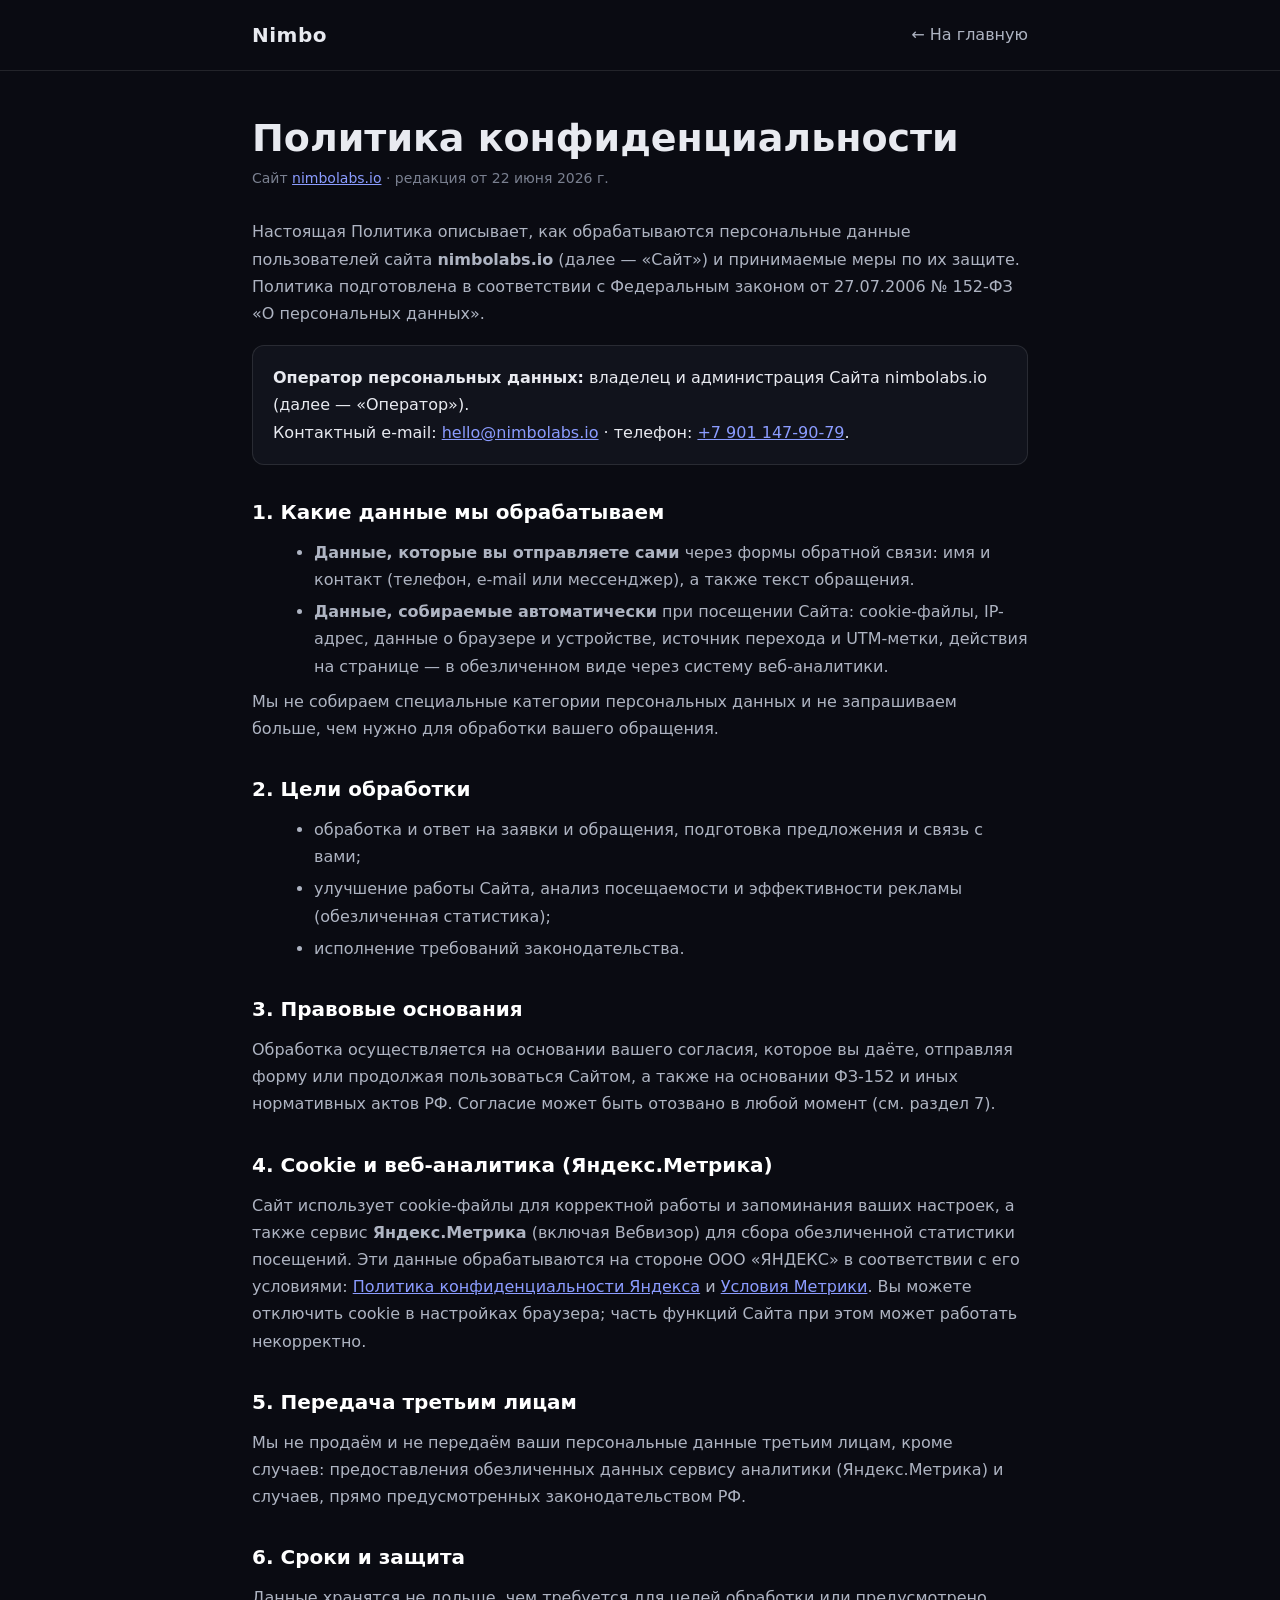
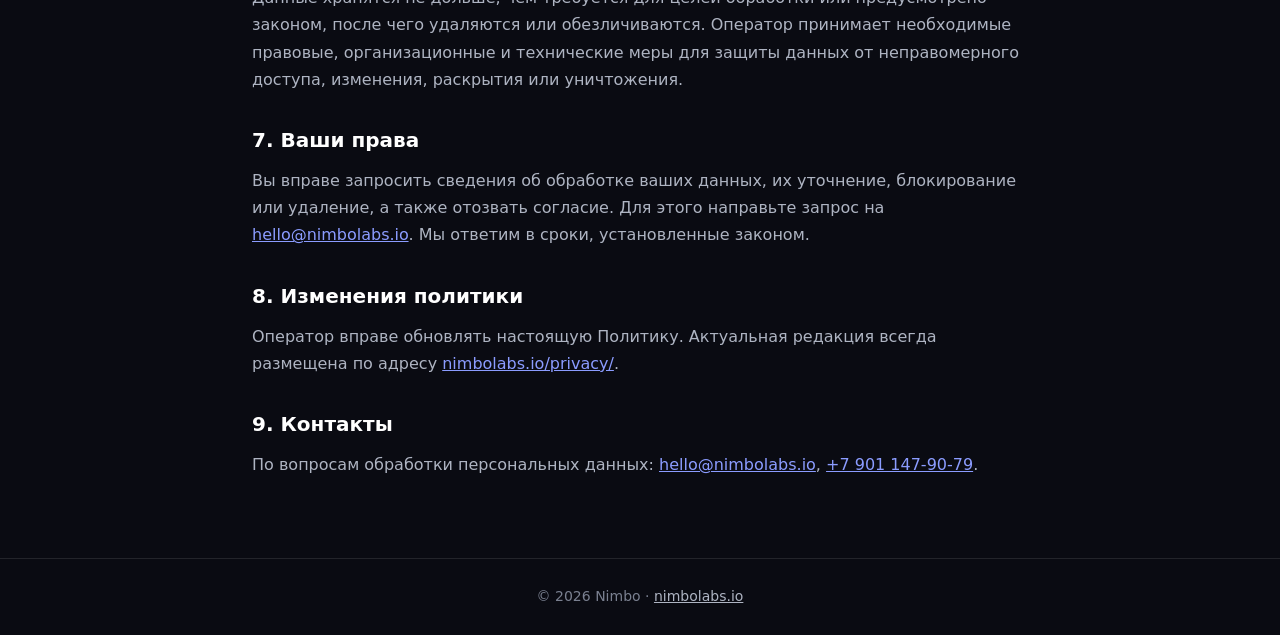
<file: privacy/index.html>
<!doctype html>
<html lang="ru">
<head>
<meta charset="utf-8">
<meta name="viewport" content="width=device-width,initial-scale=1">
<title>Политика конфиденциальности — Nimbo</title>
<meta name="description" content="Политика конфиденциальности и обработки персональных данных сайта nimbolabs.io в соответствии с ФЗ-152.">
<link rel="canonical" href="https://nimbolabs.io/privacy/">
<meta name="robots" content="noindex,follow">
<style>
:root{--bg:#0a0b12;--ink:#e8eaf0;--soft:#aeb4c2;--mut:#7a8090;--acc:#8b9cff;--line:rgba(255,255,255,.1)}
*{margin:0;box-sizing:border-box}
body{background:var(--bg);color:var(--ink);font:16px/1.7 -apple-system,Segoe UI,Inter,system-ui,sans-serif}
a{color:var(--acc)}
.wrap{max-width:820px;margin:0 auto;padding:32px 22px 80px}
header{border-bottom:1px solid var(--line);padding:18px 0}
header .wrap{padding:0 22px;display:flex;align-items:center;justify-content:space-between}
.brand{font-weight:800;font-size:20px;letter-spacing:.5px}
.brand a{color:var(--ink);text-decoration:none}
h1{font-size:clamp(26px,4vw,38px);margin:14px 0 6px;line-height:1.15}
.upd{color:var(--mut);font-size:14px;margin-bottom:28px}
h2{font-size:20px;margin:30px 0 10px;color:#fff}
p,li{color:var(--soft)}
ul{margin:8px 0 8px 22px}
li{margin:5px 0}
.box{background:#11131c;border:1px solid var(--line);border-radius:12px;padding:18px 20px;margin:18px 0}
footer{border-top:1px solid var(--line);color:var(--mut);font-size:14px;text-align:center;padding:26px 16px}
footer a{color:var(--soft)}
</style>
</head>
<body>
<header><div class="wrap"><div class="brand"><a href="/">Nimbo</a></div><a href="/" style="color:var(--soft);text-decoration:none">← На главную</a></div></header>
<main class="wrap">
  <h1>Политика конфиденциальности</h1>
  <div class="upd">Сайт <a href="https://nimbolabs.io/">nimbolabs.io</a> · редакция от 22 июня 2026 г.</div>

  <p>Настоящая Политика описывает, как обрабатываются персональные данные пользователей сайта <b>nimbolabs.io</b> (далее — «Сайт») и принимаемые меры по их защите. Политика подготовлена в соответствии с Федеральным законом от 27.07.2006 № 152-ФЗ «О персональных данных».</p>

  <div class="box">
    <b>Оператор персональных данных:</b> владелец и администрация Сайта nimbolabs.io (далее — «Оператор»).<br>
    Контактный e-mail: <a href="mailto:hello@nimbolabs.io">hello@nimbolabs.io</a> · телефон: <a href="tel:+79011479079">+7 901 147‑90‑79</a>.
  </div>

  <h2>1. Какие данные мы обрабатываем</h2>
  <ul>
    <li><b>Данные, которые вы отправляете сами</b> через формы обратной связи: имя и контакт (телефон, e-mail или мессенджер), а также текст обращения.</li>
    <li><b>Данные, собираемые автоматически</b> при посещении Сайта: cookie-файлы, IP-адрес, данные о браузере и устройстве, источник перехода и UTM-метки, действия на странице — в обезличенном виде через систему веб-аналитики.</li>
  </ul>
  <p>Мы не собираем специальные категории персональных данных и не запрашиваем больше, чем нужно для обработки вашего обращения.</p>

  <h2>2. Цели обработки</h2>
  <ul>
    <li>обработка и ответ на заявки и обращения, подготовка предложения и связь с вами;</li>
    <li>улучшение работы Сайта, анализ посещаемости и эффективности рекламы (обезличенная статистика);</li>
    <li>исполнение требований законодательства.</li>
  </ul>

  <h2>3. Правовые основания</h2>
  <p>Обработка осуществляется на основании вашего согласия, которое вы даёте, отправляя форму или продолжая пользоваться Сайтом, а также на основании ФЗ-152 и иных нормативных актов РФ. Согласие может быть отозвано в любой момент (см. раздел 7).</p>

  <h2>4. Cookie и веб-аналитика (Яндекс.Метрика)</h2>
  <p>Сайт использует cookie-файлы для корректной работы и запоминания ваших настроек, а также сервис <b>Яндекс.Метрика</b> (включая Вебвизор) для сбора обезличенной статистики посещений. Эти данные обрабатываются на стороне ООО «ЯНДЕКС» в соответствии с его условиями: <a href="https://yandex.ru/legal/confidential/" target="_blank" rel="noopener">Политика конфиденциальности Яндекса</a> и <a href="https://yandex.ru/legal/metrica_agreement/" target="_blank" rel="noopener">Условия Метрики</a>. Вы можете отключить cookie в настройках браузера; часть функций Сайта при этом может работать некорректно.</p>

  <h2>5. Передача третьим лицам</h2>
  <p>Мы не продаём и не передаём ваши персональные данные третьим лицам, кроме случаев: предоставления обезличенных данных сервису аналитики (Яндекс.Метрика) и случаев, прямо предусмотренных законодательством РФ.</p>

  <h2>6. Сроки и защита</h2>
  <p>Данные хранятся не дольше, чем требуется для целей обработки или предусмотрено законом, после чего удаляются или обезличиваются. Оператор принимает необходимые правовые, организационные и технические меры для защиты данных от неправомерного доступа, изменения, раскрытия или уничтожения.</p>

  <h2>7. Ваши права</h2>
  <p>Вы вправе запросить сведения об обработке ваших данных, их уточнение, блокирование или удаление, а также отозвать согласие. Для этого направьте запрос на <a href="mailto:hello@nimbolabs.io">hello@nimbolabs.io</a>. Мы ответим в сроки, установленные законом.</p>

  <h2>8. Изменения политики</h2>
  <p>Оператор вправе обновлять настоящую Политику. Актуальная редакция всегда размещена по адресу <a href="https://nimbolabs.io/privacy/">nimbolabs.io/privacy/</a>.</p>

  <h2>9. Контакты</h2>
  <p>По вопросам обработки персональных данных: <a href="mailto:hello@nimbolabs.io">hello@nimbolabs.io</a>, <a href="tel:+79011479079">+7 901 147‑90‑79</a>.</p>
</main>
<footer>© 2026 Nimbo · <a href="/">nimbolabs.io</a></footer>
</body>
</html>
</file>
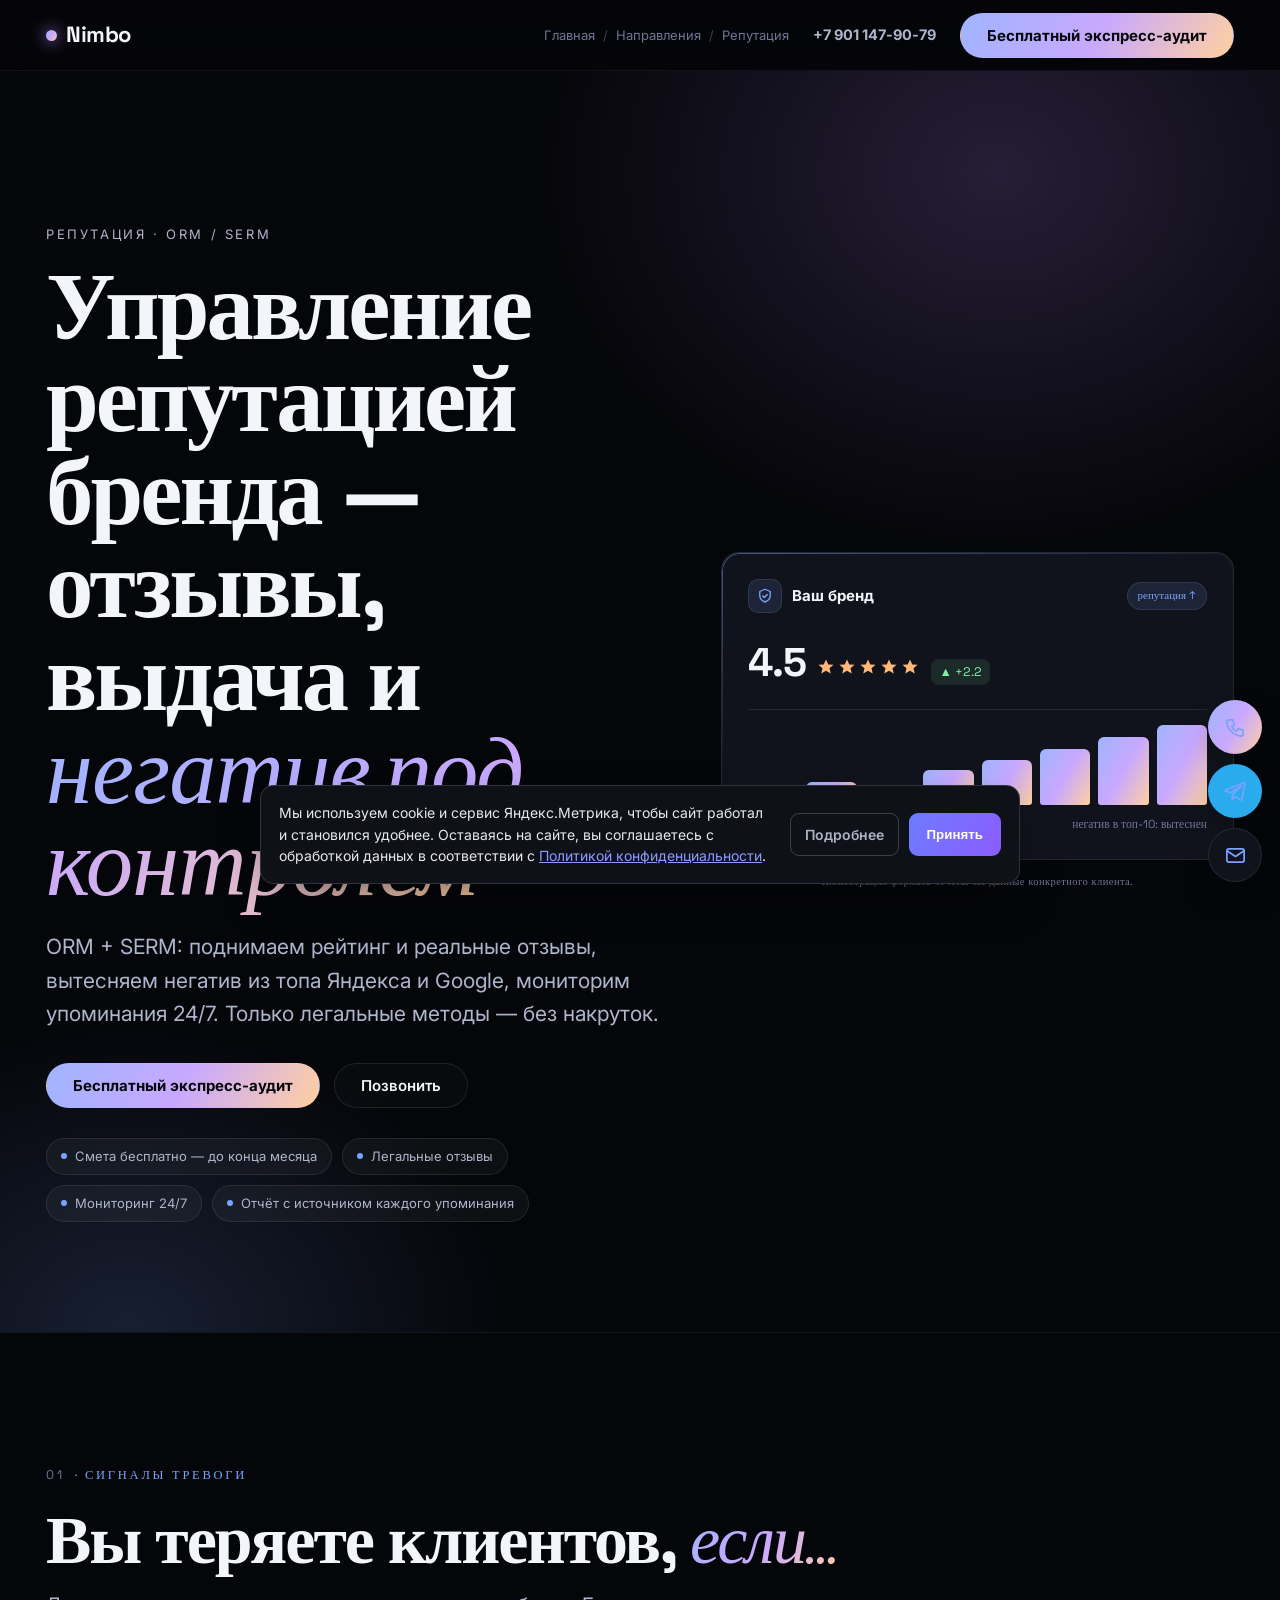
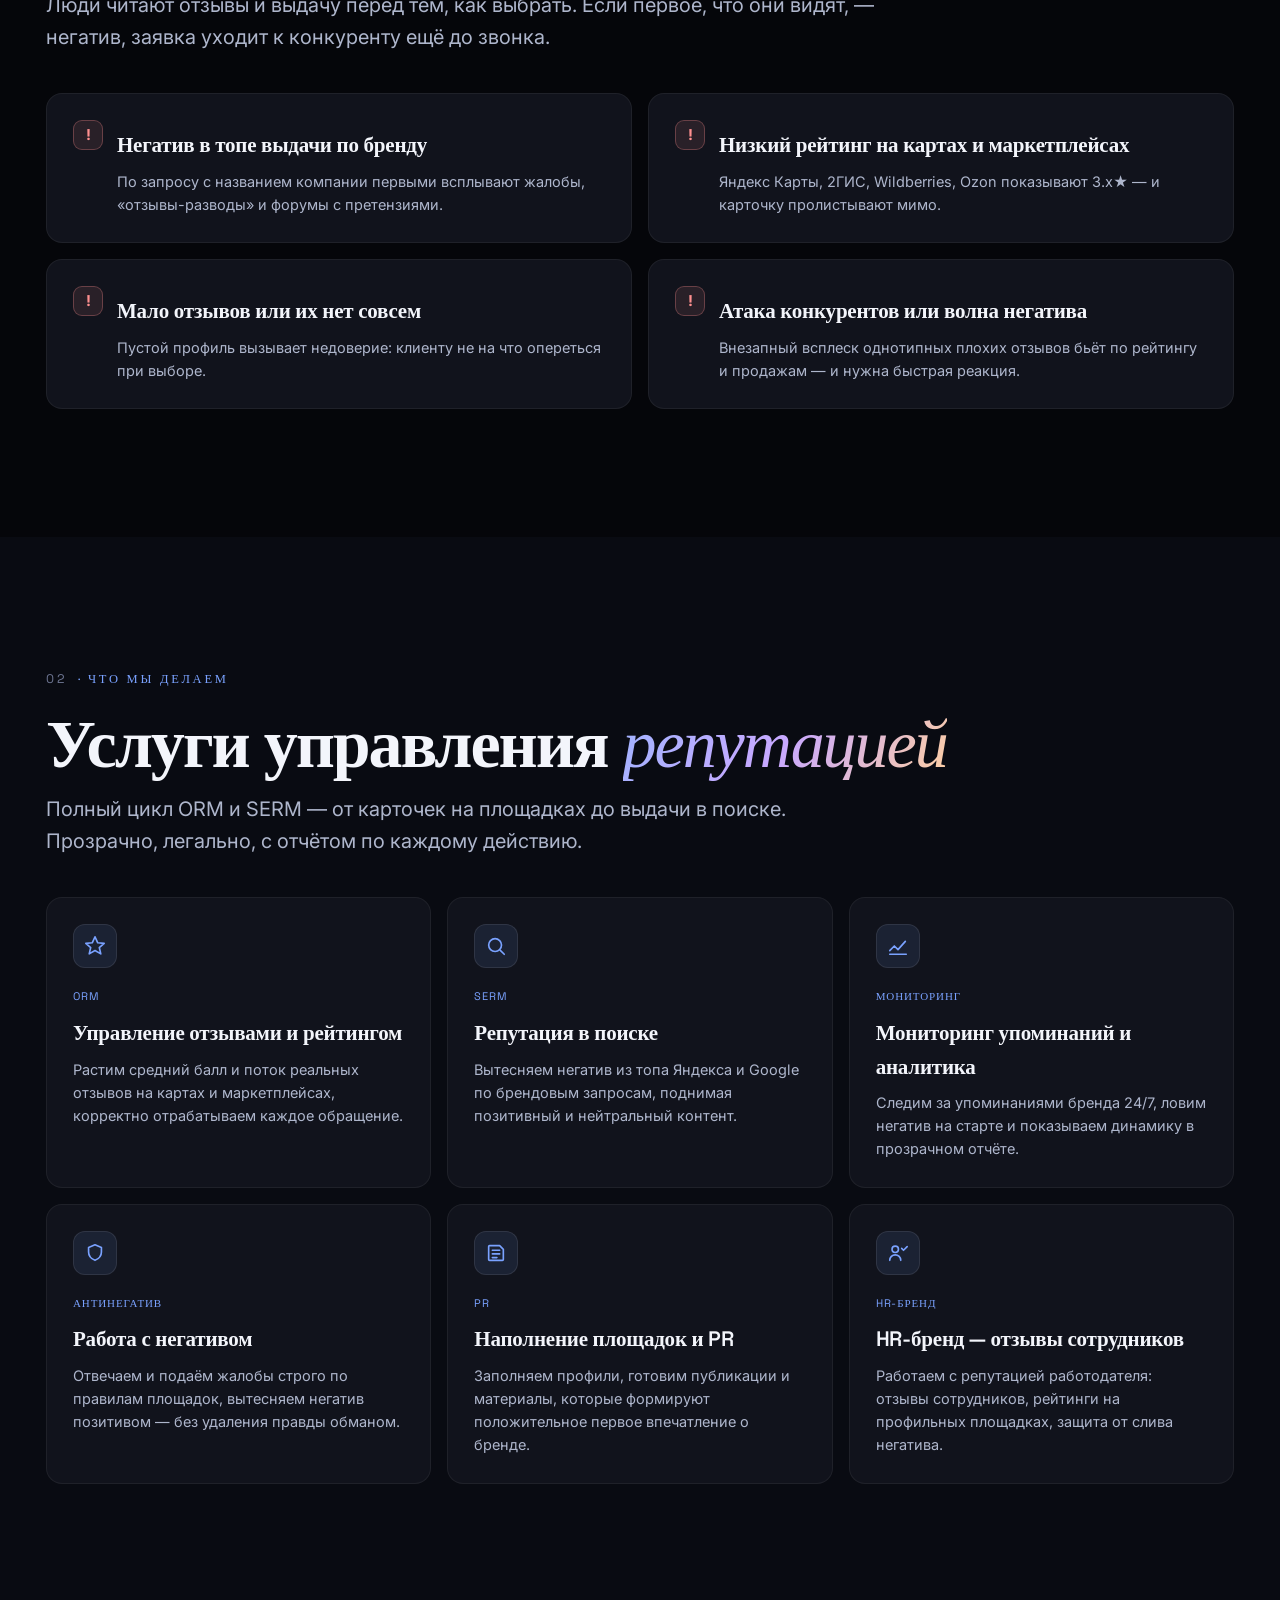
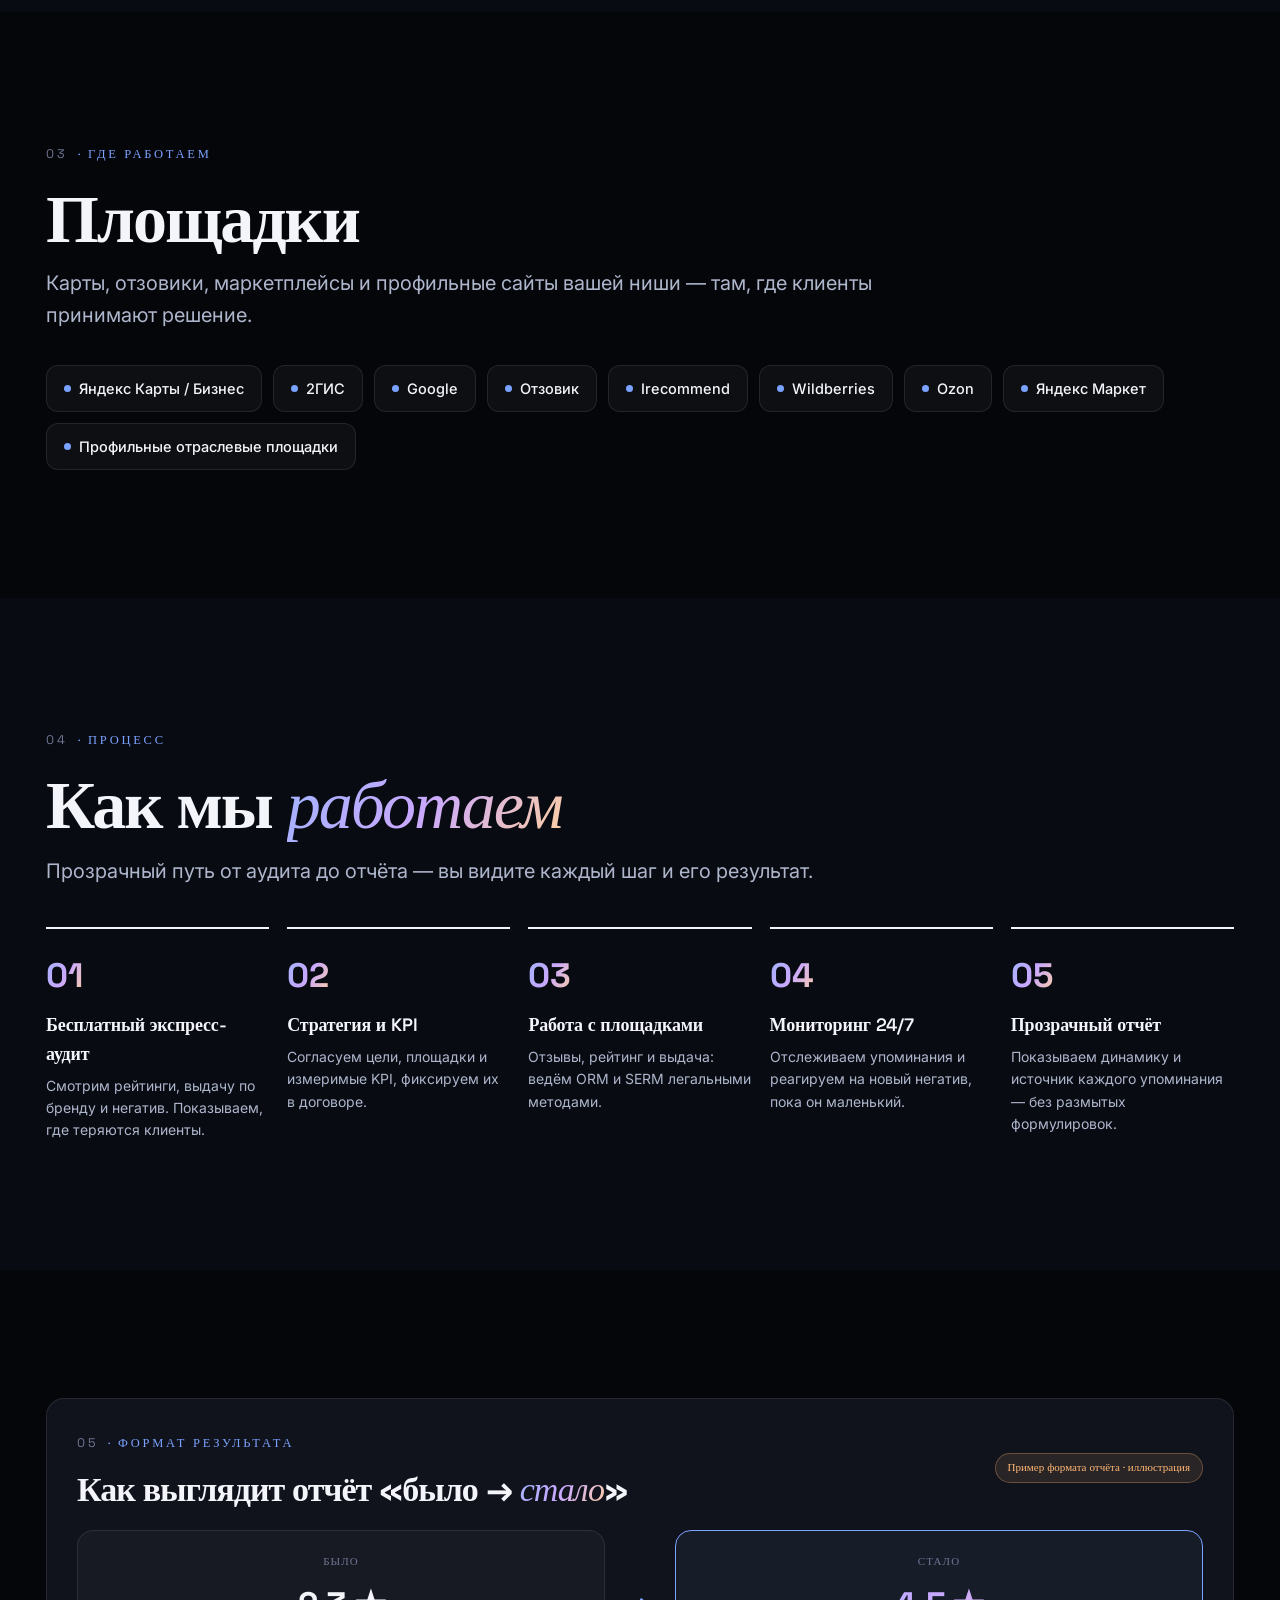
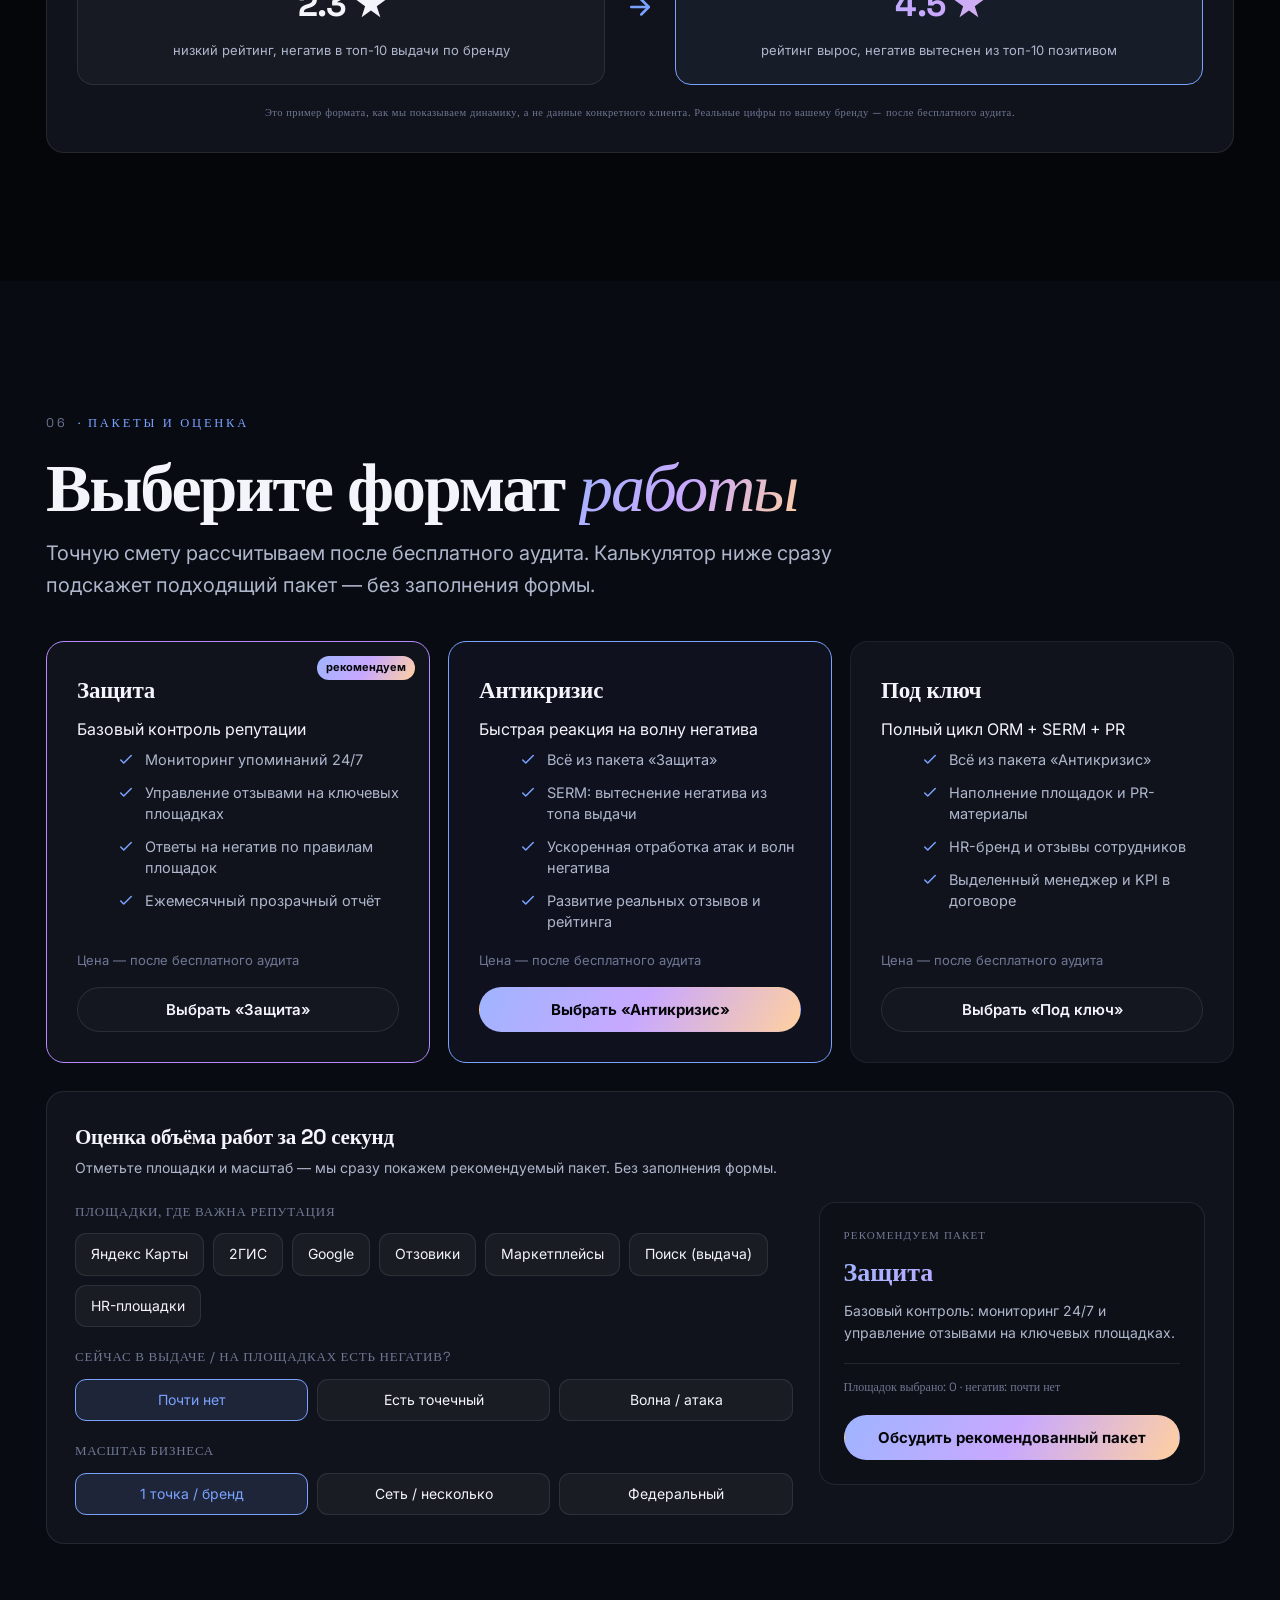
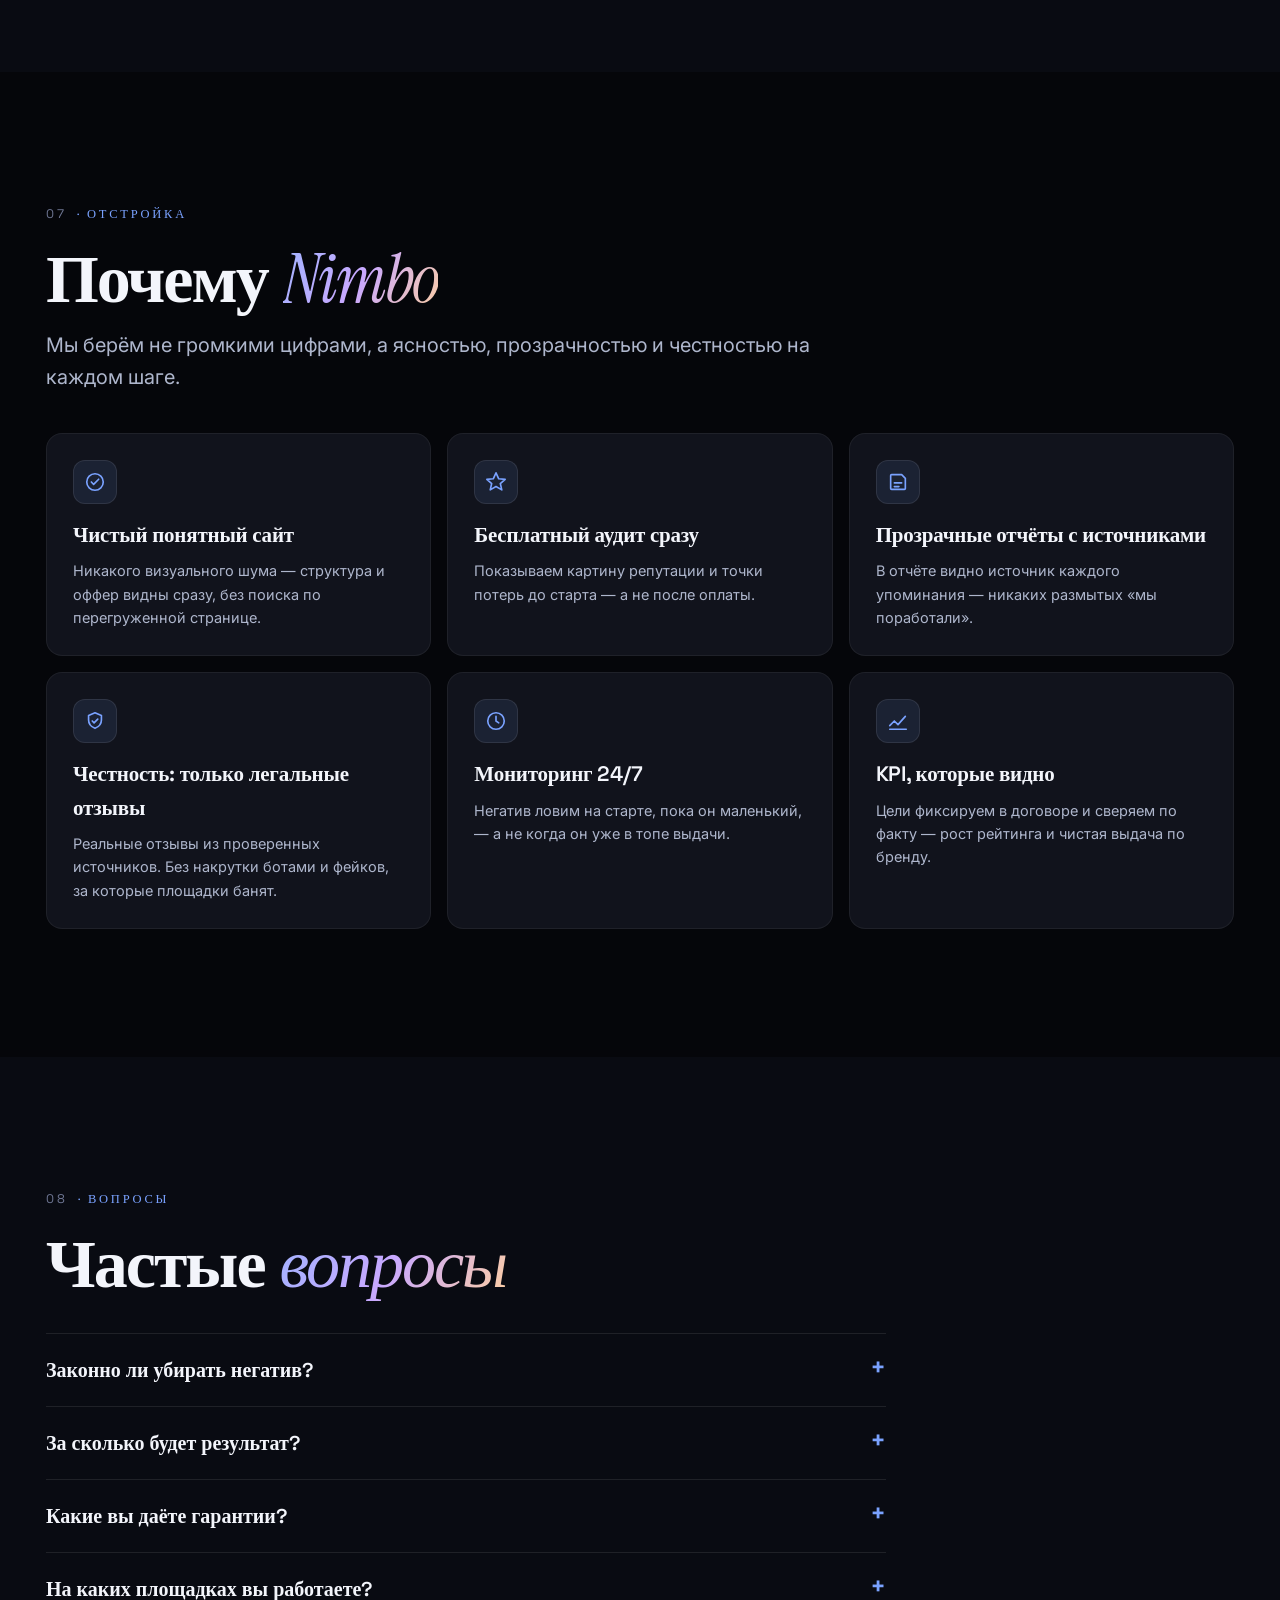
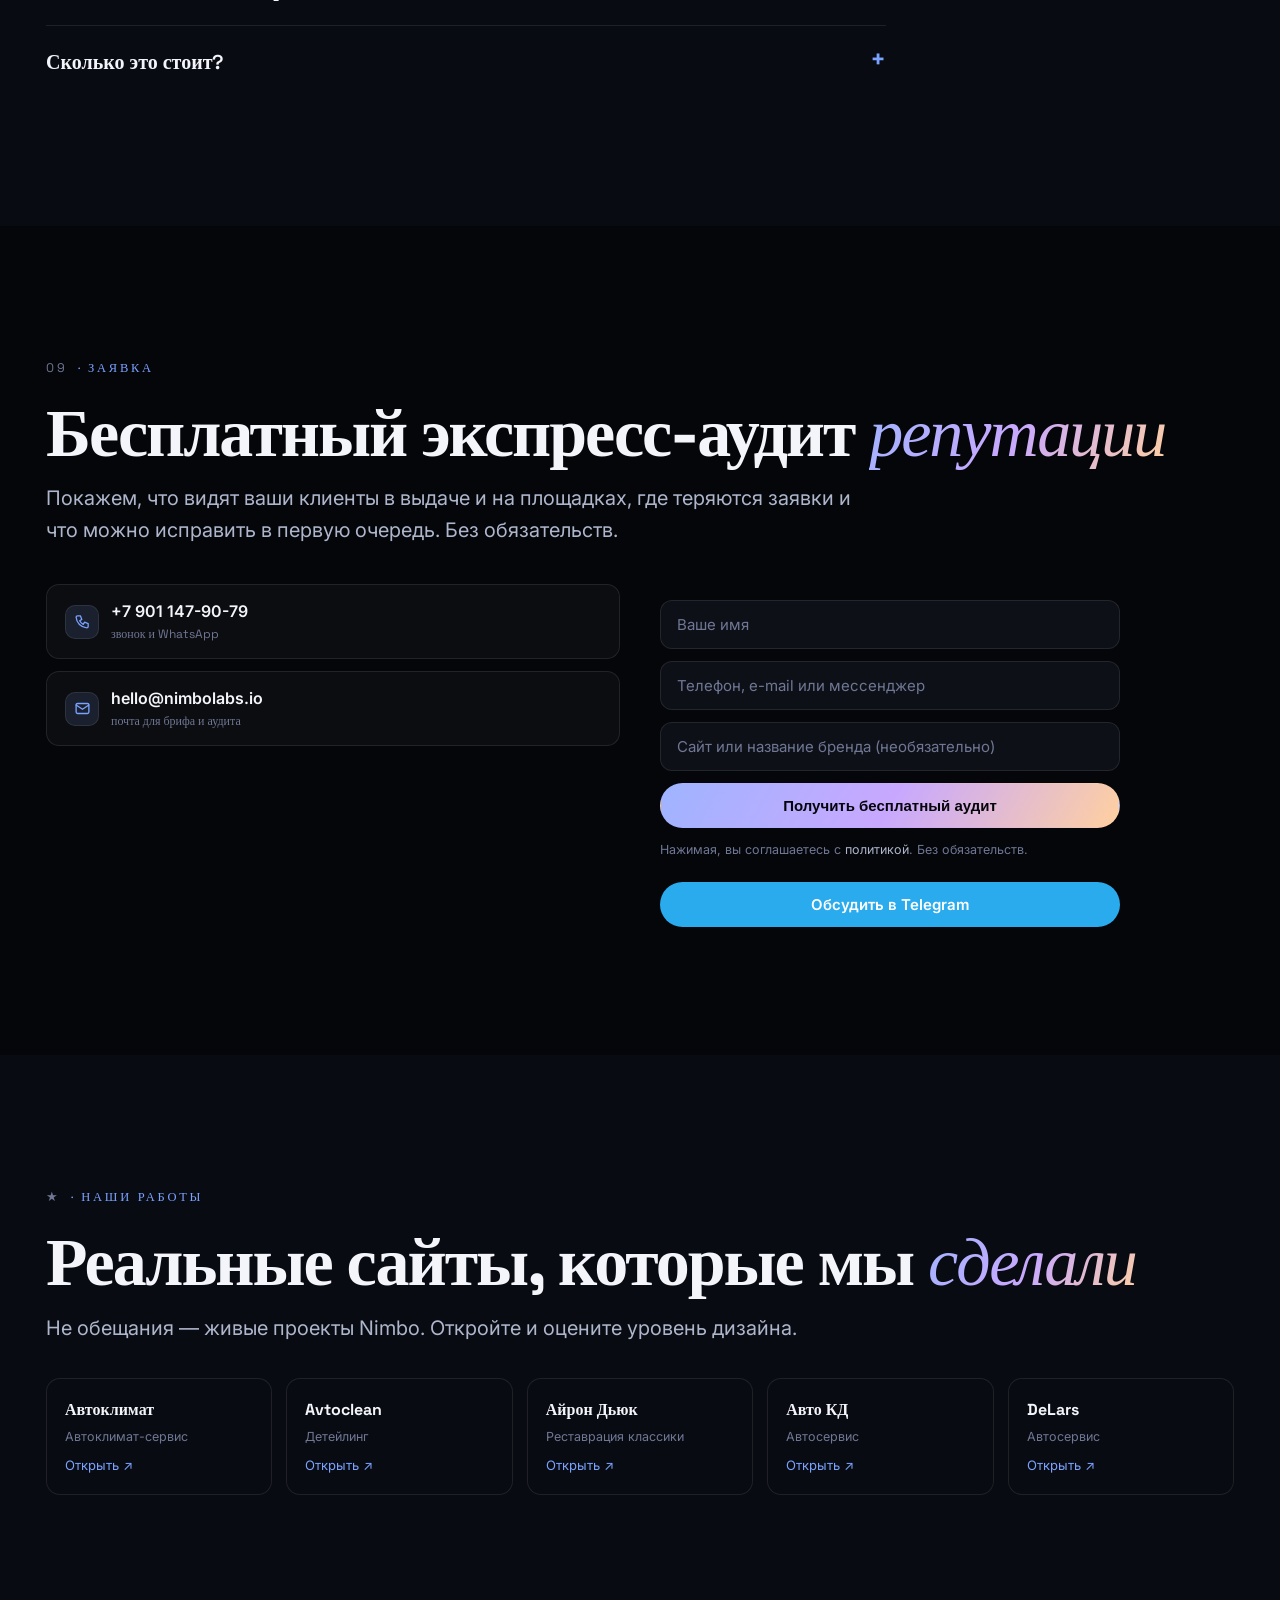
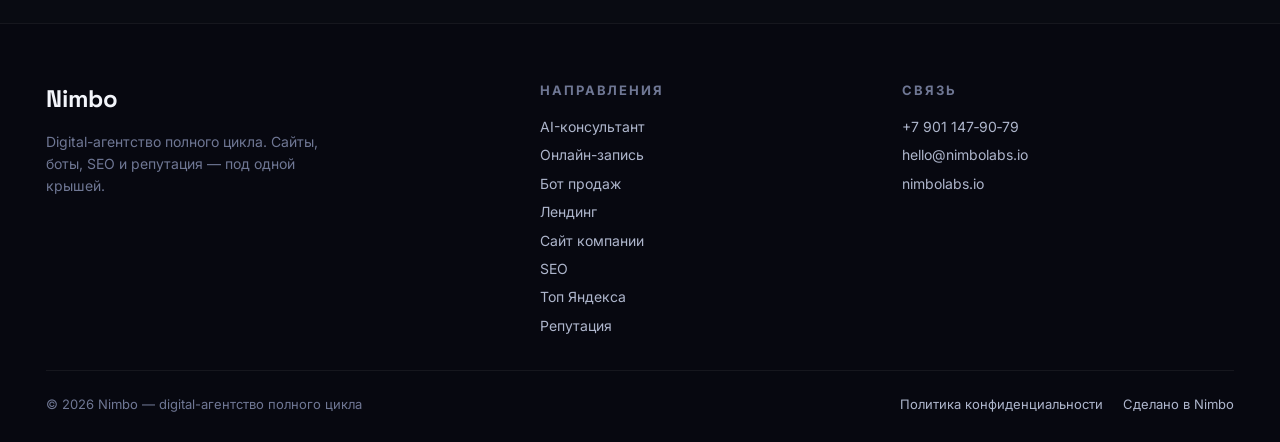
<file: reputation/index.html>
<!DOCTYPE html>
<html lang="ru">
<head>
<meta charset="utf-8">
<meta name="viewport" content="width=device-width, initial-scale=1, viewport-fit=cover">
<title>Управление репутацией бренда ORM/SERM — Nimbo</title>
<meta name="description" content="Управляем репутацией: отзывы, рейтинг, вытеснение негатива из топа выдачи, мониторинг 24/7. Только легальные методы. Бесплатный аудит.">
<link rel="canonical" href="https://nimbolabs.io/reputation/">
<meta name="theme-color" content="#05060a">
<meta name="geo.region" content="RU">
<meta name="geo.placename" content="Россия">

<!-- Open Graph -->
<meta property="og:type" content="website">
<meta property="og:locale" content="ru_RU">
<meta property="og:site_name" content="Nimbo">
<meta property="og:url" content="https://nimbolabs.io/reputation/">
<meta property="og:title" content="Управление репутацией бренда — отзывы, выдача и негатив под контролем">
<meta property="og:description" content="ORM + SERM: поднимаем рейтинг и реальные отзывы, вытесняем негатив из топа, мониторим упоминания 24/7. Только легальные отзывы. Бесплатный экспресс-аудит.">
<!-- Twitter -->
<meta name="twitter:card" content="summary_large_image">
<meta name="twitter:title" content="Управление репутацией бренда — Nimbo ORM/SERM">
<meta name="twitter:description" content="Поднимаем рейтинг и реальные отзывы, вытесняем негатив из топа, мониторим 24/7. Только легальные отзывы, без накруток. Бесплатный экспресс-аудит репутации.">

<link rel="stylesheet" href="/assets/nimbo.css">

<!-- JSON-LD: Service -->
<script type="application/ld+json">
{
  "@context":"https://schema.org",
  "@type":"Service",
  "serviceType":"Управление репутацией бренда (ORM/SERM)",
  "provider":{
    "@type":"Organization",
    "name":"Nimbo",
    "url":"https://nimbolabs.io/",
    "areaServed":{"@type":"Country","name":"Россия"},
    "telephone":"+7-901-147-90-79",
    "email":"hello@nimbolabs.io"
  },
  "areaServed":{"@type":"Country","name":"Россия"},
  "url":"https://nimbolabs.io/reputation/",
  "description":"ORM и SERM: управление отзывами и рейтингом, вытеснение негатива из топа Яндекса и Google, мониторинг упоминаний 24/7, работа с площадками, PR и HR-бренд. Только легальные отзывы из проверенных источников.",
  "hasOfferCatalog":{
    "@type":"OfferCatalog",
    "name":"Услуги управления репутацией",
    "itemListElement":[
      {"@type":"Offer","itemOffered":{"@type":"Service","name":"Управление отзывами и рейтингом (ORM)"}},
      {"@type":"Offer","itemOffered":{"@type":"Service","name":"Репутация в поиске / SERM — вытеснение негатива из топа"}},
      {"@type":"Offer","itemOffered":{"@type":"Service","name":"Мониторинг упоминаний и аналитика"}},
      {"@type":"Offer","itemOffered":{"@type":"Service","name":"Работа с негативом — легально, через площадки"}},
      {"@type":"Offer","itemOffered":{"@type":"Service","name":"Наполнение площадок и PR"}},
      {"@type":"Offer","itemOffered":{"@type":"Service","name":"HR-бренд — отзывы сотрудников"}}
    ]
  }
}
</script>
<!-- JSON-LD: BreadcrumbList -->
<script type="application/ld+json">
{
  "@context":"https://schema.org",
  "@type":"BreadcrumbList",
  "itemListElement":[
    {"@type":"ListItem","position":1,"name":"Nimbo","item":"https://nimbolabs.io/"},
    {"@type":"ListItem","position":2,"name":"Репутация","item":"https://nimbolabs.io/reputation/"}
  ]
}
</script>
<!-- JSON-LD: FAQPage -->
<script type="application/ld+json">
{
  "@context":"https://schema.org",
  "@type":"FAQPage",
  "mainEntity":[
    {"@type":"Question","name":"Законно ли убирать негатив?","acceptedAnswer":{"@type":"Answer","text":"Да, мы работаем только легальными методами: официальные ответы и жалобы по правилам площадок, вытеснение негатива позитивным реальным контентом в выдаче, развитие отзывов от настоящих клиентов. Мы не удаляем правдивые отзывы обманом и не используем накрутку ботами."}},
    {"@type":"Question","name":"За сколько будет результат?","acceptedAnswer":{"@type":"Answer","text":"Честно: первые сдвиги обычно видны в течение 1–3 месяцев. Точные сроки зависят от площадок, объёма негатива и стартового состояния репутации — конкретику называем после бесплатного аудита."}},
    {"@type":"Question","name":"Какие гарантии вы даёте?","acceptedAnswer":{"@type":"Answer","text":"Фиксируем KPI в договоре, работаем только с легальными реальными отзывами из проверенных источников, предоставляем прозрачный отчёт с указанием источника каждого упоминания и подписываем NDA. Мы не обещаем «100% топ» — это было бы нечестно."}},
    {"@type":"Question","name":"На каких площадках вы работаете?","acceptedAnswer":{"@type":"Answer","text":"Яндекс Карты и Яндекс Бизнес, 2ГИС, Google, Отзовик, Irecommend, маркетплейсы Wildberries, Ozon, Яндекс Маркет, а также профильные отраслевые площадки вашей ниши."}},
    {"@type":"Question","name":"Сколько это стоит?","acceptedAnswer":{"@type":"Answer","text":"Стоимость зависит от количества площадок, объёма работ и состояния репутации. Мы рассчитываем смету после бесплатного экспресс-аудита, чтобы цена соответствовала реальной задаче, а не усреднённому прайсу."}}
  ]
}
</script>

<!-- Yandex.Metrika -->
<script type="text/javascript">
   (function(m,e,t,r,i,k,a){m[i]=m[i]||function(){(m[i].a=m[i].a||[]).push(arguments)};
   m[i].l=1*new Date();
   for (var j = 0; j < document.scripts.length; j++) {if (document.scripts[j].src === r) { return; }}
   k=e.createElement(t),a=e.getElementsByTagName(t)[0],k.async=1,k.src=r,a.parentNode.insertBefore(k,a)})
   (window, document, "script", "https://mc.yandex.ru/metrika/tag.js", "ym");
   ym(109998862, "init", { clickmap:true, trackLinks:true, accurateTrackBounce:true, webvisor:true });
</script>
<noscript><div><img src="https://mc.yandex.ru/watch/109998862" style="position:absolute; left:-9999px;" alt=""></div></noscript>

<!-- мини-стиль ТОЛЬКО для уникальных блоков (карточка-отчёт, было→стало, калькулятор). Цвета — строго токены nimbo.css -->
<style>
/* HERO визуал: карточка-отчёт */
.shield-card{position:relative;background:var(--card);border:1px solid var(--line);border-radius:18px;padding:26px;overflow:hidden}
.shield-card::before{content:"";position:absolute;inset:0;border-radius:18px;padding:1px;
  background:linear-gradient(160deg,rgba(122,162,255,.5),transparent 45%);
  -webkit-mask:linear-gradient(#000 0 0) content-box,linear-gradient(#000 0 0);
  -webkit-mask-composite:xor;mask-composite:exclude;pointer-events:none}
.sc-top{display:flex;align-items:center;justify-content:space-between;margin-bottom:18px}
.sc-brand{display:flex;align-items:center;gap:10px;font-weight:700;font-size:15px}
.sc-shield{width:34px;height:34px;border-radius:10px;display:grid;place-items:center;
  background:rgba(122,162,255,.12);border:1px solid var(--line)}
.sc-shield svg{width:18px;height:18px;stroke:var(--a1)}
.sc-badge{font-family:'Space Grotesk';font-size:11px;color:var(--a1);background:rgba(122,162,255,.12);
  border:1px solid var(--line);border-radius:999px;padding:4px 10px}
.rating-row{display:flex;align-items:baseline;gap:12px;margin:6px 0 14px}
.rating-num{font-family:'Space Grotesk';font-weight:700;font-size:40px;letter-spacing:-.03em}
.stars{display:flex;gap:3px}
.stars svg{width:18px;height:18px;fill:var(--a3)}
.delta{font-family:'Space Grotesk';font-size:12.5px;color:var(--ok);background:rgba(126,240,166,.1);
  border-radius:8px;padding:3px 8px;display:inline-flex;align-items:center;gap:4px}
.chart{height:96px;display:flex;align-items:flex-end;gap:8px;margin-top:6px;padding-top:8px;border-top:1px solid var(--line)}
.bar{flex:1;background:var(--chrome);border-radius:6px 6px 3px 3px;min-height:8px;transition:height 1.1s cubic-bezier(.2,.8,.2,1)}
.sc-foot{display:flex;justify-content:space-between;font-size:11.5px;color:var(--mut);font-family:'Space Grotesk';margin-top:10px}
.illu-tag{font-family:'Space Grotesk';font-size:10.5px;color:var(--mut);text-align:center;margin-top:14px;letter-spacing:.04em}
.hero-grid{display:grid;grid-template-columns:1.1fr .9fr;gap:48px;align-items:center}
@media(max-width:900px){.hero-grid{grid-template-columns:1fr;gap:34px}}

/* боль-карточка с красным маркером */
.pain .x{flex:none;width:30px;height:30px;border-radius:9px;display:grid;place-items:center;
  background:rgba(255,144,144,.1);border:1px solid rgba(255,144,144,.3);color:var(--bad);font-weight:700;font-size:15px}
.ncard.pain{display:flex;gap:14px;align-items:flex-start}

/* площадки-чипы */
.plat{display:inline-flex;align-items:center;gap:8px;font-size:14.5px;color:var(--ink);font-weight:500;
  background:rgba(255,255,255,.04);border:1px solid var(--line);border-radius:12px;padding:11px 17px}
.plat .pd{width:7px;height:7px;border-radius:50%;background:var(--a1)}
.plats-wrap{display:flex;flex-wrap:wrap;gap:11px;margin-top:34px}

/* пакеты — чек-листы */
.pk ul{list-style:none;padding:0;margin:14px 0 18px;display:grid;gap:9px;flex:1}
.pk li{display:flex;gap:9px;font-size:14px;color:var(--ink)}
.pk li svg{flex:none;width:17px;height:17px;stroke:var(--a1);fill:none;stroke-width:2.4;margin-top:3px}
.pk .pk-sub{color:var(--soft);font-size:13.5px;margin:6px 0 0}
.pk .price-note{font-family:'Space Grotesk';font-size:13.5px;color:var(--a1);margin-top:auto;padding-top:8px}
.price.feat{border-color:var(--a1);background:rgba(122,162,255,.05)}

/* блок было→стало */
.case{background:var(--card);border:1px solid var(--line);border-radius:18px;padding:30px}
.case-head{display:flex;align-items:center;justify-content:space-between;flex-wrap:wrap;gap:12px;margin-bottom:22px}
.case-head .illu-pill{font-family:'Space Grotesk';font-size:11px;color:var(--a3);background:rgba(255,184,119,.1);
  border:1px solid rgba(255,184,119,.3);border-radius:999px;padding:5px 12px}
.ba{display:grid;grid-template-columns:1fr auto 1fr;gap:20px;align-items:center}
.ba-col{background:rgba(255,255,255,.03);border:1px solid var(--line);border-radius:16px;padding:22px;text-align:center}
.ba-col.after{border-color:var(--a1);background:rgba(122,162,255,.06)}
.ba-col .lbl{font-family:'Space Grotesk';font-size:11px;letter-spacing:.1em;text-transform:uppercase;color:var(--mut)}
.ba-col .big{font-family:'Space Grotesk';font-weight:700;font-size:34px;margin:8px 0 4px;letter-spacing:-.02em}
.ba-col.after .big{color:transparent;background:var(--chrome);-webkit-background-clip:text;background-clip:text}
.ba-col small{color:var(--soft);font-size:13px}
.ba-arrow{display:grid;place-items:center}
.ba-arrow svg{width:30px;height:30px;stroke:var(--a1);fill:none;stroke-width:2}
@media(max-width:560px){.ba{grid-template-columns:1fr;gap:14px}.ba-arrow{transform:rotate(90deg)}}

/* КАЛЬКУЛЯТОР (открыт без формы) */
.calc{background:var(--card);border:1px solid var(--line);border-radius:18px;padding:28px}
.calc h3{font-family:'Space Grotesk';font-size:21px;font-weight:700;margin-bottom:4px}
.calc .csub{color:var(--soft);font-size:14px;margin-bottom:22px}
.calc-grid{display:grid;grid-template-columns:1.3fr .7fr;gap:26px;align-items:start}
.calc-field{margin-bottom:20px}
.calc-field>label{display:block;font-size:13px;font-family:'Space Grotesk';letter-spacing:.06em;text-transform:uppercase;color:var(--mut);margin-bottom:11px}
.opts{display:flex;flex-wrap:wrap;gap:9px}
.opt{position:relative;cursor:pointer}
.opt input{position:absolute;opacity:0;width:0;height:0}
.opt span{display:inline-flex;align-items:center;gap:7px;font-size:14px;padding:9px 15px;border-radius:11px;
  background:rgba(255,255,255,.04);border:1px solid var(--line);transition:all .15s;color:var(--ink)}
.opt input:checked+span{background:rgba(122,162,255,.12);border-color:var(--a1);color:var(--a1)}
.opt input:focus-visible+span{outline:2px solid var(--a1);outline-offset:2px}
.scale-row{display:flex;gap:9px}
.scale-row .opt{flex:1}
.scale-row .opt span{justify-content:center;width:100%}
.calc-out{background:var(--panel);border:1px solid var(--line);border-radius:16px;padding:24px;position:sticky;top:84px}
.calc-out .ro-lbl{font-family:'Space Grotesk';font-size:11px;letter-spacing:.1em;text-transform:uppercase;color:var(--mut)}
.calc-out .ro-pkg{font-family:'Space Grotesk';font-weight:700;font-size:26px;color:transparent;background:var(--chrome);-webkit-background-clip:text;background-clip:text;margin:8px 0 6px}
.calc-out .ro-desc{color:var(--soft);font-size:14px;margin-bottom:18px}
.calc-out .ro-meta{font-family:'Space Grotesk';font-size:12px;color:var(--mut);border-top:1px solid var(--line);padding-top:14px;margin-bottom:18px}
.calc-out .btn{width:100%}
@media(max-width:900px){.calc-grid{grid-template-columns:1fr}.calc-out{position:static}}

/* контакты-плитки в форме */
.contacts{display:grid;gap:12px;margin-top:8px}
.contacts a{display:flex;align-items:center;gap:12px;background:rgba(255,255,255,.03);border:1px solid var(--line);
  border-radius:13px;padding:14px 18px;font-weight:600;transition:border-color .15s,transform .15s;color:var(--ink)}
.contacts a:hover{border-color:var(--a1);transform:translateX(3px)}
.contacts a .ci{width:34px;height:34px;border-radius:10px;display:grid;place-items:center;
  background:rgba(122,162,255,.12);border:1px solid var(--line);flex:none}
.contacts a .ci svg{width:17px;height:17px;stroke:var(--a1);fill:none;stroke-width:1.9}
.contacts a small{display:block;color:var(--mut);font-weight:400;font-size:12px;font-family:'Space Grotesk'}
.final-grid{display:grid;grid-template-columns:1fr 1fr;gap:40px;align-items:start}
@media(max-width:900px){.final-grid{grid-template-columns:1fr;gap:28px}}

/* svc-иконки на токенах */
.svc-ic{width:44px;height:44px;border-radius:12px;display:grid;place-items:center;margin-bottom:14px;
  background:rgba(122,162,255,.1);border:1px solid var(--line)}
.svc-ic svg{width:22px;height:22px;stroke:var(--a1);fill:none;stroke-width:1.8}
.svc-tag{font-family:'Space Grotesk';font-size:11px;color:var(--a1);letter-spacing:.08em;text-transform:uppercase}
</style>
</head>
<body>

<header class="nheader"><div class="wrap"><nav>
  <a class="nbrand" href="/"><span class="dot"></span>Nimbo</a>
  <div class="ncrumbs"><a href="/">Главная</a><span class="sep">/</span><a href="/#napravleniya">Направления</a><span class="sep">/</span><span>Репутация</span></div>
  <a class="nphone" href="tel:+79011479079">+7&nbsp;901&nbsp;147‑90‑79</a>
  <a class="btn btn-a" href="#zayavka">Бесплатный экспресс-аудит</a>
</nav></div></header>

<!-- HERO -->
<section class="nhero"><div class="wrap">
  <div class="hero-grid">
    <div>
      <div class="eyebrow">Репутация · ORM / SERM</div>
      <h1>Управление репутацией бренда — отзывы, выдача и <em>негатив под контролем</em></h1>
      <p class="sub">ORM + SERM: поднимаем рейтинг и реальные отзывы, вытесняем негатив из топа Яндекса и Google, мониторим упоминания 24/7. Только легальные методы — без накруток.</p>
      <div class="cta">
        <a class="btn btn-a" href="#zayavka">Бесплатный экспресс-аудит</a>
        <a class="btn btn-g" href="tel:+79011479079">Позвонить</a>
      </div>
      <div class="chips"><span class="chip">Смета бесплатно — до конца месяца</span>
        <span class="chip">Легальные отзывы</span>
        <span class="chip">Мониторинг 24/7</span>
        <span class="chip">Отчёт с источником каждого упоминания</span>
      </div>
    </div>

    <div class="reveal">
      <div class="shield-card" aria-hidden="true">
        <div class="sc-top">
          <div class="sc-brand">
            <span class="sc-shield"><svg viewBox="0 0 24 24" fill="none" stroke-width="1.8"><path d="M12 3l7 3v5c0 4.5-3 7.5-7 9-4-1.5-7-4.5-7-9V6l7-3z"/><path d="M9 12l2 2 4-4"/></svg></span>
            <span>Ваш&nbsp;бренд</span>
          </div>
          <span class="sc-badge">репутация ↑</span>
        </div>
        <div class="rating-row">
          <span class="rating-num">4.5</span>
          <span class="stars">
            <svg viewBox="0 0 24 24"><path d="M12 2l3 6.5 7 .6-5.3 4.6 1.6 6.9L12 17l-6.3 3.6 1.6-6.9L2 9.1l7-.6z"/></svg>
            <svg viewBox="0 0 24 24"><path d="M12 2l3 6.5 7 .6-5.3 4.6 1.6 6.9L12 17l-6.3 3.6 1.6-6.9L2 9.1l7-.6z"/></svg>
            <svg viewBox="0 0 24 24"><path d="M12 2l3 6.5 7 .6-5.3 4.6 1.6 6.9L12 17l-6.3 3.6 1.6-6.9L2 9.1l7-.6z"/></svg>
            <svg viewBox="0 0 24 24"><path d="M12 2l3 6.5 7 .6-5.3 4.6 1.6 6.9L12 17l-6.3 3.6 1.6-6.9L2 9.1l7-.6z"/></svg>
            <svg viewBox="0 0 24 24"><path d="M12 2l3 6.5 7 .6-5.3 4.6 1.6 6.9L12 17l-6.3 3.6 1.6-6.9L2 9.1l7-.6z"/></svg>
          </span>
          <span class="delta">▲ +2.2</span>
        </div>
        <div class="chart" id="heroChart">
          <span class="bar" style="height:18%"></span>
          <span class="bar" style="height:26%"></span>
          <span class="bar" style="height:22%"></span>
          <span class="bar" style="height:40%"></span>
          <span class="bar" style="height:52%"></span>
          <span class="bar" style="height:64%"></span>
          <span class="bar" style="height:78%"></span>
          <span class="bar" style="height:92%"></span>
        </div>
        <div class="sc-foot"><span>рейтинг по месяцам</span><span>негатив в топ-10: вытеснен</span></div>
      </div>
      <p class="illu-tag">Иллюстрация формата отчёта. Не данные конкретного клиента.</p>
    </div>
  </div>
</div></section>

<!-- PAINS -->
<section><div class="wrap">
  <div class="reveal">
    <div class="kick"><span class="num">01</span> · Сигналы тревоги</div>
    <h2 class="h2">Вы теряете клиентов, <em>если…</em></h2>
    <p class="lead">Люди читают отзывы и выдачу перед тем, как выбрать. Если первое, что они видят, — негатив, заявка уходит к конкуренту ещё до звонка.</p>
  </div>
  <div class="grid g2 reveal" style="margin-top:40px">
    <div class="ncard pain"><span class="x">!</span><div><h3>Негатив в топе выдачи по бренду</h3><p>По запросу с названием компании первыми всплывают жалобы, «отзывы-разводы» и форумы с претензиями.</p></div></div>
    <div class="ncard pain"><span class="x">!</span><div><h3>Низкий рейтинг на картах и маркетплейсах</h3><p>Яндекс Карты, 2ГИС, Wildberries, Ozon показывают 3.x★ — и карточку пролистывают мимо.</p></div></div>
    <div class="ncard pain"><span class="x">!</span><div><h3>Мало отзывов или их нет совсем</h3><p>Пустой профиль вызывает недоверие: клиенту не на что опереться при выборе.</p></div></div>
    <div class="ncard pain"><span class="x">!</span><div><h3>Атака конкурентов или волна негатива</h3><p>Внезапный всплеск однотипных плохих отзывов бьёт по рейтингу и продажам — и нужна быстрая реакция.</p></div></div>
  </div>
</div></section>

<!-- SERVICES -->
<section class="alt"><div class="wrap">
  <div class="reveal">
    <div class="kick"><span class="num">02</span> · Что мы делаем</div>
    <h2 class="h2">Услуги управления <em>репутацией</em></h2>
    <p class="lead">Полный цикл ORM и SERM — от карточек на площадках до выдачи в поиске. Прозрачно, легально, с отчётом по каждому действию.</p>
  </div>
  <div class="grid g3 reveal" style="margin-top:40px">
    <div class="ncard">
      <div class="svc-ic"><svg viewBox="0 0 24 24"><path d="M12 2l3 6.5 7 .6-5.3 4.6 1.6 6.9L12 17l-6.3 3.6 1.6-6.9L2 9.1l7-.6z"/></svg></div>
      <span class="svc-tag">ORM</span>
      <h3>Управление отзывами и рейтингом</h3>
      <p>Растим средний балл и поток реальных отзывов на картах и маркетплейсах, корректно отрабатываем каждое обращение.</p>
    </div>
    <div class="ncard">
      <div class="svc-ic"><svg viewBox="0 0 24 24"><circle cx="11" cy="11" r="7"/><path d="M21 21l-4.3-4.3"/></svg></div>
      <span class="svc-tag">SERM</span>
      <h3>Репутация в поиске</h3>
      <p>Вытесняем негатив из топа Яндекса и Google по брендовым запросам, поднимая позитивный и нейтральный контент.</p>
    </div>
    <div class="ncard">
      <div class="svc-ic"><svg viewBox="0 0 24 24"><path d="M3 17l5-5 4 4 8-9"/><path d="M3 21h18"/></svg></div>
      <span class="svc-tag">Мониторинг</span>
      <h3>Мониторинг упоминаний и аналитика</h3>
      <p>Следим за упоминаниями бренда 24/7, ловим негатив на старте и показываем динамику в прозрачном отчёте.</p>
    </div>
    <div class="ncard">
      <div class="svc-ic"><svg viewBox="0 0 24 24"><path d="M12 3l7 3v5c0 4.5-3 7.5-7 9-4-1.5-7-4.5-7-9V6l7-3z"/></svg></div>
      <span class="svc-tag">Антинегатив</span>
      <h3>Работа с негативом</h3>
      <p>Отвечаем и подаём жалобы строго по правилам площадок, вытесняем негатив позитивом — без удаления правды обманом.</p>
    </div>
    <div class="ncard">
      <div class="svc-ic"><svg viewBox="0 0 24 24"><path d="M4 19V5a1 1 0 011-1h11l4 4v11a1 1 0 01-1 1H5a1 1 0 01-1-1z"/><path d="M8 9h8M8 13h8M8 17h5"/></svg></div>
      <span class="svc-tag">PR</span>
      <h3>Наполнение площадок и PR</h3>
      <p>Заполняем профили, готовим публикации и материалы, которые формируют положительное первое впечатление о бренде.</p>
    </div>
    <div class="ncard">
      <div class="svc-ic"><svg viewBox="0 0 24 24"><circle cx="9" cy="8" r="3.5"/><path d="M3 20c0-3.3 2.7-6 6-6s6 2.7 6 6"/><path d="M16 7l2 2 4-4"/></svg></div>
      <span class="svc-tag">HR-бренд</span>
      <h3>HR-бренд — отзывы сотрудников</h3>
      <p>Работаем с репутацией работодателя: отзывы сотрудников, рейтинги на профильных площадках, защита от слива негатива.</p>
    </div>
  </div>
</div></section>

<!-- PLATFORMS -->
<section><div class="wrap">
  <div class="reveal">
    <div class="kick"><span class="num">03</span> · Где работаем</div>
    <h2 class="h2">Площадки</h2>
    <p class="lead">Карты, отзовики, маркетплейсы и профильные сайты вашей ниши — там, где клиенты принимают решение.</p>
  </div>
  <div class="plats-wrap reveal">
    <span class="plat"><span class="pd"></span> Яндекс Карты / Бизнес</span>
    <span class="plat"><span class="pd"></span> 2ГИС</span>
    <span class="plat"><span class="pd"></span> Google</span>
    <span class="plat"><span class="pd"></span> Отзовик</span>
    <span class="plat"><span class="pd"></span> Irecommend</span>
    <span class="plat"><span class="pd"></span> Wildberries</span>
    <span class="plat"><span class="pd"></span> Ozon</span>
    <span class="plat"><span class="pd"></span> Яндекс Маркет</span>
    <span class="plat"><span class="pd"></span> Профильные отраслевые площадки</span>
  </div>
</div></section>

<!-- STEPS -->
<section class="alt"><div class="wrap">
  <div class="reveal">
    <div class="kick"><span class="num">04</span> · Процесс</div>
    <h2 class="h2">Как мы <em>работаем</em></h2>
    <p class="lead">Прозрачный путь от аудита до отчёта — вы видите каждый шаг и его результат.</p>
  </div>
  <div class="steps reveal">
    <div class="step"><h3>Бесплатный экспресс-аудит</h3><p>Смотрим рейтинги, выдачу по бренду и негатив. Показываем, где теряются клиенты.</p></div>
    <div class="step"><h3>Стратегия и KPI</h3><p>Согласуем цели, площадки и измеримые KPI, фиксируем их в договоре.</p></div>
    <div class="step"><h3>Работа с площадками</h3><p>Отзывы, рейтинг и выдача: ведём ORM и SERM легальными методами.</p></div>
    <div class="step"><h3>Мониторинг 24/7</h3><p>Отслеживаем упоминания и реагируем на новый негатив, пока он маленький.</p></div>
    <div class="step"><h3>Прозрачный отчёт</h3><p>Показываем динамику и источник каждого упоминания — без размытых формулировок.</p></div>
  </div>
</div></section>

<!-- CASE -->
<section><div class="wrap reveal">
  <div class="case">
    <div class="case-head">
      <div>
        <div class="kick"><span class="num">05</span> · Формат результата</div>
        <h2 class="h2" style="font-size:clamp(22px,3vw,34px)">Как выглядит отчёт «было&nbsp;→&nbsp;<em>стало</em>»</h2>
      </div>
      <span class="illu-pill">Пример формата отчёта · иллюстрация</span>
    </div>
    <div class="ba">
      <div class="ba-col before">
        <div class="lbl">Было</div>
        <div class="big">2.3 ★</div>
        <small>низкий рейтинг, негатив в топ-10 выдачи по бренду</small>
      </div>
      <div class="ba-arrow"><svg viewBox="0 0 24 24"><path d="M5 12h14"/><path d="M13 6l6 6-6 6"/></svg></div>
      <div class="ba-col after">
        <div class="lbl">Стало</div>
        <div class="big">4.5 ★</div>
        <small>рейтинг вырос, негатив вытеснен из топ-10 позитивом</small>
      </div>
    </div>
    <p class="illu-tag" style="margin-top:20px">Это пример формата, как мы показываем динамику, а не данные конкретного клиента. Реальные цифры по вашему бренду — после бесплатного аудита.</p>
  </div>
</div></section>

<!-- PACKAGES + CALC -->
<section class="alt" id="packages"><div class="wrap">
  <div class="reveal">
    <div class="kick"><span class="num">06</span> · Пакеты и оценка</div>
    <h2 class="h2">Выберите формат <em>работы</em></h2>
    <p class="lead">Точную смету рассчитываем после бесплатного аудита. Калькулятор ниже сразу подскажет подходящий пакет — без заполнения формы.</p>
  </div>

  <div class="price-grid reveal">
    <div class="price" data-pkg="Защита">
      <h3>Защита</h3>
      <div class="pk-sub">Базовый контроль репутации</div>
      <ul>
        <li><svg viewBox="0 0 24 24"><path d="M5 12l4 4L19 6"/></svg> Мониторинг упоминаний 24/7</li>
        <li><svg viewBox="0 0 24 24"><path d="M5 12l4 4L19 6"/></svg> Управление отзывами на ключевых площадках</li>
        <li><svg viewBox="0 0 24 24"><path d="M5 12l4 4L19 6"/></svg> Ответы на негатив по правилам площадок</li>
        <li><svg viewBox="0 0 24 24"><path d="M5 12l4 4L19 6"/></svg> Ежемесячный прозрачный отчёт</li>
      </ul>
      <div class="price-note">Цена — после бесплатного аудита</div>
      <a class="btn btn-g" href="#zayavka" onclick="selectPkg('Защита')" style="margin-top:16px">Выбрать «Защита»</a>
    </div>
    <div class="price feat" data-pkg="Антикризис">
      <h3>Антикризис</h3>
      <div class="pk-sub">Быстрая реакция на волну негатива</div>
      <ul>
        <li><svg viewBox="0 0 24 24"><path d="M5 12l4 4L19 6"/></svg> Всё из пакета «Защита»</li>
        <li><svg viewBox="0 0 24 24"><path d="M5 12l4 4L19 6"/></svg> SERM: вытеснение негатива из топа выдачи</li>
        <li><svg viewBox="0 0 24 24"><path d="M5 12l4 4L19 6"/></svg> Ускоренная отработка атак и волн негатива</li>
        <li><svg viewBox="0 0 24 24"><path d="M5 12l4 4L19 6"/></svg> Развитие реальных отзывов и рейтинга</li>
      </ul>
      <div class="price-note">Цена — после бесплатного аудита</div>
      <a class="btn btn-a" href="#zayavka" onclick="selectPkg('Антикризис')" style="margin-top:16px">Выбрать «Антикризис»</a>
    </div>
    <div class="price" data-pkg="Под ключ">
      <h3>Под ключ</h3>
      <div class="pk-sub">Полный цикл ORM + SERM + PR</div>
      <ul>
        <li><svg viewBox="0 0 24 24"><path d="M5 12l4 4L19 6"/></svg> Всё из пакета «Антикризис»</li>
        <li><svg viewBox="0 0 24 24"><path d="M5 12l4 4L19 6"/></svg> Наполнение площадок и PR-материалы</li>
        <li><svg viewBox="0 0 24 24"><path d="M5 12l4 4L19 6"/></svg> HR-бренд и отзывы сотрудников</li>
        <li><svg viewBox="0 0 24 24"><path d="M5 12l4 4L19 6"/></svg> Выделенный менеджер и KPI в договоре</li>
      </ul>
      <div class="price-note">Цена — после бесплатного аудита</div>
      <a class="btn btn-g" href="#zayavka" onclick="selectPkg('Под ключ')" style="margin-top:16px">Выбрать «Под ключ»</a>
    </div>
  </div>

  <div class="calc reveal" style="margin-top:28px">
    <h3>Оценка объёма работ за 20 секунд</h3>
    <p class="csub">Отметьте площадки и масштаб — мы сразу покажем рекомендуемый пакет. Без заполнения формы.</p>
    <div class="calc-grid">
      <div>
        <div class="calc-field">
          <label>Площадки, где важна репутация</label>
          <div class="opts" id="platOpts">
            <label class="opt"><input type="checkbox" class="cplat" value="1"><span>Яндекс Карты</span></label>
            <label class="opt"><input type="checkbox" class="cplat" value="1"><span>2ГИС</span></label>
            <label class="opt"><input type="checkbox" class="cplat" value="1"><span>Google</span></label>
            <label class="opt"><input type="checkbox" class="cplat" value="1"><span>Отзовики</span></label>
            <label class="opt"><input type="checkbox" class="cplat" value="1"><span>Маркетплейсы</span></label>
            <label class="opt"><input type="checkbox" class="cplat" value="1"><span>Поиск (выдача)</span></label>
            <label class="opt"><input type="checkbox" class="cplat" value="1"><span>HR-площадки</span></label>
          </div>
        </div>
        <div class="calc-field">
          <label>Сейчас в выдаче / на площадках есть негатив?</label>
          <div class="scale-row" id="negOpts" role="radiogroup">
            <label class="opt"><input type="radio" name="neg" value="0" checked><span>Почти нет</span></label>
            <label class="opt"><input type="radio" name="neg" value="1"><span>Есть точечный</span></label>
            <label class="opt"><input type="radio" name="neg" value="2"><span>Волна / атака</span></label>
          </div>
        </div>
        <div class="calc-field">
          <label>Масштаб бизнеса</label>
          <div class="scale-row" id="scaleOpts" role="radiogroup">
            <label class="opt"><input type="radio" name="scale" value="0" checked><span>1 точка / бренд</span></label>
            <label class="opt"><input type="radio" name="scale" value="1"><span>Сеть / несколько</span></label>
            <label class="opt"><input type="radio" name="scale" value="2"><span>Федеральный</span></label>
          </div>
        </div>
      </div>
      <div class="calc-out" aria-live="polite">
        <div class="ro-lbl">Рекомендуем пакет</div>
        <div class="ro-pkg" id="recPkg">Защита</div>
        <div class="ro-desc" id="recDesc">Базовый контроль: мониторинг 24/7 и управление отзывами на ключевых площадках.</div>
        <div class="ro-meta" id="recMeta">Площадок выбрано: 0 · негатив: почти нет</div>
        <a class="btn btn-a" href="#zayavka" onclick="selectPkg(document.getElementById('recPkg').textContent)">Обсудить рекомендованный пакет</a>
      </div>
    </div>
  </div>
</div></section>

<!-- WHY -->
<section><div class="wrap">
  <div class="reveal">
    <div class="kick"><span class="num">07</span> · Отстройка</div>
    <h2 class="h2">Почему <em>Nimbo</em></h2>
    <p class="lead">Мы берём не громкими цифрами, а ясностью, прозрачностью и честностью на каждом шаге.</p>
  </div>
  <div class="grid g3 reveal" style="margin-top:40px">
    <div class="ncard"><div class="svc-ic"><svg viewBox="0 0 24 24"><circle cx="12" cy="12" r="9"/><path d="M8 12l2.5 2.5L16 9"/></svg></div><h3>Чистый понятный сайт</h3><p>Никакого визуального шума — структура и оффер видны сразу, без поиска по перегруженной странице.</p></div>
    <div class="ncard"><div class="svc-ic"><svg viewBox="0 0 24 24"><path d="M12 2l3 6.5 7 .6-5.3 4.6 1.6 6.9L12 17l-6.3 3.6 1.6-6.9L2 9.1l7-.6z"/></svg></div><h3>Бесплатный аудит сразу</h3><p>Показываем картину репутации и точки потерь до старта — а не после оплаты.</p></div>
    <div class="ncard"><div class="svc-ic"><svg viewBox="0 0 24 24"><path d="M4 19V5a1 1 0 011-1h11l4 4v11a1 1 0 01-1 1H5a1 1 0 01-1-1z"/><path d="M8 13h8M8 17h5"/></svg></div><h3>Прозрачные отчёты с источниками</h3><p>В отчёте видно источник каждого упоминания — никаких размытых «мы поработали».</p></div>
    <div class="ncard"><div class="svc-ic"><svg viewBox="0 0 24 24"><path d="M12 3l7 3v5c0 4.5-3 7.5-7 9-4-1.5-7-4.5-7-9V6l7-3z"/><path d="M9 12l2 2 4-4"/></svg></div><h3>Честность: только легальные отзывы</h3><p>Реальные отзывы из проверенных источников. Без накрутки ботами и фейков, за которые площадки банят.</p></div>
    <div class="ncard"><div class="svc-ic"><svg viewBox="0 0 24 24"><circle cx="12" cy="12" r="9"/><path d="M12 7v5l3 2"/></svg></div><h3>Мониторинг 24/7</h3><p>Негатив ловим на старте, пока он маленький, — а не когда он уже в топе выдачи.</p></div>
    <div class="ncard"><div class="svc-ic"><svg viewBox="0 0 24 24"><path d="M3 17l5-5 4 4 8-9"/><path d="M3 21h18"/></svg></div><h3>KPI, которые видно</h3><p>Цели фиксируем в договоре и сверяем по факту — рост рейтинга и чистая выдача по бренду.</p></div>
  </div>
</div></section>

<!-- FAQ -->
<section class="alt"><div class="wrap">
  <div class="reveal">
    <div class="kick"><span class="num">08</span> · Вопросы</div>
    <h2 class="h2">Частые <em>вопросы</em></h2>
  </div>
  <div class="faq reveal">
    <details class="qa"><summary>Законно ли убирать негатив?</summary><p>Да. Мы работаем только легальными методами: официальные ответы и жалобы строго по правилам площадок, вытеснение негатива позитивным реальным контентом в выдаче, развитие отзывов от настоящих клиентов. Мы не удаляем правдивые отзывы обманом и не используем накрутку ботами.</p></details>
    <details class="qa"><summary>За сколько будет результат?</summary><p>Честно: первые сдвиги обычно видны в течение 1–3 месяцев. Точные сроки зависят от площадок, объёма негатива и стартового состояния репутации — конкретику называем после бесплатного аудита.</p></details>
    <details class="qa"><summary>Какие вы даёте гарантии?</summary><p>Фиксируем KPI в договоре, работаем только с легальными реальными отзывами из проверенных источников, даём прозрачный отчёт с источником каждого упоминания и подписываем NDA. Мы не обещаем «100% топ» — это было бы нечестно по отношению к вам.</p></details>
    <details class="qa"><summary>На каких площадках вы работаете?</summary><p>Яндекс Карты и Яндекс Бизнес, 2ГИС, Google, Отзовик, Irecommend, маркетплейсы Wildberries, Ozon и Яндекс Маркет, а также профильные отраслевые площадки вашей ниши.</p></details>
    <details class="qa"><summary>Сколько это стоит?</summary><p>Стоимость зависит от количества площадок, объёма работ и состояния репутации. Мы рассчитываем смету после бесплатного экспресс-аудита, чтобы цена соответствовала реальной задаче, а не усреднённому прайсу.</p></details>
  </div>
</div></section>

<!-- ЗАЯВКА -->
<section id="zayavka"><div class="wrap">
  <div class="kick"><span class="num">09</span> · Заявка</div>
  <h2 class="h2">Бесплатный экспресс-аудит <em>репутации</em></h2>
  <p class="lead">Покажем, что видят ваши клиенты в выдаче и на площадках, где теряются заявки и что можно исправить в первую очередь. Без обязательств.</p>
  <div class="final-grid" style="margin-top:30px">
    <div>
      <div class="contacts">
        <a href="tel:+79011479079">
          <span class="ci"><svg viewBox="0 0 24 24"><path d="M5 4h4l2 5-3 2a12 12 0 005 5l2-3 5 2v4a2 2 0 01-2 2A16 16 0 013 6a2 2 0 012-2z"/></svg></span>
          <span>+7 901 147-90-79<small>звонок и WhatsApp</small></span>
        </a>
        <a href="mailto:hello@nimbolabs.io">
          <span class="ci"><svg viewBox="0 0 24 24"><rect x="3" y="5" width="18" height="14" rx="2"/><path d="M3 7l9 6 9-6"/></svg></span>
          <span>hello@nimbolabs.io<small>почта для брифа и аудита</small></span>
        </a>
      </div>
    </div>
    <form class="nform" id="leadForm" data-lead-slug="reputation" action="#" novalidate>
      <input name="website" type="text" tabindex="-1" autocomplete="off" aria-hidden="true" style="position:absolute;left:-9999px;width:0;height:0;opacity:0">
      <input name="name" placeholder="Ваше имя" autocomplete="name" required>
      <input name="contact" placeholder="Телефон, e-mail или мессенджер" required>
      <input name="brand" placeholder="Сайт или название бренда (необязательно)">
      <input type="hidden" name="utm_source"><input type="hidden" name="utm_medium"><input type="hidden" name="utm_campaign"><input type="hidden" name="utm_content"><input type="hidden" name="utm_term"><input type="hidden" name="lid"><input type="hidden" name="package">
      <div id="pkgChip" class="microcopy" style="display:none;color:var(--a1);font-weight:600;margin-bottom:2px"></div>
      <button class="btn btn-a" type="submit">Получить бесплатный аудит</button>
      <span class="microcopy">Нажимая, вы соглашаетесь с <a href="/privacy/" style="color:var(--soft)">политикой</a>. Без обязательств.</span>
    </form>
  </div>
</div></section>

<!-- FOOTER -->
<footer class="nfooter"><div class="wrap">
  <div class="cols">
    <div><div class="big">Nimbo</div><p style="color:var(--mut);margin-top:12px;max-width:34ch">Digital-агентство полного цикла. Сайты, боты, SEO и репутация — под одной крышей.</p></div>
    <div><h4>Направления</h4><a href="/bots/ai-assistant/">AI-консультант</a><a href="/bots/booking/">Онлайн-запись</a><a href="/bots/sales/">Бот продаж</a><a href="/sites/landing/">Лендинг</a><a href="/sites/corporate/">Сайт компании</a><a href="/seo/promotion/">SEO</a><a href="/seo/top/">Топ Яндекса</a><a href="/reputation/">Репутация</a></div>
    <div><h4>Связь</h4><a href="tel:+79011479079">+7 901 147‑90‑79</a><a href="mailto:hello@nimbolabs.io">hello@nimbolabs.io</a><a href="/">nimbolabs.io</a></div>
  </div>
  <div class="nimbo-credit"><span>© 2026 Nimbo — digital-агентство полного цикла</span><span class="nc-links"><a href="/privacy/">Политика конфиденциальности</a><a href="https://nimbolabs.io/?utm_source=landing&utm_medium=footer&utm_campaign=reputation">Сделано в Nimbo</a></span></div>
</div></footer>
<div class="ncallbar"><a class="c1" href="#zayavka">Оставить заявку</a><a class="c2" href="tel:+79011479079">Позвонить</a></div>

<script>
/* hero chart animate once visible */
(function(){
  var c=document.getElementById('heroChart');if(!c)return;
  var bars=c.querySelectorAll('.bar');var heights=[];
  bars.forEach(function(b){heights.push(b.style.height);b.style.height='6%';});
  var io=new IntersectionObserver(function(es){es.forEach(function(e){if(e.isIntersecting){
    bars.forEach(function(b,i){setTimeout(function(){b.style.height=heights[i];},i*70);});io.disconnect();}})},{threshold:.4});
  io.observe(c);
})();

/* UTM / lid trap */
(function(){var p=new URLSearchParams(location.search);['utm_source','utm_medium','utm_campaign','utm_content','utm_term'].forEach(function(k){var el=document.querySelector('[name='+k+']');if(el)el.value=p.get(k)||'';});var lid=document.querySelector('[name=lid]');if(lid)lid.value=p.get('lid')||'';try{if(p.get('lid'))ym(109998862,'params',{lid:p.get('lid')});}catch(e){}})();

/* calculator — recommend a package, no form gate */
(function(){
  var plats=document.querySelectorAll('.cplat');
  var negs=document.querySelectorAll('input[name="neg"]');
  var scales=document.querySelectorAll('input[name="scale"]');
  var pkgEl=document.getElementById('recPkg'),descEl=document.getElementById('recDesc'),metaEl=document.getElementById('recMeta');
  var negLabels=['почти нет','точечный','волна/атака'];
  function val(list){for(var i=0;i<list.length;i++){if(list[i].checked)return +list[i].value;}return 0;}
  function count(){var c=0;plats.forEach(function(p){if(p.checked)c++;});return c;}
  function recalc(){
    var c=count(),neg=val(negs),sc=val(scales);
    var score=c+neg*2+sc;
    var pkg,desc;
    if(neg>=2 || score>=8){
      pkg='Под ключ';
      desc='Большой объём и/или активная волна негатива: полный цикл ORM + SERM + PR, HR-бренд, выделенный менеджер и KPI в договоре.';
    }else if(neg>=1 || score>=4){
      pkg='Антикризис';
      desc='Есть негатив для отработки: подключаем SERM-вытеснение из топа, ускоренную реакцию и развитие реальных отзывов.';
    }else{
      pkg='Защита';
      desc='Базовый контроль: мониторинг 24/7 и управление отзывами на ключевых площадках.';
    }
    pkgEl.textContent=pkg;descEl.textContent=desc;
    document.querySelectorAll(".price").forEach(function(c){c.classList.toggle("is-rec",c.getAttribute("data-pkg")===pkg);});
    metaEl.textContent='Площадок выбрано: '+c+' · негатив: '+negLabels[neg];
  }
  plats.forEach(function(p){p.addEventListener('change',recalc);});
  negs.forEach(function(p){p.addEventListener('change',recalc);});
  scales.forEach(function(p){p.addEventListener('change',recalc);});
  recalc();
})();

/* form submit обрабатывается общим /assets/lead-submit.js (см. data-lead-slug на форме) */
</script>

<script>function selectPkg(name){var f=document.getElementById("leadForm");if(f&&f.package)f.package.value=name;var chip=document.getElementById("pkgChip");if(chip){chip.textContent="Выбран пакет: «"+name+"»";chip.style.display="block";}document.querySelectorAll(".price").forEach(function(c){c.classList.toggle("is-sel",c.getAttribute("data-pkg")===name);});var z=document.getElementById("zayavka");if(z)z.scrollIntoView({behavior:"smooth"});}</script>
<script src="/assets/cookie.js" defer></script>
<script>var io=new IntersectionObserver(function(es){es.forEach(function(e){if(e.isIntersecting){e.target.classList.add('in');io.unobserve(e.target);}})},{threshold:.12});document.querySelectorAll('.reveal').forEach(function(el){io.observe(el);});</script>
<script defer src="/assets/lead-submit.js"></script>
</body>
</html>
</file>
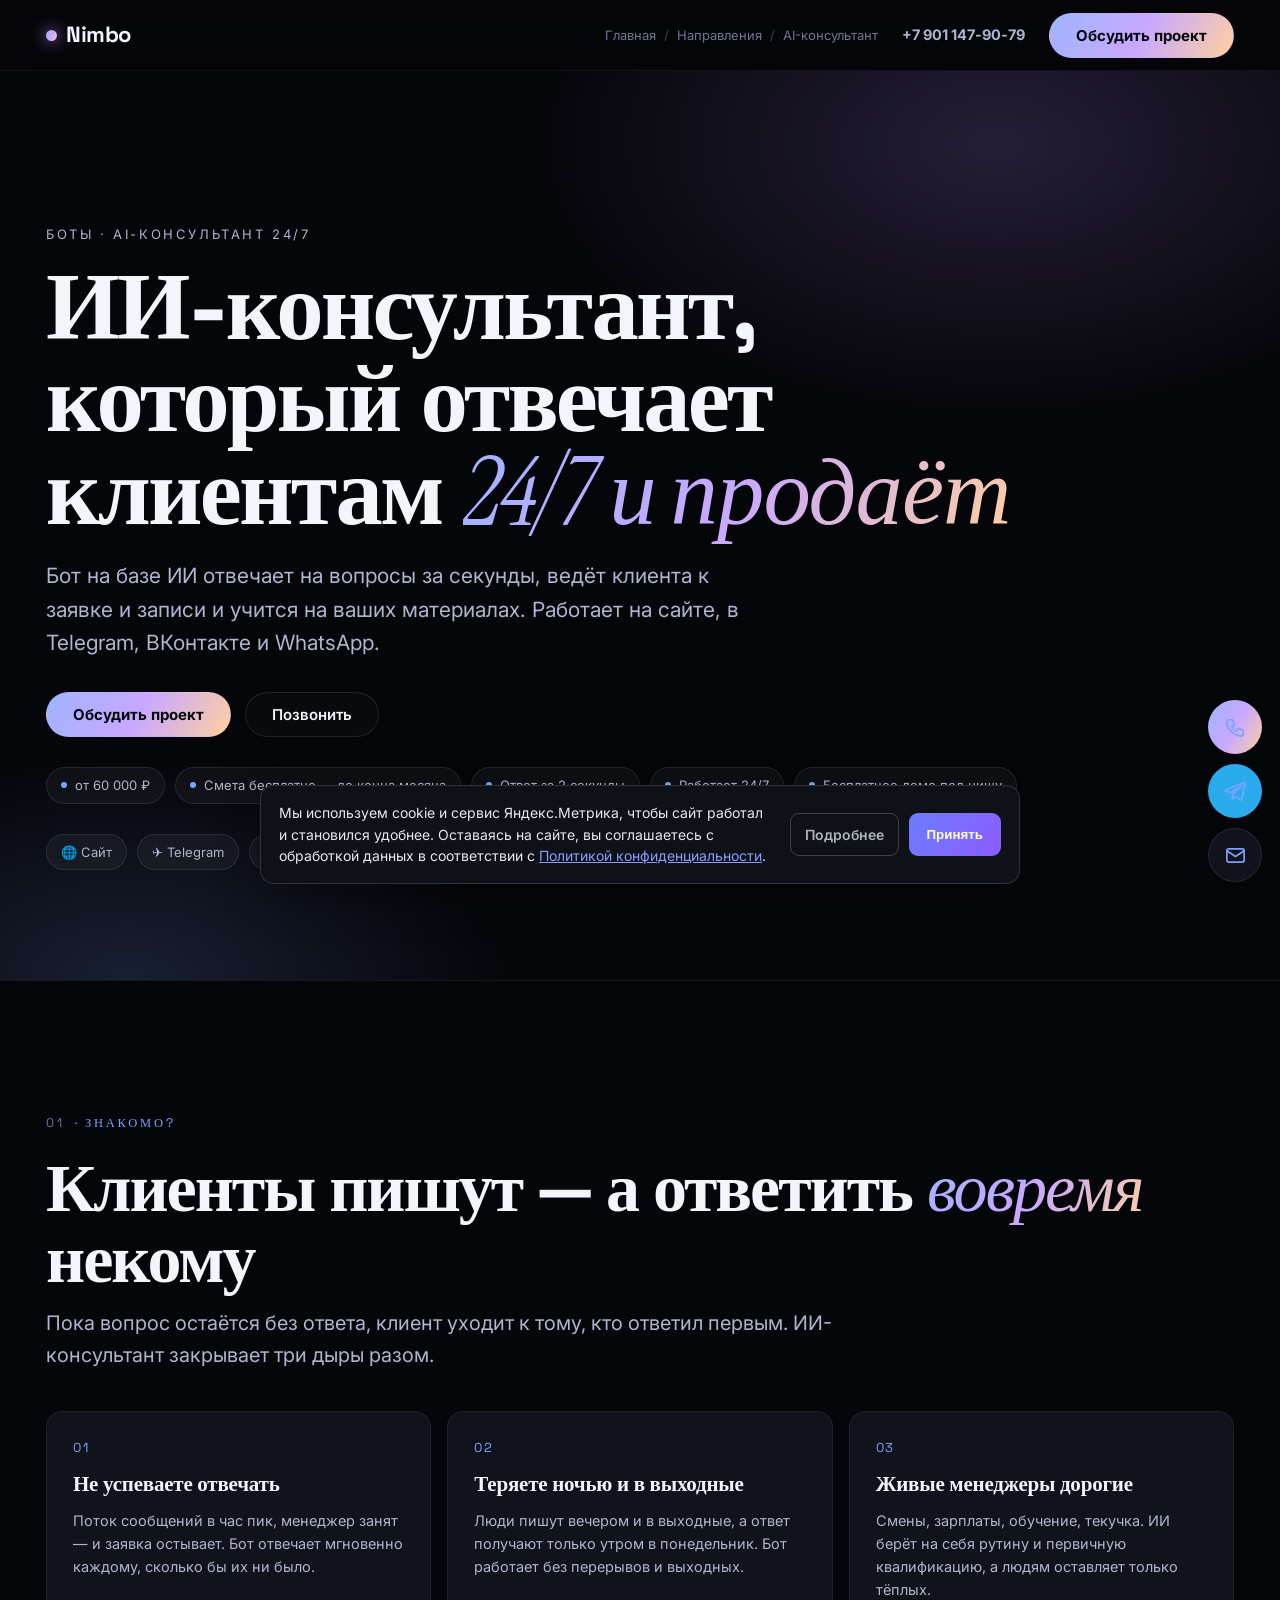
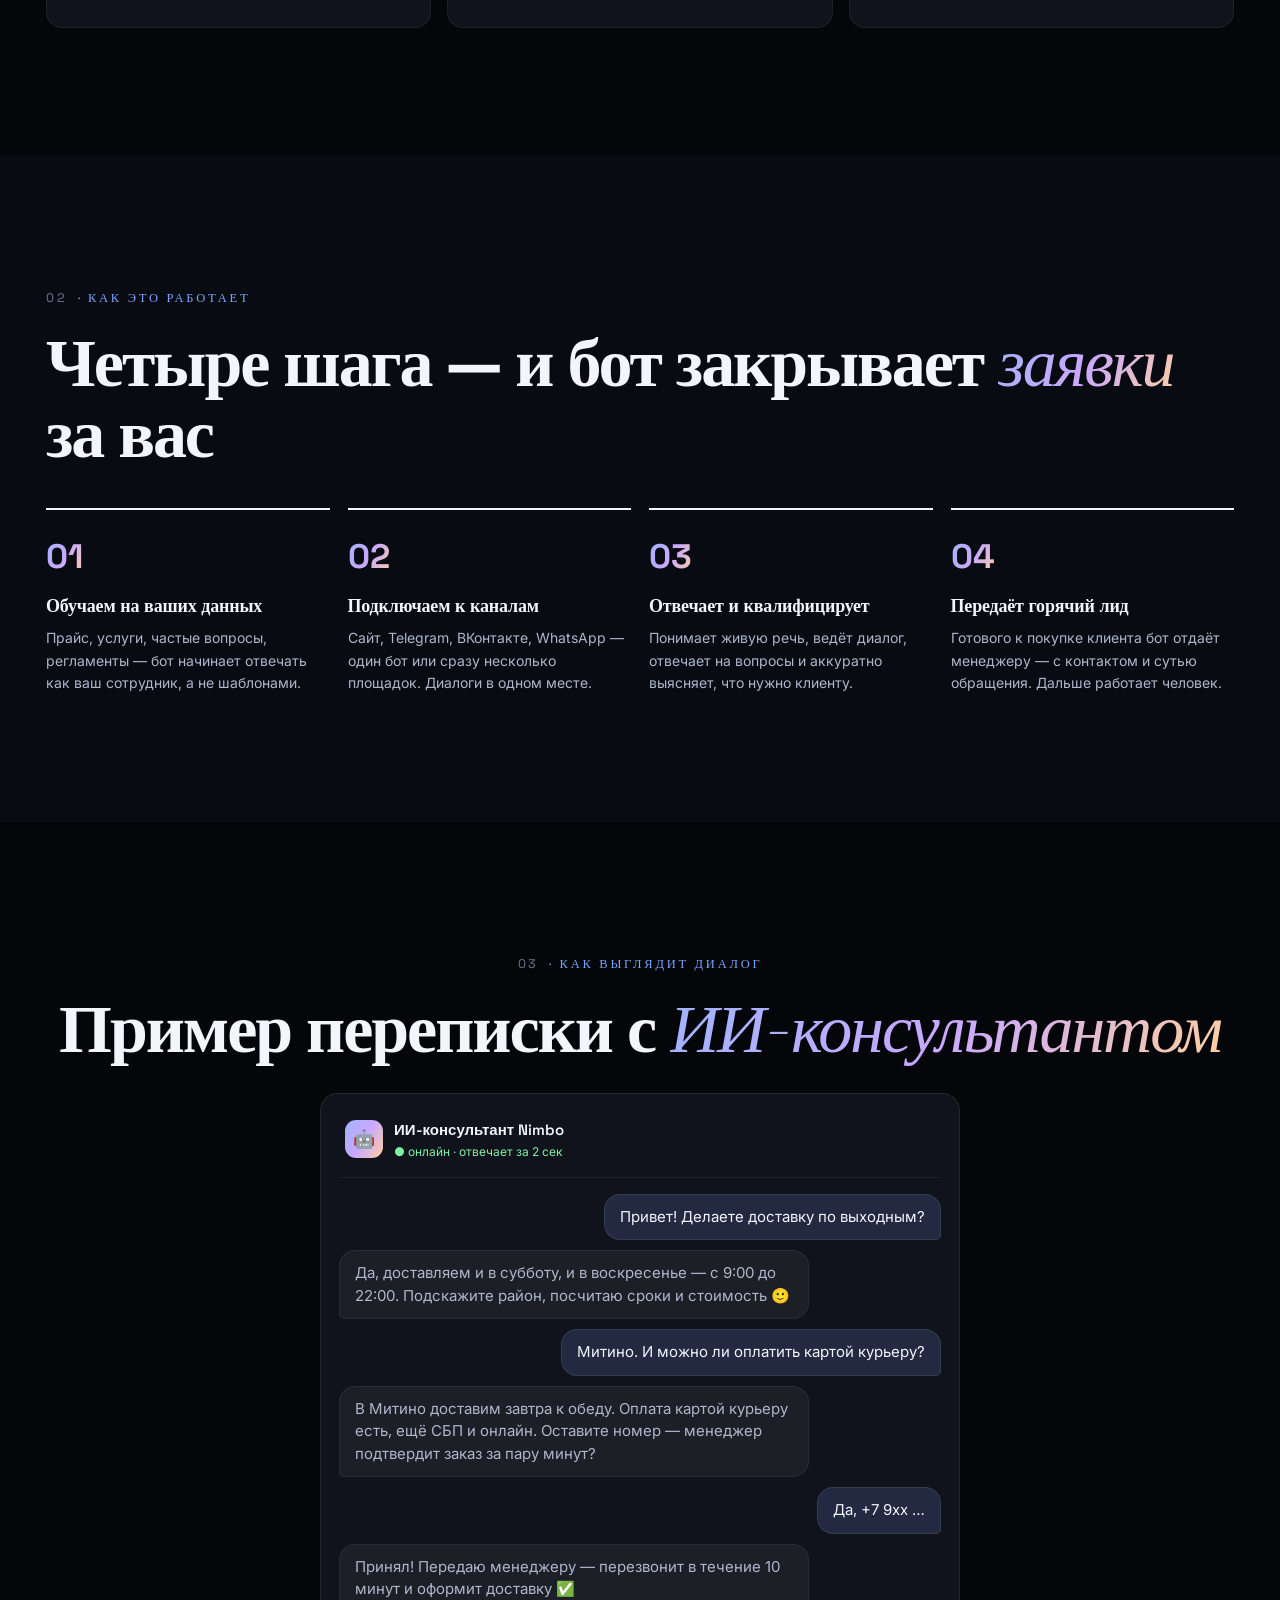
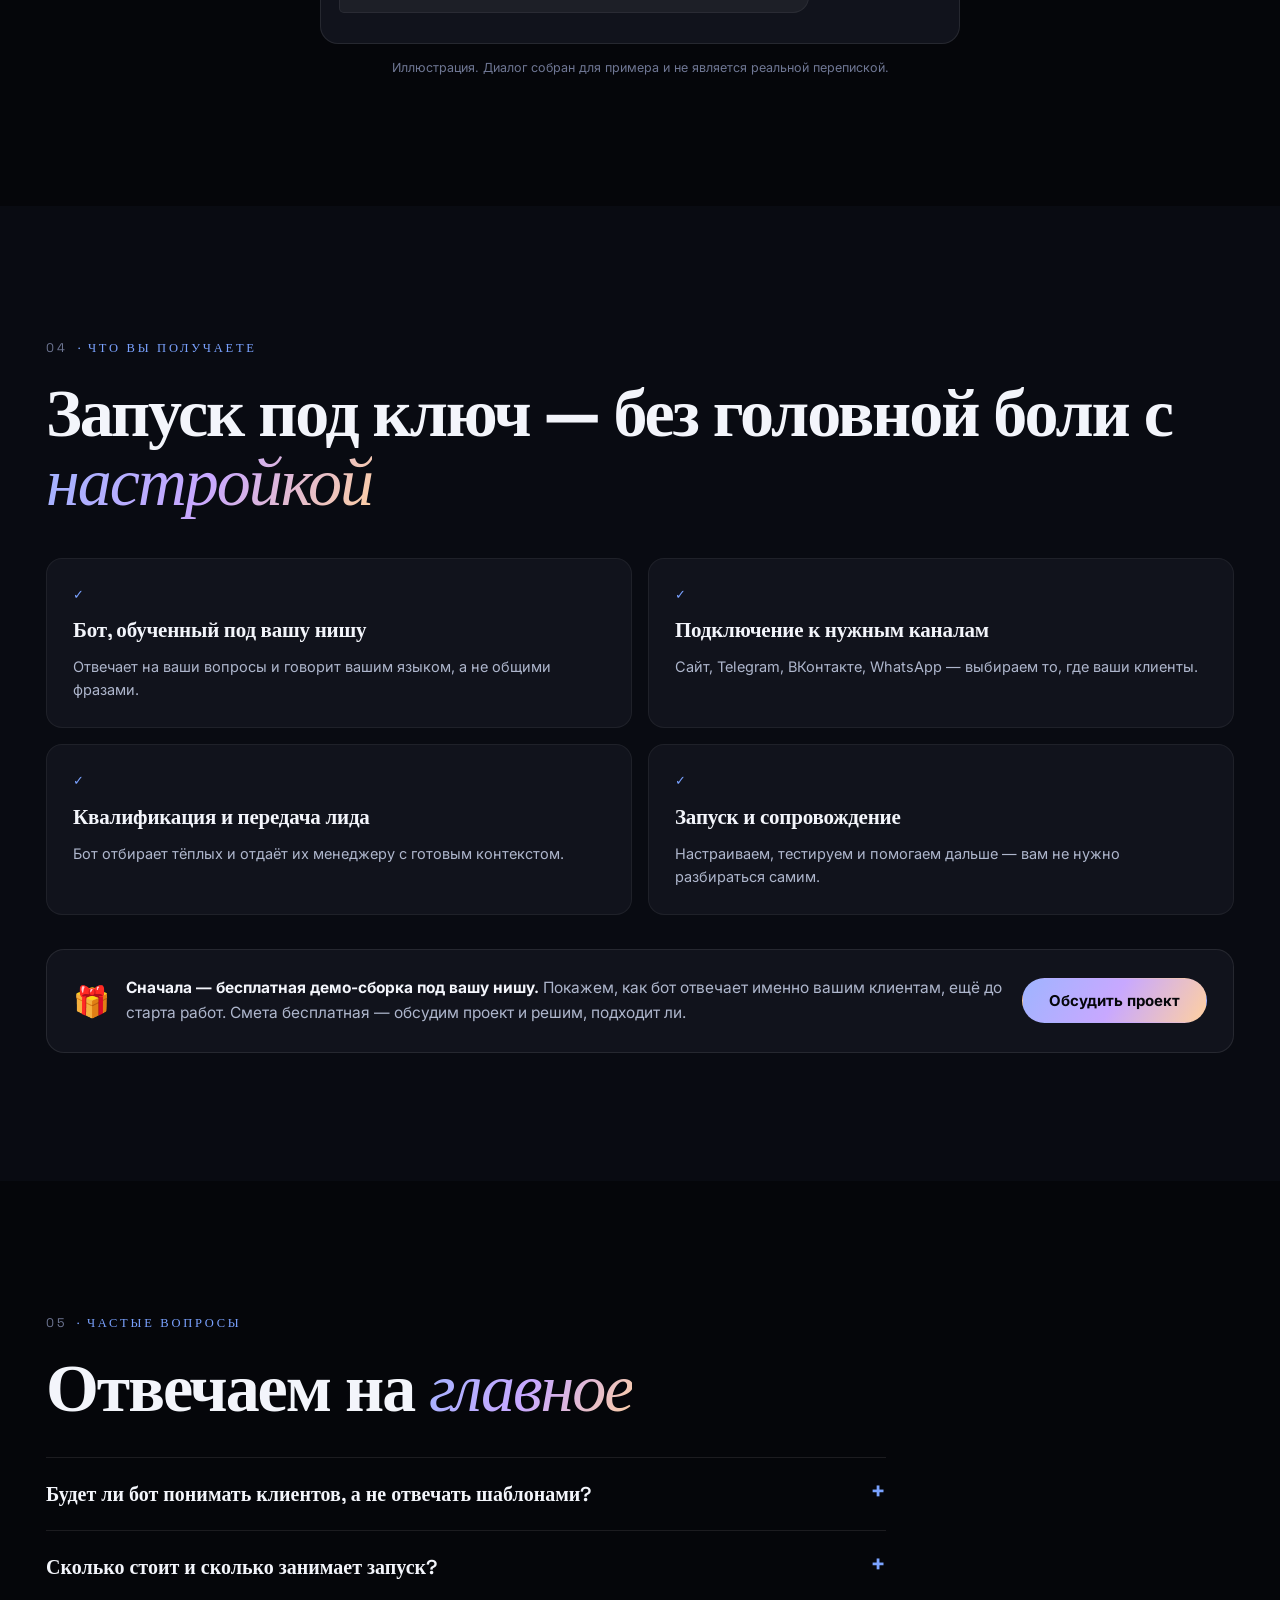
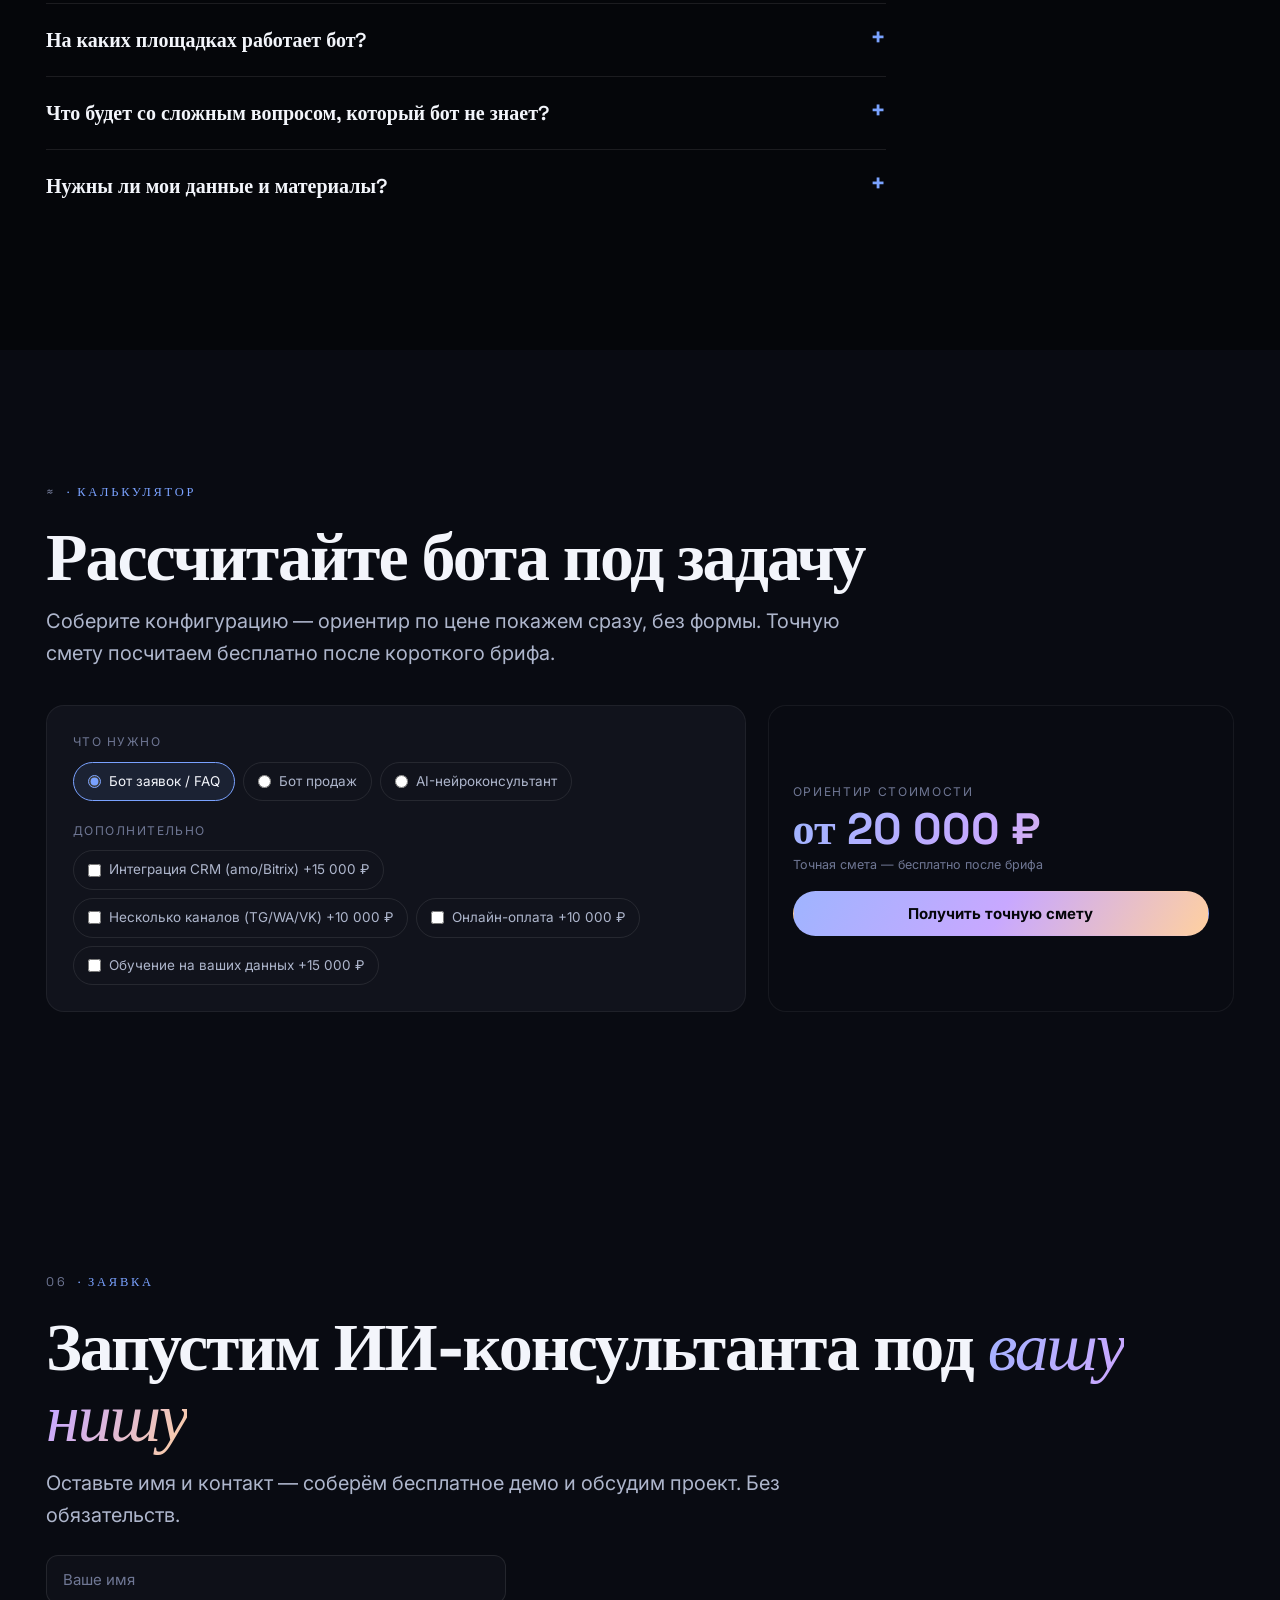
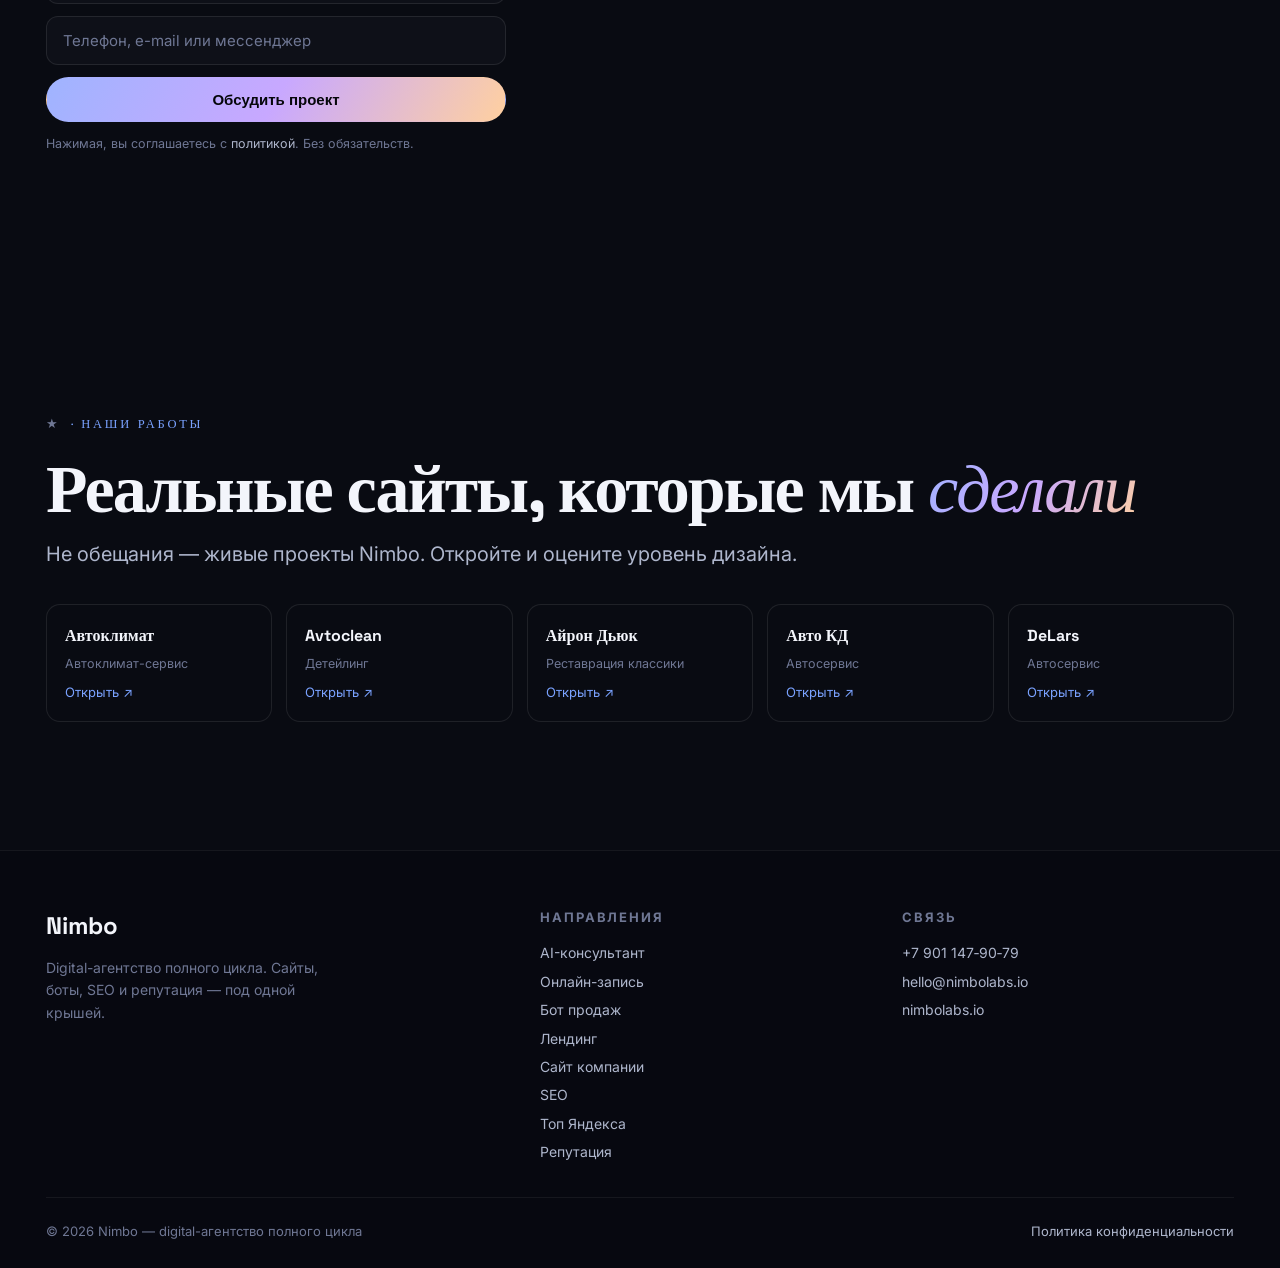
<file: bots/ai-assistant/index.html>
<!DOCTYPE html>
<html lang="ru">
<head>
<meta charset="utf-8">
<meta name="viewport" content="width=device-width, initial-scale=1, viewport-fit=cover">
<title>AI-консультант для бизнеса 24/7 — Nimbo</title>
<meta name="description" content="ИИ-бот отвечает клиентам и продаёт круглосуточно: сайт, Telegram, VK, WhatsApp. Под ключ от 60 000 ₽, бесплатное демо. По всей России.">
<link rel="canonical" href="https://nimbolabs.io/bots/ai-assistant/">
<meta name="theme-color" content="#05060a">
<meta name="geo.region" content="RU">
<meta name="geo.placename" content="Россия">
<meta name="format-detection" content="telephone=no">

<!-- Open Graph -->
<meta property="og:type" content="website">
<meta property="og:locale" content="ru_RU">
<meta property="og:site_name" content="Nimbo">
<meta property="og:url" content="https://nimbolabs.io/bots/ai-assistant/">
<meta property="og:title" content="ИИ-консультант, который отвечает клиентам 24/7 и продаёт">
<meta property="og:description" content="Бот на базе ИИ отвечает на вопросы за секунды, ведёт к заявке, учится на ваших материалах. Сайт, Telegram, VK, WhatsApp. Запуск под ключ, смета бесплатно.">
<meta property="og:image" content="https://nimbolabs.io/bots/ai-assistant/og.png">
<!-- Twitter -->
<meta name="twitter:card" content="summary_large_image">
<meta name="twitter:title" content="ИИ-консультант, который отвечает клиентам 24/7 и продаёт — Nimbo">
<meta name="twitter:description" content="Бот на базе ИИ отвечает за секунды, квалифицирует и передаёт горячий лид. Сайт, Telegram, VK, WhatsApp.">
<meta name="twitter:image" content="https://nimbolabs.io/bots/ai-assistant/og.png">

<link rel="preconnect" href="https://fonts.googleapis.com">
<link rel="preconnect" href="https://fonts.gstatic.com" crossorigin>
<link rel="preconnect" href="https://mc.yandex.ru" crossorigin>
<link rel="stylesheet" href="/assets/nimbo.css">

<!-- JSON-LD: Service -->
<script type="application/ld+json">
{
  "@context": "https://schema.org",
  "@type": "Service",
  "serviceType": "Разработка ИИ-консультанта (чат-бота) для бизнеса",
  "name": "ИИ-консультант 24/7 от Nimbo",
  "description": "ИИ-чат-бот отвечает клиентам за секунды круглосуточно, квалифицирует и передаёт горячие лиды менеджеру. Работает на сайте, в Telegram, VK и WhatsApp. Обучается на ваших материалах.",
  "provider": {
    "@type": "Organization",
    "name": "Nimbo",
    "url": "https://nimbolabs.io/",
    "telephone": "+7-901-147-90-79",
    "email": "hello@nimbolabs.io"
  },
  "areaServed": { "@type": "City", "name": "Москва" },
  "url": "https://nimbolabs.io/bots/ai-assistant/",
  "offers": { "@type": "Offer", "description": "Запуск под ключ, бесплатная демо-сборка под вашу нишу, смета бесплатно", "priceCurrency": "RUB" }
}
</script>
<!-- JSON-LD: BreadcrumbList -->
<script type="application/ld+json">
{
  "@context": "https://schema.org",
  "@type": "BreadcrumbList",
  "itemListElement": [
    { "@type": "ListItem", "position": 1, "name": "Nimbo", "item": "https://nimbolabs.io/" },
    { "@type": "ListItem", "position": 2, "name": "Боты", "item": "https://nimbolabs.io/bots/" },
    { "@type": "ListItem", "position": 3, "name": "AI-консультант", "item": "https://nimbolabs.io/bots/ai-assistant/" }
  ]
}
</script>
<!-- JSON-LD: FAQPage -->
<script type="application/ld+json">
{
  "@context": "https://schema.org",
  "@type": "FAQPage",
  "mainEntity": [
    { "@type": "Question", "name": "Будет ли бот понимать клиентов, а не отвечать шаблонами?",
      "acceptedAnswer": { "@type": "Answer", "text": "Да. Это не дерево из кнопок, а ИИ: он понимает живую речь, опечатки и неполные вопросы, держит контекст диалога и отвечает по сути, опираясь на ваши материалы." } },
    { "@type": "Question", "name": "Сколько стоит и сколько занимает запуск?",
      "acceptedAnswer": { "@type": "Answer", "text": "Смета бесплатная. Стоимость зависит от ниши, каналов и объёма ваших материалов — рассчитываем после короткого разговора и сначала собираем бесплатное демо под вашу задачу." } },
    { "@type": "Question", "name": "На каких площадках работает бот?",
      "acceptedAnswer": { "@type": "Answer", "text": "На сайте (виджет), в Telegram, ВКонтакте и WhatsApp. Можно подключить один канал или сразу несколько — диалоги и заявки собираются в одном месте." } },
    { "@type": "Question", "name": "Что будет со сложным вопросом, который бот не знает?",
      "acceptedAnswer": { "@type": "Answer", "text": "Если вопрос выходит за рамки или клиент готов к покупке, бот мягко передаёт диалог живому менеджеру и сразу отдаёт горячий лид с контактом и сутью обращения." } },
    { "@type": "Question", "name": "Нужны ли мои данные и материалы?",
      "acceptedAnswer": { "@type": "Answer", "text": "Желательно. Прайс, описание услуг, частые вопросы, регламенты — на них бот обучается и отвечает точно как ваш сотрудник. Если материалов мало, поможем их собрать." } }
  ]
}
</script>

<!-- Уникальный блок: демо-диалог (перекрашен под токены nimbo.css) -->
<style>
.chat-wrap{max-width:640px;margin:28px auto 0}
.chat{background:var(--card);border:1px solid var(--line);border-radius:18px;padding:20px 18px}
.chat-head{display:flex;align-items:center;gap:11px;padding:4px 6px 16px;border-bottom:1px solid var(--line2);margin-bottom:16px}
.chat-head .av{width:38px;height:38px;border-radius:11px;display:grid;place-items:center;font-size:18px;background:var(--chrome);color:#05060a}
.chat-head .nm{font-family:'Space Grotesk',sans-serif;font-weight:600;font-size:15px;color:var(--ink)}
.chat-head .st{font-size:12px;color:var(--ok)}
.msg{display:flex;margin:10px 0}
.msg.bot{justify-content:flex-start}
.msg.usr{justify-content:flex-end}
.bubble{max-width:78%;padding:11px 15px;border-radius:16px;font-size:15px;line-height:1.5}
.bot .bubble{background:rgba(255,255,255,.05);border:1px solid var(--line2);color:var(--soft);border-bottom-left-radius:5px}
.usr .bubble{background:rgba(122,162,255,.16);border:1px solid var(--line);color:var(--ink);border-bottom-right-radius:5px}
.chat-note{text-align:center;font-size:12.5px;color:var(--mut);margin-top:14px}
.channels{display:flex;flex-wrap:wrap;gap:10px;margin-top:30px}
.channels span{font-size:13px;color:var(--soft);padding:7px 14px;border-radius:100px;background:rgba(255,255,255,.04);border:1px solid var(--line)}
.risk{margin-top:34px;padding:26px;border-radius:18px;background:var(--card);border:1px solid var(--line);display:flex;gap:16px;align-items:center;flex-wrap:wrap}
.risk .em{font-size:30px}
.risk b{color:var(--ink)}
.risk p{color:var(--soft);font-size:15.5px;flex:1;min-width:240px}
</style>
</head>
<body>

<!-- ===== Header ===== -->
<header class="nheader"><div class="wrap"><nav>
  <a class="nbrand" href="/"><span class="dot"></span>Nimbo</a>
  <div class="ncrumbs"><a href="/">Главная</a><span class="sep">/</span><a href="/#napravleniya">Направления</a><span class="sep">/</span><span>AI-консультант</span></div>
  <a class="nphone" href="tel:+79011479079">+7&nbsp;901&nbsp;147‑90‑79</a>
  <a class="btn btn-a" href="#zayavka">Обсудить проект</a>
</nav></div></header>

<!-- ===== Hero ===== -->
<section class="nhero"><div class="wrap">
  <div class="eyebrow">Боты · AI-консультант 24/7</div>
  <h1>ИИ-консультант, который отвечает клиентам <em>24/7 и продаёт</em></h1>
  <p class="sub">Бот на базе ИИ отвечает на вопросы за секунды, ведёт клиента к заявке и записи и учится на ваших материалах. Работает на сайте, в Telegram, ВКонтакте и WhatsApp.</p>
  <div class="cta"><a class="btn btn-a" href="#zayavka">Обсудить проект</a><a class="btn btn-g" href="tel:+79011479079">Позвонить</a></div>
  <div class="chips"><span class="chip">от 60 000 ₽</span><span class="chip">Смета бесплатно — до конца месяца</span><span class="chip">Ответ за 2 секунды</span><span class="chip">Работает 24/7</span><span class="chip">Бесплатное демо под нишу</span></div>
  <div class="channels">
    <span>🌐 Сайт</span><span>✈️ Telegram</span><span>🅥 ВКонтакте</span><span>🟢 WhatsApp</span>
  </div>
</div></section>

<!-- ===== Pain → Solution ===== -->
<section><div class="wrap">
  <div class="reveal">
    <div class="kick"><span class="num">01</span> · Знакомо?</div>
    <h2 class="h2">Клиенты пишут — а ответить <em>вовремя</em> некому</h2>
    <p class="lead">Пока вопрос остаётся без ответа, клиент уходит к тому, кто ответил первым. ИИ-консультант закрывает три дыры разом.</p>
  </div>
  <div class="grid g3 reveal" style="margin-top:40px">
    <div class="ncard">
      <div class="ix">01</div>
      <h3>Не успеваете отвечать</h3>
      <p>Поток сообщений в час пик, менеджер занят — и заявка остывает. Бот отвечает мгновенно каждому, сколько бы их ни было.</p>
    </div>
    <div class="ncard">
      <div class="ix">02</div>
      <h3>Теряете ночью и в выходные</h3>
      <p>Люди пишут вечером и в выходные, а ответ получают только утром в понедельник. Бот работает без перерывов и выходных.</p>
    </div>
    <div class="ncard">
      <div class="ix">03</div>
      <h3>Живые менеджеры дорогие</h3>
      <p>Смены, зарплаты, обучение, текучка. ИИ берёт на себя рутину и первичную квалификацию, а людям оставляет только тёплых.</p>
    </div>
  </div>
</div></section>

<!-- ===== How it works ===== -->
<section class="alt"><div class="wrap">
  <div class="reveal">
    <div class="kick"><span class="num">02</span> · Как это работает</div>
    <h2 class="h2">Четыре шага — и бот закрывает <em>заявки</em> за вас</h2>
  </div>
  <div class="steps reveal">
    <div class="step"><h3>Обучаем на ваших данных</h3><p>Прайс, услуги, частые вопросы, регламенты — бот начинает отвечать как ваш сотрудник, а не шаблонами.</p></div>
    <div class="step"><h3>Подключаем к каналам</h3><p>Сайт, Telegram, ВКонтакте, WhatsApp — один бот или сразу несколько площадок. Диалоги в одном месте.</p></div>
    <div class="step"><h3>Отвечает и квалифицирует</h3><p>Понимает живую речь, ведёт диалог, отвечает на вопросы и аккуратно выясняет, что нужно клиенту.</p></div>
    <div class="step"><h3>Передаёт горячий лид</h3><p>Готового к покупке клиента бот отдаёт менеджеру — с контактом и сутью обращения. Дальше работает человек.</p></div>
  </div>
</div></section>

<!-- ===== Chat demo (уникальный блок, под токенами) ===== -->
<section><div class="wrap">
  <div class="reveal" style="text-align:center">
    <div class="kick" style="justify-content:center"><span class="num">03</span> · Как выглядит диалог</div>
    <h2 class="h2">Пример переписки с <em>ИИ-консультантом</em></h2>
  </div>
  <div class="chat-wrap reveal">
    <div class="chat">
      <div class="chat-head">
        <div class="av">🤖</div>
        <div><div class="nm">ИИ-консультант Nimbo</div><div class="st">● онлайн · отвечает за 2 сек</div></div>
      </div>
      <div class="msg usr"><div class="bubble">Привет! Делаете доставку по выходным?</div></div>
      <div class="msg bot"><div class="bubble">Да, доставляем и в субботу, и в воскресенье — с 9:00 до 22:00. Подскажите район, посчитаю сроки и стоимость 🙂</div></div>
      <div class="msg usr"><div class="bubble">Митино. И можно ли оплатить картой курьеру?</div></div>
      <div class="msg bot"><div class="bubble">В Митино доставим завтра к обеду. Оплата картой курьеру есть, ещё СБП и онлайн. Оставите номер — менеджер подтвердит заказ за пару минут?</div></div>
      <div class="msg usr"><div class="bubble">Да, +7 9хх …</div></div>
      <div class="msg bot"><div class="bubble">Принял! Передаю менеджеру — перезвонит в течение 10 минут и оформит доставку ✅</div></div>
    </div>
    <p class="chat-note">Иллюстрация. Диалог собран для примера и не является реальной перепиской.</p>
  </div>
</div></section>

<!-- ===== Benefits + risk reversal ===== -->
<section class="alt"><div class="wrap">
  <div class="reveal">
    <div class="kick"><span class="num">04</span> · Что вы получаете</div>
    <h2 class="h2">Запуск под ключ — без головной боли с <em>настройкой</em></h2>
  </div>
  <div class="grid g2 reveal" style="margin-top:40px">
    <div class="ncard"><div class="ix">✓</div><h3>Бот, обученный под вашу нишу</h3><p>Отвечает на ваши вопросы и говорит вашим языком, а не общими фразами.</p></div>
    <div class="ncard"><div class="ix">✓</div><h3>Подключение к нужным каналам</h3><p>Сайт, Telegram, ВКонтакте, WhatsApp — выбираем то, где ваши клиенты.</p></div>
    <div class="ncard"><div class="ix">✓</div><h3>Квалификация и передача лида</h3><p>Бот отбирает тёплых и отдаёт их менеджеру с готовым контекстом.</p></div>
    <div class="ncard"><div class="ix">✓</div><h3>Запуск и сопровождение</h3><p>Настраиваем, тестируем и помогаем дальше — вам не нужно разбираться самим.</p></div>
  </div>
  <div class="risk reveal">
    <span class="em">🎁</span>
    <p><b>Сначала — бесплатная демо-сборка под вашу нишу.</b> Покажем, как бот отвечает именно вашим клиентам, ещё до старта работ. Смета бесплатная — обсудим проект и решим, подходит ли.</p>
    <a class="btn btn-a" href="#zayavka">Обсудить проект</a>
  </div>
</div></section>

<!-- ===== FAQ ===== -->
<section><div class="wrap">
  <div class="reveal">
    <div class="kick"><span class="num">05</span> · Частые вопросы</div>
    <h2 class="h2">Отвечаем на <em>главное</em></h2>
  </div>
  <div class="faq reveal">
    <details class="qa"><summary>Будет ли бот понимать клиентов, а не отвечать шаблонами?</summary>
      <p>Да. Это не дерево из кнопок, а ИИ: он понимает живую речь, опечатки и неполные вопросы, держит контекст диалога и отвечает по сути, опираясь на ваши материалы.</p></details>
    <details class="qa"><summary>Сколько стоит и сколько занимает запуск?</summary>
      <p>Смета бесплатная. Стоимость зависит от ниши, каналов и объёма ваших материалов — рассчитываем после короткого разговора и сначала собираем бесплатное демо под вашу задачу.</p></details>
    <details class="qa"><summary>На каких площадках работает бот?</summary>
      <p>На сайте (виджет), в Telegram, ВКонтакте и WhatsApp. Можно подключить один канал или сразу несколько — диалоги и заявки собираются в одном месте.</p></details>
    <details class="qa"><summary>Что будет со сложным вопросом, который бот не знает?</summary>
      <p>Если вопрос выходит за рамки или клиент готов к покупке, бот мягко передаёт диалог живому менеджеру и сразу отдаёт горячий лид с контактом и сутью обращения.</p></details>
    <details class="qa"><summary>Нужны ли мои данные и материалы?</summary>
      <p>Желательно. Прайс, описание услуг, частые вопросы, регламенты — на них бот обучается и отвечает точно как ваш сотрудник. Если материалов мало, поможем их собрать.</p></details>
  </div>
</div></section>

<!-- ===== Final CTA + form ===== -->
<section class="alt" id="zayavka"><div class="wrap">
  <div class="reveal">
    <div class="kick"><span class="num">06</span> · Заявка</div>
    <h2 class="h2">Запустим ИИ-консультанта под <em>вашу нишу</em></h2>
    <p class="lead">Оставьте имя и контакт — соберём бесплатное демо и обсудим проект. Без обязательств.</p>
  </div>
  <form class="nform reveal" data-lead-slug="bots_ai" action="#" novalidate>
    <input name="name" placeholder="Ваше имя" required>
    <input name="contact" placeholder="Телефон, e-mail или мессенджер" required>
    <input type="hidden" name="utm_source"><input type="hidden" name="utm_medium"><input type="hidden" name="utm_campaign"><input type="hidden" name="utm_content"><input type="hidden" name="utm_term"><input type="hidden" name="lid">
    <input name="website" type="text" tabindex="-1" autocomplete="off" aria-hidden="true" style="position:absolute;left:-9999px;width:0;height:0;opacity:0">
    <button class="btn btn-a" type="submit">Обсудить проект</button>
    <span class="microcopy">Нажимая, вы соглашаетесь с <a href="/privacy/" style="color:var(--soft)">политикой</a>. Без обязательств.</span>
  </form>
</div></section>
<script>(function(){var p=new URLSearchParams(location.search);['utm_source','utm_medium','utm_campaign','utm_content','utm_term'].forEach(function(k){var el=document.querySelector('[name='+k+']');if(el)el.value=p.get(k)||'';});try{if(p.get('lid'))ym(109998862,'params',{lid:p.get('lid')});}catch(e){}})();</script>

<!-- ===== Footer ===== -->
<footer class="nfooter"><div class="wrap">
  <div class="cols">
    <div><div class="big">Nimbo</div><p style="color:var(--mut);margin-top:12px;max-width:34ch">Digital-агентство полного цикла. Сайты, боты, SEO и репутация — под одной крышей.</p></div>
    <div><h4>Направления</h4><a href="/bots/ai-assistant/">AI-консультант</a><a href="/bots/booking/">Онлайн-запись</a><a href="/bots/sales/">Бот продаж</a><a href="/sites/landing/">Лендинг</a><a href="/sites/corporate/">Сайт компании</a><a href="/seo/promotion/">SEO</a><a href="/seo/top/">Топ Яндекса</a><a href="/reputation/">Репутация</a></div>
    <div><h4>Связь</h4><a href="tel:+79011479079">+7 901 147‑90‑79</a><a href="mailto:hello@nimbolabs.io">hello@nimbolabs.io</a><a href="/">nimbolabs.io</a></div>
  </div>
  <div class="nimbo-credit"><span>© 2026 Nimbo — digital-агентство полного цикла</span><span class="nc-links"><a href="/privacy/">Политика конфиденциальности</a></span></div>
</div></footer>
<div class="ncallbar"><a class="c1" href="#zayavka">Оставить заявку</a><a class="c2" href="tel:+79011479079">Позвонить</a></div>

<script src="/assets/cookie.js" defer></script>
<script>var io=new IntersectionObserver(function(es){es.forEach(function(e){if(e.isIntersecting){e.target.classList.add('in');io.unobserve(e.target);}})},{threshold:.12});document.querySelectorAll('.reveal').forEach(function(el){io.observe(el);});</script>

<!-- Yandex.Metrika counter -->
<script type="text/javascript">
   (function(m,e,t,r,i,k,a){m[i]=m[i]||function(){(m[i].a=m[i].a||[]).push(arguments)};
   m[i].l=1*new Date();
   for (var j = 0; j < document.scripts.length; j++) {if (document.scripts[j].src === r) { return; }}
   k=e.createElement(t),a=e.getElementsByTagName(t)[0],k.async=1,k.src=r,a.parentNode.insertBefore(k,a)})
   (window, document, "script", "https://mc.yandex.ru/metrika/tag.js", "ym");

   ym(109998862, "init", {
        clickmap:true,
        trackLinks:true,
        accurateTrackBounce:true,
        webvisor:true
   });
</script>
<noscript><div><img src="https://mc.yandex.ru/watch/109998862" style="position:absolute; left:-9999px;" alt="" /></div></noscript>
<!-- /Yandex.Metrika counter -->
<script defer src="/assets/lead-submit.js"></script>
</body>
</html>
</file>
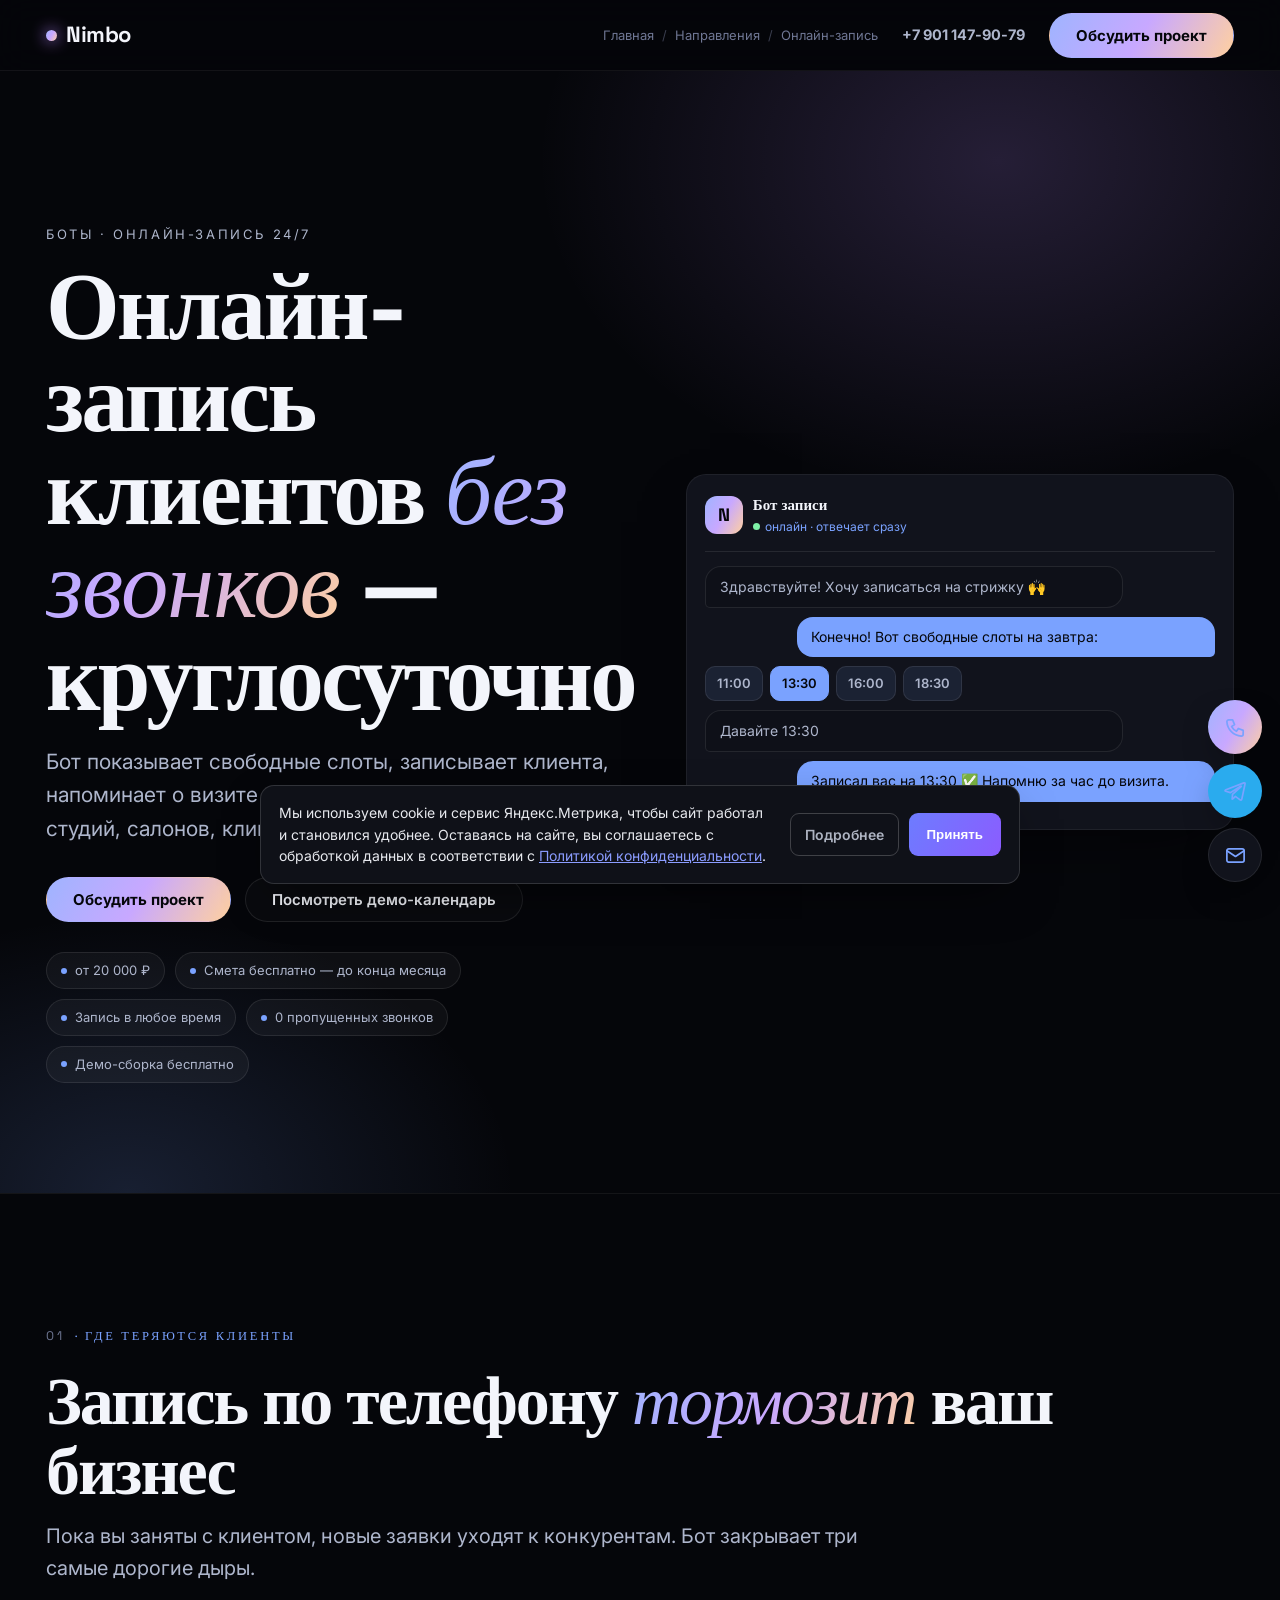
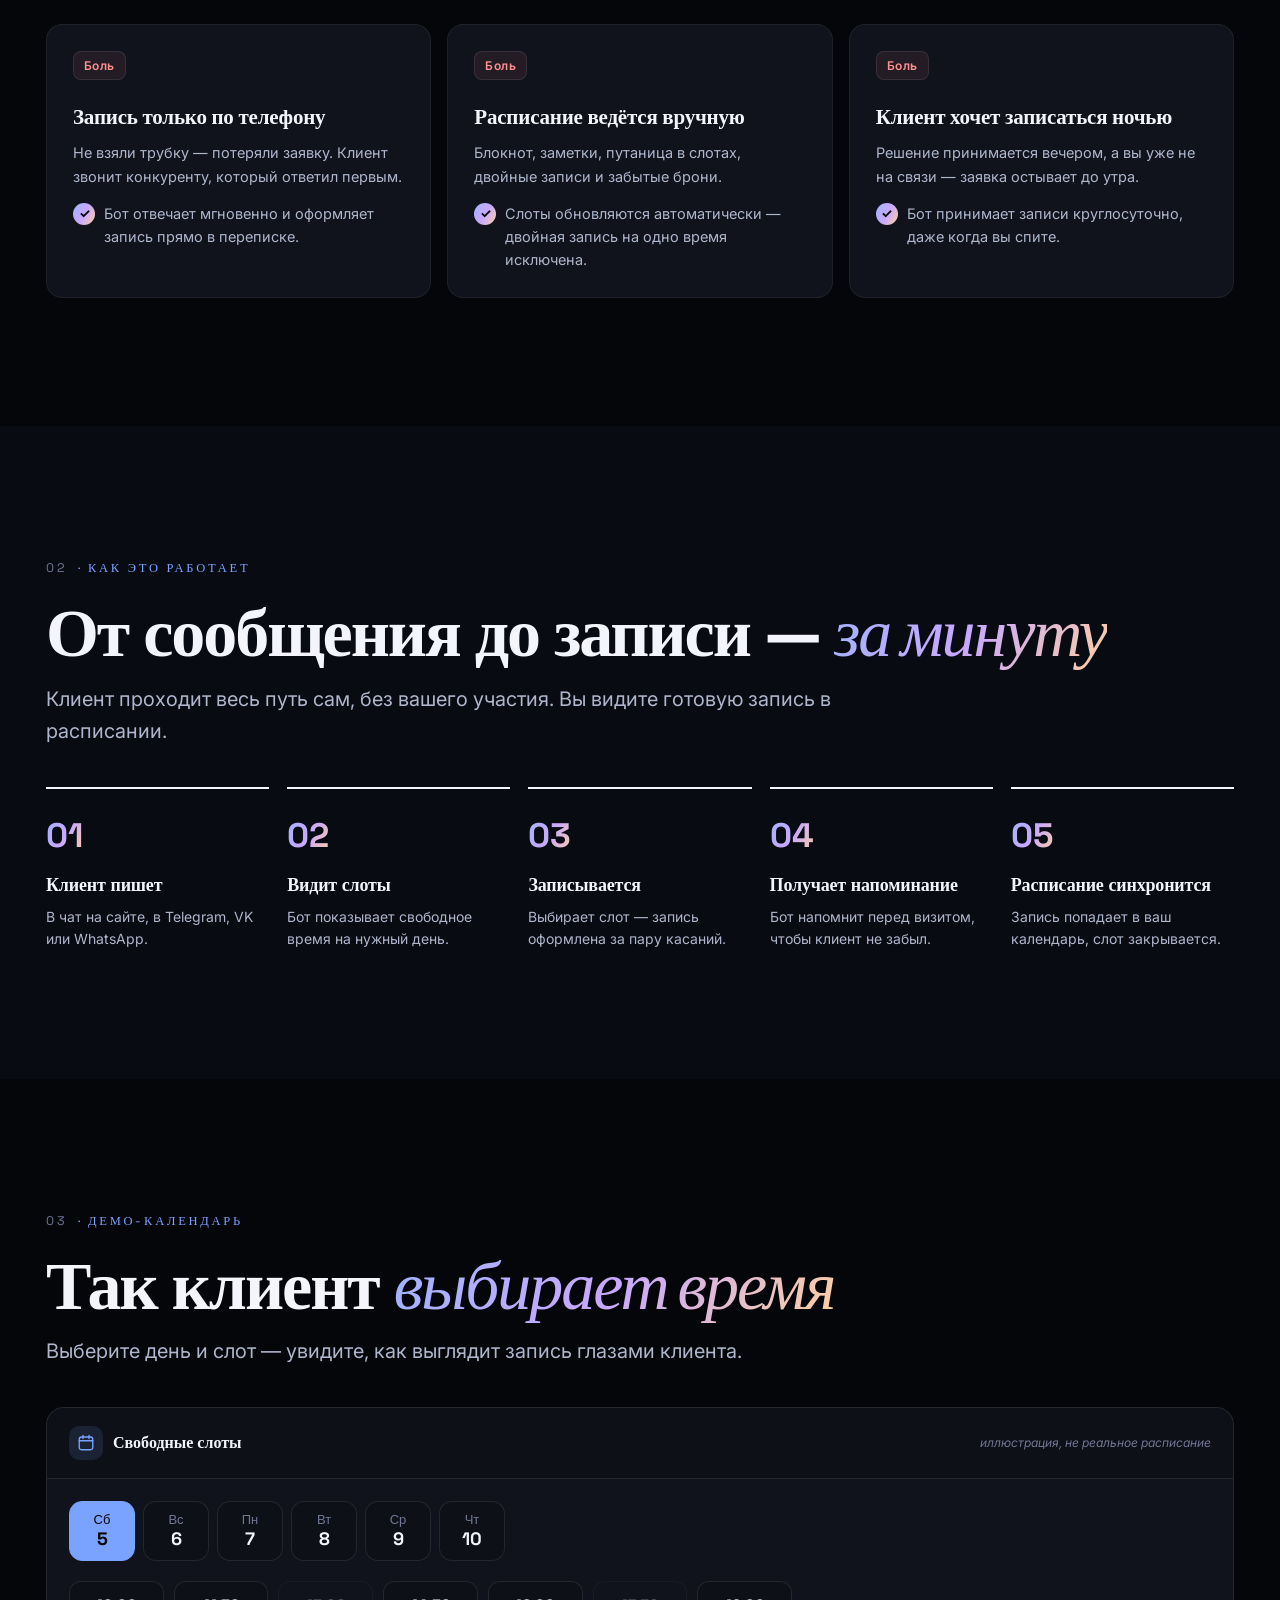
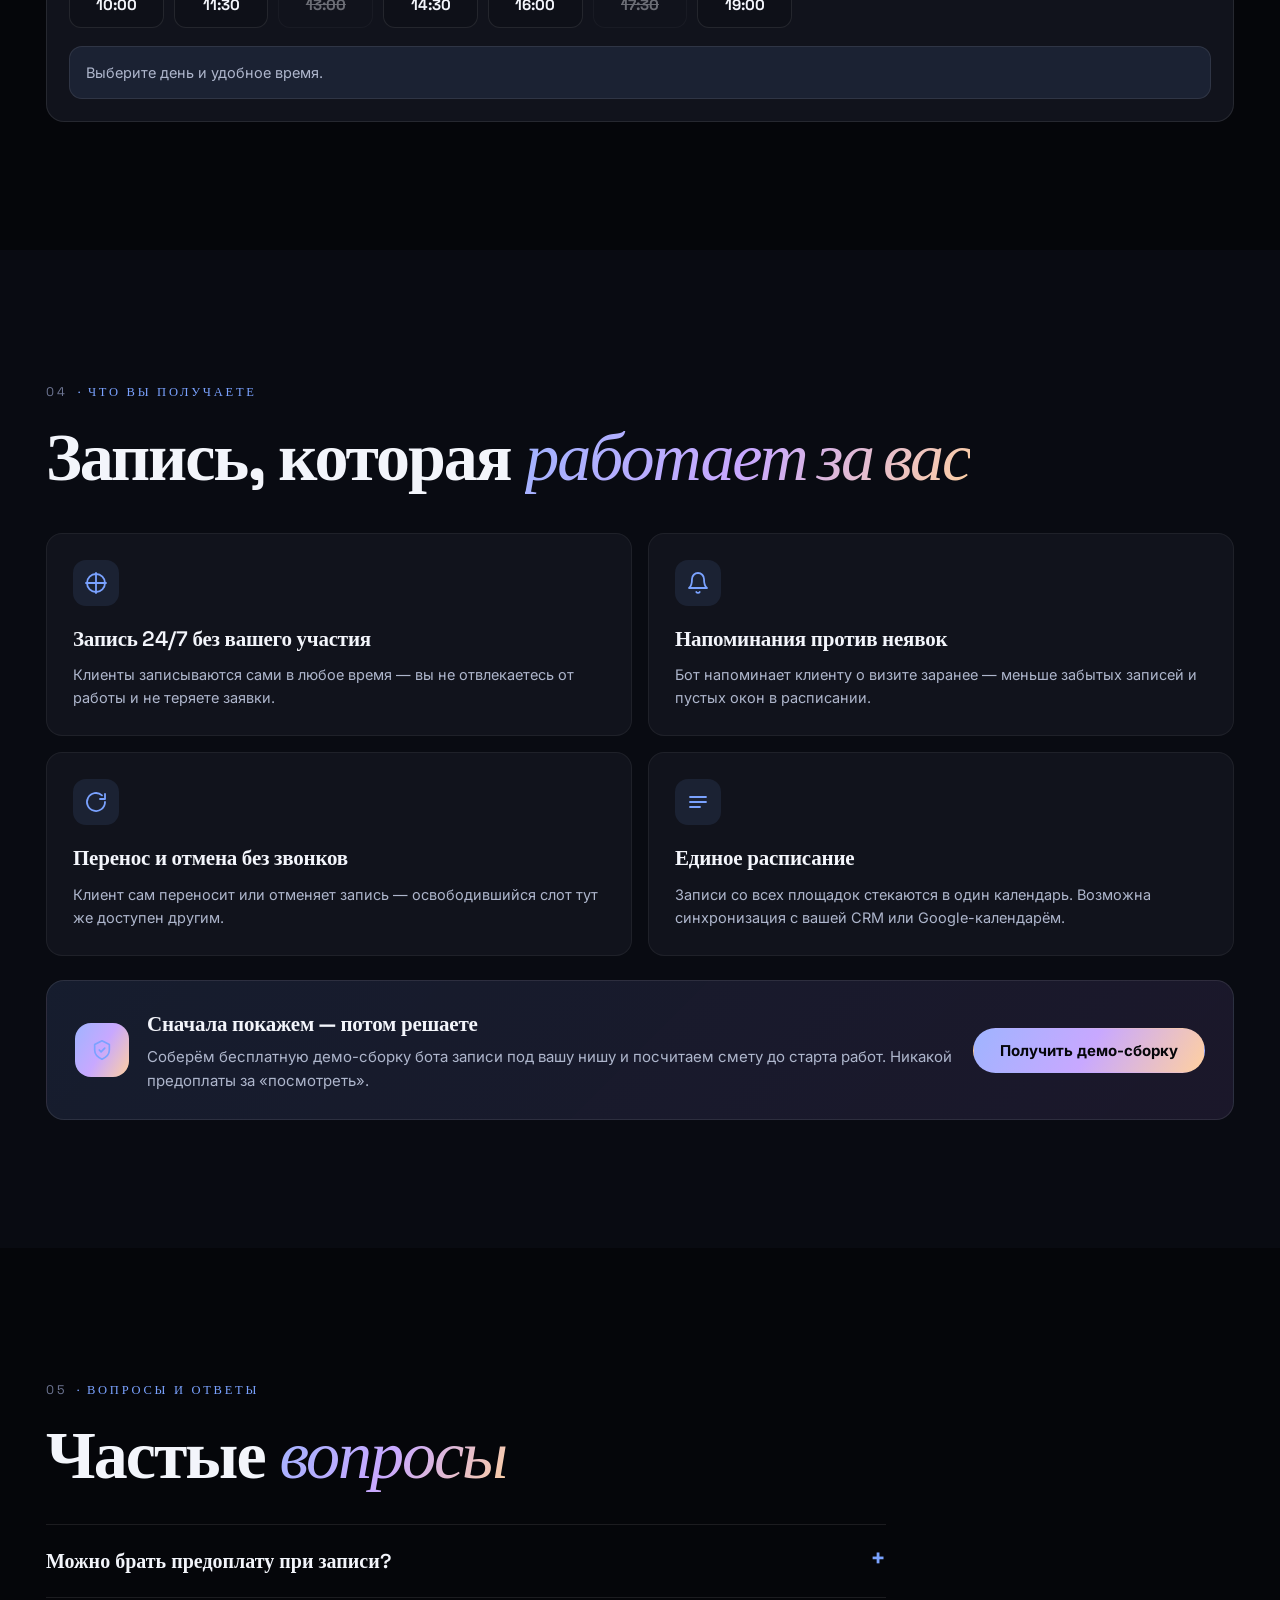
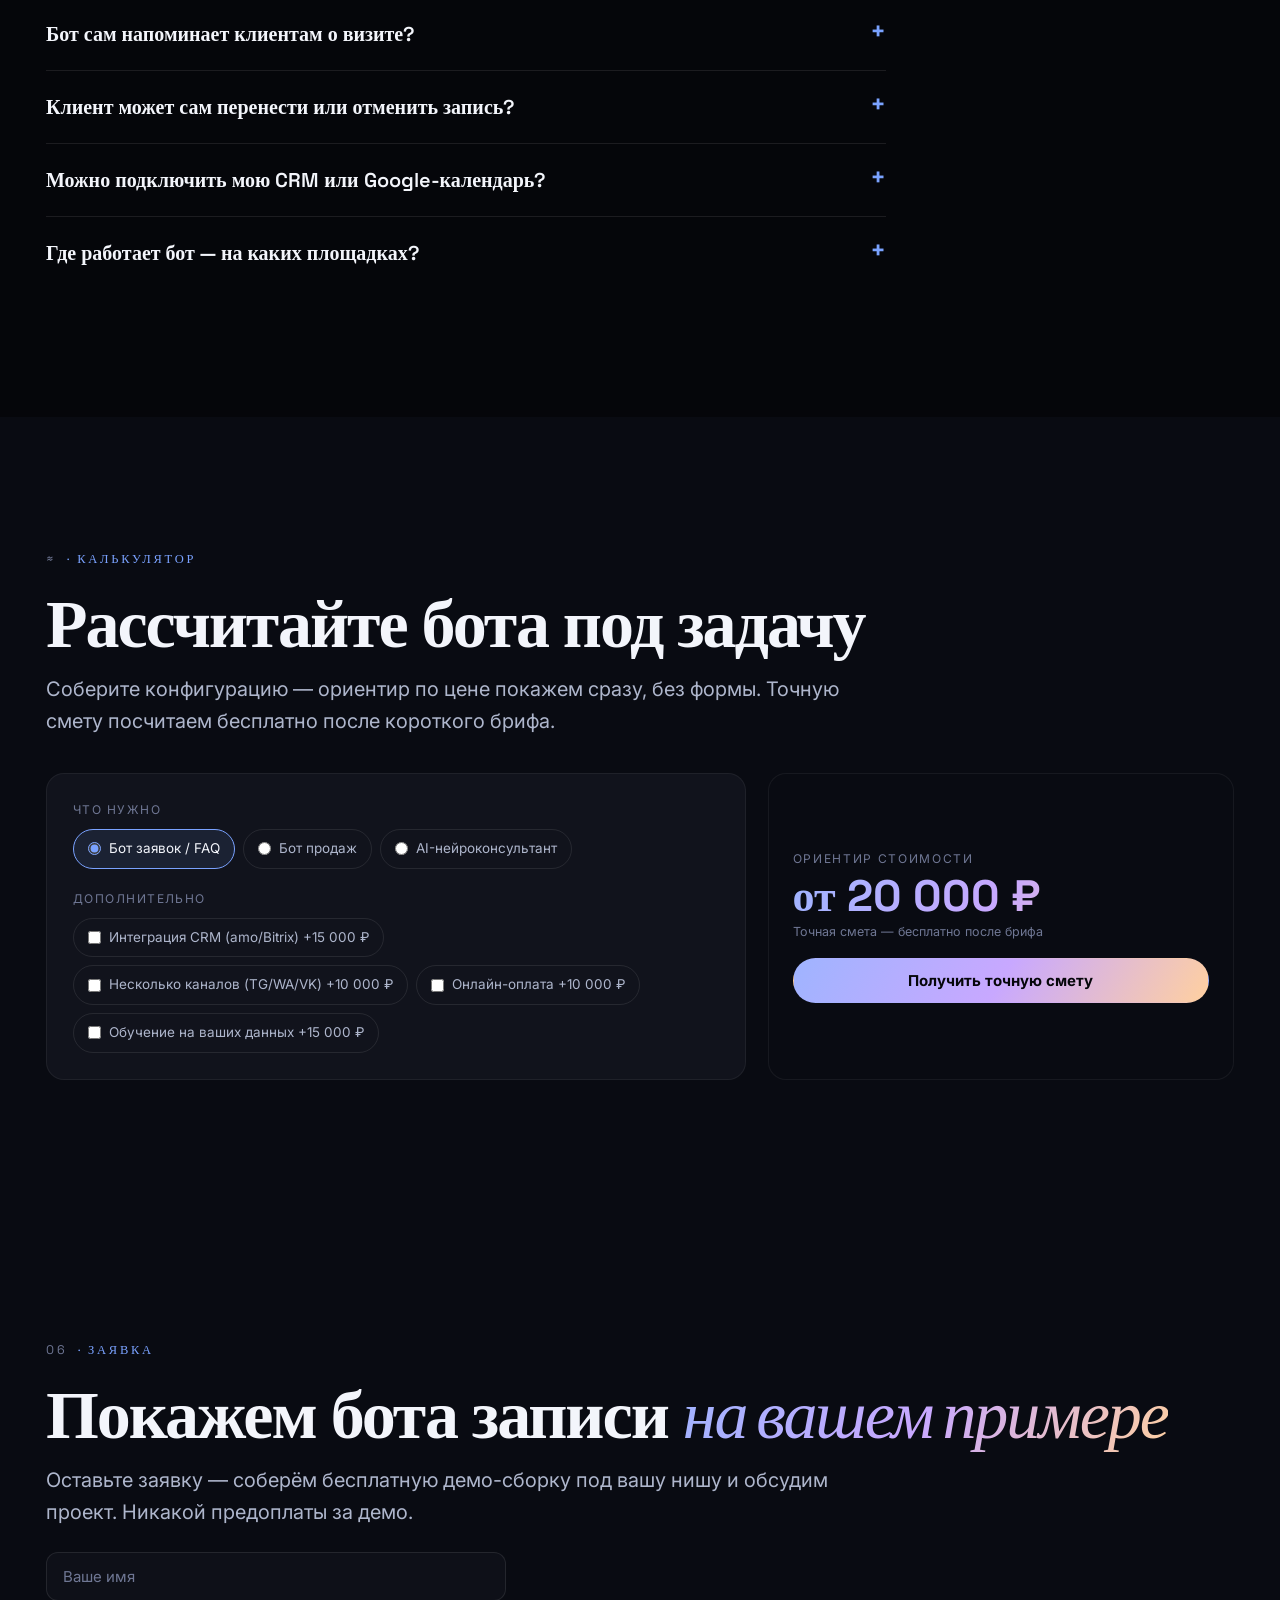
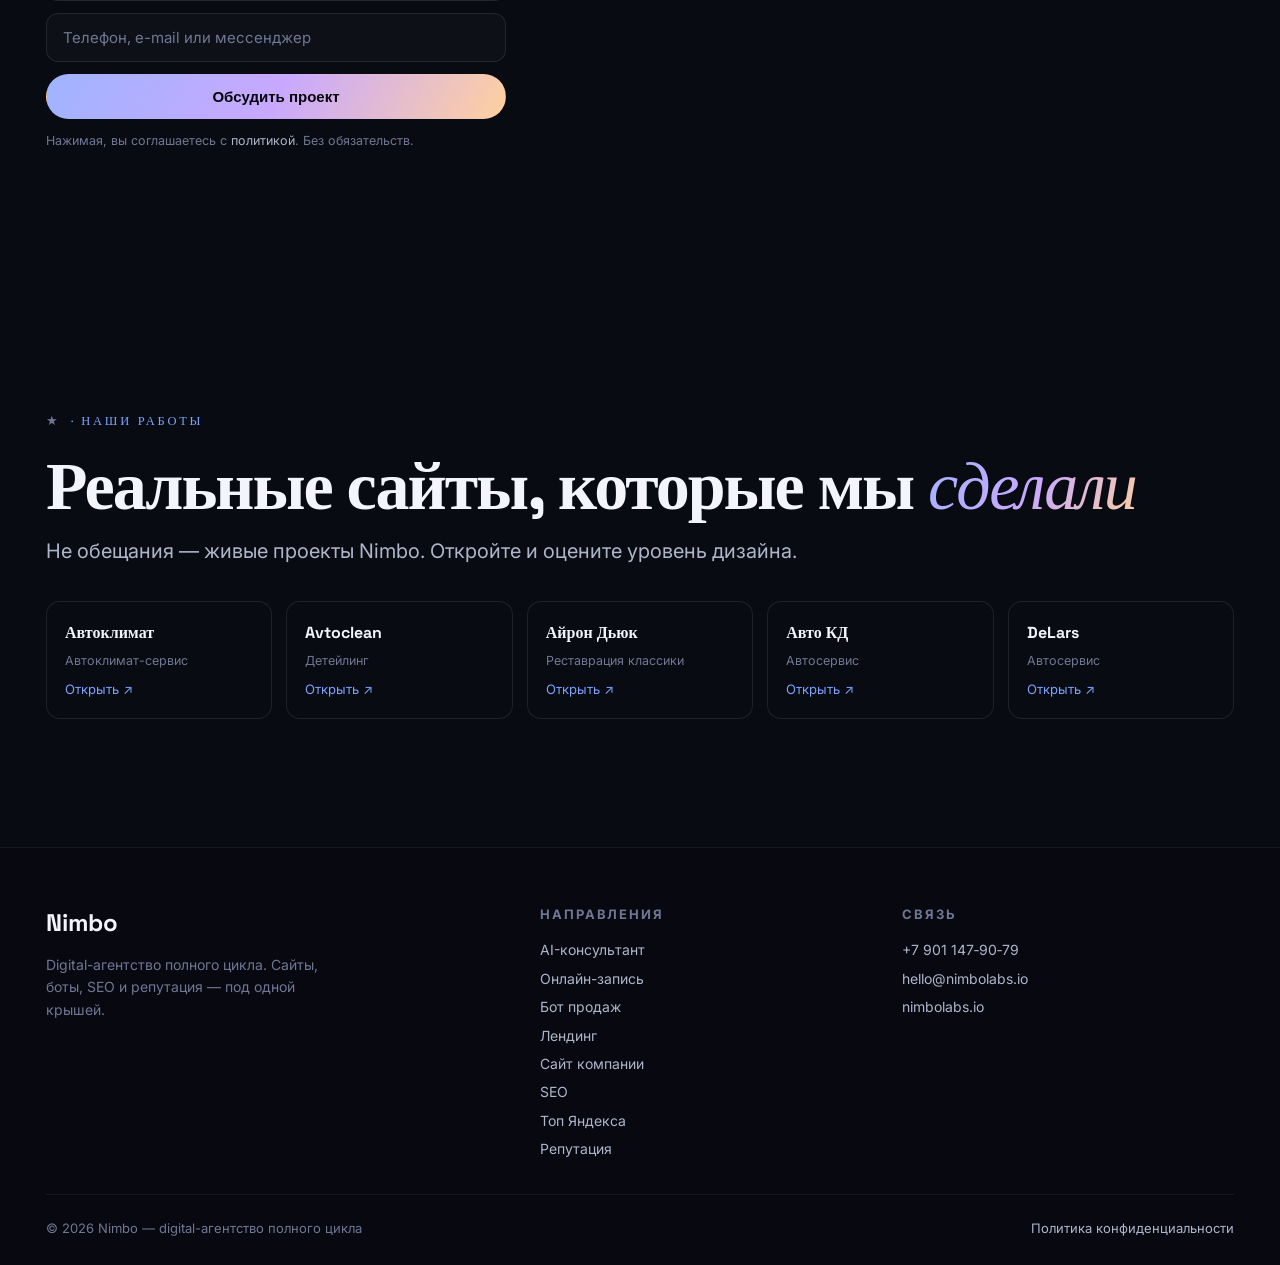
<file: bots/booking/index.html>
<!DOCTYPE html>
<html lang="ru">
<head>
<meta charset="utf-8">
<meta name="viewport" content="width=device-width, initial-scale=1, viewport-fit=cover">
<title>Бот онлайн-записи клиентов — Nimbo</title>
<meta name="description" content="Бот записывает клиентов 24/7 без звонков: слоты, напоминания, синхрон расписания. Под ключ от 20 000 ₽, бесплатная смета. По России.">
<link rel="canonical" href="https://nimbolabs.io/bots/booking/">
<meta name="theme-color" content="#05060a">
<meta name="geo.region" content="RU">
<meta name="geo.placename" content="Россия">

<!-- Open Graph -->
<meta property="og:type" content="website">
<meta property="og:locale" content="ru_RU">
<meta property="og:site_name" content="Nimbo">
<meta property="og:url" content="https://nimbolabs.io/bots/booking/">
<meta property="og:title" content="Онлайн-запись клиентов без звонков — круглосуточно">
<meta property="og:description" content="Бот показывает свободные слоты, записывает клиентов и напоминает о визите 24/7. Студии, салоны, клиники, сервисы. Под ключ, бесплатная демо-сборка.">
<!-- Twitter -->
<meta name="twitter:card" content="summary_large_image">
<meta name="twitter:title" content="Онлайн-запись клиентов без звонков — круглосуточно">
<meta name="twitter:description" content="Бот показывает свободные слоты, записывает и напоминает о визите 24/7. Под ключ, бесплатная демо-сборка.">

<link rel="stylesheet" href="/assets/nimbo.css">

<!-- JSON-LD: Service -->
<script type="application/ld+json">
{
  "@context": "https://schema.org",
  "@type": "Service",
  "serviceType": "Разработка бота онлайн-записи и бронирования для бизнеса",
  "name": "Бот онлайн-записи 24/7 — Nimbo",
  "description": "Бот записи, который показывает клиентам свободные слоты, оформляет запись, напоминает о визите и синхронизирует расписание. Работает круглосуточно, без звонков. Для студий, салонов, клиник и сервисов.",
  "url": "https://nimbolabs.io/bots/booking/",
  "areaServed": { "@type": "City", "name": "Москва" },
  "provider": {
    "@type": "Organization",
    "name": "Nimbo",
    "url": "https://nimbolabs.io/",
    "email": "hello@nimbolabs.io",
    "telephone": "+7-901-147-90-79"
  },
  "offers": {
    "@type": "Offer",
    "description": "Запуск бота онлайн-записи под ключ. Бесплатная демо-сборка под вашу нишу и смета до старта работ.",
    "availability": "https://schema.org/InStock"
  }
}
</script>
<!-- JSON-LD: BreadcrumbList -->
<script type="application/ld+json">
{
  "@context": "https://schema.org",
  "@type": "BreadcrumbList",
  "itemListElement": [
    { "@type": "ListItem", "position": 1, "name": "Nimbo", "item": "https://nimbolabs.io/" },
    { "@type": "ListItem", "position": 2, "name": "Боты", "item": "https://nimbolabs.io/bots/" },
    { "@type": "ListItem", "position": 3, "name": "Онлайн-запись", "item": "https://nimbolabs.io/bots/booking/" }
  ]
}
</script>
<!-- JSON-LD: FAQPage -->
<script type="application/ld+json">
{
  "@context": "https://schema.org",
  "@type": "FAQPage",
  "mainEntity": [
    {
      "@type": "Question",
      "name": "Можно брать предоплату при записи?",
      "acceptedAnswer": { "@type": "Answer", "text": "Да. Бот можно настроить так, чтобы при записи на услугу клиент вносил предоплату или полную сумму онлайн. Это снижает число неявок. Конкретные способы оплаты и условия подбираем под ваш бизнес на демо-сборке." }
    },
    {
      "@type": "Question",
      "name": "Бот сам напоминает клиентам о визите?",
      "acceptedAnswer": { "@type": "Answer", "text": "Да. Бот присылает напоминание перед визитом — например, за день и за пару часов до записи. Это уменьшает количество неявок и забытых записей. Время и текст напоминаний настраиваются." }
    },
    {
      "@type": "Question",
      "name": "Клиент может сам перенести или отменить запись?",
      "acceptedAnswer": { "@type": "Answer", "text": "Да. Клиент переносит или отменяет запись прямо в боте, без звонка вам. Освободившийся слот автоматически становится доступен другим клиентам, а вы видите изменение в расписании." }
    },
    {
      "@type": "Question",
      "name": "Можно подключить мою CRM или Google-календарь?",
      "acceptedAnswer": { "@type": "Answer", "text": "Да, интеграции возможны — например, синхронизация с Google-календарём или вашей CRM, чтобы записи и расписание были в одном месте. Доступность конкретной интеграции уточняем под ваш стек на бесплатной демо-сборке." }
    },
    {
      "@type": "Question",
      "name": "Где работает бот записи — на каких площадках?",
      "acceptedAnswer": { "@type": "Answer", "text": "Бот можно разместить там, где клиенту удобно записаться: на сайте, в Telegram, VK или WhatsApp. Можно подключить одну площадку или сразу несколько — записи стекаются в единое расписание." }
    }
  ]
}
</script>

<!-- Yandex.Metrika -->
<script type="text/javascript">
   (function(m,e,t,r,i,k,a){m[i]=m[i]||function(){(m[i].a=m[i].a||[]).push(arguments)};
   m[i].l=1*new Date();
   for (var j = 0; j < document.scripts.length; j++) {if (document.scripts[j].src === r) { return; }}
   k=e.createElement(t),a=e.getElementsByTagName(t)[0],k.async=1,k.src=r,a.parentNode.insertBefore(k,a)})
   (window, document, "script", "https://mc.yandex.ru/metrika/tag.js", "ym");
   ym(109998862, "init", { clickmap:true, trackLinks:true, accurateTrackBounce:true, webvisor:true });
</script>
<noscript><div><img src="https://mc.yandex.ru/watch/109998862" style="position:absolute; left:-9999px;" alt=""></div></noscript>

<!-- Уникальный блок: демо-календарь (только токены nimbo.css) -->
<style>
.demo-wrap{background:var(--card);border:1px solid var(--line);border-radius:18px;overflow:hidden}
.demo-bar{display:flex;align-items:center;justify-content:space-between;gap:12px;padding:18px 22px;border-bottom:1px solid var(--line);background:var(--panel);flex-wrap:wrap}
.demo-title{font-family:'Space Grotesk';font-weight:700;font-size:16px;display:flex;align-items:center;gap:10px;color:var(--ink)}
.demo-title .dico{width:34px;height:34px;border-radius:10px;display:grid;place-items:center;background:rgba(122,162,255,.12);color:var(--a1)}
.demo-title .dico svg{width:18px;height:18px}
.demo-note{font-size:12px;color:var(--mut);font-style:italic}
.demo-body{padding:22px}
.days{display:flex;gap:8px;overflow-x:auto;padding-bottom:14px;margin-bottom:6px}
.day{flex:none;min-width:66px;text-align:center;border:1px solid var(--line);border-radius:13px;padding:10px 6px;cursor:pointer;background:var(--panel);transition:.18s;font-size:13px;color:var(--mut)}
.day b{display:block;font-family:'Space Grotesk';font-weight:700;font-size:18px;color:var(--ink)}
.day[aria-pressed="true"]{background:var(--a1);border-color:var(--a1);color:#05060a}
.day[aria-pressed="true"] b{color:#05060a}
.grid-slots{display:grid;grid-template-columns:repeat(auto-fill,minmax(92px,1fr));gap:10px}
.slot{border:1px solid var(--line);background:var(--panel);border-radius:12px;padding:13px 8px;text-align:center;font-family:'Space Grotesk';font-weight:700;font-size:15px;cursor:pointer;transition:.16s;color:var(--ink)}
.slot:hover:not([disabled]){border-color:var(--a1);color:var(--a1);transform:translateY(-2px)}
.slot[disabled]{opacity:.4;text-decoration:line-through;cursor:not-allowed;background:var(--card)}
.slot.sel{background:var(--a1);border-color:var(--a1);color:#05060a}
.demo-foot{margin-top:18px;padding:14px 16px;border-radius:13px;background:rgba(122,162,255,.10);border:1px solid var(--line);font-size:14.5px;color:var(--soft);display:flex;align-items:center;gap:10px;min-height:50px}
.demo-foot b{color:var(--ink)}
/* мини-превью переписки в hero */
.device{background:var(--card);border:1px solid var(--line2);border-radius:20px;box-shadow:0 24px 60px -24px rgba(0,0,0,.6);padding:18px;position:relative;overflow:hidden}
.dev-head{display:flex;align-items:center;gap:10px;padding-bottom:14px;border-bottom:1px solid var(--line);margin-bottom:14px}
.dev-ava{width:38px;height:38px;border-radius:12px;background:var(--chrome);display:grid;place-items:center;color:#05060a;font-family:'Space Grotesk';font-weight:700;font-size:18px}
.dev-name{font-family:'Space Grotesk';font-weight:700;font-size:15px;color:var(--ink)}
.dev-status{font-size:12px;color:var(--a1);display:flex;align-items:center;gap:5px}
.dev-status .d{width:7px;height:7px;border-radius:50%;background:var(--ok)}
.bubble{max-width:82%;padding:10px 14px;border-radius:16px;font-size:14px;margin-bottom:9px;line-height:1.45}
.b-in{background:var(--panel);border:1px solid var(--line);color:var(--soft);border-bottom-left-radius:5px}
.b-out{background:var(--a1);color:#05060a;margin-left:auto;border-bottom-right-radius:5px}
.slot-row{display:flex;gap:7px;flex-wrap:wrap;margin:4px 0 9px}
.slot-pill{background:rgba(122,162,255,.1);border:1px solid var(--line);color:var(--soft);font-weight:600;font-size:13px;padding:6px 11px;border-radius:10px}
.slot-pill.on{background:var(--a1);color:#05060a;border-color:var(--a1)}
.hero-twocol{display:grid;grid-template-columns:1.05fr .95fr;gap:34px;align-items:center}
.sol{display:flex;align-items:flex-start;gap:9px;margin-top:14px;font-size:14.5px;color:var(--soft)}
.sol .ck{flex:none;width:22px;height:22px;border-radius:50%;background:var(--chrome);color:#05060a;display:grid;place-items:center;font-size:13px;font-weight:700;margin-top:1px}
.pain-tag{display:inline-block;font-size:12px;font-weight:600;letter-spacing:.04em;color:var(--bad);background:rgba(255,144,144,.08);border:1px solid var(--line);border-radius:8px;padding:4px 10px;margin-bottom:12px}
.guarantee{margin-top:24px;background:linear-gradient(135deg,rgba(122,162,255,.12),rgba(183,139,255,.10));border:1px solid var(--line);border-radius:18px;padding:26px 28px;display:flex;gap:18px;align-items:center;flex-wrap:wrap}
.guarantee .g-ico{flex:none;width:54px;height:54px;border-radius:16px;background:var(--chrome);color:#05060a;display:grid;place-items:center}
.guarantee h3{font-size:21px;font-family:'Space Grotesk';font-weight:700;margin-bottom:4px;color:var(--ink)}
.guarantee p{font-size:15px;color:var(--soft)}
.ncard .nico{width:46px;height:46px;border-radius:13px;background:rgba(122,162,255,.1);color:var(--a1);display:grid;place-items:center;margin-bottom:16px}
.ncard .nico svg{width:24px;height:24px}
@media(max-width:880px){.hero-twocol{grid-template-columns:1fr}.device{order:-1;max-width:440px}}
</style>
</head>
<body>

<!-- HEADER -->
<header class="nheader"><div class="wrap"><nav>
  <a class="nbrand" href="/"><span class="dot"></span>Nimbo</a>
  <div class="ncrumbs"><a href="/">Главная</a><span class="sep">/</span><a href="/#napravleniya">Направления</a><span class="sep">/</span><span>Онлайн-запись</span></div>
  <a class="nphone" href="tel:+79011479079">+7&nbsp;901&nbsp;147‑90‑79</a>
  <a class="btn btn-a" href="#zayavka">Обсудить проект</a>
</nav></div></header>

<!-- HERO -->
<section class="nhero"><div class="wrap">
  <div class="hero-twocol">
    <div>
      <div class="eyebrow">Боты · Онлайн-запись 24/7</div>
      <h1>Онлайн-запись клиентов <em>без звонков</em> — круглосуточно</h1>
      <p class="sub">Бот показывает свободные слоты, записывает клиента, напоминает о визите и синхронизирует расписание — для студий, салонов, клиник и сервисов.</p>
      <div class="cta">
        <a class="btn btn-a" href="#zayavka">Обсудить проект</a>
        <a class="btn btn-g" href="#demo">Посмотреть демо-календарь</a>
      </div>
      <div class="chips"><span class="chip">от 20 000 ₽</span><span class="chip">Смета бесплатно — до конца месяца</span>
        <span class="chip">Запись в любое время</span>
        <span class="chip">0 пропущенных звонков</span>
        <span class="chip">Демо-сборка бесплатно</span>
      </div>
    </div>

    <!-- chat preview device -->
    <div class="device" aria-hidden="true">
      <div class="dev-head">
        <div class="dev-ava">N</div>
        <div>
          <div class="dev-name">Бот записи</div>
          <div class="dev-status"><span class="d"></span>онлайн · отвечает сразу</div>
        </div>
      </div>
      <div class="bubble b-in">Здравствуйте! Хочу записаться на стрижку 🙌</div>
      <div class="bubble b-out">Конечно! Вот свободные слоты на завтра:</div>
      <div class="slot-row">
        <span class="slot-pill">11:00</span>
        <span class="slot-pill on">13:30</span>
        <span class="slot-pill">16:00</span>
        <span class="slot-pill">18:30</span>
      </div>
      <div class="bubble b-in">Давайте 13:30</div>
      <div class="bubble b-out">Записал вас на 13:30 ✅ Напомню за час до визита.</div>
    </div>
  </div>
</div></section>

<!-- PAIN → SOLUTION -->
<section id="pain"><div class="wrap">
  <div class="reveal">
    <div class="kick"><span class="num">01</span> · Где теряются клиенты</div>
    <h2 class="h2">Запись по телефону <em>тормозит</em> ваш бизнес</h2>
    <p class="lead">Пока вы заняты с клиентом, новые заявки уходят к конкурентам. Бот закрывает три самые дорогие дыры.</p>
  </div>
  <div class="grid g3 reveal" style="margin-top:40px">
    <div class="ncard">
      <span class="pain-tag">Боль</span>
      <h3>Запись только по телефону</h3>
      <p>Не взяли трубку — потеряли заявку. Клиент звонит конкуренту, который ответил первым.</p>
      <div class="sol"><span class="ck">✓</span><span>Бот отвечает мгновенно и оформляет запись прямо в переписке.</span></div>
    </div>
    <div class="ncard">
      <span class="pain-tag">Боль</span>
      <h3>Расписание ведётся вручную</h3>
      <p>Блокнот, заметки, путаница в слотах, двойные записи и забытые брони.</p>
      <div class="sol"><span class="ck">✓</span><span>Слоты обновляются автоматически — двойная запись на одно время исключена.</span></div>
    </div>
    <div class="ncard">
      <span class="pain-tag">Боль</span>
      <h3>Клиент хочет записаться ночью</h3>
      <p>Решение принимается вечером, а вы уже не на связи — заявка остывает до утра.</p>
      <div class="sol"><span class="ck">✓</span><span>Бот принимает записи круглосуточно, даже когда вы спите.</span></div>
    </div>
  </div>
</div></section>

<!-- HOW IT WORKS -->
<section class="alt" id="how"><div class="wrap">
  <div class="reveal">
    <div class="kick"><span class="num">02</span> · Как это работает</div>
    <h2 class="h2">От сообщения до записи — <em>за минуту</em></h2>
    <p class="lead">Клиент проходит весь путь сам, без вашего участия. Вы видите готовую запись в расписании.</p>
  </div>
  <div class="steps reveal">
    <div class="step"><h3>Клиент пишет</h3><p>В чат на сайте, в Telegram, VK или WhatsApp.</p></div>
    <div class="step"><h3>Видит слоты</h3><p>Бот показывает свободное время на нужный день.</p></div>
    <div class="step"><h3>Записывается</h3><p>Выбирает слот — запись оформлена за пару касаний.</p></div>
    <div class="step"><h3>Получает напоминание</h3><p>Бот напомнит перед визитом, чтобы клиент не забыл.</p></div>
    <div class="step"><h3>Расписание синхронится</h3><p>Запись попадает в ваш календарь, слот закрывается.</p></div>
  </div>
</div></section>

<!-- DEMO CALENDAR -->
<section id="demo"><div class="wrap">
  <div class="reveal">
    <div class="kick"><span class="num">03</span> · Демо-календарь</div>
    <h2 class="h2">Так клиент <em>выбирает время</em></h2>
    <p class="lead">Выберите день и слот — увидите, как выглядит запись глазами клиента.</p>
  </div>
  <div class="demo-wrap reveal" style="margin-top:40px">
    <div class="demo-bar">
      <div class="demo-title"><span class="dico"><svg viewBox="0 0 24 24" fill="none" stroke="currentColor" stroke-width="2"><rect x="3" y="4" width="18" height="17" rx="3"/><path d="M3 9h18M8 2v4M16 2v4"/></svg></span>Свободные слоты</div>
      <div class="demo-note">иллюстрация, не реальное расписание</div>
    </div>
    <div class="demo-body">
      <div class="days" id="days" role="tablist" aria-label="Выбор дня"></div>
      <div class="grid-slots" id="slots" aria-live="polite"></div>
      <div class="demo-foot" id="demoFoot">Выберите день и удобное время.</div>
    </div>
  </div>
</div></section>

<!-- WHAT YOU GET + RISK REVERSAL -->
<section class="alt" id="get"><div class="wrap">
  <div class="reveal">
    <div class="kick"><span class="num">04</span> · Что вы получаете</div>
    <h2 class="h2">Запись, которая <em>работает за вас</em></h2>
  </div>
  <div class="grid g2 reveal" style="margin-top:40px">
    <div class="ncard">
      <div class="nico"><svg viewBox="0 0 24 24" fill="none" stroke="currentColor" stroke-width="2"><path d="M12 2v20M2 12h20"/><circle cx="12" cy="12" r="9"/></svg></div>
      <h3>Запись 24/7 без вашего участия</h3>
      <p>Клиенты записываются сами в любое время — вы не отвлекаетесь от работы и не теряете заявки.</p>
    </div>
    <div class="ncard">
      <div class="nico"><svg viewBox="0 0 24 24" fill="none" stroke="currentColor" stroke-width="2"><path d="M18 8A6 6 0 0 0 6 8c0 7-3 9-3 9h18s-3-2-3-9"/><path d="M13.7 21a2 2 0 0 1-3.4 0"/></svg></div>
      <h3>Напоминания против неявок</h3>
      <p>Бот напоминает клиенту о визите заранее — меньше забытых записей и пустых окон в расписании.</p>
    </div>
    <div class="ncard">
      <div class="nico"><svg viewBox="0 0 24 24" fill="none" stroke="currentColor" stroke-width="2"><path d="M21 12a9 9 0 1 1-3-6.7"/><path d="M21 4v5h-5"/></svg></div>
      <h3>Перенос и отмена без звонков</h3>
      <p>Клиент сам переносит или отменяет запись — освободившийся слот тут же доступен другим.</p>
    </div>
    <div class="ncard">
      <div class="nico"><svg viewBox="0 0 24 24" fill="none" stroke="currentColor" stroke-width="2"><path d="M4 7h16M4 12h16M4 17h10"/></svg></div>
      <h3>Единое расписание</h3>
      <p>Записи со всех площадок стекаются в один календарь. Возможна синхронизация с вашей CRM или Google-календарём.</p>
    </div>
  </div>

  <div class="guarantee reveal">
    <div class="g-ico"><svg width="28" height="28" viewBox="0 0 24 24" fill="none" stroke="#05060a" stroke-width="2"><path d="M12 2l8 4v6c0 5-3.5 8-8 10-4.5-2-8-5-8-10V6z"/><path d="M9 12l2 2 4-4"/></svg></div>
    <div style="flex:1;min-width:240px">
      <h3>Сначала покажем — потом решаете</h3>
      <p>Соберём бесплатную демо-сборку бота записи под вашу нишу и посчитаем смету до старта работ. Никакой предоплаты за «посмотреть».</p>
    </div>
    <a class="btn btn-a" href="#zayavka">Получить демо-сборку</a>
  </div>
</div></section>

<!-- FAQ -->
<section id="faq"><div class="wrap">
  <div class="reveal">
    <div class="kick"><span class="num">05</span> · Вопросы и ответы</div>
    <h2 class="h2">Частые <em>вопросы</em></h2>
  </div>
  <div class="faq reveal">
    <details class="qa">
      <summary>Можно брать предоплату при записи?</summary>
      <p>Да. Бот можно настроить так, чтобы при записи клиент вносил предоплату или полную сумму онлайн — это снижает число неявок. Конкретные способы оплаты и условия подбираем под ваш бизнес на демо-сборке.</p>
    </details>
    <details class="qa">
      <summary>Бот сам напоминает клиентам о визите?</summary>
      <p>Да. Бот присылает напоминание перед визитом — например, за день и за пару часов до записи. Это уменьшает количество неявок и забытых записей. Время и текст напоминаний настраиваются.</p>
    </details>
    <details class="qa">
      <summary>Клиент может сам перенести или отменить запись?</summary>
      <p>Да. Клиент переносит или отменяет запись прямо в боте, без звонка вам. Освободившийся слот автоматически становится доступен другим клиентам, а вы видите изменение в расписании.</p>
    </details>
    <details class="qa">
      <summary>Можно подключить мою CRM или Google-календарь?</summary>
      <p>Да, интеграции возможны — например, синхронизация с Google-календарём или вашей CRM, чтобы записи и расписание были в одном месте. Доступность конкретной интеграции уточняем под ваш стек на бесплатной демо-сборке.</p>
    </details>
    <details class="qa">
      <summary>Где работает бот — на каких площадках?</summary>
      <p>Бот можно разместить там, где клиенту удобно записаться: на сайте, в Telegram, VK или WhatsApp. Можно подключить одну площадку или сразу несколько — записи стекаются в единое расписание.</p>
    </details>
  </div>
</div></section>

<!-- FINAL CTA + FORM -->
<section class="alt" id="zayavka"><div class="wrap">
  <div class="reveal">
    <div class="kick"><span class="num">06</span> · Заявка</div>
    <h2 class="h2">Покажем бота записи <em>на вашем примере</em></h2>
    <p class="lead">Оставьте заявку — соберём бесплатную демо-сборку под вашу нишу и обсудим проект. Никакой предоплаты за демо.</p>
  </div>
  <form class="nform reveal" data-lead-slug="bots_booking" action="#" novalidate>
    <input name="name" placeholder="Ваше имя" required>
    <input name="contact" placeholder="Телефон, e-mail или мессенджер" required>
    <input type="hidden" name="utm_source"><input type="hidden" name="utm_medium"><input type="hidden" name="utm_campaign"><input type="hidden" name="utm_content"><input type="hidden" name="utm_term"><input type="hidden" name="lid">
    <input name="website" type="text" tabindex="-1" autocomplete="off" aria-hidden="true" style="position:absolute;left:-9999px;width:0;height:0;opacity:0">
    <button class="btn btn-a" type="submit">Обсудить проект</button>
    <span class="microcopy">Нажимая, вы соглашаетесь с <a href="/privacy/" style="color:var(--soft)">политикой</a>. Без обязательств.</span>
  </form>
</div></section>
<script>(function(){var p=new URLSearchParams(location.search);['utm_source','utm_medium','utm_campaign','utm_content','utm_term'].forEach(function(k){var el=document.querySelector('[name='+k+']');if(el)el.value=p.get(k)||'';});try{if(p.get('lid'))ym(109998862,'params',{lid:p.get('lid')});}catch(e){}})();</script>

<!-- FOOTER -->
<footer class="nfooter"><div class="wrap">
  <div class="cols">
    <div><div class="big">Nimbo</div><p style="color:var(--mut);margin-top:12px;max-width:34ch">Digital-агентство полного цикла. Сайты, боты, SEO и репутация — под одной крышей.</p></div>
    <div><h4>Направления</h4><a href="/bots/ai-assistant/">AI-консультант</a><a href="/bots/booking/">Онлайн-запись</a><a href="/bots/sales/">Бот продаж</a><a href="/sites/landing/">Лендинг</a><a href="/sites/corporate/">Сайт компании</a><a href="/seo/promotion/">SEO</a><a href="/seo/top/">Топ Яндекса</a><a href="/reputation/">Репутация</a></div>
    <div><h4>Связь</h4><a href="tel:+79011479079">+7 901 147‑90‑79</a><a href="mailto:hello@nimbolabs.io">hello@nimbolabs.io</a><a href="/">nimbolabs.io</a></div>
  </div>
  <div class="nimbo-credit"><span>© 2026 Nimbo — digital-агентство полного цикла</span><span class="nc-links"><a href="/privacy/">Политика конфиденциальности</a></span></div>
</div></footer>
<div class="ncallbar"><a class="c1" href="#zayavka">Оставить заявку</a><a class="c2" href="tel:+79011479079">Позвонить</a></div>

<script>
/* ===== Demo calendar (illustration only) ===== */
(function(){
  var days = document.getElementById('days');
  var slotsBox = document.getElementById('slots');
  var foot = document.getElementById('demoFoot');
  if(!days) return;

  var names=['Пн','Вт','Ср','Чт','Пт','Сб','Вс'];
  var base=new Date();
  var allSlots=['10:00','11:30','13:00','14:30','16:00','17:30','19:00'];
  // pseudo-random "busy" pattern per day index (fixed, no real data)
  var busyMap=[[2,5],[0,3,6],[1,4],[3],[0,2,5],[4,6],[1,3,5]];

  function renderSlots(dayIdx){
    slotsBox.innerHTML='';
    var busy=busyMap[dayIdx%7];
    allSlots.forEach(function(t,i){
      var b=document.createElement('button');
      b.className='slot';b.type='button';b.textContent=t;
      if(busy.indexOf(i)>-1){b.disabled=true;b.setAttribute('aria-label',t+' занято');}
      else{
        b.addEventListener('click',function(){
          slotsBox.querySelectorAll('.slot').forEach(function(s){s.classList.remove('sel')});
          b.classList.add('sel');
          foot.innerHTML='✓ Выбран слот <b>'+t+'</b>. В реальном боте здесь оформляется запись и приходит напоминание.';
        });
      }
      slotsBox.appendChild(b);
    });
  }

  for(var i=0;i<6;i++){
    (function(i){
      var d=new Date(base.getTime()+i*86400000);
      var el=document.createElement('button');
      el.className='day';el.type='button';el.setAttribute('role','tab');
      el.setAttribute('aria-pressed', i===0?'true':'false');
      el.innerHTML=names[(d.getDay()+6)%7]+'<b>'+d.getDate()+'</b>';
      el.addEventListener('click',function(){
        days.querySelectorAll('.day').forEach(function(x){x.setAttribute('aria-pressed','false')});
        el.setAttribute('aria-pressed','true');
        foot.textContent='Выберите удобное время.';
        renderSlots(i);
      });
      days.appendChild(el);
    })(i);
  }
  renderSlots(0);
})();
</script>

<script src="/assets/cookie.js" defer></script>
<script>var io=new IntersectionObserver(function(es){es.forEach(function(e){if(e.isIntersecting){e.target.classList.add('in');io.unobserve(e.target);}})},{threshold:.12});document.querySelectorAll('.reveal').forEach(function(el){io.observe(el);});</script>
<script defer src="/assets/lead-submit.js"></script>
</body>
</html>
</file>
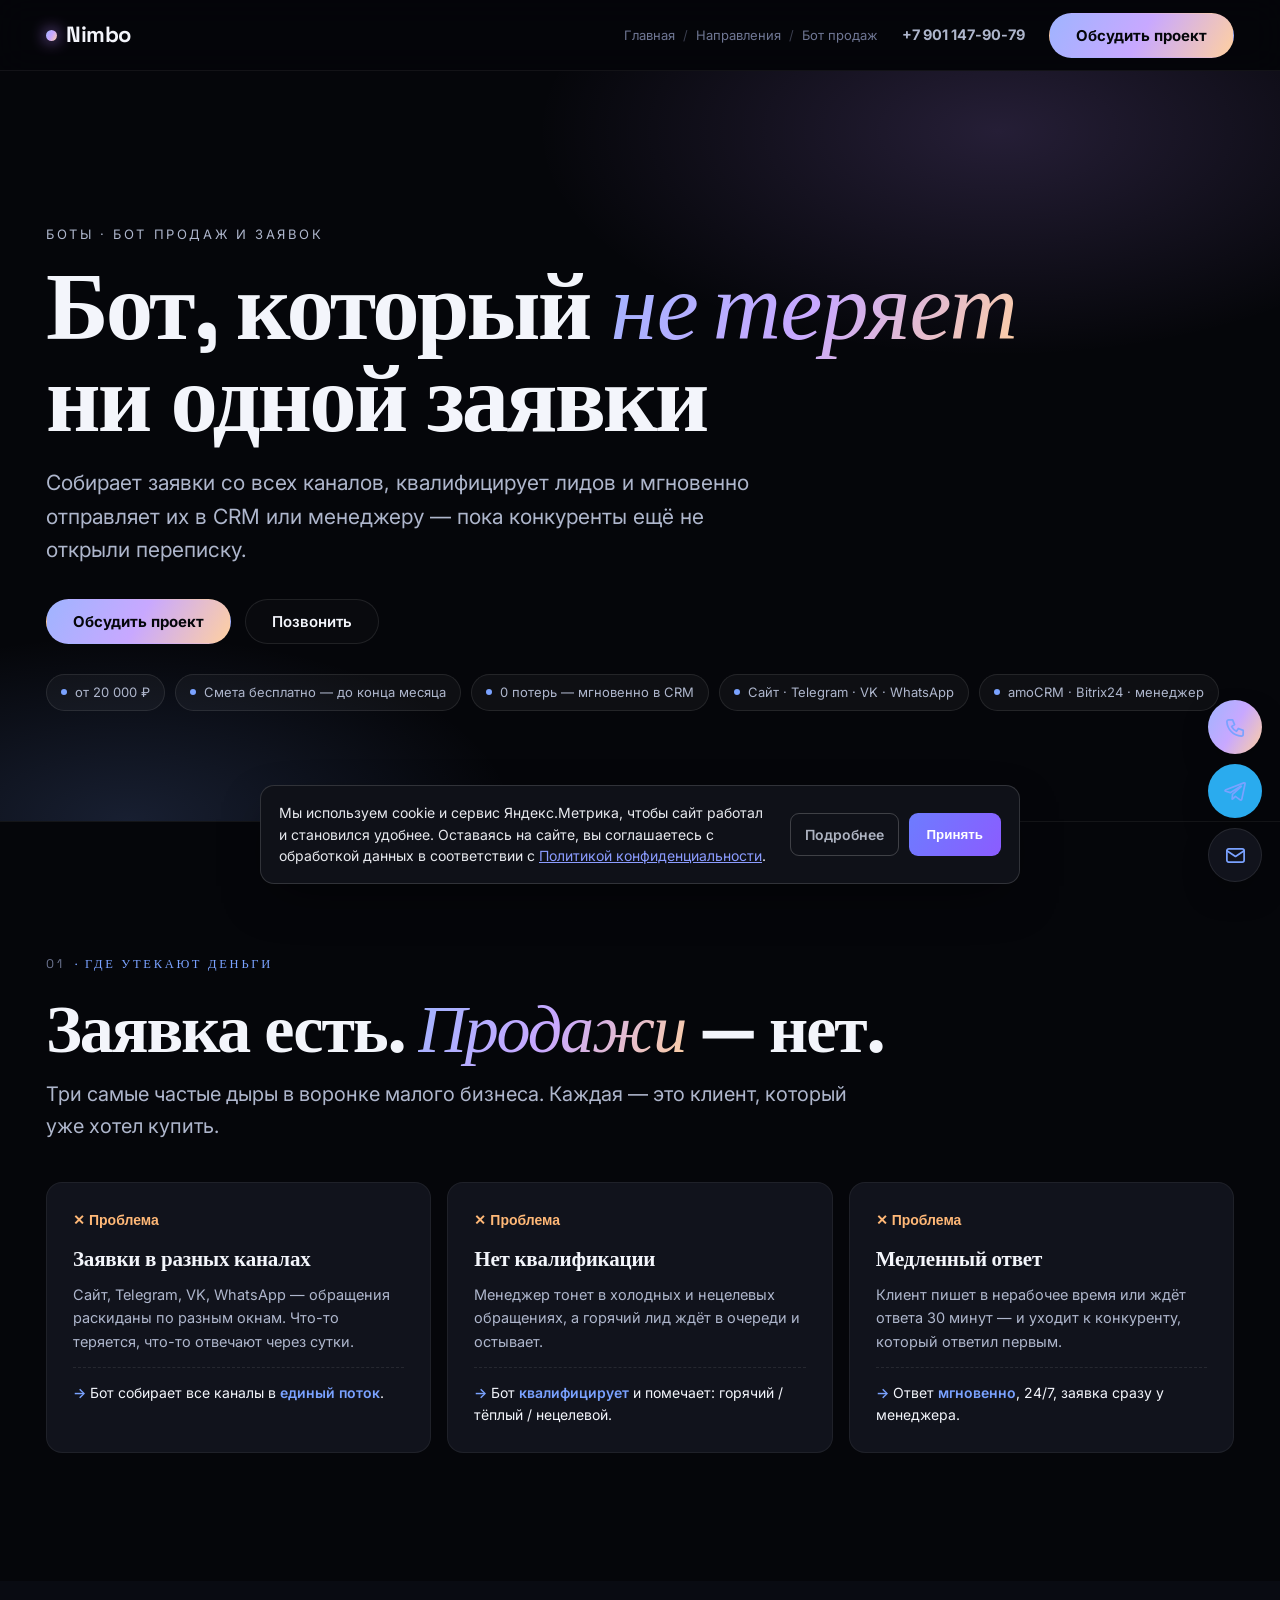
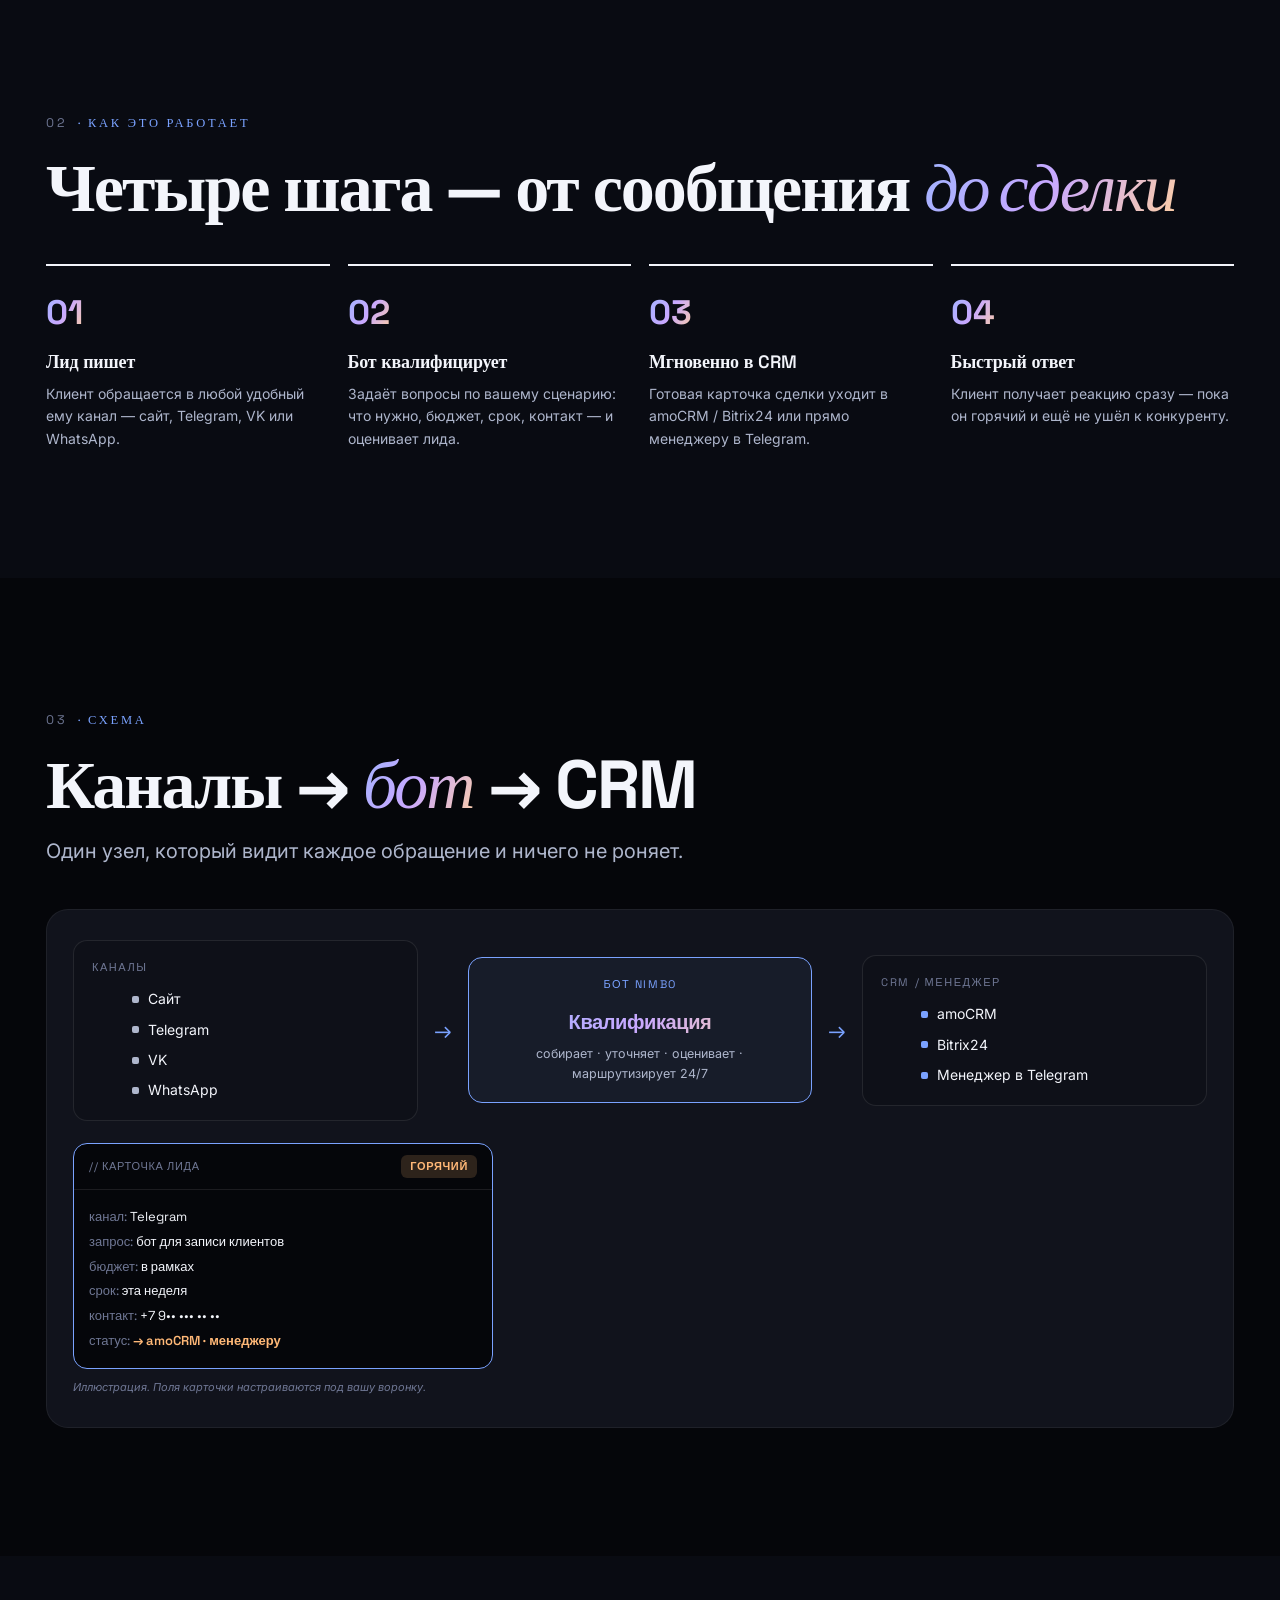
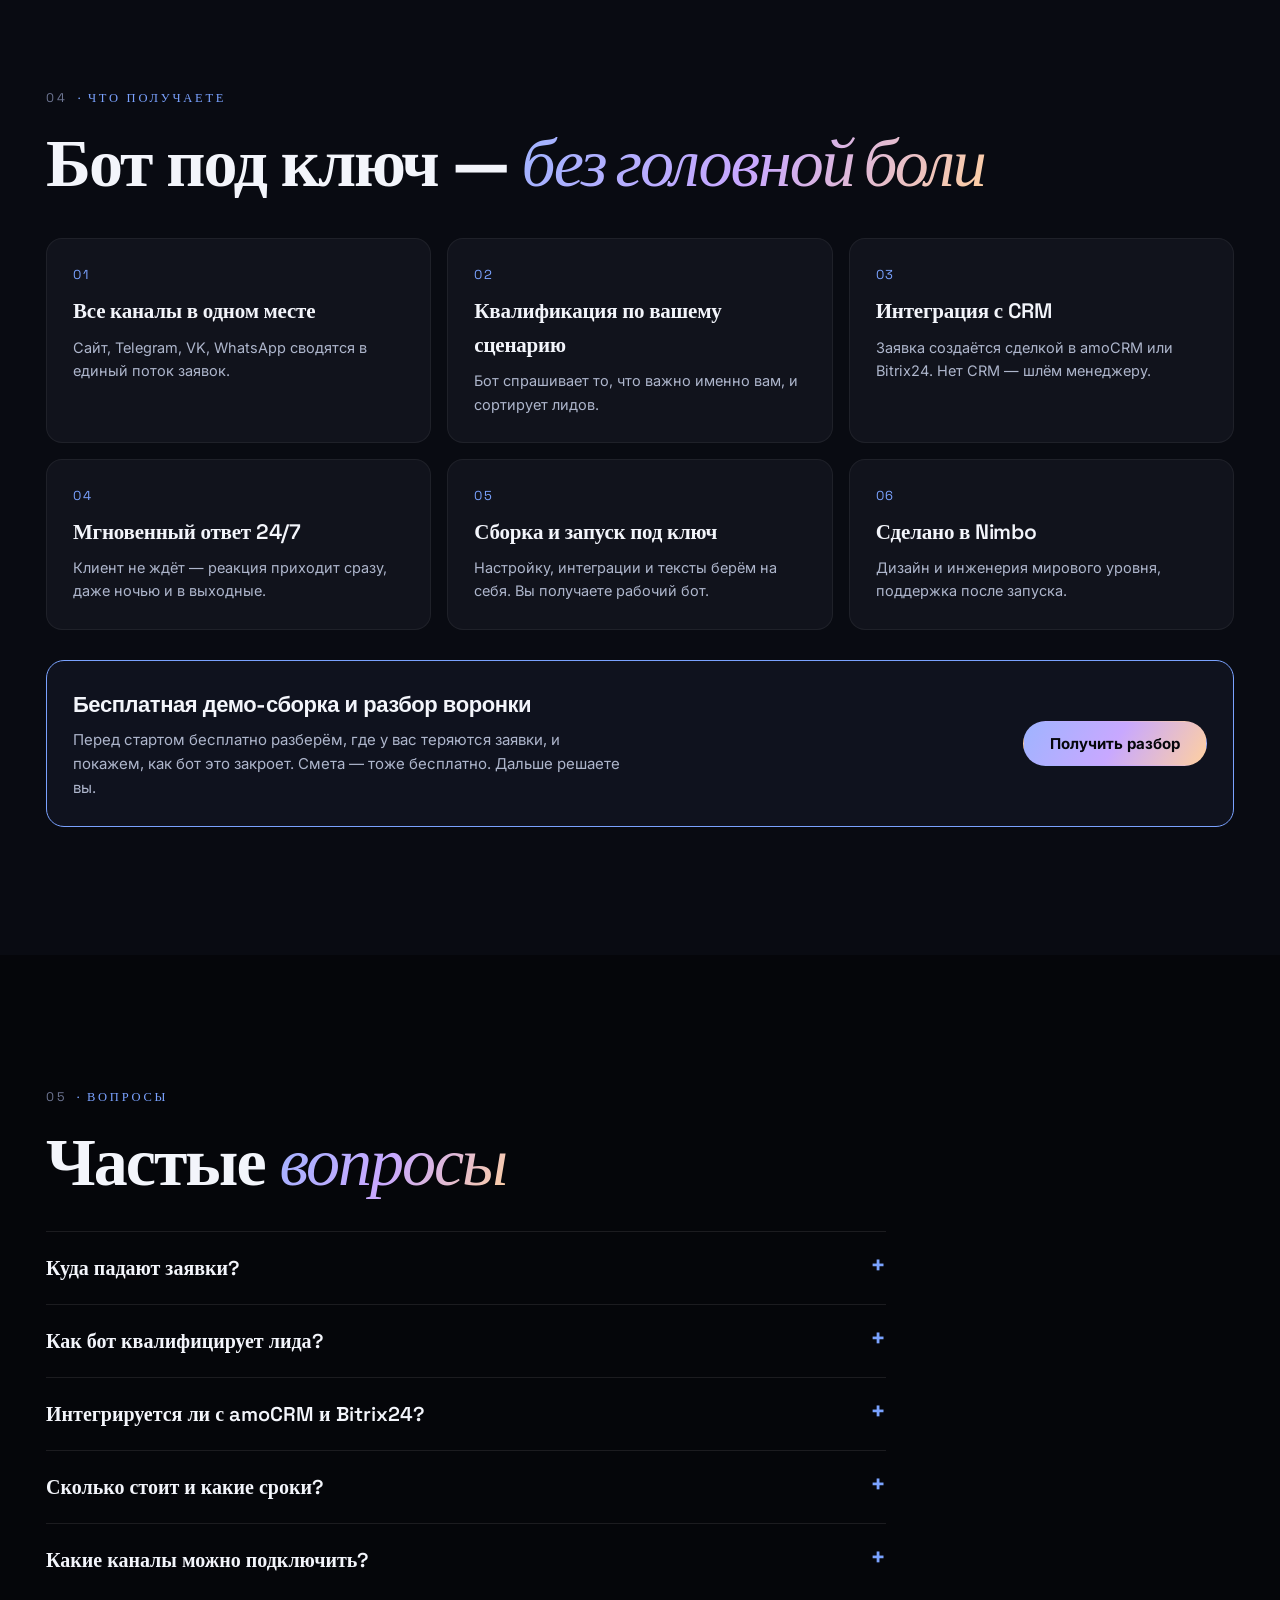
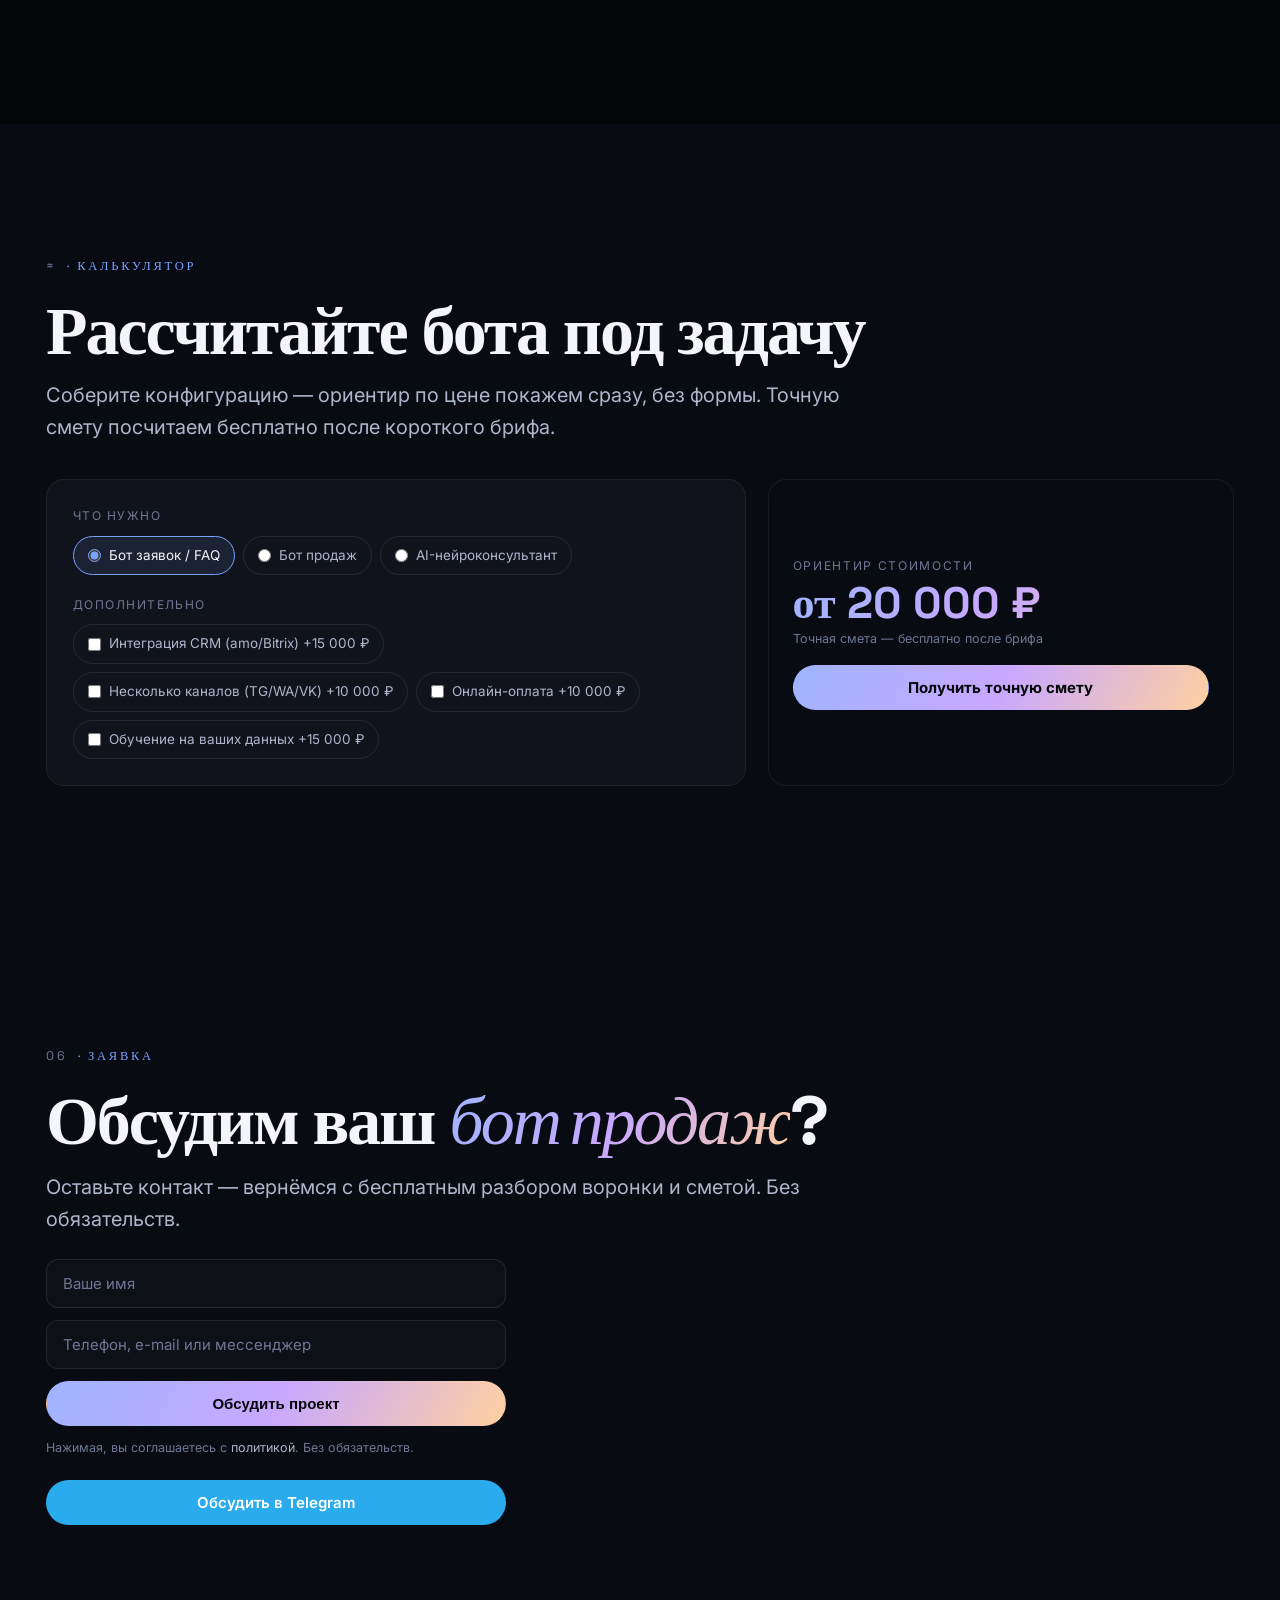
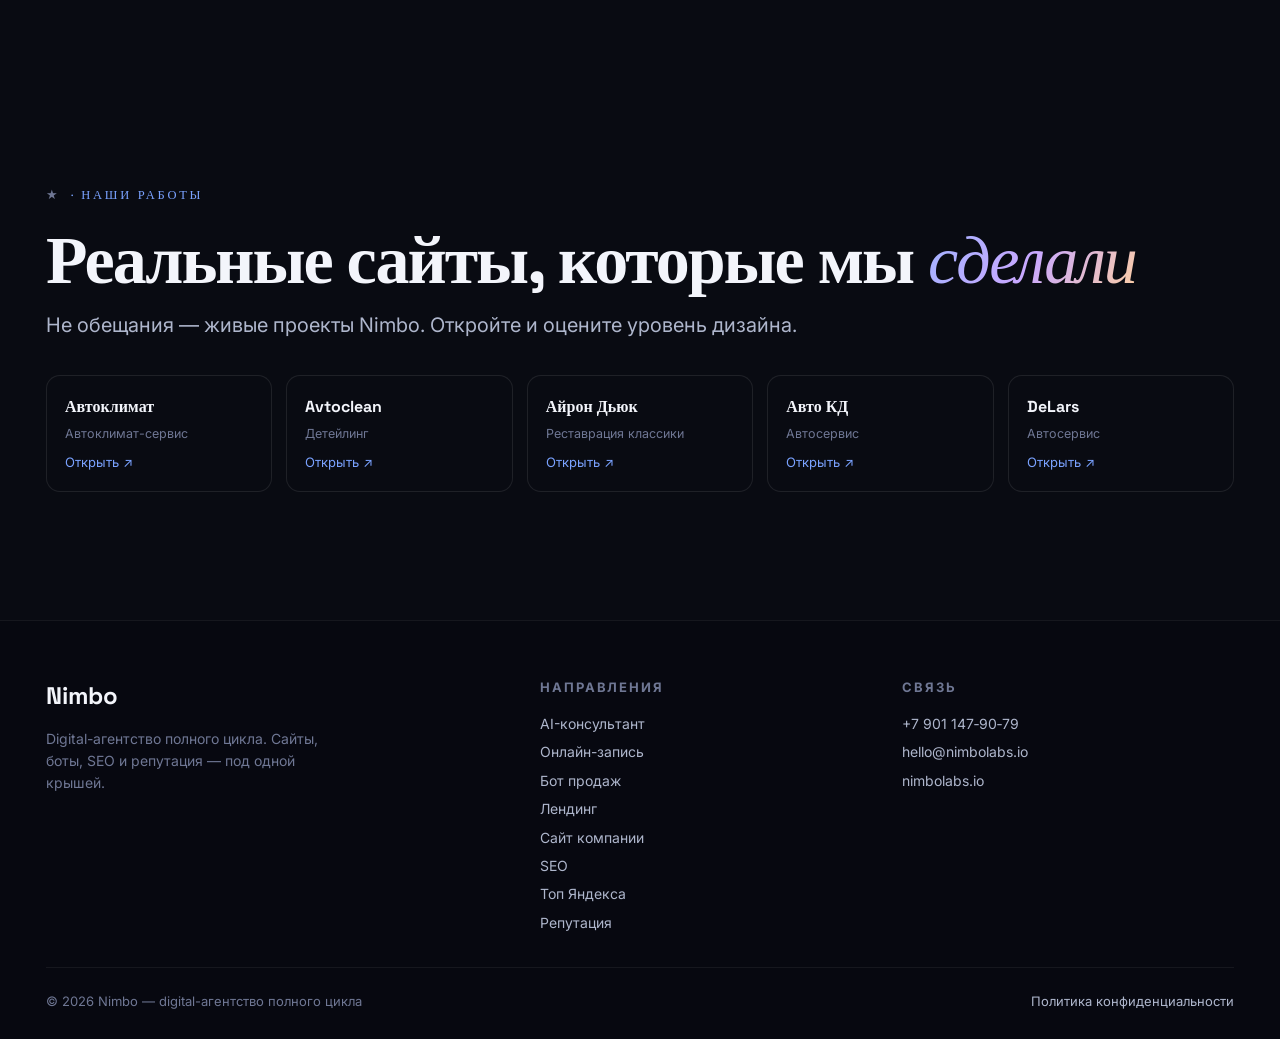
<file: bots/sales/index.html>
<!DOCTYPE html>
<html lang="ru">
<head>
<meta charset="UTF-8">
<meta name="viewport" content="width=device-width,initial-scale=1">
<title>Бот продаж и приёма заявок — Nimbo</title>
<meta name="description" content="Бот собирает и квалифицирует заявки со всех каналов и шлёт в CRM мгновенно. Под ключ от 20 000 ₽, бесплатная смета. По всей России.">
<meta name="theme-color" content="#05060a">
<link rel="canonical" href="https://nimbolabs.io/bots/sales/">
<meta name="geo.region" content="RU">
<meta name="geo.placename" content="Россия">

<meta property="og:type" content="website">
<meta property="og:title" content="Бот, который не теряет ни одной заявки — Nimbo">
<meta property="og:description" content="Собирает заявки со всех каналов, квалифицирует и мгновенно шлёт в CRM или менеджеру. Интеграция amoCRM/Bitrix24. Бесплатная демо-сборка.">
<meta property="og:image" content="https://nimbolabs.io/assets/hero.jpg">
<meta property="og:url" content="https://nimbolabs.io/bots/sales/">
<meta property="og:locale" content="ru_RU">
<meta name="twitter:card" content="summary_large_image">

<link rel="stylesheet" href="/assets/nimbo.css">

<!-- Yandex.Metrika -->
<script type="text/javascript">
   (function(m,e,t,r,i,k,a){m[i]=m[i]||function(){(m[i].a=m[i].a||[]).push(arguments)};
   m[i].l=1*new Date();
   for (var j=0;j<document.scripts.length;j++){if(document.scripts[j].src===r){return;}}
   k=e.createElement(t),a=e.getElementsByTagName(t)[0],k.async=1,k.src=r,a.parentNode.insertBefore(k,a)})
   (window,document,"script","https://mc.yandex.ru/metrika/tag.js","ym");
   ym(109998862,"init",{clickmap:true,trackLinks:true,accurateTrackBounce:true,webvisor:true});
</script>
<noscript><div><img src="https://mc.yandex.ru/watch/109998862" style="position:absolute;left:-9999px;" alt="" /></div></noscript>
<!-- /Yandex.Metrika -->

<script type="application/ld+json">
{
  "@context":"https://schema.org",
  "@type":"Service",
  "serviceType":"Бот продаж и приёма заявок",
  "name":"Бот продаж и приёма заявок под ключ — Nimbo",
  "description":"Чат-бот, который собирает заявки со всех каналов (Сайт, Telegram, VK, WhatsApp), квалифицирует лидов и мгновенно отправляет в CRM (amoCRM, Bitrix24) или менеджеру.",
  "provider":{"@type":"Organization","name":"Nimbo","url":"https://nimbolabs.io/","email":"hello@nimbolabs.io","telephone":"+7 901 147-90-79"},
  "areaServed":{"@type":"Country","name":"Россия"},
  "url":"https://nimbolabs.io/bots/sales/"
}
</script>
<script type="application/ld+json">
{
  "@context":"https://schema.org",
  "@type":"BreadcrumbList",
  "itemListElement":[
    {"@type":"ListItem","position":1,"name":"Nimbo","item":"https://nimbolabs.io/"},
    {"@type":"ListItem","position":2,"name":"Боты","item":"https://nimbolabs.io/bots/"},
    {"@type":"ListItem","position":3,"name":"Бот продаж","item":"https://nimbolabs.io/bots/sales/"}
  ]
}
</script>
<script type="application/ld+json">
{
  "@context":"https://schema.org",
  "@type":"FAQPage",
  "mainEntity":[
    {"@type":"Question","name":"Куда падают заявки?","acceptedAnswer":{"@type":"Answer","text":"Все обращения из любого канала бот складывает в одно место — вашу CRM (amoCRM, Bitrix24) или прямо менеджеру в Telegram. Ни одна заявка не теряется в переписках."}},
    {"@type":"Question","name":"Как бот квалифицирует лида?","acceptedAnswer":{"@type":"Answer","text":"Бот задаёт нужные вопросы по вашему сценарию (что нужно, бюджет, срок, контакт) и помечает лида — горячий, тёплый или нецелевой. Менеджер получает готовую карточку и не тратит время на холодные."}},
    {"@type":"Question","name":"Интегрируется ли с amoCRM и Bitrix24?","acceptedAnswer":{"@type":"Answer","text":"Да. Заявка создаётся как сделка/лид в amoCRM или Bitrix24 со всеми данными квалификации. Если CRM пока нет — бот шлёт заявку менеджеру в Telegram, а CRM подключим позже."}},
    {"@type":"Question","name":"Сколько стоит и какие сроки?","acceptedAnswer":{"@type":"Answer","text":"Делаем под ключ. Сначала — бесплатная смета и разбор вашей воронки: смотрим, где теряются заявки, и считаем стоимость под вашу задачу. Срок зависит от числа каналов и интеграций."}},
    {"@type":"Question","name":"Какие каналы можно подключить?","acceptedAnswer":{"@type":"Answer","text":"Сайт, Telegram, VK, WhatsApp. Бот собирает обращения из всех подключённых каналов в единый поток и отправляет в CRM или менеджеру."}}
  ]
}
</script>

<style>
/* Уникальный блок: схема каналы → бот → CRM + карточка лида. Только токены var(--…). */
.flow{margin-top:42px;background:var(--card);border:1px solid var(--line2);border-radius:22px;padding:30px 26px;overflow:hidden}
.flowgrid{display:grid;grid-template-columns:1fr auto 1fr auto 1fr;gap:16px;align-items:center}
.node{border:1px solid var(--line);border-radius:14px;padding:18px;background:var(--panel)}
.node .nt{font-family:'Space Grotesk',sans-serif;font-size:11px;letter-spacing:.14em;text-transform:uppercase;color:var(--mut);margin-bottom:12px}
.node ul{list-style:none;display:flex;flex-direction:column;gap:8px}
.node li{font-size:14px;display:flex;align-items:center;gap:9px;color:var(--ink)}
.node li i{width:7px;height:7px;border-radius:2px;background:var(--soft);flex:none}
.node.bot{border-color:var(--a1);background:rgba(122,162,255,.06);text-align:center}
.node.bot .big{font-family:'Space Grotesk',sans-serif;font-weight:700;font-size:20px;letter-spacing:-.02em;background:var(--chrome);-webkit-background-clip:text;background-clip:text;color:transparent}
.node.bot .sm{font-size:12.5px;color:var(--soft);margin-top:6px}
.node.crm li i{background:var(--a1)}
.arr{font-family:'Space Grotesk',sans-serif;color:var(--a1);font-size:22px;text-align:center}
.leadcard{margin-top:22px;border:1px solid var(--a1);border-radius:14px;background:var(--bg);padding:0;overflow:hidden;max-width:420px}
.lc-top{display:flex;align-items:center;justify-content:space-between;padding:11px 15px;border-bottom:1px solid var(--line);font-family:'Space Grotesk',sans-serif;font-size:11px;letter-spacing:.06em;color:var(--mut)}
.lc-tag{background:rgba(255,184,119,.16);color:var(--a3);padding:3px 9px;border-radius:6px;font-weight:600}
.lc-body{padding:15px;font-family:'Space Grotesk',sans-serif;font-size:13px;line-height:1.9}
.lc-body .k{color:var(--mut)}
.lc-body .v{color:var(--ink)}
.lc-body .v.hot{color:var(--a3);font-weight:600}
.illu{font-size:11px;color:var(--mut);margin-top:10px;font-style:italic}
/* боли: проблема → решение внутри ncard */
.pain-x{font-family:'Space Grotesk',sans-serif;font-weight:700;color:var(--a3);font-size:14px;display:flex;align-items:center;gap:8px;margin-bottom:10px}
.pain-fix{margin-top:14px;padding-top:14px;border-top:1px dashed var(--line);font-size:14px;color:var(--ink)}
.pain-fix b{color:var(--a1);font-weight:600}
/* risk reversal */
.risk{margin-top:30px;border:1px solid var(--a1);border-radius:18px;padding:26px;background:rgba(122,162,255,.05);display:flex;flex-wrap:wrap;gap:18px;align-items:center;justify-content:space-between}
.risk h3{font-family:'Space Grotesk',sans-serif;font-weight:700;font-size:22px;letter-spacing:-.02em}
.risk p{color:var(--soft);font-size:15px;max-width:560px;margin-top:6px}
@media(max-width:880px){
  .flowgrid{grid-template-columns:1fr;text-align:left}
  .arr{transform:rotate(90deg);font-size:18px}
}
</style>
</head>
<body>

<header class="nheader"><div class="wrap"><nav>
  <a class="nbrand" href="/"><span class="dot"></span>Nimbo</a>
  <div class="ncrumbs"><a href="/">Главная</a><span class="sep">/</span><a href="/#napravleniya">Направления</a><span class="sep">/</span><span>Бот продаж</span></div>
  <a class="nphone" href="tel:+79011479079">+7&nbsp;901&nbsp;147‑90‑79</a>
  <a class="btn btn-a" href="#zayavka">Обсудить проект</a>
</nav></div></header>

<!-- HERO -->
<section class="nhero"><div class="wrap">
  <div class="eyebrow">Боты · Бот продаж и заявок</div>
  <h1>Бот, который <em>не теряет</em> ни одной заявки</h1>
  <p class="sub">Собирает заявки со всех каналов, квалифицирует лидов и мгновенно отправляет их в CRM или менеджеру — пока конкуренты ещё не открыли переписку.</p>
  <div class="cta"><a class="btn btn-a" href="#zayavka">Обсудить проект</a><a class="btn btn-g" href="tel:+79011479079">Позвонить</a></div>
  <div class="chips"><span class="chip">от 20 000 ₽</span><span class="chip">Смета бесплатно — до конца месяца</span><span class="chip">0 потерь — мгновенно в CRM</span><span class="chip">Сайт · Telegram · VK · WhatsApp</span><span class="chip">amoCRM · Bitrix24 · менеджер</span></div>
</div></section>

<!-- PAIN -> SOLUTION -->
<section><div class="wrap">
  <div class="kick reveal"><span class="num">01</span> · Где утекают деньги</div>
  <h2 class="h2 reveal">Заявка есть. <em>Продажи</em> — нет.</h2>
  <p class="lead reveal">Три самые частые дыры в воронке малого бизнеса. Каждая — это клиент, который уже хотел купить.</p>
  <div class="grid g3 reveal" style="margin-top:40px">
    <div class="ncard">
      <div class="pain-x">✕ Проблема</div>
      <h3>Заявки в разных каналах</h3>
      <p>Сайт, Telegram, VK, WhatsApp — обращения раскиданы по разным окнам. Что-то теряется, что-то отвечают через сутки.</p>
      <div class="pain-fix"><b>→</b> Бот собирает все каналы в <b>единый поток</b>.</div>
    </div>
    <div class="ncard">
      <div class="pain-x">✕ Проблема</div>
      <h3>Нет квалификации</h3>
      <p>Менеджер тонет в холодных и нецелевых обращениях, а горячий лид ждёт в очереди и остывает.</p>
      <div class="pain-fix"><b>→</b> Бот <b>квалифицирует</b> и помечает: горячий / тёплый / нецелевой.</div>
    </div>
    <div class="ncard">
      <div class="pain-x">✕ Проблема</div>
      <h3>Медленный ответ</h3>
      <p>Клиент пишет в нерабочее время или ждёт ответа 30 минут — и уходит к конкуренту, который ответил первым.</p>
      <div class="pain-fix"><b>→</b> Ответ <b>мгновенно</b>, 24/7, заявка сразу у менеджера.</div>
    </div>
  </div>
</div></section>

<!-- HOW IT WORKS -->
<section class="alt" id="kak"><div class="wrap">
  <div class="kick reveal"><span class="num">02</span> · Как это работает</div>
  <h2 class="h2 reveal">Четыре шага — от сообщения <em>до сделки</em></h2>
  <div class="steps reveal">
    <div class="step">
      <h3>Лид пишет</h3>
      <p>Клиент обращается в любой удобный ему канал — сайт, Telegram, VK или WhatsApp.</p>
    </div>
    <div class="step">
      <h3>Бот квалифицирует</h3>
      <p>Задаёт вопросы по вашему сценарию: что нужно, бюджет, срок, контакт — и оценивает лида.</p>
    </div>
    <div class="step">
      <h3>Мгновенно в CRM</h3>
      <p>Готовая карточка сделки уходит в amoCRM / Bitrix24 или прямо менеджеру в Telegram.</p>
    </div>
    <div class="step">
      <h3>Быстрый ответ</h3>
      <p>Клиент получает реакцию сразу — пока он горячий и ещё не ушёл к конкуренту.</p>
    </div>
  </div>
</div></section>

<!-- SCHEMA: channels -> bot -> CRM -->
<section id="shema"><div class="wrap">
  <div class="kick reveal"><span class="num">03</span> · Схема</div>
  <h2 class="h2 reveal">Каналы → <em>бот</em> → CRM</h2>
  <p class="lead reveal">Один узел, который видит каждое обращение и ничего не роняет.</p>
  <div class="flow reveal">
    <div class="flowgrid">
      <div class="node">
        <div class="nt">Каналы</div>
        <ul>
          <li><i></i>Сайт</li>
          <li><i></i>Telegram</li>
          <li><i></i>VK</li>
          <li><i></i>WhatsApp</li>
        </ul>
      </div>
      <div class="arr">→</div>
      <div class="node bot">
        <div class="nt" style="color:var(--a1)">Бот Nimbo</div>
        <div class="big">Квалификация</div>
        <div class="sm">собирает · уточняет · оценивает · маршрутизирует 24/7</div>
      </div>
      <div class="arr">→</div>
      <div class="node crm">
        <div class="nt">CRM / менеджер</div>
        <ul>
          <li><i></i>amoCRM</li>
          <li><i></i>Bitrix24</li>
          <li><i></i>Менеджер в Telegram</li>
        </ul>
      </div>
    </div>

    <div class="leadcard" role="img" aria-label="Пример карточки квалифицированного лида (иллюстрация)">
      <div class="lc-top"><span>// КАРТОЧКА ЛИДА</span><span class="lc-tag">ГОРЯЧИЙ</span></div>
      <div class="lc-body">
        <div><span class="k">канал:</span> <span class="v">Telegram</span></div>
        <div><span class="k">запрос:</span> <span class="v">бот для записи клиентов</span></div>
        <div><span class="k">бюджет:</span> <span class="v">в рамках</span></div>
        <div><span class="k">срок:</span> <span class="v">эта неделя</span></div>
        <div><span class="k">контакт:</span> <span class="v">+7 9•• ••• •• ••</span></div>
        <div><span class="k">статус:</span> <span class="v hot">→ amoCRM · менеджеру</span></div>
      </div>
    </div>
    <p class="illu">Иллюстрация. Поля карточки настраиваются под вашу воронку.</p>
  </div>
</div></section>

<!-- WHAT YOU GET + RISK REVERSAL -->
<section class="alt" id="get"><div class="wrap">
  <div class="kick reveal"><span class="num">04</span> · Что получаете</div>
  <h2 class="h2 reveal">Бот под ключ — <em>без головной боли</em></h2>
  <div class="grid g3 reveal" style="margin-top:40px">
    <div class="ncard"><div class="ix">01</div><h3>Все каналы в одном месте</h3><p>Сайт, Telegram, VK, WhatsApp сводятся в единый поток заявок.</p></div>
    <div class="ncard"><div class="ix">02</div><h3>Квалификация по вашему сценарию</h3><p>Бот спрашивает то, что важно именно вам, и сортирует лидов.</p></div>
    <div class="ncard"><div class="ix">03</div><h3>Интеграция с CRM</h3><p>Заявка создаётся сделкой в amoCRM или Bitrix24. Нет CRM — шлём менеджеру.</p></div>
    <div class="ncard"><div class="ix">04</div><h3>Мгновенный ответ 24/7</h3><p>Клиент не ждёт — реакция приходит сразу, даже ночью и в выходные.</p></div>
    <div class="ncard"><div class="ix">05</div><h3>Сборка и запуск под ключ</h3><p>Настройку, интеграции и тексты берём на себя. Вы получаете рабочий бот.</p></div>
    <div class="ncard"><div class="ix">06</div><h3>Сделано в Nimbo</h3><p>Дизайн и инженерия мирового уровня, поддержка после запуска.</p></div>
  </div>

  <div class="risk reveal">
    <div>
      <h3>Бесплатная демо-сборка и разбор воронки</h3>
      <p>Перед стартом бесплатно разберём, где у вас теряются заявки, и покажем, как бот это закроет. Смета — тоже бесплатно. Дальше решаете вы.</p>
    </div>
    <a class="btn btn-a" href="#zayavka">Получить разбор</a>
  </div>
</div></section>

<!-- FAQ -->
<section id="faq"><div class="wrap">
  <div class="kick reveal"><span class="num">05</span> · Вопросы</div>
  <h2 class="h2 reveal">Частые <em>вопросы</em></h2>
  <div class="faq reveal">
    <details class="qa"><summary>Куда падают заявки?</summary><p>Все обращения из любого канала бот складывает в одно место — вашу CRM (amoCRM, Bitrix24) или прямо менеджеру в Telegram. Ни одна заявка не теряется в переписках.</p></details>
    <details class="qa"><summary>Как бот квалифицирует лида?</summary><p>Бот задаёт нужные вопросы по вашему сценарию (что нужно, бюджет, срок, контакт) и помечает лида — горячий, тёплый или нецелевой. Менеджер получает готовую карточку и не тратит время на холодные обращения.</p></details>
    <details class="qa"><summary>Интегрируется ли с amoCRM и Bitrix24?</summary><p>Да. Заявка создаётся как сделка/лид в amoCRM или Bitrix24 со всеми данными квалификации. Если CRM пока нет — бот шлёт заявку менеджеру в Telegram, а CRM подключим позже.</p></details>
    <details class="qa"><summary>Сколько стоит и какие сроки?</summary><p>Делаем под ключ. Сначала — бесплатная смета и разбор вашей воронки: смотрим, где теряются заявки, и считаем стоимость под вашу задачу. Срок зависит от числа каналов и интеграций — назовём его на разборе.</p></details>
    <details class="qa"><summary>Какие каналы можно подключить?</summary><p>Сайт, Telegram, VK, WhatsApp. Бот собирает обращения из всех подключённых каналов в единый поток и отправляет в CRM или менеджеру.</p></details>
  </div>
</div></section>

<!-- FINAL CTA + CONTACTS + FORM -->
<section class="alt" id="zayavka"><div class="wrap">
  <div class="kick"><span class="num">06</span> · Заявка</div>
  <h2 class="h2">Обсудим ваш <em>бот продаж</em>?</h2>
  <p class="lead">Оставьте контакт — вернёмся с бесплатным разбором воронки и сметой. Без обязательств.</p>
  <form class="nform" id="leadForm" data-lead-slug="bots_sales" action="#" novalidate>
      <input name="website" type="text" tabindex="-1" autocomplete="off" aria-hidden="true" style="position:absolute;left:-9999px;width:0;height:0;opacity:0">
    <input name="name" placeholder="Ваше имя" autocomplete="name" required>
    <input name="contact" placeholder="Телефон, e-mail или мессенджер" autocomplete="tel" required>
    <input type="hidden" name="utm_source"><input type="hidden" name="utm_medium"><input type="hidden" name="utm_campaign"><input type="hidden" name="utm_content"><input type="hidden" name="utm_term">
    <button class="btn btn-a" type="submit">Обсудить проект</button>
    <span class="microcopy">Нажимая, вы соглашаетесь с <a href="/privacy/" style="color:var(--soft)">политикой</a>. Без обязательств.</span>
  </form>
</div></section>

<footer class="nfooter"><div class="wrap">
  <div class="cols">
    <div><div class="big">Nimbo</div><p style="color:var(--mut);margin-top:12px;max-width:34ch">Digital-агентство полного цикла. Сайты, боты, SEO и репутация — под одной крышей.</p></div>
    <div><h4>Направления</h4><a href="/bots/ai-assistant/">AI-консультант</a><a href="/bots/booking/">Онлайн-запись</a><a href="/bots/sales/">Бот продаж</a><a href="/sites/landing/">Лендинг</a><a href="/sites/corporate/">Сайт компании</a><a href="/seo/promotion/">SEO</a><a href="/seo/top/">Топ Яндекса</a><a href="/reputation/">Репутация</a></div>
    <div><h4>Связь</h4><a href="tel:+79011479079">+7 901 147‑90‑79</a><a href="mailto:hello@nimbolabs.io">hello@nimbolabs.io</a><a href="/">nimbolabs.io</a></div>
  </div>
  <div class="nimbo-credit"><span>© 2026 Nimbo — digital-агентство полного цикла</span><span class="nc-links"><a href="/privacy/">Политика конфиденциальности</a></span></div>
</div></footer>
<div class="ncallbar"><a class="c1" href="#zayavka">Оставить заявку</a><a class="c2" href="tel:+79011479079">Позвонить</a></div>

<script defer src="/assets/lead-submit.js"></script>

<script src="/assets/cookie.js" defer></script>
<script>var io=new IntersectionObserver(function(es){es.forEach(function(e){if(e.isIntersecting){e.target.classList.add('in');io.unobserve(e.target);}})},{threshold:.12});document.querySelectorAll('.reveal').forEach(function(el){io.observe(el);});</script>
</body>
</html>
</file>
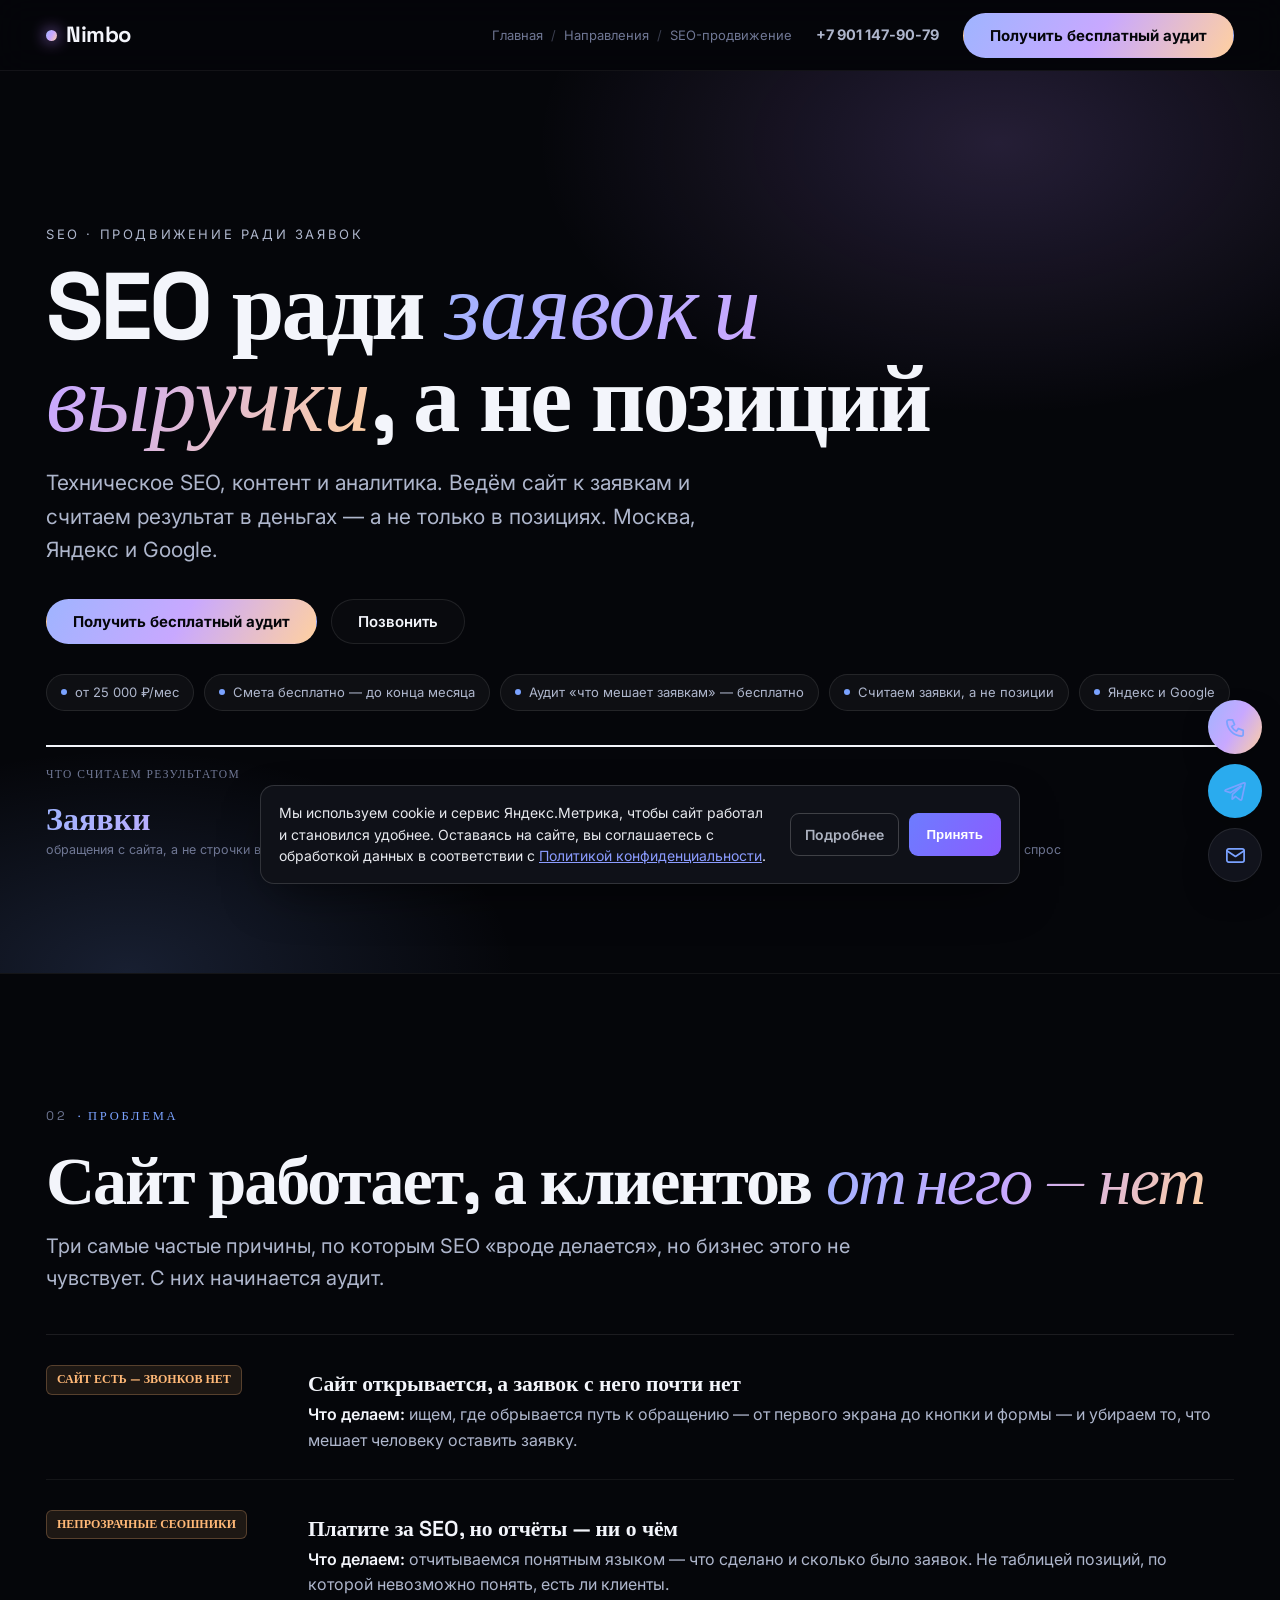
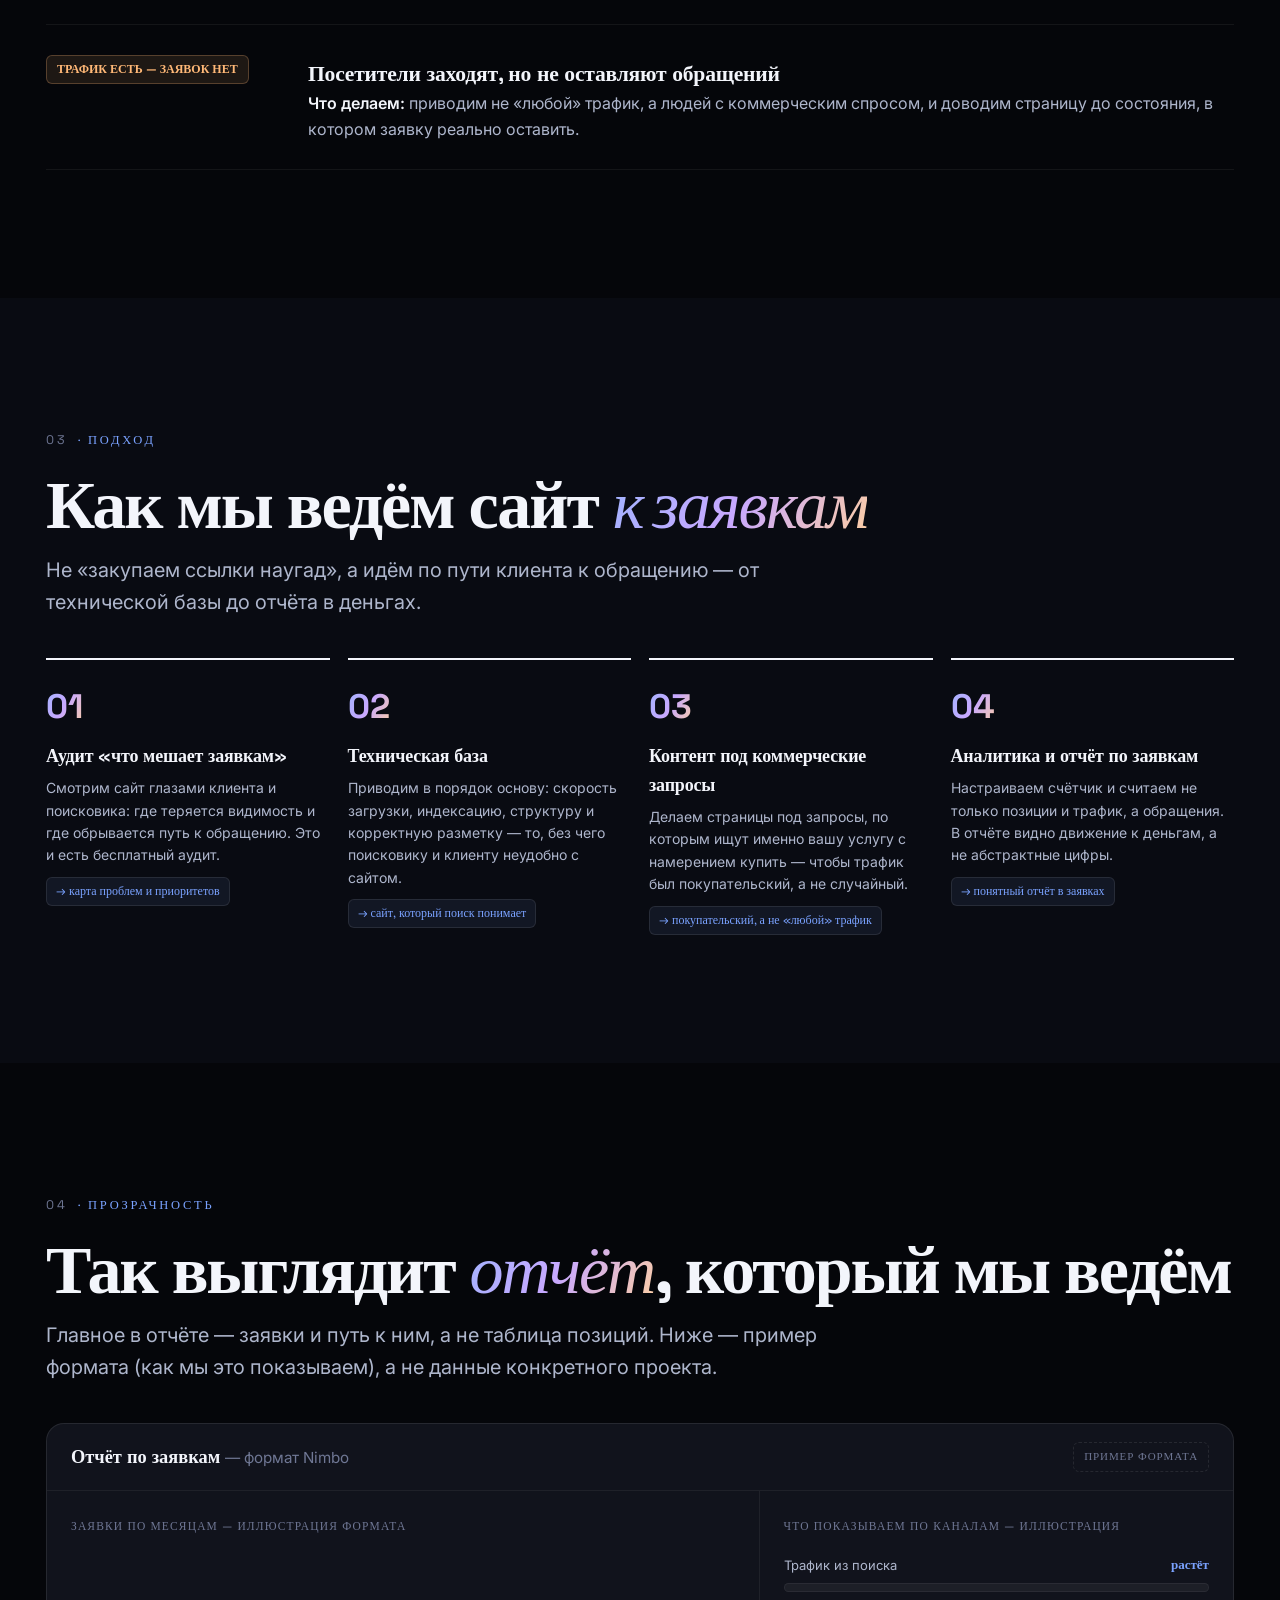
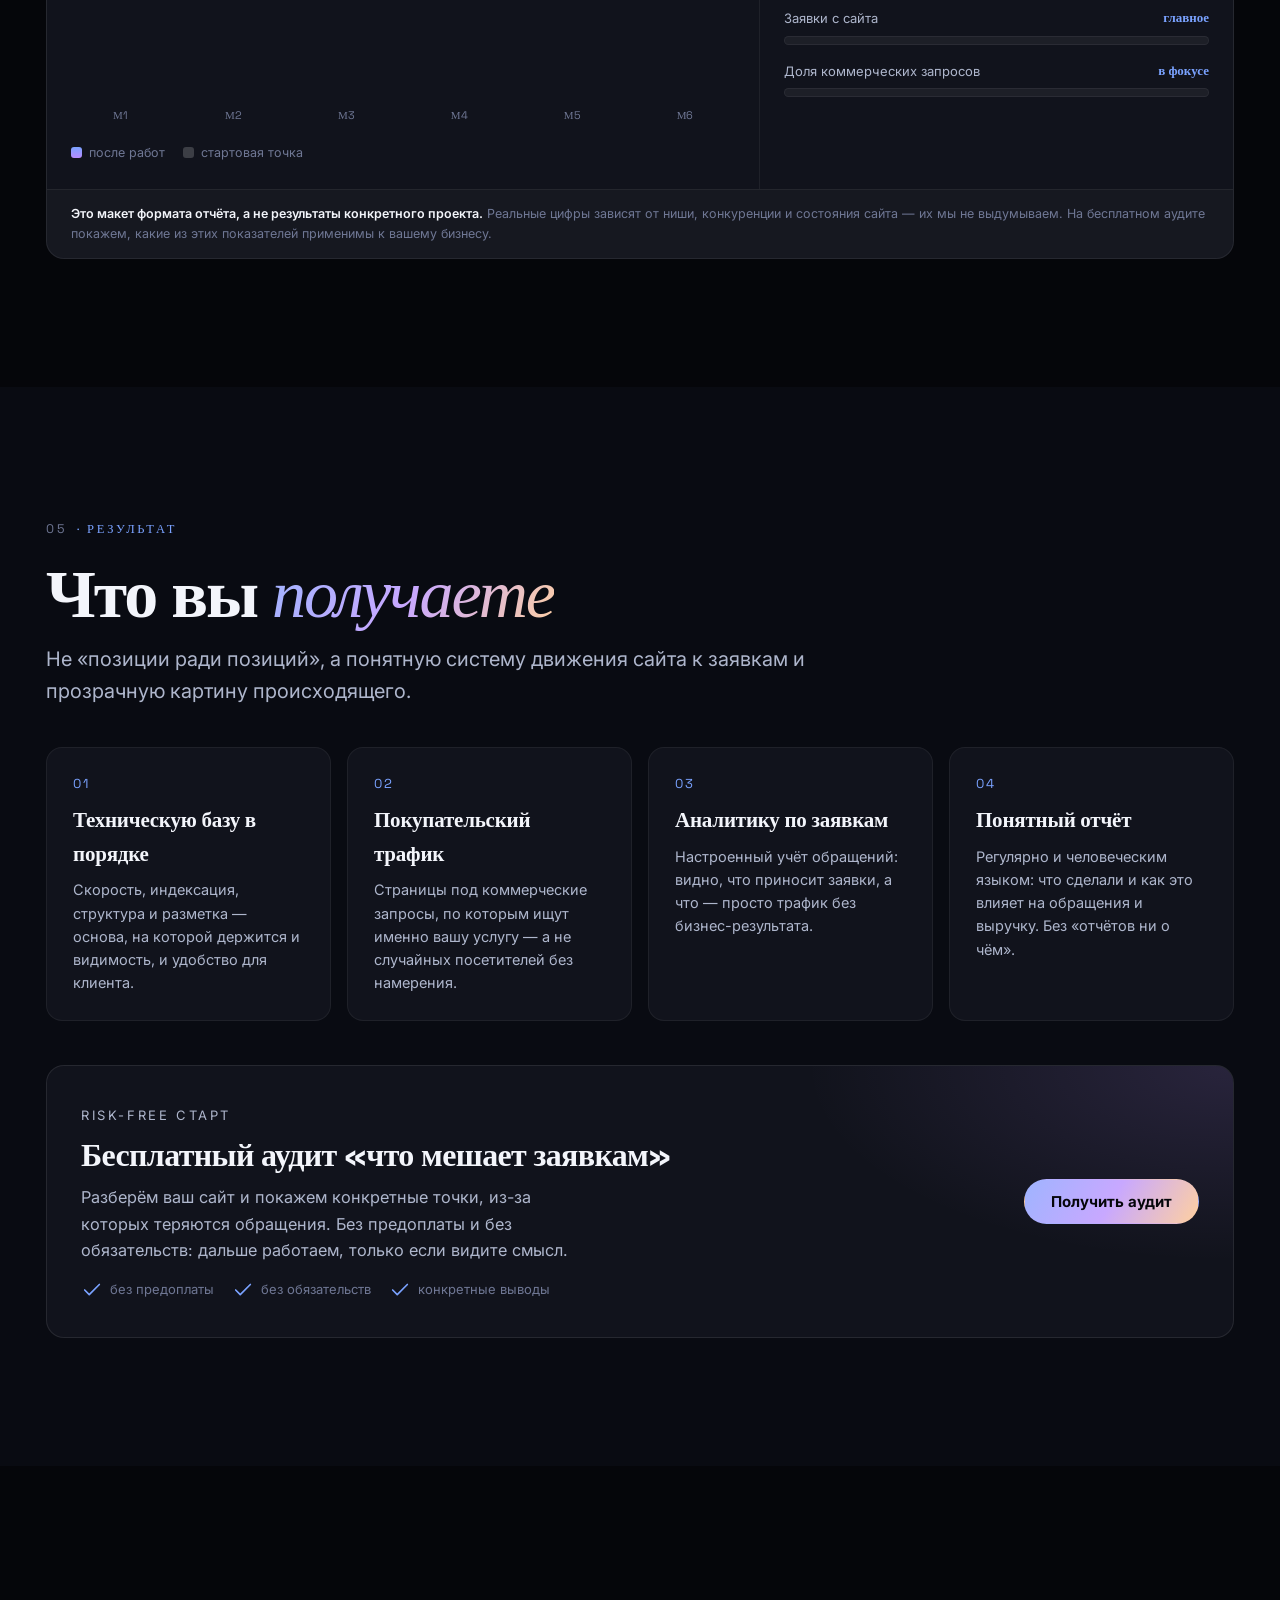
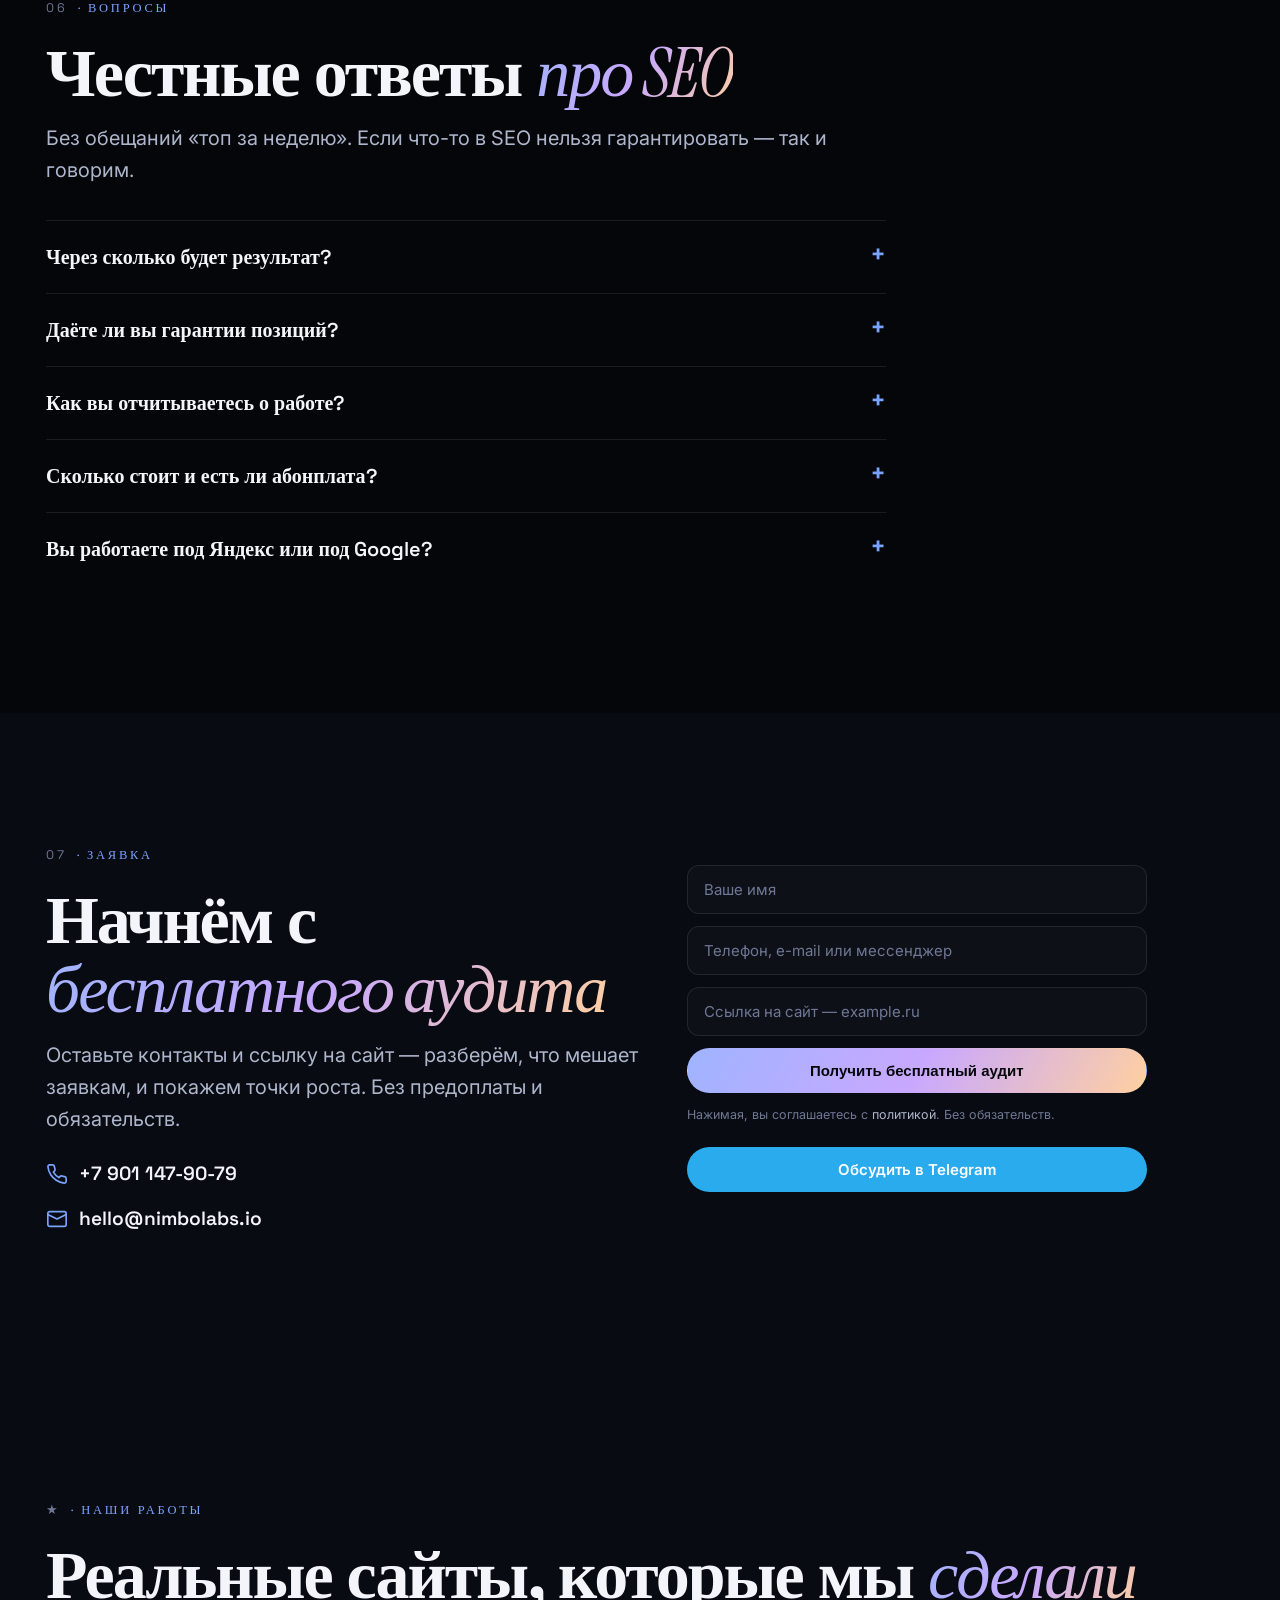
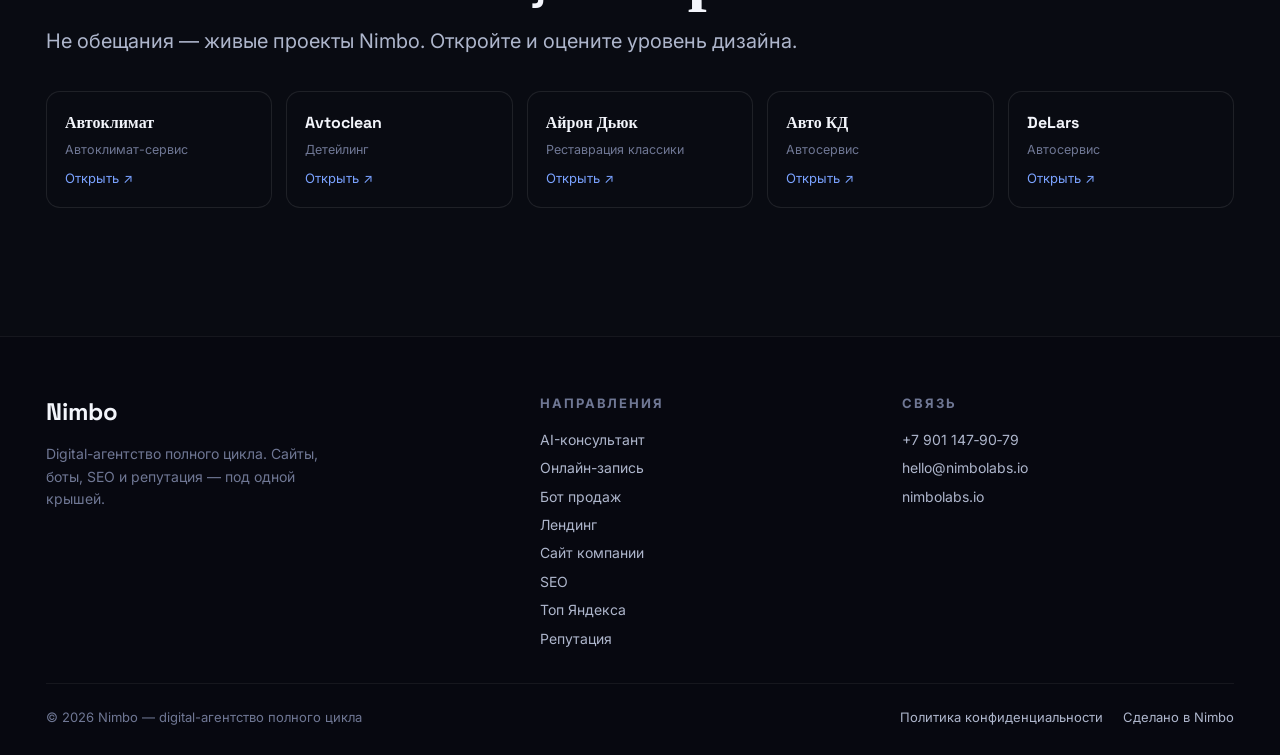
<file: seo/promotion/index.html>
<!DOCTYPE html>
<html lang="ru">
<head>
<meta charset="utf-8">
<meta name="viewport" content="width=device-width, initial-scale=1, viewport-fit=cover">
<title>SEO-продвижение сайта под ключ — Nimbo</title>
<meta name="description" content="SEO ради заявок и выручки, а не позиций: техника, контент, аналитика. От 25 000 ₽/мес, бесплатный аудит. По всей России.">
<link rel="canonical" href="https://nimbolabs.io/seo/promotion/">
<meta name="theme-color" content="#05060a">
<meta name="geo.region" content="RU">
<meta name="geo.placename" content="Россия">

<!-- Open Graph -->
<meta property="og:type" content="website">
<meta property="og:locale" content="ru_RU">
<meta property="og:site_name" content="Nimbo">
<meta property="og:url" content="https://nimbolabs.io/seo/promotion/">
<meta property="og:title" content="SEO ради заявок и выручки, а не позиций">
<meta property="og:description" content="Техническое SEO + контент + аналитика. Ведём сайт к заявкам и считаем результат в деньгах. Бесплатный аудит «что мешает заявкам».">
<!-- Twitter -->
<meta name="twitter:card" content="summary_large_image">
<meta name="twitter:title" content="SEO ради заявок и выручки, а не позиций">
<meta name="twitter:description" content="Техническое SEO + контент + аналитика. Ведём к заявкам и считаем результат в деньгах. Бесплатный аудит «что мешает заявкам».">

<link rel="stylesheet" href="/assets/nimbo.css">

<!-- JSON-LD: Service -->
<script type="application/ld+json">
{
  "@context": "https://schema.org",
  "@type": "Service",
  "serviceType": "SEO-продвижение сайта под заявки и выручку",
  "name": "SEO-продвижение — Nimbo",
  "description": "SEO-продвижение, ориентированное на заявки и выручку, а не только на позиции. Техническая база сайта, контент под коммерческие запросы и аналитика по заявкам. Работаем под Яндекс и Google.",
  "url": "https://nimbolabs.io/seo/promotion/",
  "areaServed": { "@type": "City", "name": "Москва" },
  "provider": {
    "@type": "Organization",
    "name": "Nimbo",
    "url": "https://nimbolabs.io/",
    "email": "hello@nimbolabs.io",
    "telephone": "+7-901-147-90-79"
  },
  "offers": {
    "@type": "Offer",
    "description": "Бесплатный аудит «что мешает заявкам»: разбор технической базы, видимости и пути к заявке. Без предоплаты, условия работы обсуждаем после аудита.",
    "availability": "https://schema.org/InStock"
  }
}
</script>
<!-- JSON-LD: BreadcrumbList -->
<script type="application/ld+json">
{
  "@context": "https://schema.org",
  "@type": "BreadcrumbList",
  "itemListElement": [
    { "@type": "ListItem", "position": 1, "name": "Nimbo", "item": "https://nimbolabs.io/" },
    { "@type": "ListItem", "position": 2, "name": "SEO", "item": "https://nimbolabs.io/seo/" },
    { "@type": "ListItem", "position": 3, "name": "Продвижение", "item": "https://nimbolabs.io/seo/promotion/" }
  ]
}
</script>
<!-- JSON-LD: FAQPage -->
<script type="application/ld+json">
{
  "@context": "https://schema.org",
  "@type": "FAQPage",
  "mainEntity": [
    {
      "@type": "Question",
      "name": "Через сколько будет результат от SEO?",
      "acceptedAnswer": { "@type": "Answer", "text": "Честно: зависит от ниши, конкуренции и текущего состояния сайта. SEO — это накопительный канал, а не реклама с мгновенным эффектом. На бесплатном аудите мы покажем, что мешает заявкам сейчас, и обозначим реалистичный горизонт по вашей нише, без обещаний «топ за неделю»." }
    },
    {
      "@type": "Question",
      "name": "Даёте ли вы гарантии позиций?",
      "acceptedAnswer": { "@type": "Answer", "text": "Гарантировать конкретные позиции в поиске нельзя — ранжирование зависит от алгоритмов Яндекса и Google, конкурентов и факторов вне нашего контроля. Любой, кто гарантирует «топ-1», вводит в заблуждение. Мы гарантируем прозрачную работу и отчётность по заявкам, а не цифры, которые от нас не зависят." }
    },
    {
      "@type": "Question",
      "name": "Как вы отчитываетесь о работе?",
      "acceptedAnswer": { "@type": "Answer", "text": "Регулярный понятный отчёт: что сделали, как меняется трафик и видимость и, главное, сколько было обращений и заявок. Цель отчёта — чтобы вы видели движение к деньгам, а не таблицу позиций, по которой непонятно, есть ли клиенты. Формат и периодичность согласуем под вас." }
    },
    {
      "@type": "Question",
      "name": "Сколько стоит и есть ли абонплата?",
      "acceptedAnswer": { "@type": "Answer", "text": "Стоимость и формат работы (разовые задачи или ежемесячное ведение) обсуждаем после бесплатного аудита — когда понятен объём работ по вашему сайту и нише. Аудит «что мешает заявкам» бесплатный и ни к чему не обязывает." }
    },
    {
      "@type": "Question",
      "name": "Вы работаете под Яндекс или под Google?",
      "acceptedAnswer": { "@type": "Answer", "text": "Под обе системы. В России основной трафик чаще идёт из Яндекса, поэтому ему уделяем особое внимание, но техническая база и контент под коммерческие запросы работают и на Google. На аудите смотрим, откуда у вас реальный спрос, и расставляем приоритеты." }
    }
  ]
}
</script>

<!-- Yandex.Metrika -->
<script type="text/javascript">
   (function(m,e,t,r,i,k,a){m[i]=m[i]||function(){(m[i].a=m[i].a||[]).push(arguments)};
   m[i].l=1*new Date();
   for (var j = 0; j < document.scripts.length; j++) {if (document.scripts[j].src === r) { return; }}
   k=e.createElement(t),a=e.getElementsByTagName(t)[0],k.async=1,k.src=r,a.parentNode.insertBefore(k,a)})
   (window, document, "script", "https://mc.yandex.ru/metrika/tag.js", "ym");
   ym(109998862, "init", { clickmap:true, trackLinks:true, accurateTrackBounce:true, webvisor:true });
</script>
<noscript><div><img src="https://mc.yandex.ru/watch/109998862" style="position:absolute; left:-9999px;" alt=""></div></noscript>

<!-- Уникальный блок: data-viz отчёта. Цвета — только токены nimbo.css -->
<style>
.report{background:var(--card);border:1px solid var(--line);border-radius:18px;overflow:hidden;margin-top:40px}
.report-top{display:flex;align-items:center;justify-content:space-between;gap:14px;padding:18px 24px;border-bottom:1px solid var(--line2);flex-wrap:wrap}
.report-top .ttl{font-family:'Space Grotesk';font-weight:600;font-size:1.15rem}
.report-top .ttl span{color:var(--mut);font-family:'Inter';font-weight:400;font-size:.95rem}
.badge-example{font-family:'Space Grotesk';font-size:11px;letter-spacing:.08em;text-transform:uppercase;color:var(--mut);border:1px dashed var(--line);border-radius:6px;padding:5px 10px}
.report-body{display:grid;grid-template-columns:1fr;gap:0}
@media(min-width:860px){.report-body{grid-template-columns:1.5fr 1fr}}
.chart-pane{padding:26px 24px}
.chart-pane + .chart-pane{border-top:1px solid var(--line2)}
@media(min-width:860px){.chart-pane + .chart-pane{border-top:0;border-left:1px solid var(--line2)}}
.chart-h{font-family:'Space Grotesk';font-size:11.5px;letter-spacing:.1em;text-transform:uppercase;color:var(--mut);margin-bottom:20px}
.bars{display:grid;grid-template-columns:repeat(6,1fr);gap:14px;align-items:end;height:170px}
.bar-col{display:flex;flex-direction:column;align-items:center;gap:9px;height:100%;justify-content:flex-end}
.bar{width:100%;max-width:34px;border-radius:5px 5px 0 0;background:linear-gradient(180deg,var(--a1),var(--a2));position:relative;transition:height 1s cubic-bezier(.2,.7,.2,1)}
.bar.muted-bar{background:rgba(255,255,255,.12)}
.bar-x{font-family:'Space Grotesk';font-size:11px;color:var(--mut)}
.legend{display:flex;gap:18px;flex-wrap:wrap;margin-top:18px;font-size:12.5px;color:var(--mut)}
.legend i{display:inline-block;width:11px;height:11px;border-radius:3px;margin-right:7px;vertical-align:-1px}
.kv{display:grid;grid-template-columns:1fr;gap:16px}
.kv-row .kv-top{display:flex;justify-content:space-between;font-size:13px;margin-bottom:7px}
.kv-row .kv-top b{font-family:'Space Grotesk';font-weight:600;color:var(--a1)}
.kv-row .kv-top span{color:var(--soft)}
.track{height:9px;background:rgba(255,255,255,.05);border-radius:999px;overflow:hidden;border:1px solid var(--line2)}
.track > i{display:block;height:100%;border-radius:999px;background:var(--chrome);width:0;transition:width 1.1s cubic-bezier(.2,.7,.2,1)}
.report-note{padding:14px 24px;border-top:1px solid var(--line2);font-size:12.5px;color:var(--mut);background:rgba(255,255,255,.02)}
.report-note b{color:var(--ink);font-weight:600}
/* risk-reversal оффер */
.offer{margin-top:44px;background:var(--card);border:1px solid var(--line);border-radius:18px;padding:36px 34px;display:grid;grid-template-columns:1fr;gap:22px;align-items:center;position:relative;overflow:hidden}
.offer::before{content:"";position:absolute;inset:0;z-index:0;background:radial-gradient(60% 120% at 100% 0,rgba(183,139,255,.14),transparent 60%)}
.offer > *{position:relative;z-index:1}
@media(min-width:820px){.offer{grid-template-columns:1.4fr auto}}
.offer h3{font-family:'Space Grotesk';font-size:clamp(22px,3.2vw,32px);font-weight:700;letter-spacing:-.02em;margin:10px 0 12px;line-height:1.08}
.offer p{color:var(--soft);font-size:1.02rem;margin:0;max-width:52ch}
.offer .reassure{margin-top:16px;font-size:13px;color:var(--mut);display:flex;gap:18px;flex-wrap:wrap}
.offer .reassure span{display:inline-flex;align-items:center;gap:7px}
.offer .reassure svg{color:var(--a1)}
/* что считаем результатом — hero aside */
.metric-row{display:grid;grid-template-columns:1fr 1fr 1fr;gap:0;margin-top:16px}
.metric{padding:4px 18px 4px 0}
.metric + .metric{border-left:1px solid var(--line2);padding-left:18px}
.metric .big{font-family:'Space Grotesk';font-size:clamp(1.4rem,3vw,2rem);font-weight:700;line-height:1;background:var(--chrome);-webkit-background-clip:text;background-clip:text;color:transparent}
.metric .cap{font-size:12.5px;color:var(--mut);margin-top:7px;line-height:1.35}
.hero-aside{border-top:2px solid var(--ink);padding-top:18px;margin-top:34px}
.hero-aside .label{font-family:'Space Grotesk';font-size:11.5px;letter-spacing:.12em;text-transform:uppercase;color:var(--mut)}
/* боль → решение */
.pains{margin-top:40px;border-top:1px solid var(--line)}
.pain{display:grid;grid-template-columns:1fr;gap:8px;padding:26px 0;border-bottom:1px solid var(--line2)}
.pain .ptag{font-family:'Space Grotesk';font-size:12px;color:var(--a3);background:rgba(255,184,119,.1);border:1px solid rgba(255,184,119,.25);border-radius:6px;padding:4px 10px;justify-self:start;font-weight:600}
.pain h3{font-family:'Space Grotesk';font-size:1.35rem;font-weight:600;margin-top:6px}
.pain .fix{color:var(--soft);font-size:1rem}
.pain .fix b{color:var(--ink);font-weight:600}
@media(min-width:760px){.pain{grid-template-columns:230px 1fr;gap:32px;align-items:start}.pain .ptag{margin-top:4px}}
/* steps с outputs */
.step .out{display:inline-block;margin-top:10px;font-family:'Space Grotesk';font-size:12px;color:var(--a1);background:rgba(122,162,255,.08);border:1px solid var(--line);border-radius:6px;padding:4px 9px}
/* контакты в финале */
.contacts{display:flex;flex-direction:column;gap:2px;margin-top:18px}
.contacts a{color:var(--ink);font-family:'Space Grotesk';font-size:1.2rem;font-weight:600;padding:6px 0;display:inline-flex;align-items:center;gap:11px;transition:color .15s}
.contacts a:hover{color:var(--a1)}
.contacts a svg{flex:none;color:var(--a1)}
.final-grid{display:grid;grid-template-columns:1fr;gap:36px;align-items:start}
@media(min-width:900px){.final-grid{grid-template-columns:1.05fr .95fr}}
</style>
</head>
<body>

<header class="nheader"><div class="wrap"><nav>
  <a class="nbrand" href="/"><span class="dot"></span>Nimbo</a>
  <div class="ncrumbs"><a href="/">Главная</a><span class="sep">/</span><a href="/#napravleniya">Направления</a><span class="sep">/</span><span>SEO-продвижение</span></div>
  <a class="nphone" href="tel:+79011479079">+7&nbsp;901&nbsp;147‑90‑79</a>
  <a class="btn btn-a" href="#zayavka">Получить бесплатный аудит</a>
</nav></div></header>

<!-- ===== HERO ===== -->
<section class="nhero"><div class="wrap">
  <div class="eyebrow">SEO · Продвижение ради заявок</div>
  <h1>SEO ради <em>заявок и выручки</em>, а не позиций</h1>
  <p class="sub">Техническое SEO, контент и аналитика. Ведём сайт к заявкам и считаем результат в деньгах — а не только в позициях. Москва, Яндекс и Google.</p>
  <div class="cta"><a class="btn btn-a" href="#zayavka">Получить бесплатный аудит</a><a class="btn btn-g" href="tel:+79011479079">Позвонить</a></div>
  <div class="chips"><span class="chip">от 25 000 ₽/мес</span><span class="chip">Смета бесплатно — до конца месяца</span><span class="chip">Аудит «что мешает заявкам» — бесплатно</span><span class="chip">Считаем заявки, а не позиции</span><span class="chip">Яндекс и Google</span></div>

  <div class="hero-aside reveal">
    <div class="label">Что считаем результатом</div>
    <div class="metric-row">
      <div class="metric">
        <div class="big">Заявки</div>
        <div class="cap">обращения с сайта, а не строчки в выдаче</div>
      </div>
      <div class="metric">
        <div class="big">₽</div>
        <div class="cap">смотрим на выручку, не только на трафик</div>
      </div>
      <div class="metric">
        <div class="big">Я&nbsp;+&nbsp;G</div>
        <div class="cap">Яндекс и Google под один спрос</div>
      </div>
    </div>
  </div>
</div></section>

<!-- ===== ПАЙН → РЕШЕНИЕ ===== -->
<section id="boli"><div class="wrap">
  <div class="kick reveal"><span class="num">02</span> · Проблема</div>
  <h2 class="h2 reveal">Сайт работает, а клиентов <em>от него — нет</em></h2>
  <p class="lead reveal">Три самые частые причины, по которым SEO «вроде делается», но бизнес этого не чувствует. С них начинается аудит.</p>
  <div class="pains">
    <article class="pain reveal">
      <span class="ptag">САЙТ ЕСТЬ — ЗВОНКОВ НЕТ</span>
      <div>
        <h3>Сайт открывается, а заявок с него почти нет</h3>
        <p class="fix"><b>Что делаем:</b> ищем, где обрывается путь к обращению — от первого экрана до кнопки и формы — и убираем то, что мешает человеку оставить заявку.</p>
      </div>
    </article>
    <article class="pain reveal">
      <span class="ptag">НЕПРОЗРАЧНЫЕ СЕОШНИКИ</span>
      <div>
        <h3>Платите за SEO, но отчёты — ни о чём</h3>
        <p class="fix"><b>Что делаем:</b> отчитываемся понятным языком — что сделано и сколько было заявок. Не таблицей позиций, по которой невозможно понять, есть ли клиенты.</p>
      </div>
    </article>
    <article class="pain reveal">
      <span class="ptag">ТРАФИК ЕСТЬ — ЗАЯВОК НЕТ</span>
      <div>
        <h3>Посетители заходят, но не оставляют обращений</h3>
        <p class="fix"><b>Что делаем:</b> приводим не «любой» трафик, а людей с коммерческим спросом, и доводим страницу до состояния, в котором заявку реально оставить.</p>
      </div>
    </article>
  </div>
</div></section>

<!-- ===== КАК РАБОТАЕМ ===== -->
<section class="alt" id="kak"><div class="wrap">
  <div class="kick reveal"><span class="num">03</span> · Подход</div>
  <h2 class="h2 reveal">Как мы ведём сайт <em>к заявкам</em></h2>
  <p class="lead reveal">Не «закупаем ссылки наугад», а идём по пути клиента к обращению — от технической базы до отчёта в деньгах.</p>
  <div class="steps reveal">
    <div class="step">
      <h3>Аудит «что мешает заявкам»</h3>
      <p>Смотрим сайт глазами клиента и поисковика: где теряется видимость и где обрывается путь к обращению. Это и есть бесплатный аудит.</p>
      <span class="out">→ карта проблем и приоритетов</span>
    </div>
    <div class="step">
      <h3>Техническая база</h3>
      <p>Приводим в порядок основу: скорость загрузки, индексацию, структуру и корректную разметку — то, без чего поисковику и клиенту неудобно с сайтом.</p>
      <span class="out">→ сайт, который поиск понимает</span>
    </div>
    <div class="step">
      <h3>Контент под коммерческие запросы</h3>
      <p>Делаем страницы под запросы, по которым ищут именно вашу услугу с намерением купить — чтобы трафик был покупательский, а не случайный.</p>
      <span class="out">→ покупательский, а не «любой» трафик</span>
    </div>
    <div class="step">
      <h3>Аналитика и отчёт по заявкам</h3>
      <p>Настраиваем счётчик и считаем не только позиции и трафик, а обращения. В отчёте видно движение к деньгам, а не абстрактные цифры.</p>
      <span class="out">→ понятный отчёт в заявках</span>
    </div>
  </div>
</div></section>

<!-- ===== ПРИМЕР ОТЧЁТА (data-viz) ===== -->
<section id="report"><div class="wrap">
  <div class="kick reveal"><span class="num">04</span> · Прозрачность</div>
  <h2 class="h2 reveal">Так выглядит <em>отчёт</em>, который мы ведём</h2>
  <p class="lead reveal">Главное в отчёте — заявки и путь к ним, а не таблица позиций. Ниже — пример формата (как мы это показываем), а не данные конкретного проекта.</p>

  <div class="report reveal">
    <div class="report-top">
      <div class="ttl">Отчёт по заявкам <span>— формат Nimbo</span></div>
      <div class="badge-example">пример формата</div>
    </div>
    <div class="report-body">
      <div class="chart-pane">
        <div class="chart-h">Заявки по месяцам — иллюстрация формата</div>
        <div class="bars" id="barChart" aria-hidden="true">
          <div class="bar-col"><div class="bar muted-bar" data-h="34%"></div><div class="bar-x">М1</div></div>
          <div class="bar-col"><div class="bar muted-bar" data-h="44%"></div><div class="bar-x">М2</div></div>
          <div class="bar-col"><div class="bar" data-h="58%"></div><div class="bar-x">М3</div></div>
          <div class="bar-col"><div class="bar" data-h="70%"></div><div class="bar-x">М4</div></div>
          <div class="bar-col"><div class="bar" data-h="84%"></div><div class="bar-x">М5</div></div>
          <div class="bar-col"><div class="bar" data-h="100%"></div><div class="bar-x">М6</div></div>
        </div>
        <div class="legend">
          <span><i style="background:linear-gradient(180deg,var(--a1),var(--a2))"></i>после работ</span>
          <span><i style="background:rgba(255,255,255,.18)"></i>стартовая точка</span>
        </div>
      </div>
      <div class="chart-pane">
        <div class="chart-h">Что показываем по каналам — иллюстрация</div>
        <div class="kv">
          <div class="kv-row">
            <div class="kv-top"><span>Трафик из поиска</span><b>растёт</b></div>
            <div class="track"><i data-w="82%"></i></div>
          </div>
          <div class="kv-row">
            <div class="kv-top"><span>Заявки с сайта</span><b>главное</b></div>
            <div class="track"><i data-w="68%"></i></div>
          </div>
          <div class="kv-row">
            <div class="kv-top"><span>Доля коммерческих запросов</span><b>в фокусе</b></div>
            <div class="track"><i data-w="74%"></i></div>
          </div>
        </div>
      </div>
    </div>
    <div class="report-note">
      <b>Это макет формата отчёта, а не результаты конкретного проекта.</b> Реальные цифры зависят от ниши, конкуренции и состояния сайта — их мы не выдумываем. На бесплатном аудите покажем, какие из этих показателей применимы к вашему бизнесу.
    </div>
  </div>
</div></section>

<!-- ===== ЧТО ПОЛУЧАЕТЕ + RISK REVERSAL ===== -->
<section class="alt" id="get"><div class="wrap">
  <div class="kick reveal"><span class="num">05</span> · Результат</div>
  <h2 class="h2 reveal">Что вы <em>получаете</em></h2>
  <p class="lead reveal">Не «позиции ради позиций», а понятную систему движения сайта к заявкам и прозрачную картину происходящего.</p>
  <div class="grid g4 reveal" style="margin-top:40px">
    <div class="ncard">
      <div class="ix">01</div>
      <h3>Техническую базу в порядке</h3>
      <p>Скорость, индексация, структура и разметка — основа, на которой держится и видимость, и удобство для клиента.</p>
    </div>
    <div class="ncard">
      <div class="ix">02</div>
      <h3>Покупательский трафик</h3>
      <p>Страницы под коммерческие запросы, по которым ищут именно вашу услугу — а не случайных посетителей без намерения.</p>
    </div>
    <div class="ncard">
      <div class="ix">03</div>
      <h3>Аналитику по заявкам</h3>
      <p>Настроенный учёт обращений: видно, что приносит заявки, а что — просто трафик без бизнес-результата.</p>
    </div>
    <div class="ncard">
      <div class="ix">04</div>
      <h3>Понятный отчёт</h3>
      <p>Регулярно и человеческим языком: что сделали и как это влияет на обращения и выручку. Без «отчётов ни о чём».</p>
    </div>
  </div>

  <div class="offer reveal">
    <div>
      <span class="eyebrow">Risk-free старт</span>
      <h3>Бесплатный аудит «что мешает заявкам»</h3>
      <p>Разберём ваш сайт и покажем конкретные точки, из-за которых теряются обращения. Без предоплаты и без обязательств: дальше работаем, только если видите смысл.</p>
      <div class="reassure">
        <span><svg width="15" height="15" viewBox="0 0 24 24" fill="none" stroke="currentColor" stroke-width="2.4" stroke-linecap="round" stroke-linejoin="round"><path d="M20 6 9 17l-5-5"/></svg>без предоплаты</span>
        <span><svg width="15" height="15" viewBox="0 0 24 24" fill="none" stroke="currentColor" stroke-width="2.4" stroke-linecap="round" stroke-linejoin="round"><path d="M20 6 9 17l-5-5"/></svg>без обязательств</span>
        <span><svg width="15" height="15" viewBox="0 0 24 24" fill="none" stroke="currentColor" stroke-width="2.4" stroke-linecap="round" stroke-linejoin="round"><path d="M20 6 9 17l-5-5"/></svg>конкретные выводы</span>
      </div>
    </div>
    <a class="btn btn-a" href="#zayavka">Получить аудит</a>
  </div>
</div></section>

<!-- ===== FAQ ===== -->
<section id="faq"><div class="wrap">
  <div class="kick reveal"><span class="num">06</span> · Вопросы</div>
  <h2 class="h2 reveal">Честные ответы <em>про SEO</em></h2>
  <p class="lead reveal">Без обещаний «топ за неделю». Если что-то в SEO нельзя гарантировать — так и говорим.</p>
  <div class="faq reveal">
    <details class="qa">
      <summary>Через сколько будет результат?</summary>
      <p>Честно: зависит от ниши, конкуренции и текущего состояния сайта. SEO — накопительный канал, а не реклама с мгновенным эффектом. На бесплатном аудите покажем, что мешает заявкам сейчас, и обозначим реалистичный горизонт по вашей нише — без обещаний «топ за неделю».</p>
    </details>
    <details class="qa">
      <summary>Даёте ли вы гарантии позиций?</summary>
      <p>Гарантировать конкретные позиции нельзя — ранжирование зависит от алгоритмов Яндекса и Google, конкурентов и факторов вне нашего контроля. Любой, кто гарантирует «топ-1», вводит в заблуждение. Мы гарантируем прозрачную работу и отчётность по заявкам, а не цифры, которые от нас не зависят.</p>
    </details>
    <details class="qa">
      <summary>Как вы отчитываетесь о работе?</summary>
      <p>Регулярный понятный отчёт: что сделали, как меняется трафик и видимость и, главное, сколько было обращений и заявок. Цель — чтобы вы видели движение к деньгам, а не таблицу позиций, по которой непонятно, есть ли клиенты. Формат и периодичность согласуем под вас.</p>
    </details>
    <details class="qa">
      <summary>Сколько стоит и есть ли абонплата?</summary>
      <p>Стоимость и формат (разовые задачи или ежемесячное ведение) обсуждаем после бесплатного аудита — когда понятен объём работ по вашему сайту и нише. Сам аудит «что мешает заявкам» бесплатный и ни к чему не обязывает.</p>
    </details>
    <details class="qa">
      <summary>Вы работаете под Яндекс или под Google?</summary>
      <p>Под обе системы. В России основной трафик чаще идёт из Яндекса, поэтому ему уделяем особое внимание, но техническая база и контент под коммерческие запросы работают и на Google. На аудите смотрим, откуда у вас реальный спрос, и расставляем приоритеты.</p>
    </details>
  </div>
</div></section>

<!-- ===== ФИНАЛЬНЫЙ CTA + ФОРМА ===== -->
<section class="alt" id="zayavka"><div class="wrap">
  <div class="final-grid">
    <div class="reveal">
      <div class="kick"><span class="num">07</span> · Заявка</div>
      <h2 class="h2">Начнём с <em>бесплатного аудита</em></h2>
      <p class="lead">Оставьте контакты и ссылку на сайт — разберём, что мешает заявкам, и покажем точки роста. Без предоплаты и обязательств.</p>
      <div class="contacts">
        <a href="tel:+79011479079">
          <svg width="20" height="20" viewBox="0 0 24 24" fill="none" stroke="currentColor" stroke-width="2" stroke-linecap="round" stroke-linejoin="round"><path d="M22 16.92v3a2 2 0 0 1-2.18 2 19.79 19.79 0 0 1-8.63-3.07 19.5 19.5 0 0 1-6-6 19.79 19.79 0 0 1-3.07-8.67A2 2 0 0 1 4.11 2h3a2 2 0 0 1 2 1.72c.13.96.36 1.9.7 2.81a2 2 0 0 1-.45 2.11L8.09 9.91a16 16 0 0 0 6 6l1.27-1.27a2 2 0 0 1 2.11-.45c.91.34 1.85.57 2.81.7A2 2 0 0 1 22 16.92z"/></svg>
          +7 901 147-90-79
        </a>
        <a href="mailto:hello@nimbolabs.io">
          <svg width="20" height="20" viewBox="0 0 24 24" fill="none" stroke="currentColor" stroke-width="2" stroke-linecap="round" stroke-linejoin="round"><rect x="2" y="4" width="20" height="16" rx="2"/><path d="m22 7-10 5L2 7"/></svg>
          hello@nimbolabs.io
        </a>
      </div>
    </div>

    <div class="reveal">
      <form class="nform" id="leadForm" data-lead-slug="seo_promotion" action="#" novalidate>
      <input name="website" type="text" tabindex="-1" autocomplete="off" aria-hidden="true" style="position:absolute;left:-9999px;width:0;height:0;opacity:0">
        <input id="f-name" name="name" type="text" autocomplete="name" placeholder="Ваше имя" required>
        <input id="f-contact" name="contact" type="text" autocomplete="tel" placeholder="Телефон, e-mail или мессенджер" required>
        <input id="f-site" name="site" type="text" inputmode="url" placeholder="Ссылка на сайт — example.ru" required>
        <input type="hidden" name="utm_source"><input type="hidden" name="utm_medium"><input type="hidden" name="utm_campaign"><input type="hidden" name="utm_content"><input type="hidden" name="utm_term">
        <button class="btn btn-a" type="submit">Получить бесплатный аудит</button>
        <span class="microcopy">Нажимая, вы соглашаетесь с <a href="/privacy/" style="color:var(--soft)">политикой</a>. Без обязательств.</span>
      </form>
      <div class="form-ok microcopy" id="formOk" style="display:none;margin-top:12px;color:var(--ok)">Заявка отправлена. Откроется письмо — отправьте его, и мы свяжемся с вами.</div>
    </div>
  </div>
</div></section>

<!-- ===== FOOTER ===== -->
<footer class="nfooter"><div class="wrap">
  <div class="cols">
    <div><div class="big">Nimbo</div><p style="color:var(--mut);margin-top:12px;max-width:34ch">Digital-агентство полного цикла. Сайты, боты, SEO и репутация — под одной крышей.</p></div>
    <div><h4>Направления</h4><a href="/bots/ai-assistant/">AI-консультант</a><a href="/bots/booking/">Онлайн-запись</a><a href="/bots/sales/">Бот продаж</a><a href="/sites/landing/">Лендинг</a><a href="/sites/corporate/">Сайт компании</a><a href="/seo/promotion/">SEO</a><a href="/seo/top/">Топ Яндекса</a><a href="/reputation/">Репутация</a></div>
    <div><h4>Связь</h4><a href="tel:+79011479079">+7 901 147‑90‑79</a><a href="mailto:hello@nimbolabs.io">hello@nimbolabs.io</a><a href="/">nimbolabs.io</a></div>
  </div>
  <div class="nimbo-credit"><span>© 2026 Nimbo — digital-агентство полного цикла</span><span class="nc-links"><a href="/privacy/">Политика конфиденциальности</a><a href="/?utm_source=landing&utm_medium=footer&utm_campaign=seo_promotion">Сделано в Nimbo</a></span></div>
</div></footer>
<div class="ncallbar"><a class="c1" href="#zayavka">Оставить заявку</a><a class="c2" href="tel:+79011479079">Позвонить</a></div>

<script defer src="/assets/lead-submit.js"></script>

<script src="/assets/cookie.js" defer></script>
<script>var io=new IntersectionObserver(function(es){es.forEach(function(e){if(e.isIntersecting){e.target.classList.add('in');io.unobserve(e.target);}})},{threshold:.12});document.querySelectorAll('.reveal').forEach(function(el){io.observe(el);});</script>
</body>
</html>
</file>
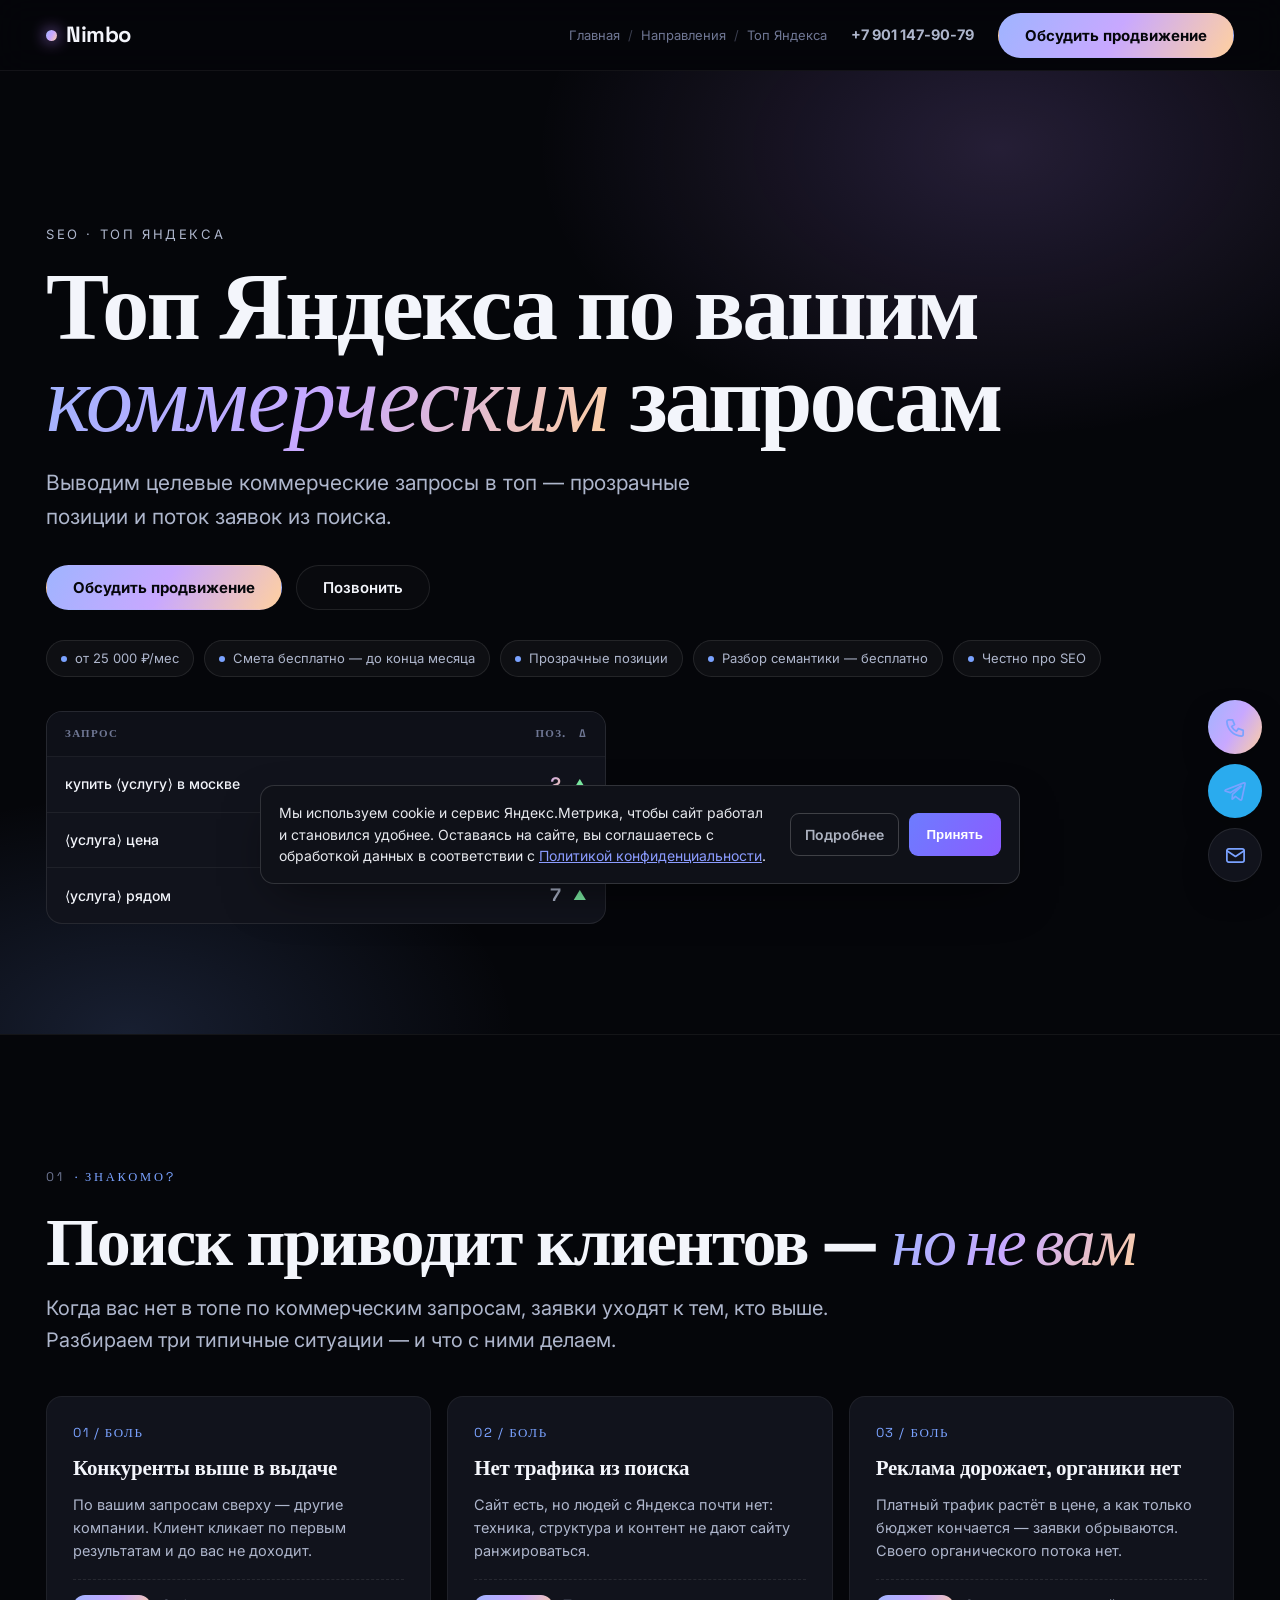
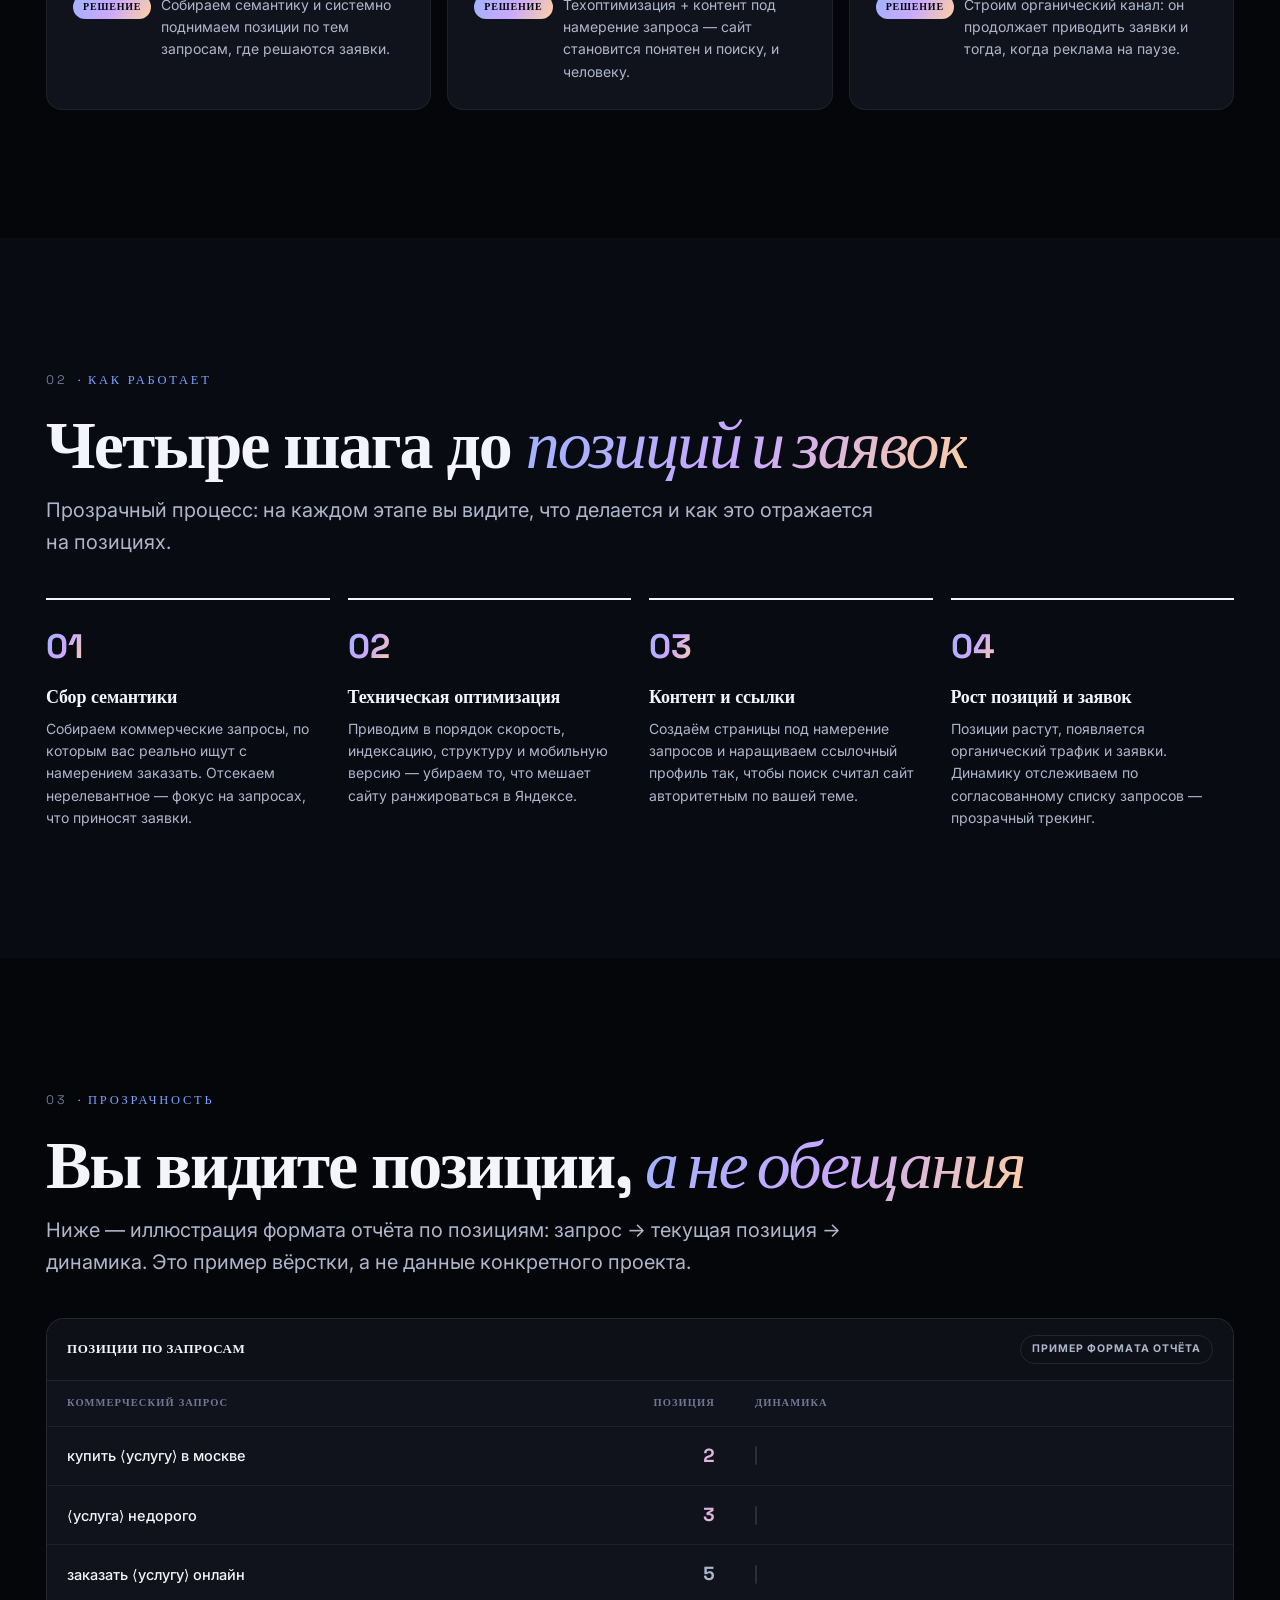
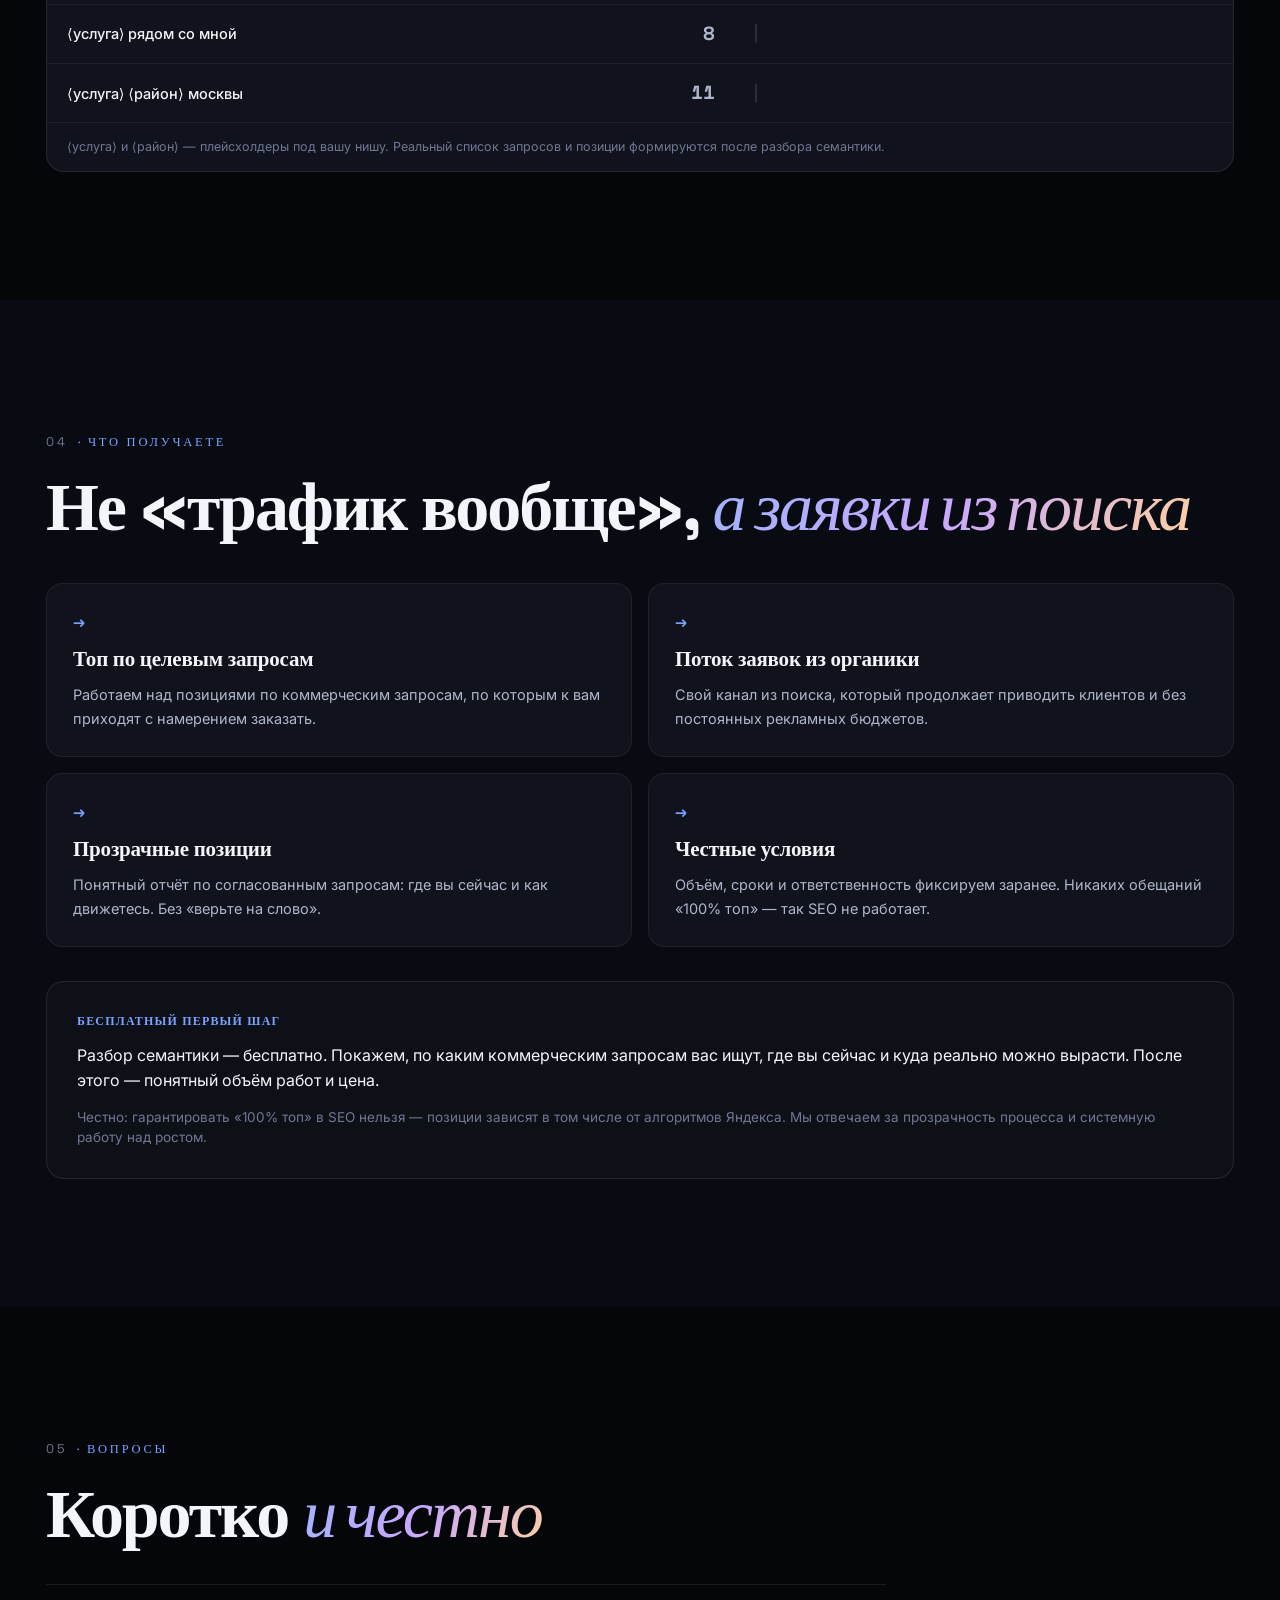
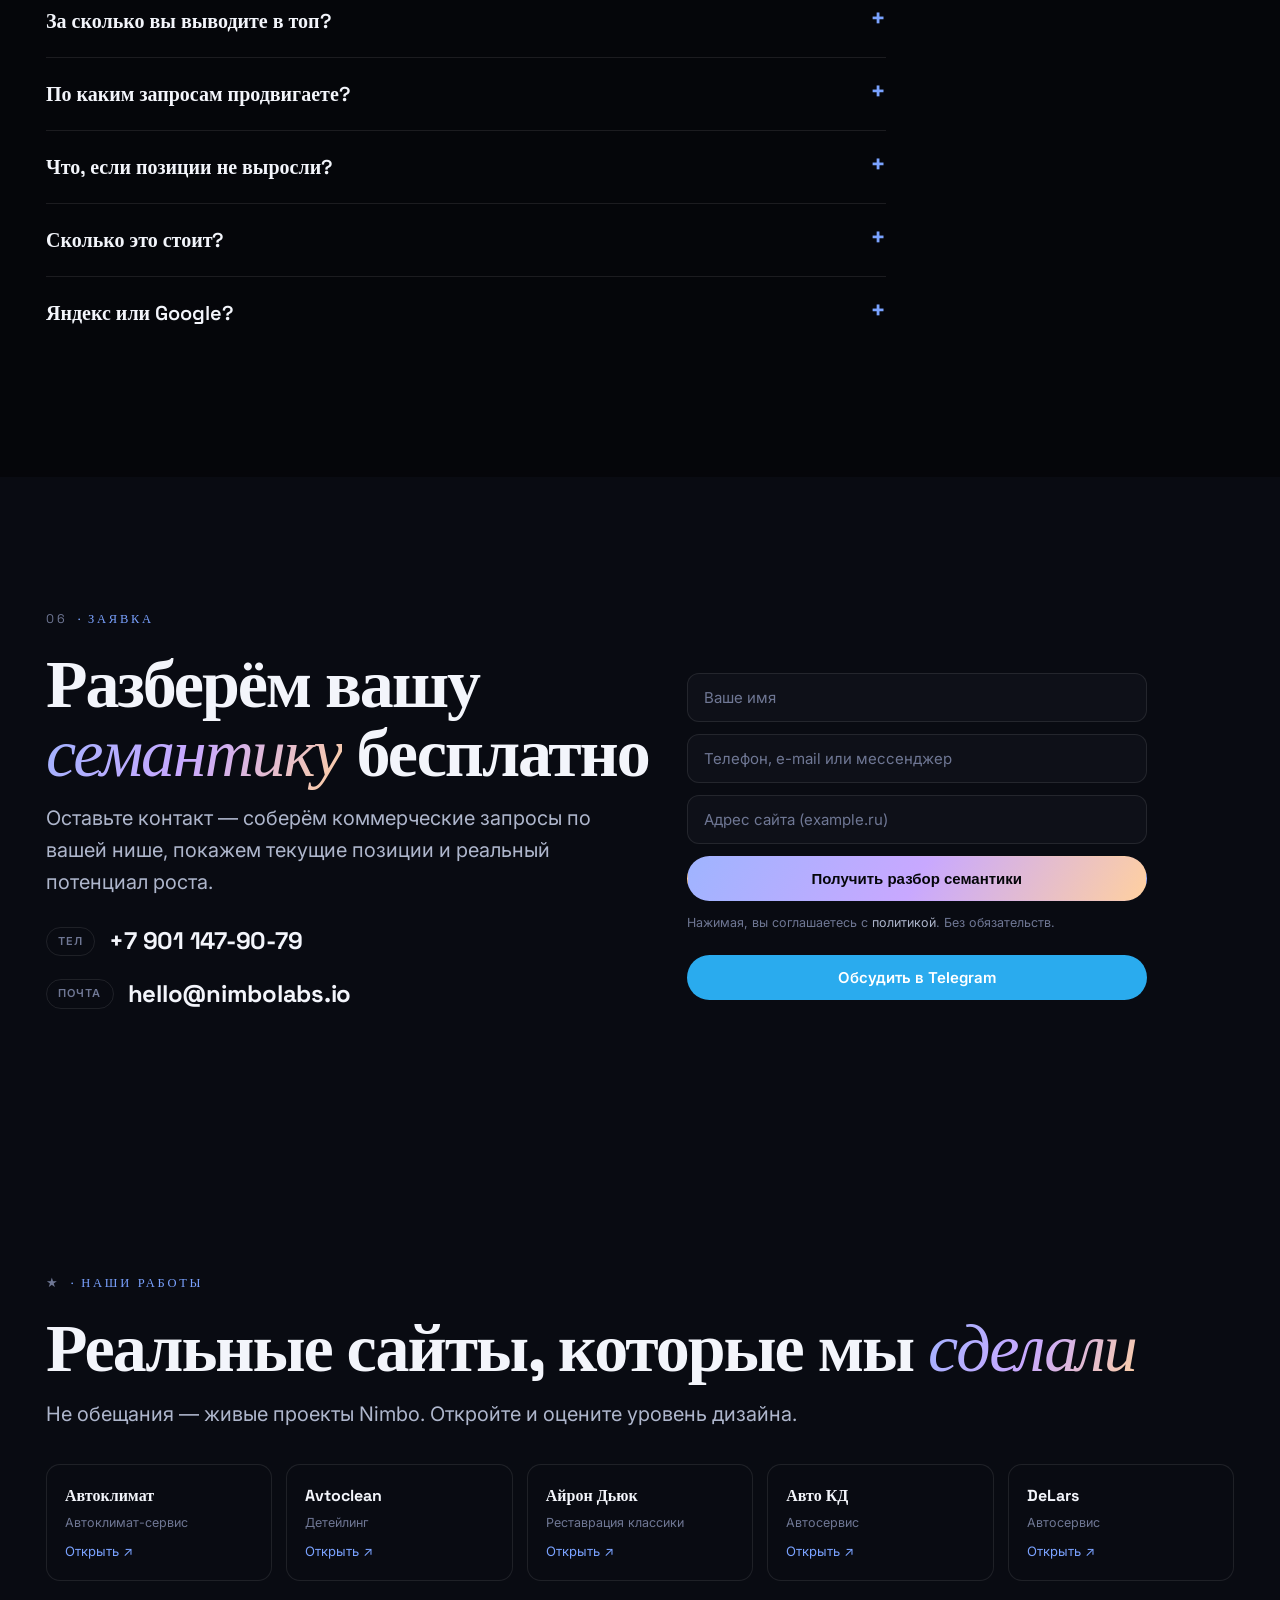
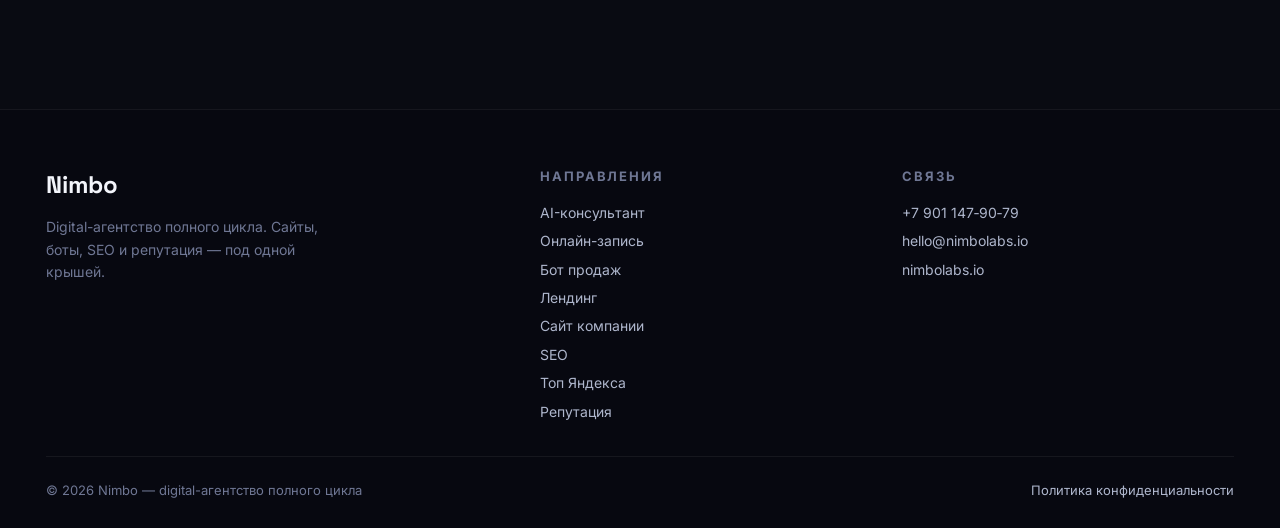
<file: seo/top/index.html>
<!DOCTYPE html>
<html lang="ru">
<head>
<meta charset="utf-8">
<meta name="viewport" content="width=device-width, initial-scale=1, viewport-fit=cover">
<title>Вывод сайта в топ Яндекса — Nimbo</title>
<meta name="description" content="Выводим коммерческие запросы в топ Яндекса: прозрачные позиции и поток заявок. От 25 000 ₽/мес, бесплатный разбор. По всей России.">
<link rel="canonical" href="https://nimbolabs.io/seo/top/">
<meta name="robots" content="index, follow">
<meta name="theme-color" content="#05060a">
<meta name="geo.region" content="RU">
<meta name="geo.placename" content="Россия">

<link rel="stylesheet" href="/assets/nimbo.css">

<!-- Open Graph -->
<meta property="og:type" content="website">
<meta property="og:site_name" content="Nimbo">
<meta property="og:locale" content="ru_RU">
<meta property="og:url" content="https://nimbolabs.io/seo/top/">
<meta property="og:title" content="Топ Яндекса по вашим коммерческим запросам — Nimbo">
<meta property="og:description" content="Выводим целевые коммерческие запросы в топ Яндекса: прозрачные позиции и поток заявок из поиска. Разбор семантики бесплатно.">
<meta name="twitter:card" content="summary_large_image">
<meta name="twitter:title" content="Топ Яндекса по вашим коммерческим запросам — Nimbo">
<meta name="twitter:description" content="Прозрачные позиции и поток заявок из поиска. Разбор семантики бесплатно. Честно про SEO.">

<!-- Яндекс.Метрика -->
<script type="text/javascript">
   (function(m,e,t,r,i,k,a){m[i]=m[i]||function(){(m[i].a=m[i].a||[]).push(arguments)};
   m[i].l=1*new Date();
   for (var j = 0; j < document.scripts.length; j++) {if (document.scripts[j].src === r) { return; }}
   k=e.createElement(t),a=e.getElementsByTagName(t)[0],k.async=1,k.src=r,a.parentNode.insertBefore(k,a)})
   (window, document, "script", "https://mc.yandex.ru/metrika/tag.js", "ym");
   ym(109998862, "init", { clickmap:true, trackLinks:true, accurateTrackBounce:true, webvisor:true });
</script>
<noscript><div><img src="https://mc.yandex.ru/watch/109998862" style="position:absolute; left:-9999px;" alt="" /></div></noscript>
<!-- /Яндекс.Метрика -->

<!-- JSON-LD: Service + BreadcrumbList + FAQPage -->
<script type="application/ld+json">
{
  "@context": "https://schema.org",
  "@type": "Service",
  "serviceType": "Поисковое продвижение в Яндексе (SEO, вывод в топ по коммерческим запросам)",
  "name": "Вывод в топ Яндекса по коммерческим запросам",
  "description": "Выводим целевые коммерческие запросы в топ Яндекса: сбор семантики, техническая оптимизация, контент и ссылки, прозрачный трекинг позиций и заявок.",
  "areaServed": { "@type": "City", "name": "Москва" },
  "provider": {
    "@type": "Organization",
    "name": "Nimbo",
    "url": "https://nimbolabs.io/",
    "email": "hello@nimbolabs.io",
    "telephone": "+7 901 147-90-79",
    "address": { "@type": "PostalAddress", "addressLocality": "Москва", "addressCountry": "RU" }
  },
  "url": "https://nimbolabs.io/seo/top/"
}
</script>
<script type="application/ld+json">
{
  "@context": "https://schema.org",
  "@type": "BreadcrumbList",
  "itemListElement": [
    { "@type": "ListItem", "position": 1, "name": "Nimbo", "item": "https://nimbolabs.io/" },
    { "@type": "ListItem", "position": 2, "name": "SEO", "item": "https://nimbolabs.io/seo/promotion/" },
    { "@type": "ListItem", "position": 3, "name": "Топ Яндекса", "item": "https://nimbolabs.io/seo/top/" }
  ]
}
</script>
<script type="application/ld+json">
{
  "@context": "https://schema.org",
  "@type": "FAQPage",
  "mainEntity": [
    {
      "@type": "Question",
      "name": "За сколько вы выводите сайт в топ Яндекса?",
      "acceptedAnswer": { "@type": "Answer", "text": "Честно: зависит от конкуренции в нише и текущего состояния сайта. По низко- и среднеконкурентным коммерческим запросам первые сдвиги часто видны за несколько месяцев, по высококонкурентным — дольше. Точные сроки оценим после разбора семантики и сайта." }
    },
    {
      "@type": "Question",
      "name": "По каким запросам вы продвигаете?",
      "acceptedAnswer": { "@type": "Answer", "text": "По коммерческим целевым запросам, по которым люди ищут вашу услугу или товар с намерением купить или заказать. Семантику собираем и согласуем с вами на старте, исключаем нерелевантные и информационные запросы, которые не приносят заявки." }
    },
    {
      "@type": "Question",
      "name": "Что будет, если позиции не вырастут?",
      "acceptedAnswer": { "@type": "Answer", "text": "Мы ведём прозрачный трекинг позиций по согласованному списку запросов — вы видите динамику, а не обещания. Условия работы (объём, сроки, ответственность сторон) фиксируем заранее, до старта. SEO нельзя гарантировать на 100% — это зависит в том числе от Яндекса, поэтому мы работаем честно и показываем реальную картину." }
    },
    {
      "@type": "Question",
      "name": "Сколько это стоит?",
      "acceptedAnswer": { "@type": "Answer", "text": "Стоимость обсуждаем после разбора: она зависит от ниши, конкуренции, объёма семантики и состояния сайта. Разбор семантики делаем бесплатно — после него называем понятный объём работ и цену." }
    },
    {
      "@type": "Question",
      "name": "Вы продвигаете только в Яндексе или в Google тоже?",
      "acceptedAnswer": { "@type": "Answer", "text": "Базовая техническая и контентная оптимизация работает на обе системы. Основной фокус — Яндекс как главный источник коммерческого трафика в России, но позиции в Google при этом тоже растут. По каким системам делать акцент — решаем по вашему рынку." }
    }
  ]
}
</script>

<!-- мини-стиль уникального блока (таблица позиций) — только токены nimbo.css -->
<style>
.report{margin-top:40px;border:1px solid var(--line);border-radius:18px;overflow:hidden;background:var(--card)}
.report .cap{display:flex;flex-wrap:wrap;gap:10px;justify-content:space-between;align-items:center;background:var(--panel);border-bottom:1px solid var(--line);padding:16px 20px}
.report .cap .ttl{font-family:'Space Grotesk';font-weight:700;letter-spacing:.04em;text-transform:uppercase;font-size:13px;color:var(--ink)}
.report .cap .stamp{font-size:10.5px;font-weight:700;text-transform:uppercase;letter-spacing:.1em;border:1px solid var(--line);border-radius:100px;padding:5px 11px;color:var(--soft)}
.rtable{width:100%;border-collapse:collapse;font-variant-numeric:tabular-nums}
.rtable th,.rtable td{text-align:left;padding:14px 20px;border-bottom:1px solid var(--line2);font-size:14.5px}
.rtable th{font-family:'Space Grotesk';font-size:10.5px;text-transform:uppercase;letter-spacing:.1em;font-weight:700;color:var(--mut)}
.rtable td.q{font-weight:500;color:var(--ink)}
.rtable td.pos{font-family:'Space Grotesk';font-weight:700;font-size:19px;text-align:right;width:74px;color:var(--soft)}
.rtable td.pos.top{color:transparent;background:var(--chrome);-webkit-background-clip:text;background-clip:text}
.rtable td.bar{width:42%}
.rtable tr:last-child td{border-bottom:0}
.barwrap{height:10px;border-radius:100px;background:rgba(255,255,255,.06);border:1px solid var(--line2);position:relative;overflow:hidden}
.barwrap i{position:absolute;left:0;top:0;bottom:0;border-radius:100px;background:var(--soft);display:block}
.barwrap i.t{background:var(--chrome)}
.report .foot{padding:14px 20px;font-size:12.5px;color:var(--mut);border-top:1px solid var(--line2)}
/* hero ranking strip — мини-таблица в герое */
.rankstrip{margin-top:34px;max-width:560px;border:1px solid var(--line);border-radius:16px;overflow:hidden;background:var(--card)}
.rankstrip .row{display:grid;grid-template-columns:1fr auto auto;gap:12px;align-items:center;padding:13px 18px;border-bottom:1px solid var(--line2);font-weight:500}
.rankstrip .row:last-child{border-bottom:0}
.rankstrip .row.head{background:var(--panel);font-family:'Space Grotesk';font-size:11px;text-transform:uppercase;letter-spacing:.12em;color:var(--mut);font-weight:700}
.rankstrip .q{font-size:14px;color:var(--ink);white-space:nowrap;overflow:hidden;text-overflow:ellipsis}
.rankstrip .pos{font-family:'Space Grotesk';font-variant-numeric:tabular-nums;font-weight:700;font-size:18px;min-width:40px;text-align:right;color:var(--soft)}
.rankstrip .pos.top{color:transparent;background:var(--chrome);-webkit-background-clip:text;background-clip:text}
.rankstrip .mv{font-size:13px;font-weight:700;font-variant-numeric:tabular-nums;color:var(--ok)}
/* боль → решение */
.p-fix{margin-top:16px;padding-top:14px;border-top:1px dashed var(--line);display:flex;gap:10px;align-items:flex-start;font-size:14px;color:var(--soft)}
.p-fix .tag{flex:0 0 auto;font-family:'Space Grotesk';font-size:10px;font-weight:700;text-transform:uppercase;letter-spacing:.08em;background:var(--chrome);color:#05060a;border-radius:100px;padding:4px 10px;margin-top:1px}
.p-bad{color:var(--soft);font-size:14.5px}
/* что получаете — маркер */
.ncard .mk{font-family:'Space Grotesk';color:var(--a1);font-weight:700;font-size:15px;letter-spacing:.12em}
/* risk reversal */
.rr{margin-top:34px;border:1px solid var(--line);border-radius:18px;background:var(--panel);padding:30px}
.rr .lab{font-family:'Space Grotesk';font-weight:700;text-transform:uppercase;letter-spacing:.1em;font-size:12px;color:var(--a1);margin-bottom:12px}
.rr p{font-size:16px;color:var(--ink);line-height:1.55}
.rr .hon{margin-top:14px;font-size:13.5px;color:var(--mut);line-height:1.55}
.contacts{margin-top:24px;display:flex;flex-direction:column;gap:14px}
.contacts a{display:inline-flex;align-items:center;gap:14px;font-family:'Space Grotesk';font-weight:700;font-size:clamp(18px,3.5vw,24px);letter-spacing:-.01em;color:var(--ink)}
.contacts a:hover{color:var(--soft)}
.contacts a .k{font-family:'Inter';font-size:11px;font-weight:600;text-transform:uppercase;letter-spacing:.1em;color:var(--mut);border:1px solid var(--line);border-radius:100px;padding:5px 11px}
.lead-grid{display:grid;grid-template-columns:1fr;gap:36px}
@media(min-width:860px){.lead-grid{grid-template-columns:1.05fr .95fr;align-items:start}}
</style>
</head>
<body>

<header class="nheader"><div class="wrap"><nav>
  <a class="nbrand" href="/"><span class="dot"></span>Nimbo</a>
  <div class="ncrumbs"><a href="/">Главная</a><span class="sep">/</span><a href="/#napravleniya">Направления</a><span class="sep">/</span><span>Топ Яндекса</span></div>
  <a class="nphone" href="tel:+79011479079">+7&nbsp;901&nbsp;147‑90‑79</a>
  <a class="btn btn-a" href="#zayavka">Обсудить продвижение</a>
</nav></div></header>

<main id="main">

<!-- ===== HERO ===== -->
<section class="nhero"><div class="wrap">
  <div class="eyebrow">SEO · Топ Яндекса</div>
  <h1>Топ Яндекса по вашим <em>коммерческим</em> запросам</h1>
  <p class="sub">Выводим целевые коммерческие запросы в топ — прозрачные позиции и поток заявок из поиска.</p>
  <div class="cta"><a class="btn btn-a" href="#zayavka">Обсудить продвижение</a><a class="btn btn-g" href="tel:+79011479079">Позвонить</a></div>
  <div class="chips"><span class="chip">от 25 000 ₽/мес</span><span class="chip">Смета бесплатно — до конца месяца</span><span class="chip">Прозрачные позиции</span><span class="chip">Разбор семантики — бесплатно</span><span class="chip">Честно про SEO</span></div>

  <div class="rankstrip" role="img" aria-label="Иллюстрация роста позиций по коммерческим запросам">
    <div class="row head"><span>Запрос</span><span>Поз.</span><span>Δ</span></div>
    <div class="row"><span class="q">купить ⟨услугу⟩ в москве</span><span class="pos top">2</span><span class="mv">▲</span></div>
    <div class="row"><span class="q">⟨услуга⟩ цена</span><span class="pos top">3</span><span class="mv">▲</span></div>
    <div class="row"><span class="q">⟨услуга⟩ рядом</span><span class="pos">7</span><span class="mv">▲</span></div>
  </div>
</div></section>

<!-- ===== PAIN -> SOLUTION ===== -->
<section><div class="wrap">
  <div class="kick reveal"><span class="num">01</span> · Знакомо?</div>
  <h2 class="h2 reveal">Поиск приводит клиентов — <em>но не вам</em></h2>
  <p class="lead reveal">Когда вас нет в топе по коммерческим запросам, заявки уходят к тем, кто выше. Разбираем три типичные ситуации — и что с ними делаем.</p>

  <div class="grid g3 reveal" style="margin-top:40px">
    <div class="ncard">
      <div class="ix">01 / БОЛЬ</div>
      <h3>Конкуренты выше в выдаче</h3>
      <p class="p-bad">По вашим запросам сверху — другие компании. Клиент кликает по первым результатам и до вас не доходит.</p>
      <div class="p-fix"><span class="tag">Решение</span><span>Собираем семантику и системно поднимаем позиции по тем запросам, где решаются заявки.</span></div>
    </div>
    <div class="ncard">
      <div class="ix">02 / БОЛЬ</div>
      <h3>Нет трафика из поиска</h3>
      <p class="p-bad">Сайт есть, но людей с Яндекса почти нет: техника, структура и контент не дают сайту ранжироваться.</p>
      <div class="p-fix"><span class="tag">Решение</span><span>Техоптимизация + контент под намерение запроса — сайт становится понятен и поиску, и человеку.</span></div>
    </div>
    <div class="ncard">
      <div class="ix">03 / БОЛЬ</div>
      <h3>Реклама дорожает, органики нет</h3>
      <p class="p-bad">Платный трафик растёт в цене, а как только бюджет кончается — заявки обрываются. Своего органического потока нет.</p>
      <div class="p-fix"><span class="tag">Решение</span><span>Строим органический канал: он продолжает приводить заявки и тогда, когда реклама на паузе.</span></div>
    </div>
  </div>
</div></section>

<!-- ===== HOW IT WORKS ===== -->
<section class="alt"><div class="wrap">
  <div class="kick reveal"><span class="num">02</span> · Как работает</div>
  <h2 class="h2 reveal">Четыре шага до <em>позиций и заявок</em></h2>
  <p class="lead reveal">Прозрачный процесс: на каждом этапе вы видите, что делается и как это отражается на позициях.</p>

  <div class="steps reveal">
    <div class="step">
      <h3>Сбор семантики</h3>
      <p>Собираем коммерческие запросы, по которым вас реально ищут с намерением заказать. Отсекаем нерелевантное — фокус на запросах, что приносят заявки.</p>
    </div>
    <div class="step">
      <h3>Техническая оптимизация</h3>
      <p>Приводим в порядок скорость, индексацию, структуру и мобильную версию — убираем то, что мешает сайту ранжироваться в Яндексе.</p>
    </div>
    <div class="step">
      <h3>Контент и ссылки</h3>
      <p>Создаём страницы под намерение запросов и наращиваем ссылочный профиль так, чтобы поиск считал сайт авторитетным по вашей теме.</p>
    </div>
    <div class="step">
      <h3>Рост позиций и заявок</h3>
      <p>Позиции растут, появляется органический трафик и заявки. Динамику отслеживаем по согласованному списку запросов — прозрачный трекинг.</p>
    </div>
  </div>
</div></section>

<!-- ===== REPORT ILLUSTRATION ===== -->
<section><div class="wrap">
  <div class="kick reveal"><span class="num">03</span> · Прозрачность</div>
  <h2 class="h2 reveal">Вы видите позиции, <em>а не обещания</em></h2>
  <p class="lead reveal">Ниже — иллюстрация формата отчёта по позициям: запрос → текущая позиция → динамика. Это пример вёрстки, а не данные конкретного проекта.</p>

  <div class="report reveal">
    <div class="cap">
      <span class="ttl">Позиции по запросам</span>
      <span class="stamp">Пример формата отчёта</span>
    </div>
    <table class="rtable" aria-label="Пример формата отчёта по позициям">
      <thead>
        <tr><th scope="col">Коммерческий запрос</th><th scope="col">Позиция</th><th scope="col" style="width:42%">Динамика</th></tr>
      </thead>
      <tbody>
        <tr>
          <td class="q">купить ⟨услугу⟩ в москве</td>
          <td class="pos top">2</td>
          <td class="bar"><span class="barwrap"><i class="t" style="width:92%"></i></span></td>
        </tr>
        <tr>
          <td class="q">⟨услуга⟩ недорого</td>
          <td class="pos top">3</td>
          <td class="bar"><span class="barwrap"><i class="t" style="width:86%"></i></span></td>
        </tr>
        <tr>
          <td class="q">заказать ⟨услугу⟩ онлайн</td>
          <td class="pos">5</td>
          <td class="bar"><span class="barwrap"><i style="width:74%"></i></span></td>
        </tr>
        <tr>
          <td class="q">⟨услуга⟩ рядом со мной</td>
          <td class="pos">8</td>
          <td class="bar"><span class="barwrap"><i style="width:58%"></i></span></td>
        </tr>
        <tr>
          <td class="q">⟨услуга⟩ ⟨район⟩ москвы</td>
          <td class="pos">11</td>
          <td class="bar"><span class="barwrap"><i style="width:44%"></i></span></td>
        </tr>
      </tbody>
    </table>
    <div class="foot">⟨услуга⟩ и ⟨район⟩ — плейсхолдеры под вашу нишу. Реальный список запросов и позиции формируются после разбора семантики.</div>
  </div>
</div></section>

<!-- ===== WHAT YOU GET + RISK REVERSAL ===== -->
<section class="alt"><div class="wrap">
  <div class="kick reveal"><span class="num">04</span> · Что получаете</div>
  <h2 class="h2 reveal">Не «трафик вообще», <em>а заявки из поиска</em></h2>

  <div class="grid g2 reveal" style="margin-top:40px">
    <div class="ncard">
      <div class="mk">→</div>
      <h3>Топ по целевым запросам</h3>
      <p>Работаем над позициями по коммерческим запросам, по которым к вам приходят с намерением заказать.</p>
    </div>
    <div class="ncard">
      <div class="mk">→</div>
      <h3>Поток заявок из органики</h3>
      <p>Свой канал из поиска, который продолжает приводить клиентов и без постоянных рекламных бюджетов.</p>
    </div>
    <div class="ncard">
      <div class="mk">→</div>
      <h3>Прозрачные позиции</h3>
      <p>Понятный отчёт по согласованным запросам: где вы сейчас и как движетесь. Без «верьте на слово».</p>
    </div>
    <div class="ncard">
      <div class="mk">→</div>
      <h3>Честные условия</h3>
      <p>Объём, сроки и ответственность фиксируем заранее. Никаких обещаний «100% топ» — так SEO не работает.</p>
    </div>
  </div>

  <div class="rr reveal">
    <div class="lab">Бесплатный первый шаг</div>
    <p>Разбор семантики — бесплатно. Покажем, по каким коммерческим запросам вас ищут, где вы сейчас и куда реально можно вырасти. После этого — понятный объём работ и цена.</p>
    <p class="hon">Честно: гарантировать «100% топ» в SEO нельзя — позиции зависят в том числе от алгоритмов Яндекса. Мы отвечаем за прозрачность процесса и системную работу над ростом.</p>
  </div>
</div></section>

<!-- ===== FAQ ===== -->
<section><div class="wrap">
  <div class="kick reveal"><span class="num">05</span> · Вопросы</div>
  <h2 class="h2 reveal">Коротко <em>и честно</em></h2>

  <div class="faq reveal">
    <details class="qa">
      <summary>За сколько вы выводите в топ?</summary>
      <p>Честно: зависит от конкуренции в нише и текущего состояния сайта. По низко- и среднеконкурентным запросам первые сдвиги обычно видны за несколько месяцев, по высококонкурентным — дольше. Точный прогноз дадим после разбора семантики и сайта.</p>
    </details>
    <details class="qa">
      <summary>По каким запросам продвигаете?</summary>
      <p>По коммерческим целевым запросам — тем, по которым ищут вашу услугу или товар с намерением заказать. Список собираем и согласуем с вами на старте, исключаем информационные и нерелевантные запросы, которые не приносят заявки.</p>
    </details>
    <details class="qa">
      <summary>Что, если позиции не выросли?</summary>
      <p>Мы ведём прозрачный трекинг по согласованному списку запросов — вы видите реальную динамику, а не обещания. Условия работы (объём, сроки, ответственность сторон) фиксируем заранее. Поскольку SEO зависит в том числе от Яндекса, мы не даём гарантий «100% топ», а работаем честно и показываем фактическую картину.</p>
    </details>
    <details class="qa">
      <summary>Сколько это стоит?</summary>
      <p>Стоимость обсуждаем после разбора — она зависит от ниши, конкуренции, объёма семантики и состояния сайта. Сам разбор семантики делаем бесплатно, и уже после него называем понятный объём работ и цену.</p>
    </details>
    <details class="qa">
      <summary>Яндекс или Google?</summary>
      <p>Базовая техническая и контентная оптимизация работает на обе системы. Основной фокус — Яндекс как главный источник коммерческого трафика в России; при этом позиции в Google тоже растут. Где делать акцент — решим по вашему рынку.</p>
    </details>
  </div>
</div></section>

<!-- ===== FORM + CONTACTS ===== -->
<section class="alt" id="zayavka"><div class="wrap">
  <div class="kick reveal"><span class="num">06</span> · Заявка</div>
  <div class="lead-grid">
    <div class="reveal">
      <h2 class="h2">Разберём вашу <em>семантику</em> бесплатно</h2>
      <p class="lead">Оставьте контакт — соберём коммерческие запросы по вашей нише, покажем текущие позиции и реальный потенциал роста.</p>
      <div class="contacts">
        <a href="tel:+79011479079"><span class="k">Тел</span>+7 901 147‑90‑79</a>
        <a href="mailto:hello@nimbolabs.io"><span class="k">Почта</span>hello@nimbolabs.io</a>
      </div>
    </div>

    <form class="nform reveal" id="leadForm" data-lead-slug="seo_top" action="#" novalidate>
      <input name="website" type="text" tabindex="-1" autocomplete="off" aria-hidden="true" style="position:absolute;left:-9999px;width:0;height:0;opacity:0">
      <input name="name" placeholder="Ваше имя" autocomplete="name" required>
      <input name="contact" placeholder="Телефон, e-mail или мессенджер" autocomplete="tel" required>
      <input name="site" placeholder="Адрес сайта (example.ru)" inputmode="url">
      <input type="hidden" name="utm_source"><input type="hidden" name="utm_medium"><input type="hidden" name="utm_campaign"><input type="hidden" name="utm_content"><input type="hidden" name="utm_term">
      <button class="btn btn-a" type="submit">Получить разбор семантики</button>
      <span class="microcopy">Нажимая, вы соглашаетесь с <a href="/privacy/" style="color:var(--soft)">политикой</a>. Без обязательств.</span>
    </form>
  </div>
</div></section>

</main>

<footer class="nfooter"><div class="wrap">
  <div class="cols">
    <div><div class="big">Nimbo</div><p style="color:var(--mut);margin-top:12px;max-width:34ch">Digital-агентство полного цикла. Сайты, боты, SEO и репутация — под одной крышей.</p></div>
    <div><h4>Направления</h4><a href="/bots/ai-assistant/">AI-консультант</a><a href="/bots/booking/">Онлайн-запись</a><a href="/bots/sales/">Бот продаж</a><a href="/sites/landing/">Лендинг</a><a href="/sites/corporate/">Сайт компании</a><a href="/seo/promotion/">SEO</a><a href="/seo/top/">Топ Яндекса</a><a href="/reputation/">Репутация</a></div>
    <div><h4>Связь</h4><a href="tel:+79011479079">+7 901 147‑90‑79</a><a href="mailto:hello@nimbolabs.io">hello@nimbolabs.io</a><a href="/">nimbolabs.io</a></div>
  </div>
  <div class="nimbo-credit"><span>© 2026 Nimbo — digital-агентство полного цикла</span><span class="nc-links"><a href="/privacy/">Политика конфиденциальности</a></span></div>
</div></footer>
<div class="ncallbar"><a class="c1" href="#zayavka">Оставить заявку</a><a class="c2" href="tel:+79011479079">Позвонить</a></div>

<script defer src="/assets/lead-submit.js"></script>

<script src="/assets/cookie.js" defer></script>
<script>var io=new IntersectionObserver(function(es){es.forEach(function(e){if(e.isIntersecting){e.target.classList.add('in');io.unobserve(e.target);}})},{threshold:.12});document.querySelectorAll('.reveal').forEach(function(el){io.observe(el);});</script>
</body>
</html>
</file>
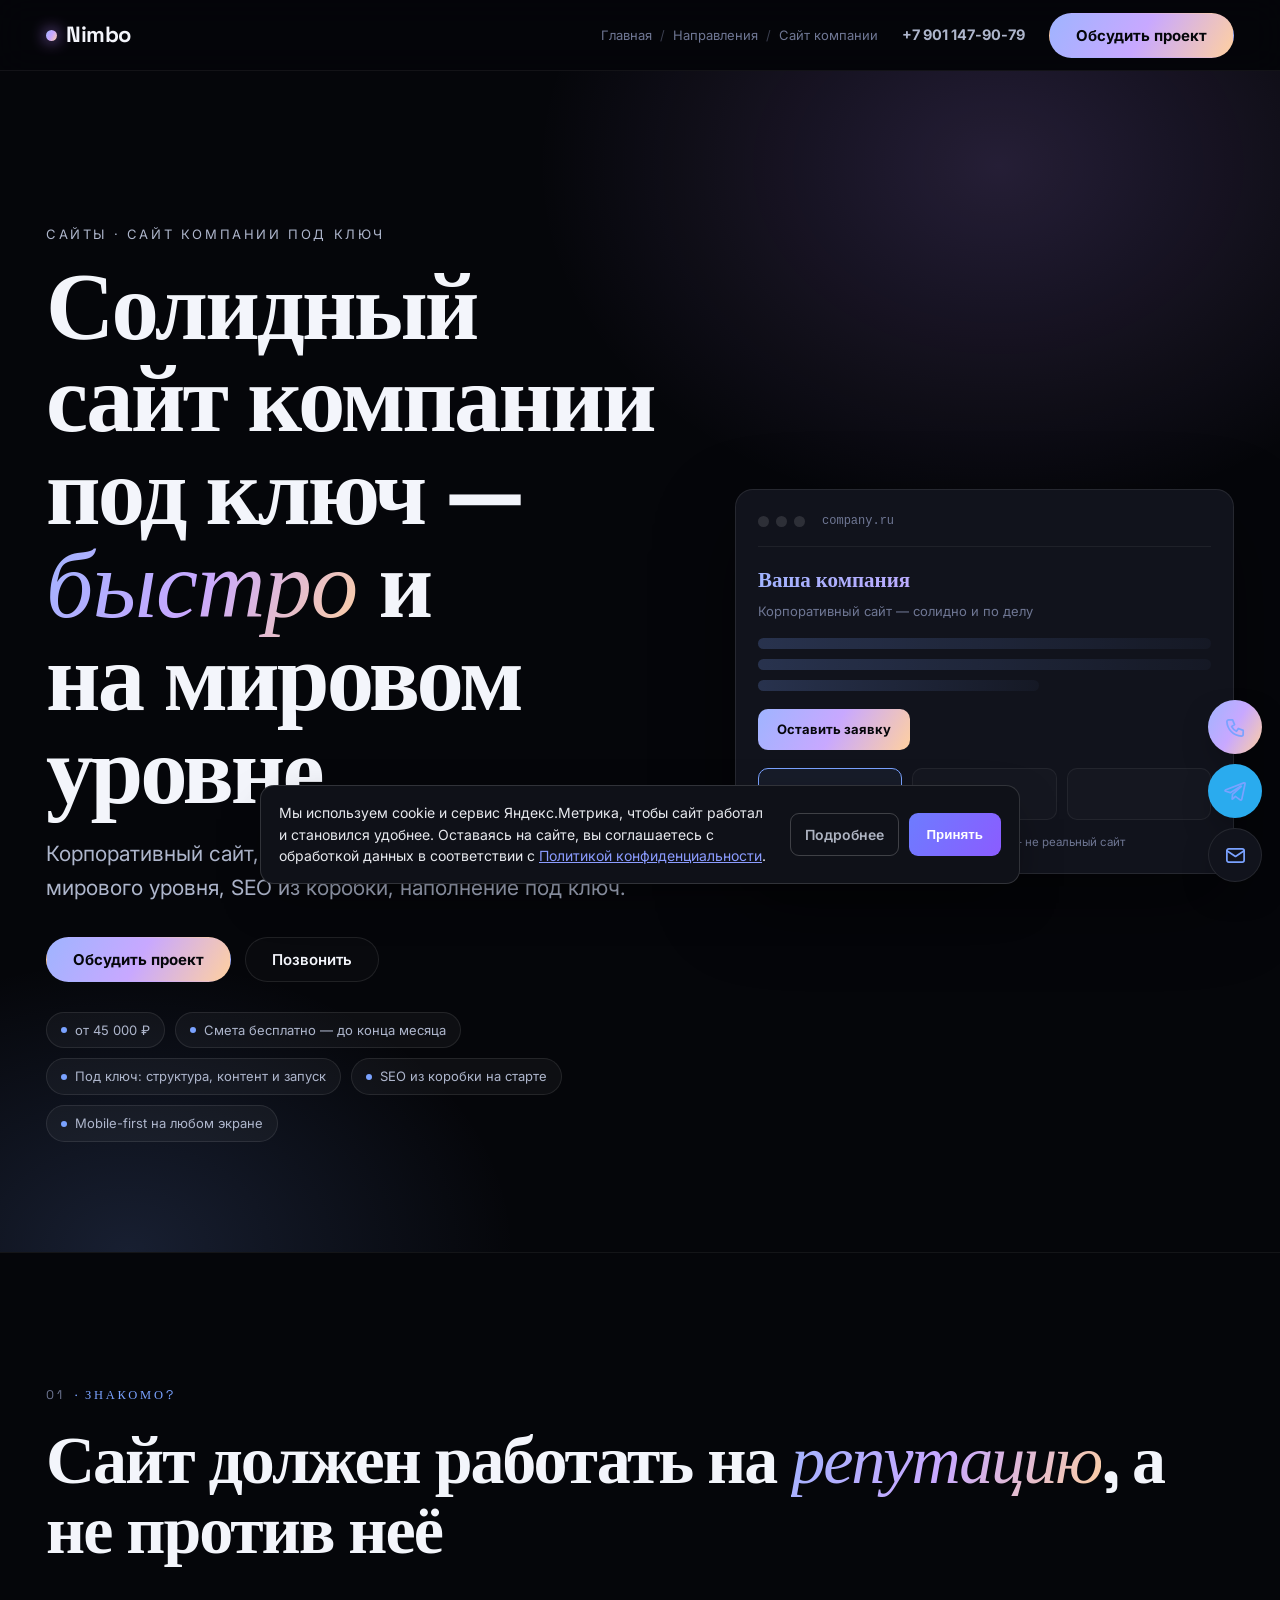
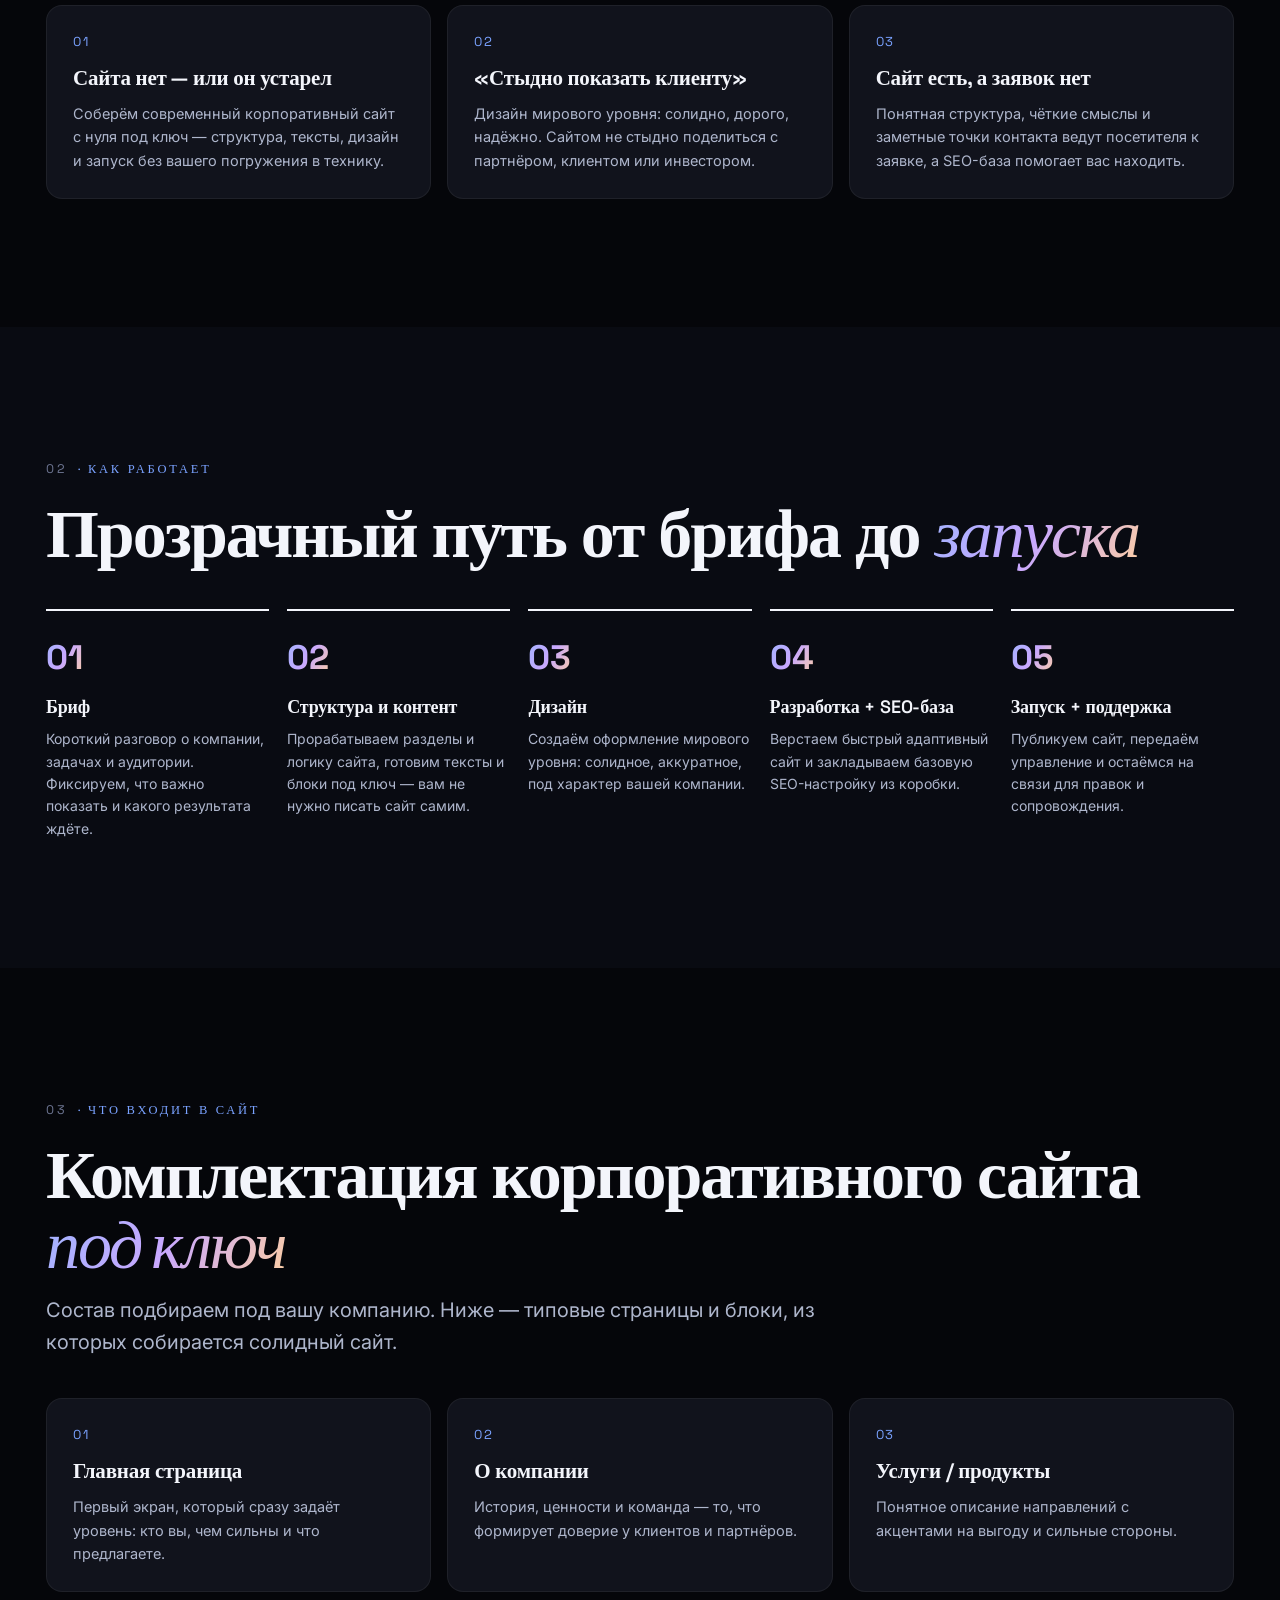
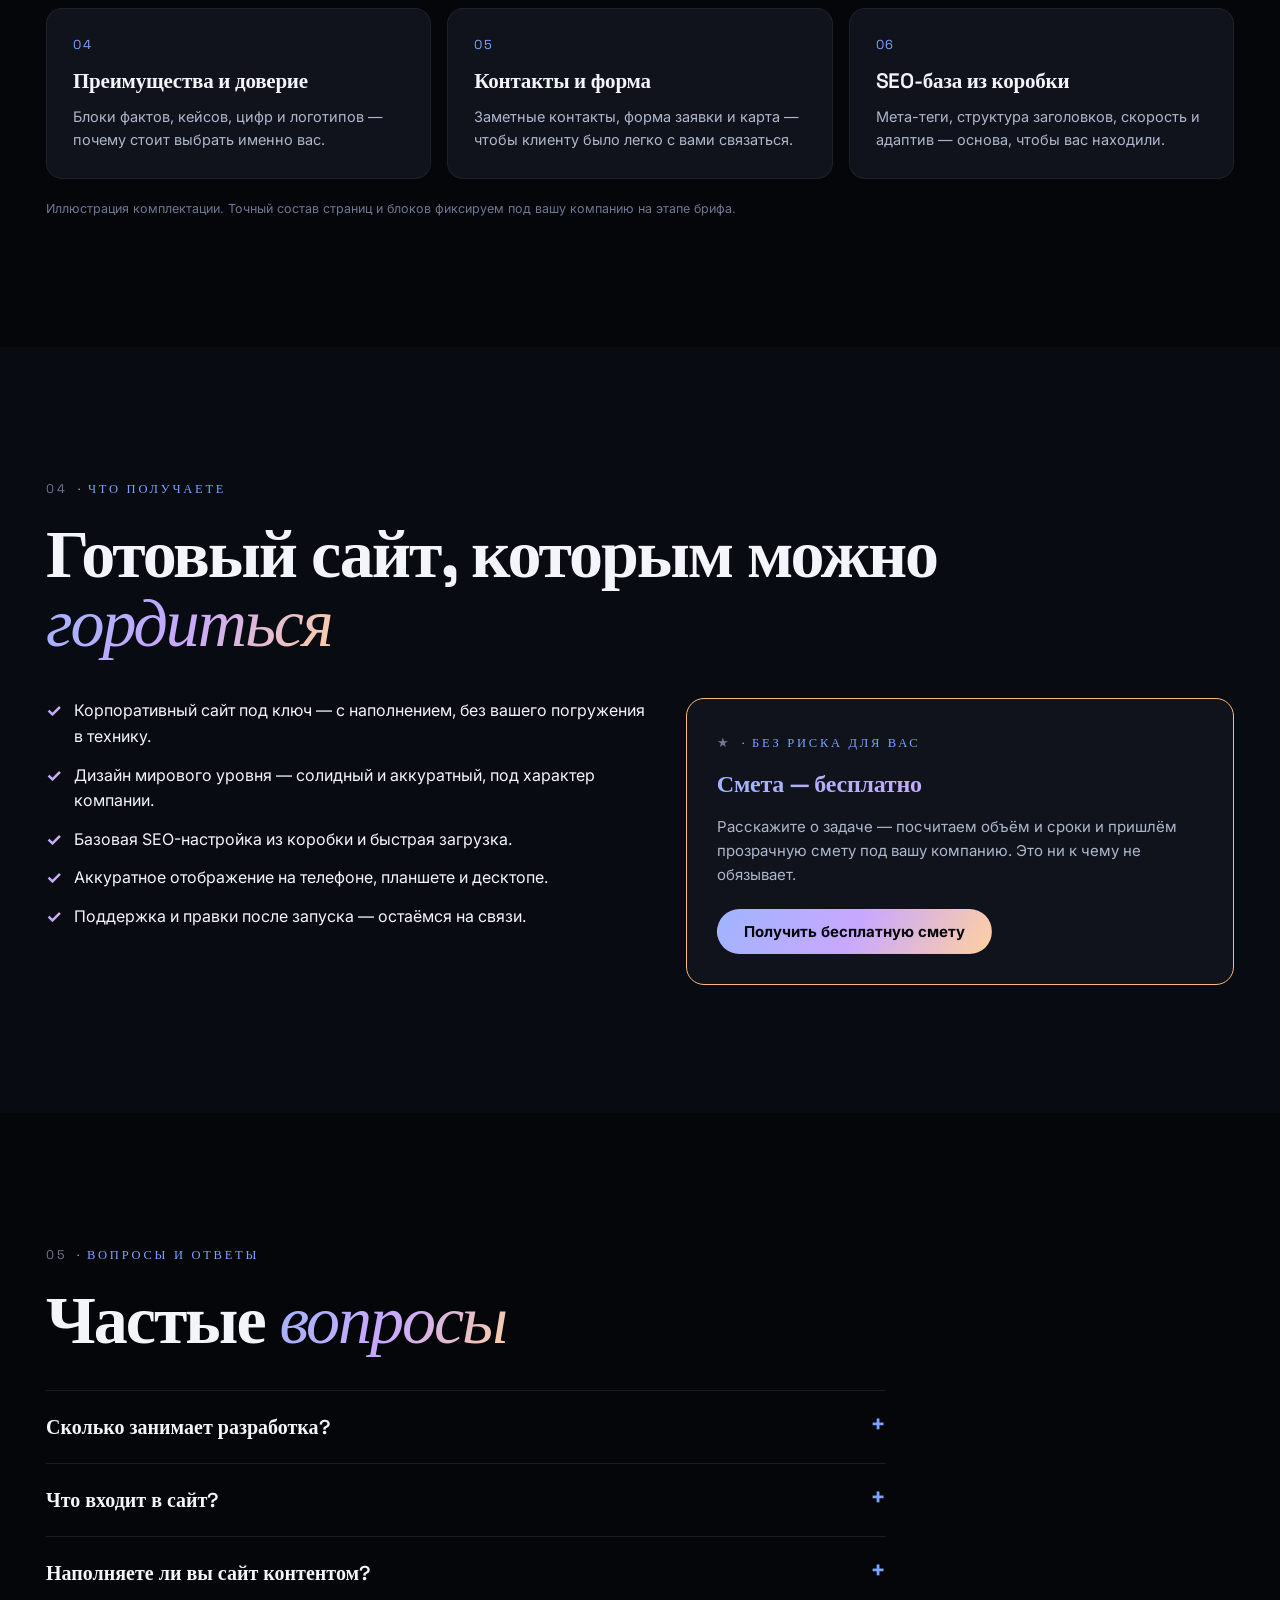
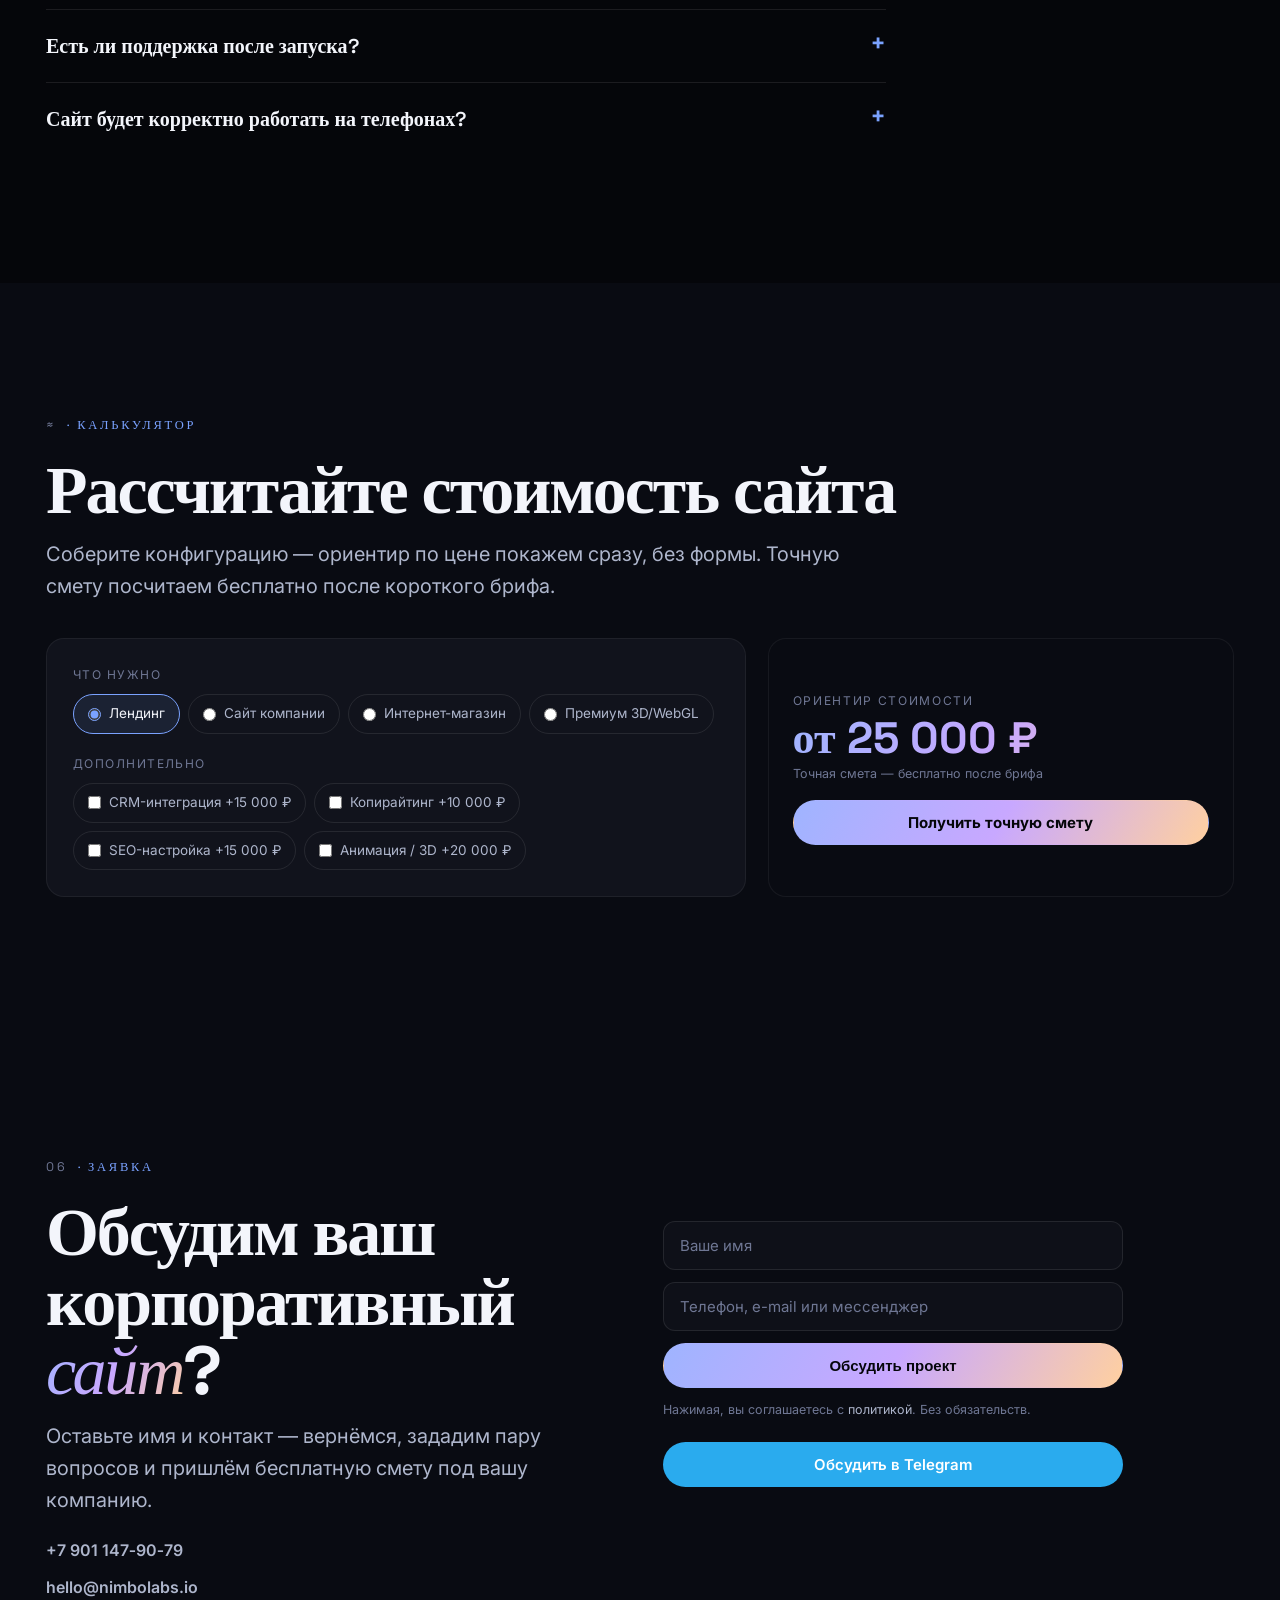
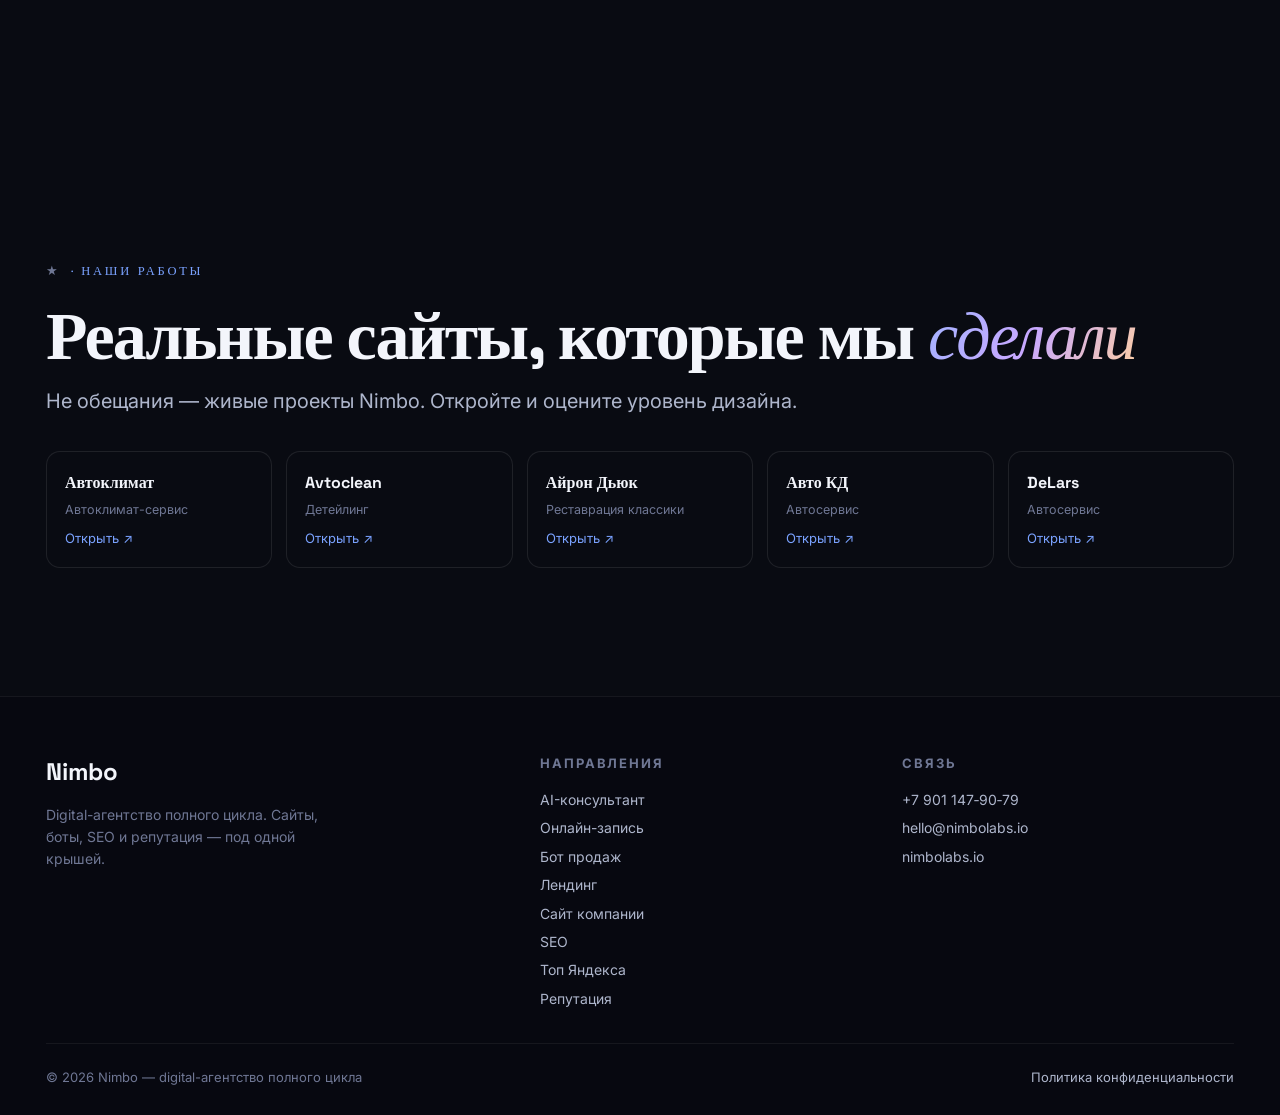
<file: sites/corporate/index.html>
<!doctype html>
<html lang="ru">
<head>
<meta charset="utf-8">
<meta name="viewport" content="width=device-width, initial-scale=1, viewport-fit=cover">
<title>Корпоративный сайт под ключ — Nimbo</title>
<meta name="description" content="Солидный сайт компании под ключ: дизайн мирового уровня, SEO из коробки, наполнение. От 45 000 ₽, бесплатная смета. По всей России.">
<link rel="canonical" href="https://nimbolabs.io/sites/corporate/">
<meta name="theme-color" content="#05060a">
<meta name="geo.region" content="RU">
<meta name="geo.placename" content="Россия">

<!-- Open Graph -->
<meta property="og:type" content="website">
<meta property="og:site_name" content="Nimbo">
<meta property="og:locale" content="ru_RU">
<meta property="og:url" content="https://nimbolabs.io/sites/corporate/">
<meta property="og:title" content="Солидный сайт компании под ключ — быстро и на мировом уровне">
<meta property="og:description" content="Корпоративный сайт, которым не стыдно поделиться: дизайн мирового уровня, SEO из коробки, наполнение под ключ. Бесплатная смета.">
<meta name="twitter:card" content="summary_large_image">
<meta name="twitter:title" content="Сайт компании под ключ — Nimbo">
<meta name="twitter:description" content="Дизайн мирового уровня, SEO из коробки, наполнение под ключ. Бесплатная смета.">

<link rel="stylesheet" href="/assets/nimbo.css">

<!-- Yandex.Metrika -->
<script type="text/javascript">
(function(m,e,t,r,i,k,a){m[i]=m[i]||function(){(m[i].a=m[i].a||[]).push(arguments)};
m[i].l=1*new Date();
for(var j=0;j<document.scripts.length;j++){if(document.scripts[j].src===r){return;}}
k=e.createElement(t),a=e.getElementsByTagName(t)[0],k.async=1,k.src=r,a.parentNode.insertBefore(k,a)})
(window,document,"script","https://mc.yandex.ru/metrika/tag.js","ym");
ym(109998862,"init",{clickmap:true,trackLinks:true,accurateTrackBounce:true,webvisor:true});
</script>
<noscript><div><img src="https://mc.yandex.ru/watch/109998862" style="position:absolute;left:-9999px" alt=""></div></noscript>

<!-- JSON-LD -->
<script type="application/ld+json">
{"@context":"https://schema.org","@type":"Service","serviceType":"Разработка корпоративного сайта под ключ","name":"Сайт компании под ключ","provider":{"@type":"Organization","name":"Nimbo","url":"https://nimbolabs.io/","email":"hello@nimbolabs.io","telephone":"+7-901-147-90-79"},"areaServed":{"@type":"Country","name":"Россия"},"description":"Корпоративный сайт под ключ: структура и контент, дизайн мирового уровня, SEO из коробки, разработка, запуск и поддержка.","offers":{"@type":"Offer","availability":"https://schema.org/InStock","priceCurrency":"RUB","description":"Смета составляется бесплатно под задачу компании."}}
</script>
<script type="application/ld+json">
{"@context":"https://schema.org","@type":"BreadcrumbList","itemListElement":[{"@type":"ListItem","position":1,"name":"Nimbo","item":"https://nimbolabs.io/"},{"@type":"ListItem","position":2,"name":"Сайты","item":"https://nimbolabs.io/sites/"},{"@type":"ListItem","position":3,"name":"Сайт компании","item":"https://nimbolabs.io/sites/corporate/"}]}
</script>
<script type="application/ld+json">
{"@context":"https://schema.org","@type":"FAQPage","mainEntity":[
{"@type":"Question","name":"Сколько занимает разработка корпоративного сайта?","acceptedAnswer":{"@type":"Answer","text":"Зависит от объёма страниц и контента. После брифа фиксируем структуру и сроки заранее, до старта работ, и держим их."}},
{"@type":"Question","name":"Что входит в сайт под ключ?","acceptedAnswer":{"@type":"Answer","text":"Структура и тексты, дизайн мирового уровня, вёрстка и разработка, базовая SEO-настройка, адаптив под мобильные, запуск и инструкция по управлению."}},
{"@type":"Question","name":"Вы наполняете сайт контентом?","acceptedAnswer":{"@type":"Answer","text":"Да. Под ключ означает, что мы помогаем собрать структуру, тексты и блоки — вам не нужно писать сайт самим. Материалы компании используем как основу."}},
{"@type":"Question","name":"Есть ли поддержка после запуска?","acceptedAnswer":{"@type":"Answer","text":"Да, после запуска остаёмся на связи: правки, обновления и сопровождение. Условия обсуждаем под задачу."}},
{"@type":"Question","name":"Сайт будет корректно работать на телефонах?","acceptedAnswer":{"@type":"Answer","text":"Да. Делаем mobile-first: сайт одинаково аккуратно выглядит и быстро открывается на смартфоне, планшете и десктопе."}}
]}
</script>

<style>
/* Уникальный блок: мокап корпоративного сайта в hero — только токены nimbo.css */
.corp-hero{display:grid;grid-template-columns:1.12fr .88fr;gap:54px;align-items:center}
.corp-mock{background:var(--card);border:1px solid var(--line);border-radius:18px;padding:22px;box-shadow:0 30px 80px rgba(0,0,0,.45)}
.corp-bar{display:flex;align-items:center;gap:7px;padding-bottom:15px;border-bottom:1px solid var(--line2)}
.corp-bar i{width:11px;height:11px;border-radius:50%;background:rgba(255,255,255,.12);display:inline-block}
.corp-bar .url{margin-left:10px;font-size:12px;color:var(--mut);font-family:ui-monospace,monospace}
.corp-mock .mt{font-family:'Space Grotesk';font-size:21px;font-weight:700;margin:16px 0 5px;background:var(--chrome);-webkit-background-clip:text;background-clip:text;color:transparent}
.corp-mock .ms{font-size:13px;color:var(--mut)}
.corp-rows{margin-top:16px;display:grid;gap:10px}
.corp-rows .r{height:11px;border-radius:6px;background:linear-gradient(90deg,rgba(122,162,255,.22),rgba(122,162,255,.04))}
.corp-rows .r.s{width:62%}
.corp-pill{margin-top:18px;display:inline-flex;padding:10px 19px;border-radius:10px;font-size:13px;font-weight:700;color:#05060a;background:var(--chrome)}
.corp-cards{display:grid;grid-template-columns:1fr 1fr 1fr;gap:10px;margin-top:18px}
.corp-cards div{height:52px;border-radius:10px;border:1px solid var(--line2);background:rgba(255,255,255,.02)}
.corp-cards div:first-child{border-color:var(--a1);background:rgba(122,162,255,.06)}
.corp-note{margin-top:13px;font-size:11.5px;color:var(--mut);text-align:center}
.get-grid{display:grid;grid-template-columns:1.05fr .95fr;gap:34px;margin-top:40px;align-items:start}
.get-list{display:grid;gap:13px;list-style:none;padding:0;margin:0}
.get-list li{display:flex;gap:12px;align-items:flex-start;font-size:16px;color:var(--ink)}
.get-list li::before{content:"✓";color:transparent;background:var(--chrome);-webkit-background-clip:text;background-clip:text;font-weight:700;flex:0 0 auto;font-size:18px;line-height:1.4}
.risk{background:var(--card);border:1px solid var(--a3);border-radius:18px;padding:30px;align-self:start}
.risk h3{font-size:24px;margin:10px 0 12px;background:var(--chrome);-webkit-background-clip:text;background-clip:text;color:transparent}
.risk p{color:var(--soft);font-size:15px;margin:0 0 22px}
.contacts{display:grid;gap:11px;margin-top:22px}
.contacts a{font-size:16px;font-weight:600;color:var(--soft)}
.contacts a:hover{color:var(--ink)}
.lcta{display:grid;grid-template-columns:1fr 1fr;gap:46px;align-items:start}
@media(max-width:900px){.corp-hero{grid-template-columns:1fr;gap:38px}.corp-mock{order:-1}.get-grid,.lcta{grid-template-columns:1fr;gap:28px}}
</style>
</head>
<body>

<header class="nheader"><div class="wrap"><nav>
  <a class="nbrand" href="/"><span class="dot"></span>Nimbo</a>
  <div class="ncrumbs"><a href="/">Главная</a><span class="sep">/</span><a href="/#napravleniya">Направления</a><span class="sep">/</span><span>Сайт компании</span></div>
  <a class="nphone" href="tel:+79011479079">+7&nbsp;901&nbsp;147‑90‑79</a>
  <a class="btn btn-a" href="#zayavka">Обсудить проект</a>
</nav></div></header>

<!-- ===== HERO ===== -->
<section class="nhero"><div class="wrap">
  <div class="corp-hero">
    <div>
      <div class="eyebrow">Сайты · Сайт компании под ключ</div>
      <h1>Солидный сайт компании под ключ — <em>быстро</em> и на мировом уровне</h1>
      <p class="sub">Корпоративный сайт, которым не стыдно поделиться: дизайн мирового уровня, SEO из коробки, наполнение под ключ.</p>
      <div class="cta">
        <a class="btn btn-a" href="#zayavka">Обсудить проект</a>
        <a class="btn btn-g" href="tel:+79011479079">Позвонить</a>
      </div>
      <div class="chips"><span class="chip">от 45 000 ₽</span><span class="chip">Смета бесплатно — до конца месяца</span>
        <span class="chip">Под ключ: структура, контент и запуск</span>
        <span class="chip">SEO из коробки на старте</span>
        <span class="chip">Mobile-first на любом экране</span>
      </div>
    </div>
    <div class="corp-mock reveal" aria-hidden="true">
      <div class="corp-bar"><i></i><i></i><i></i><span class="url">company.ru</span></div>
      <div class="mt">Ваша компания</div>
      <div class="ms">Корпоративный сайт — солидно и по делу</div>
      <div class="corp-rows"><div class="r"></div><div class="r"></div><div class="r s"></div></div>
      <span class="corp-pill">Оставить заявку</span>
      <div class="corp-cards"><div></div><div></div><div></div></div>
      <div class="corp-note">Иллюстрация комплектации — не реальный сайт</div>
    </div>
  </div>
</div></section>

<!-- ===== PAIN -> SOLUTION ===== -->
<section><div class="wrap">
  <div class="kick reveal"><span class="num">01</span> · Знакомо?</div>
  <h2 class="h2 reveal">Сайт должен работать на <em>репутацию</em>, а не против неё</h2>
  <div class="grid g3 reveal" style="margin-top:40px">
    <div class="ncard">
      <div class="ix">01</div>
      <h3>Сайта нет — или он устарел</h3>
      <p>Соберём современный корпоративный сайт с нуля под ключ — структура, тексты, дизайн и запуск без вашего погружения в технику.</p>
    </div>
    <div class="ncard">
      <div class="ix">02</div>
      <h3>«Стыдно показать клиенту»</h3>
      <p>Дизайн мирового уровня: солидно, дорого, надёжно. Сайтом не стыдно поделиться с партнёром, клиентом или инвестором.</p>
    </div>
    <div class="ncard">
      <div class="ix">03</div>
      <h3>Сайт есть, а заявок нет</h3>
      <p>Понятная структура, чёткие смыслы и заметные точки контакта ведут посетителя к заявке, а SEO-база помогает вас находить.</p>
    </div>
  </div>
</div></section>

<!-- ===== PROCESS ===== -->
<section class="alt"><div class="wrap">
  <div class="kick reveal"><span class="num">02</span> · Как работает</div>
  <h2 class="h2 reveal">Прозрачный путь от брифа до <em>запуска</em></h2>
  <div class="steps reveal">
    <div class="step"><h3>Бриф</h3><p>Короткий разговор о компании, задачах и аудитории. Фиксируем, что важно показать и какого результата ждёте.</p></div>
    <div class="step"><h3>Структура и контент</h3><p>Прорабатываем разделы и логику сайта, готовим тексты и блоки под ключ — вам не нужно писать сайт самим.</p></div>
    <div class="step"><h3>Дизайн</h3><p>Создаём оформление мирового уровня: солидное, аккуратное, под характер вашей компании.</p></div>
    <div class="step"><h3>Разработка + SEO-база</h3><p>Верстаем быстрый адаптивный сайт и закладываем базовую SEO-настройку из коробки.</p></div>
    <div class="step"><h3>Запуск + поддержка</h3><p>Публикуем сайт, передаём управление и остаёмся на связи для правок и сопровождения.</p></div>
  </div>
</div></section>

<!-- ===== WHAT'S INCLUDED ===== -->
<section id="vkhodit"><div class="wrap">
  <div class="kick reveal"><span class="num">03</span> · Что входит в сайт</div>
  <h2 class="h2 reveal">Комплектация корпоративного сайта <em>под ключ</em></h2>
  <p class="lead reveal">Состав подбираем под вашу компанию. Ниже — типовые страницы и блоки, из которых собирается солидный сайт.</p>
  <div class="grid g3 reveal" style="margin-top:40px">
    <div class="ncard"><div class="ix">01</div><h3>Главная страница</h3><p>Первый экран, который сразу задаёт уровень: кто вы, чем сильны и что предлагаете.</p></div>
    <div class="ncard"><div class="ix">02</div><h3>О компании</h3><p>История, ценности и команда — то, что формирует доверие у клиентов и партнёров.</p></div>
    <div class="ncard"><div class="ix">03</div><h3>Услуги / продукты</h3><p>Понятное описание направлений с акцентами на выгоду и сильные стороны.</p></div>
    <div class="ncard"><div class="ix">04</div><h3>Преимущества и доверие</h3><p>Блоки фактов, кейсов, цифр и логотипов — почему стоит выбрать именно вас.</p></div>
    <div class="ncard"><div class="ix">05</div><h3>Контакты и форма</h3><p>Заметные контакты, форма заявки и карта — чтобы клиенту было легко с вами связаться.</p></div>
    <div class="ncard"><div class="ix">06</div><h3>SEO-база из коробки</h3><p>Мета-теги, структура заголовков, скорость и адаптив — основа, чтобы вас находили.</p></div>
  </div>
  <p class="microcopy reveal" style="margin-top:20px">Иллюстрация комплектации. Точный состав страниц и блоков фиксируем под вашу компанию на этапе брифа.</p>
</div></section>

<!-- ===== WHAT YOU GET + RISK REVERSAL ===== -->
<section class="alt"><div class="wrap">
  <div class="kick reveal"><span class="num">04</span> · Что получаете</div>
  <h2 class="h2 reveal">Готовый сайт, которым можно <em>гордиться</em></h2>
  <div class="get-grid">
    <ul class="get-list reveal">
      <li>Корпоративный сайт под ключ — с наполнением, без вашего погружения в технику.</li>
      <li>Дизайн мирового уровня — солидный и аккуратный, под характер компании.</li>
      <li>Базовая SEO-настройка из коробки и быстрая загрузка.</li>
      <li>Аккуратное отображение на телефоне, планшете и десктопе.</li>
      <li>Поддержка и правки после запуска — остаёмся на связи.</li>
    </ul>
    <div class="risk reveal">
      <div class="kick" style="margin-bottom:0"><span class="num">★</span> · Без риска для вас</div>
      <h3>Смета — бесплатно</h3>
      <p>Расскажите о задаче — посчитаем объём и сроки и пришлём прозрачную смету под вашу компанию. Это ни к чему не обязывает.</p>
      <a class="btn btn-a" href="#zayavka">Получить бесплатную смету</a>
    </div>
  </div>
</div></section>

<!-- ===== FAQ ===== -->
<section><div class="wrap">
  <div class="kick reveal"><span class="num">05</span> · Вопросы и ответы</div>
  <h2 class="h2 reveal">Частые <em>вопросы</em></h2>
  <div class="faq reveal">
    <details class="qa"><summary>Сколько занимает разработка?</summary><p>Зависит от объёма страниц и контента. После брифа фиксируем структуру и сроки заранее, до старта работ, и держим их.</p></details>
    <details class="qa"><summary>Что входит в сайт?</summary><p>Структура и тексты, дизайн мирового уровня, вёрстка и разработка, базовая SEO-настройка, адаптив под мобильные, запуск и инструкция по управлению. Точный состав фиксируем под вашу компанию.</p></details>
    <details class="qa"><summary>Наполняете ли вы сайт контентом?</summary><p>Да. «Под ключ» означает, что мы помогаем собрать структуру, тексты и блоки — вам не нужно писать сайт самим. Материалы компании используем как основу.</p></details>
    <details class="qa"><summary>Есть ли поддержка после запуска?</summary><p>Да. После запуска остаёмся на связи: правки, обновления и сопровождение. Условия обсуждаем под вашу задачу.</p></details>
    <details class="qa"><summary>Сайт будет корректно работать на телефонах?</summary><p>Да. Делаем mobile-first: сайт одинаково аккуратно выглядит и быстро открывается на смартфоне, планшете и десктопе.</p></details>
  </div>
</div></section>

<!-- ===== FINAL CTA + FORM ===== -->
<section class="alt" id="zayavka"><div class="wrap">
  <div class="kick reveal"><span class="num">06</span> · Заявка</div>
  <div class="lcta">
    <div class="reveal">
      <h2 class="h2">Обсудим ваш корпоративный <em>сайт</em>?</h2>
      <p class="lead">Оставьте имя и контакт — вернёмся, зададим пару вопросов и пришлём бесплатную смету под вашу компанию.</p>
      <div class="contacts">
        <a href="tel:+79011479079">+7 901 147‑90‑79</a>
        <a href="mailto:hello@nimbolabs.io">hello@nimbolabs.io</a>
      </div>
    </div>
    <form class="nform reveal" id="leadForm" data-lead-slug="sites_corporate" action="#" novalidate>
      <input name="website" type="text" tabindex="-1" autocomplete="off" aria-hidden="true" style="position:absolute;left:-9999px;width:0;height:0;opacity:0">
      <input name="name" placeholder="Ваше имя" autocomplete="name" required>
      <input name="contact" placeholder="Телефон, e-mail или мессенджер" autocomplete="tel" required>
      <input type="hidden" name="utm_source"><input type="hidden" name="utm_medium"><input type="hidden" name="utm_campaign"><input type="hidden" name="utm_content"><input type="hidden" name="utm_term">
      <button class="btn btn-a" type="submit">Обсудить проект</button>
      <span class="microcopy">Нажимая, вы соглашаетесь с <a href="/privacy/" style="color:var(--soft)">политикой</a>. Без обязательств.</span>
    </form>
  </div>
</div></section>

<footer class="nfooter"><div class="wrap">
  <div class="cols">
    <div><div class="big">Nimbo</div><p style="color:var(--mut);margin-top:12px;max-width:34ch">Digital-агентство полного цикла. Сайты, боты, SEO и репутация — под одной крышей.</p></div>
    <div><h4>Направления</h4><a href="/bots/ai-assistant/">AI-консультант</a><a href="/bots/booking/">Онлайн-запись</a><a href="/bots/sales/">Бот продаж</a><a href="/sites/landing/">Лендинг</a><a href="/sites/corporate/">Сайт компании</a><a href="/seo/promotion/">SEO</a><a href="/seo/top/">Топ Яндекса</a><a href="/reputation/">Репутация</a></div>
    <div><h4>Связь</h4><a href="tel:+79011479079">+7 901 147‑90‑79</a><a href="mailto:hello@nimbolabs.io">hello@nimbolabs.io</a><a href="/">nimbolabs.io</a></div>
  </div>
  <div class="nimbo-credit"><span>© 2026 Nimbo — digital-агентство полного цикла</span><span class="nc-links"><a href="/privacy/">Политика конфиденциальности</a></span></div>
</div></footer>
<div class="ncallbar"><a class="c1" href="#zayavka">Оставить заявку</a><a class="c2" href="tel:+79011479079">Позвонить</a></div>

<script>(function(){var p=new URLSearchParams(location.search);['utm_source','utm_medium','utm_campaign','utm_content','utm_term'].forEach(function(k){var el=document.querySelector('[name='+k+']');if(el)el.value=p.get(k)||'';});try{if(p.get('lid'))ym(109998862,'params',{lid:p.get('lid')});}catch(e){}})();</script>

<script defer src="/assets/lead-submit.js"></script>

<script src="/assets/cookie.js" defer></script>
<script>var io=new IntersectionObserver(function(es){es.forEach(function(e){if(e.isIntersecting){e.target.classList.add('in');io.unobserve(e.target);}})},{threshold:.12});document.querySelectorAll('.reveal').forEach(function(el){io.observe(el);});</script>
</body>
</html>
</file>
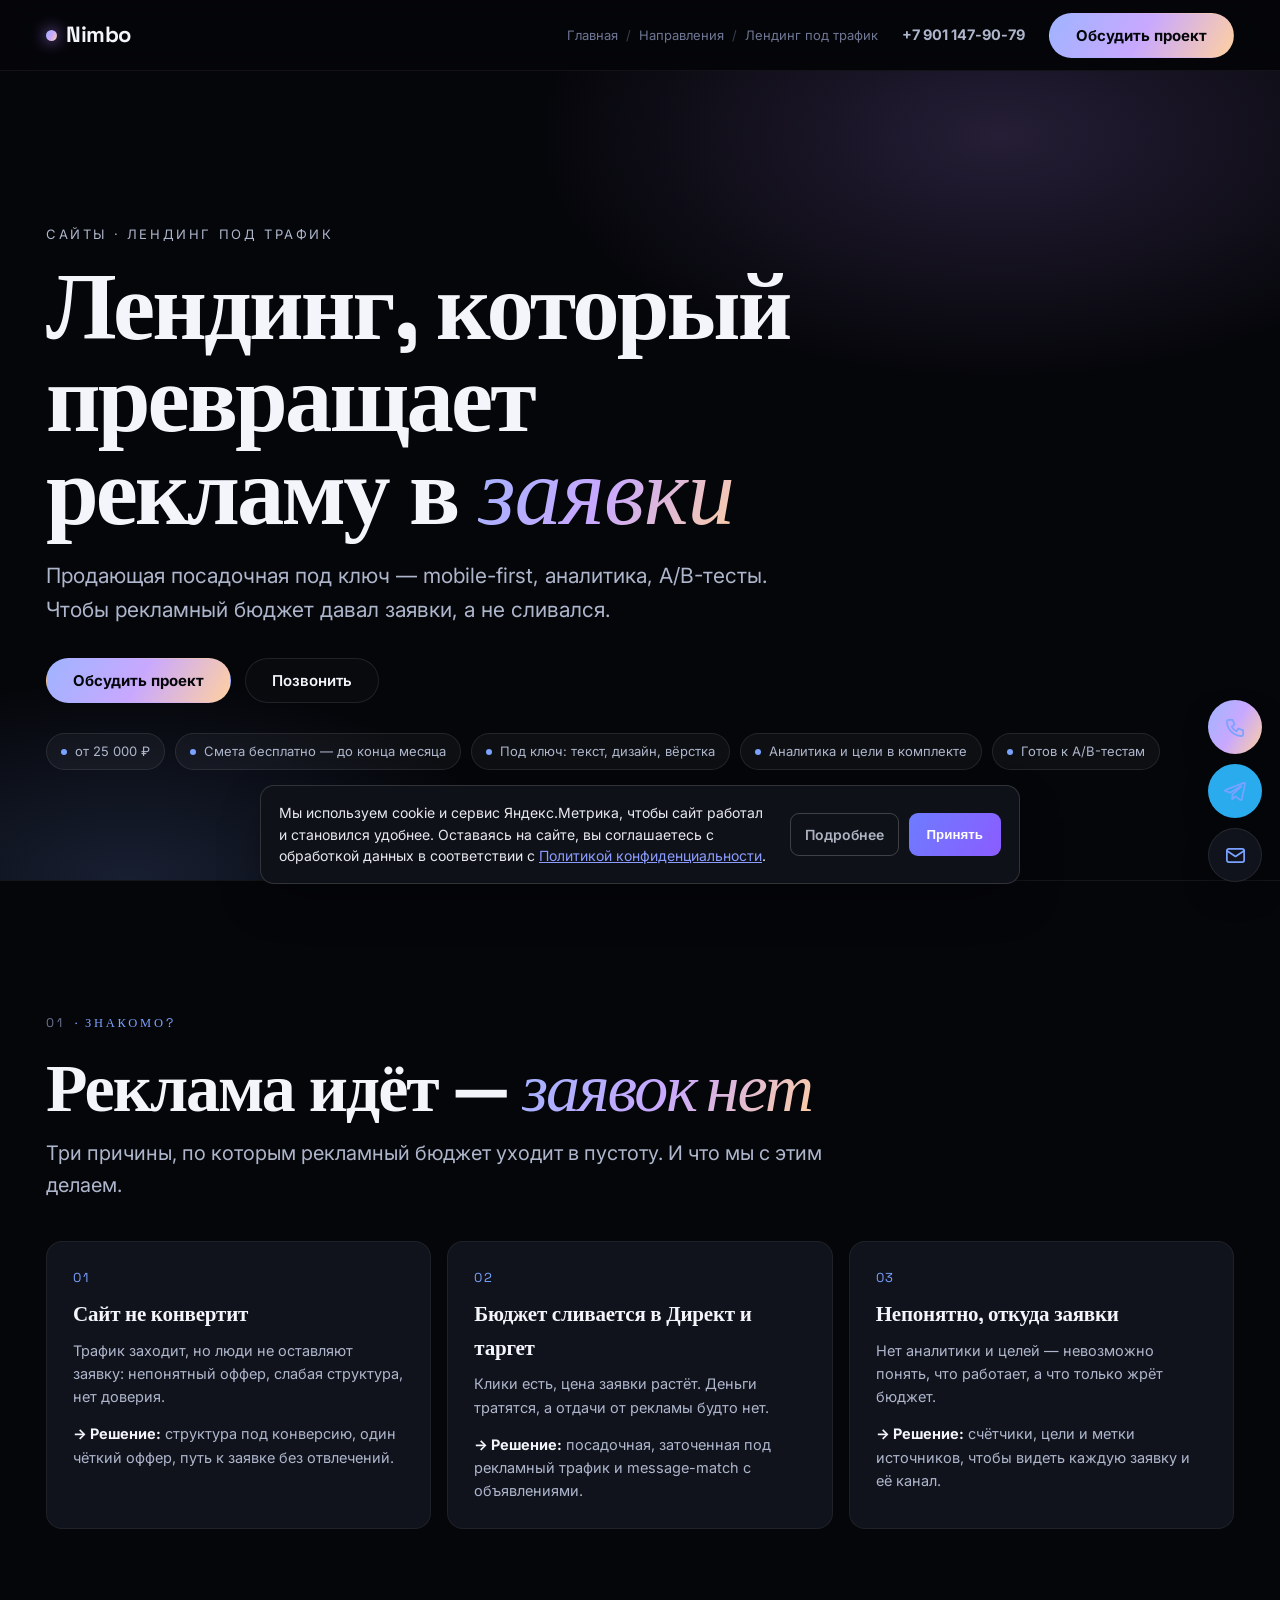
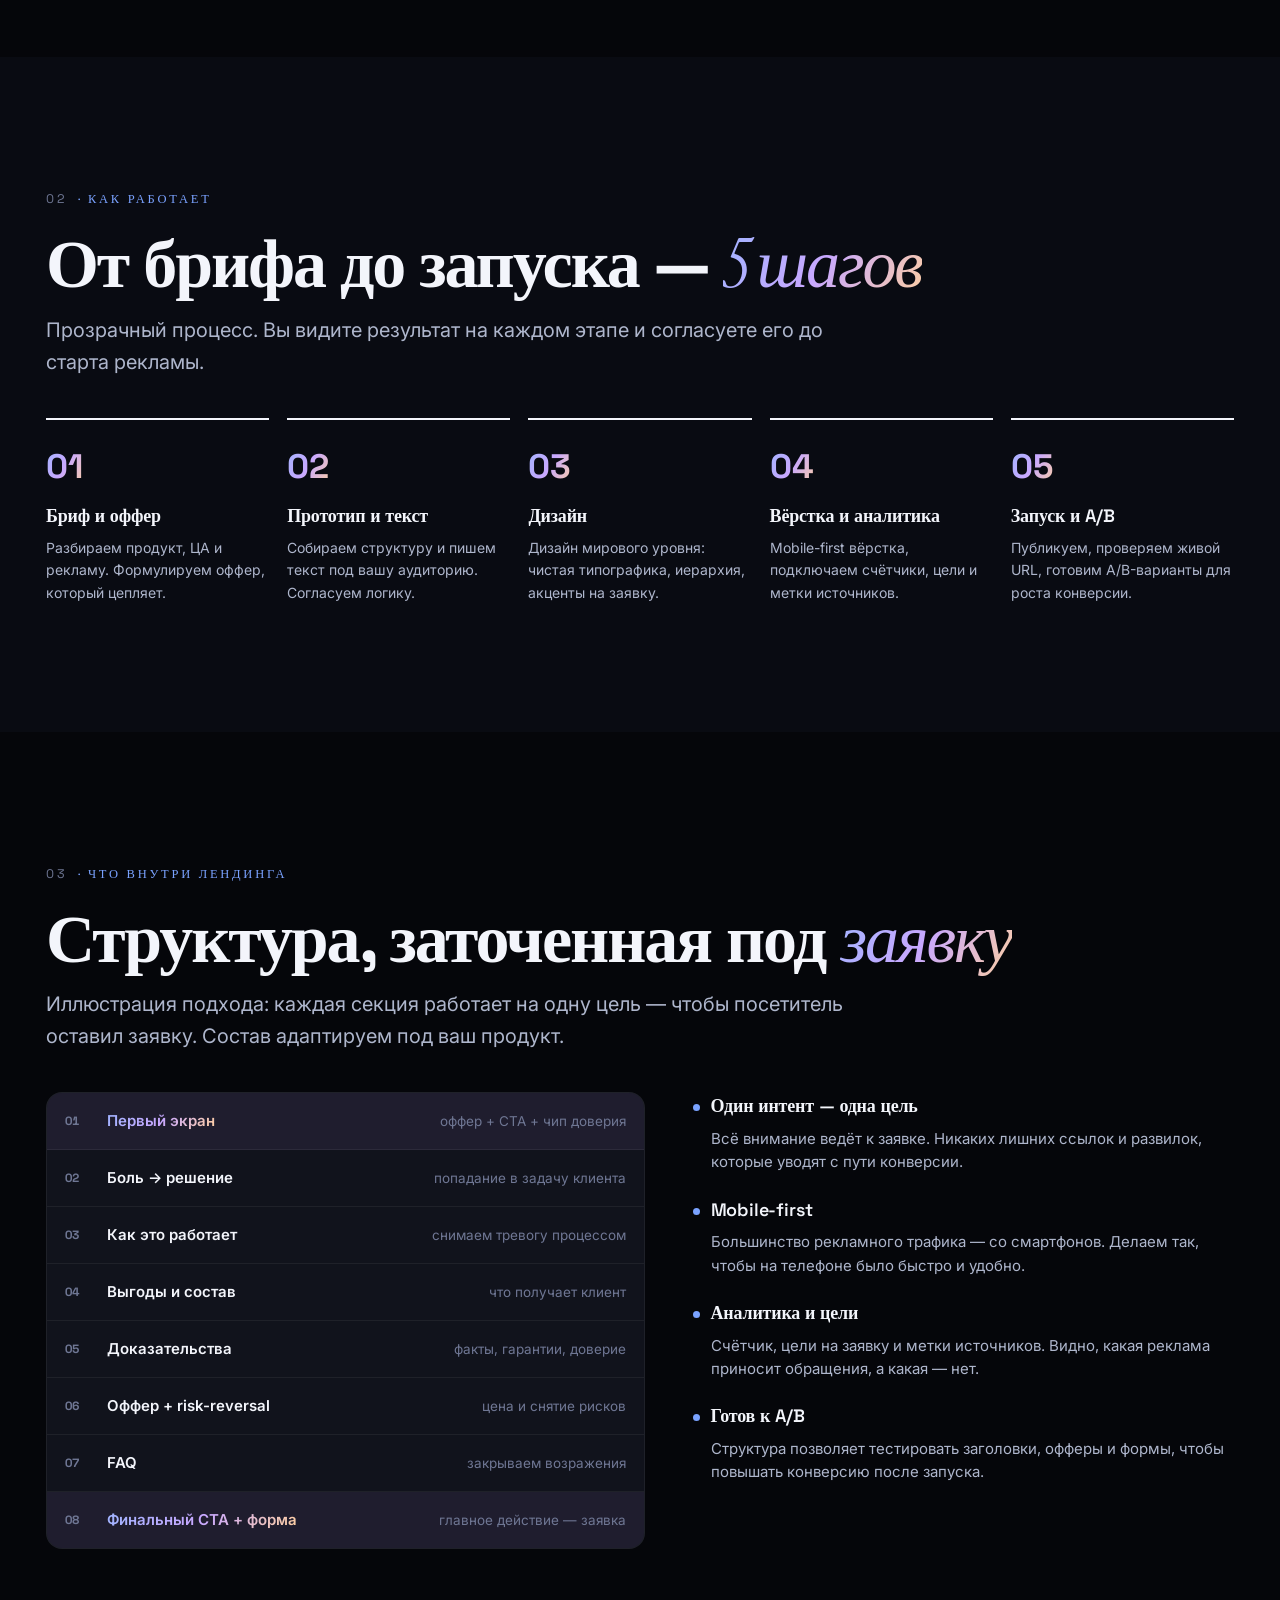
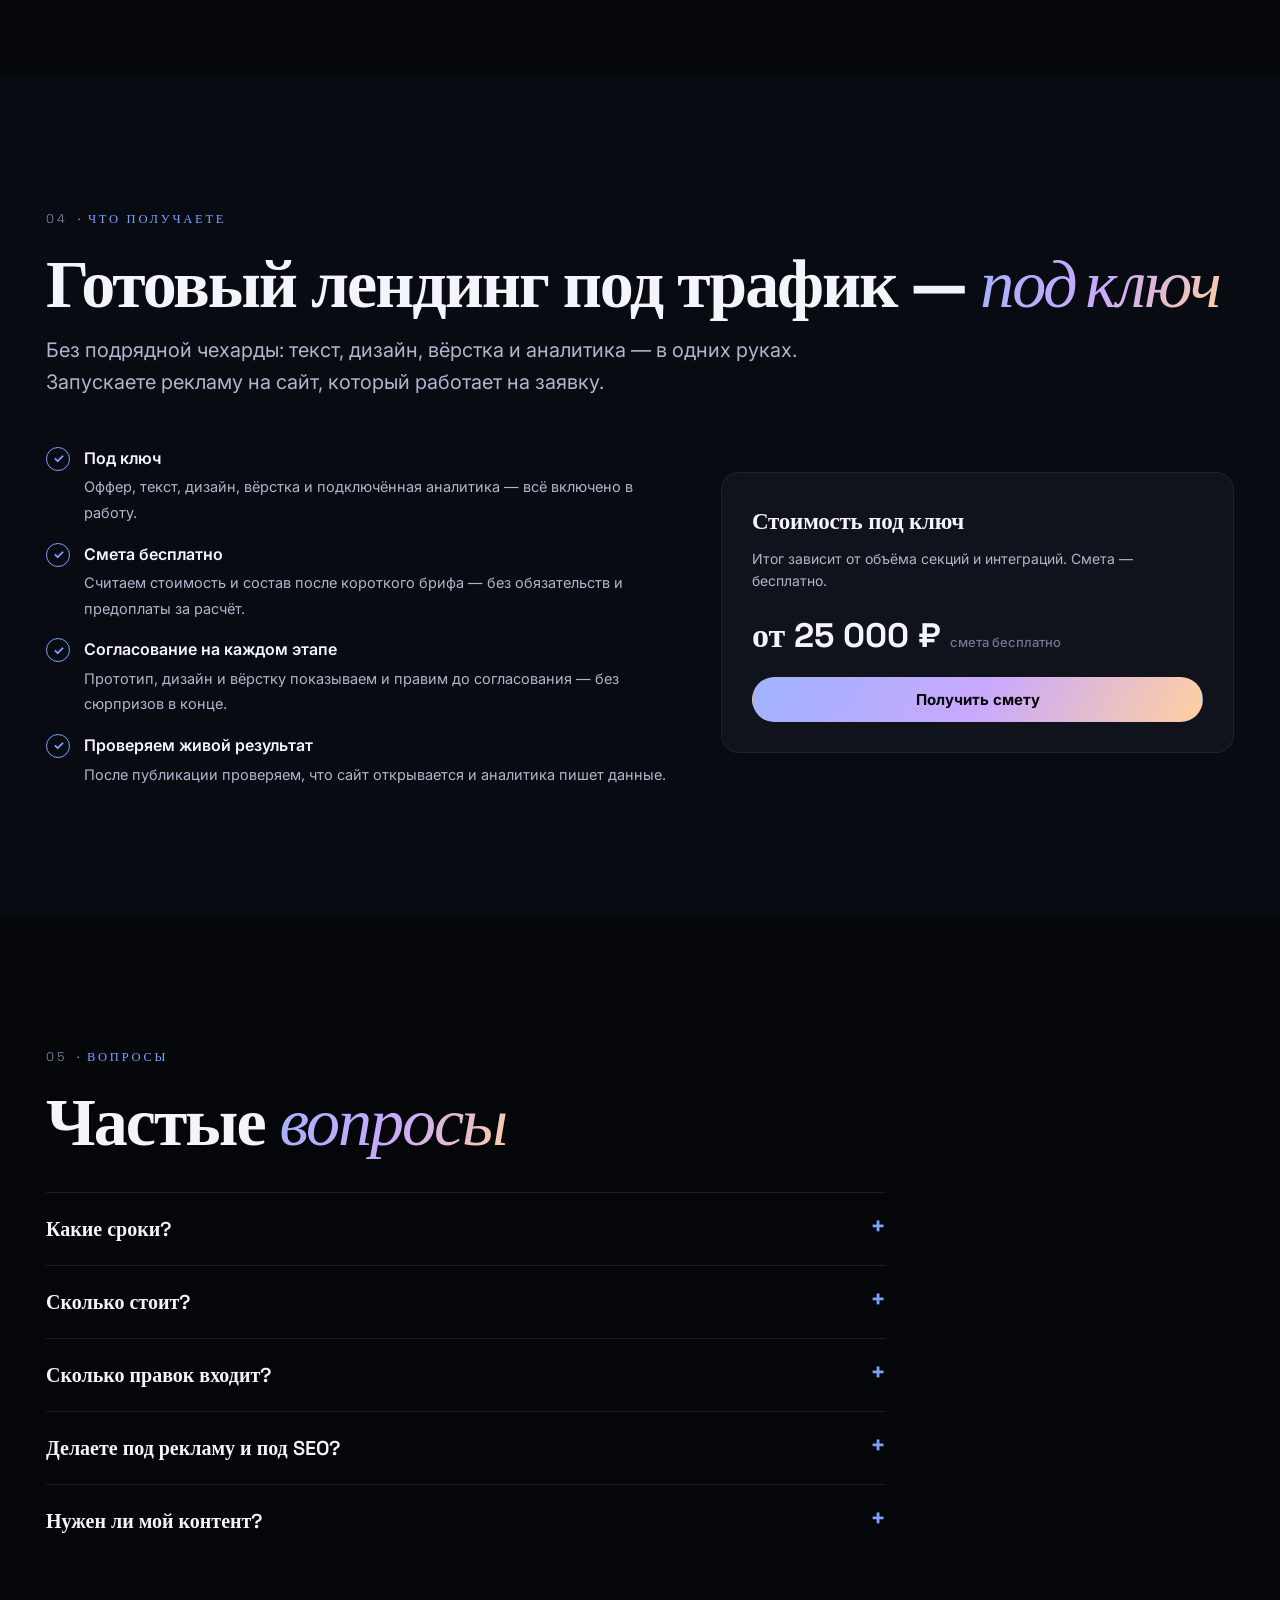
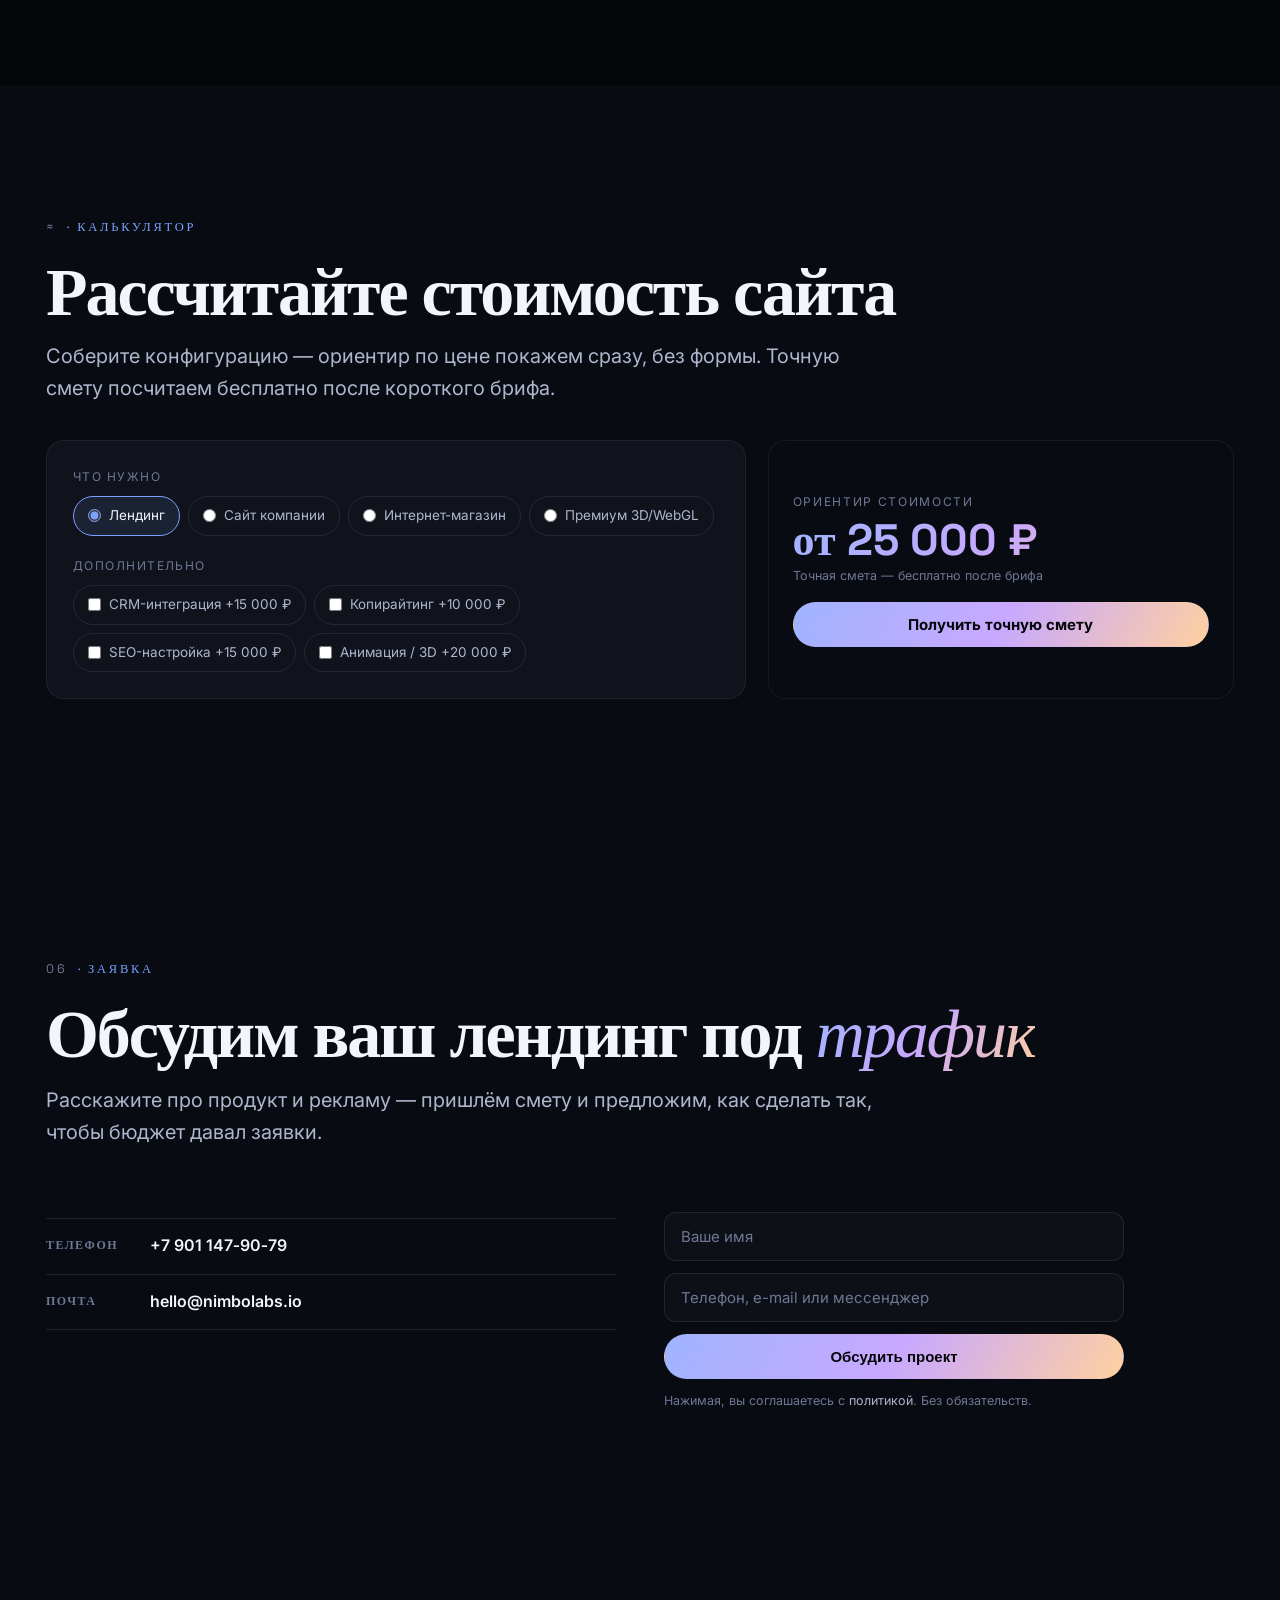
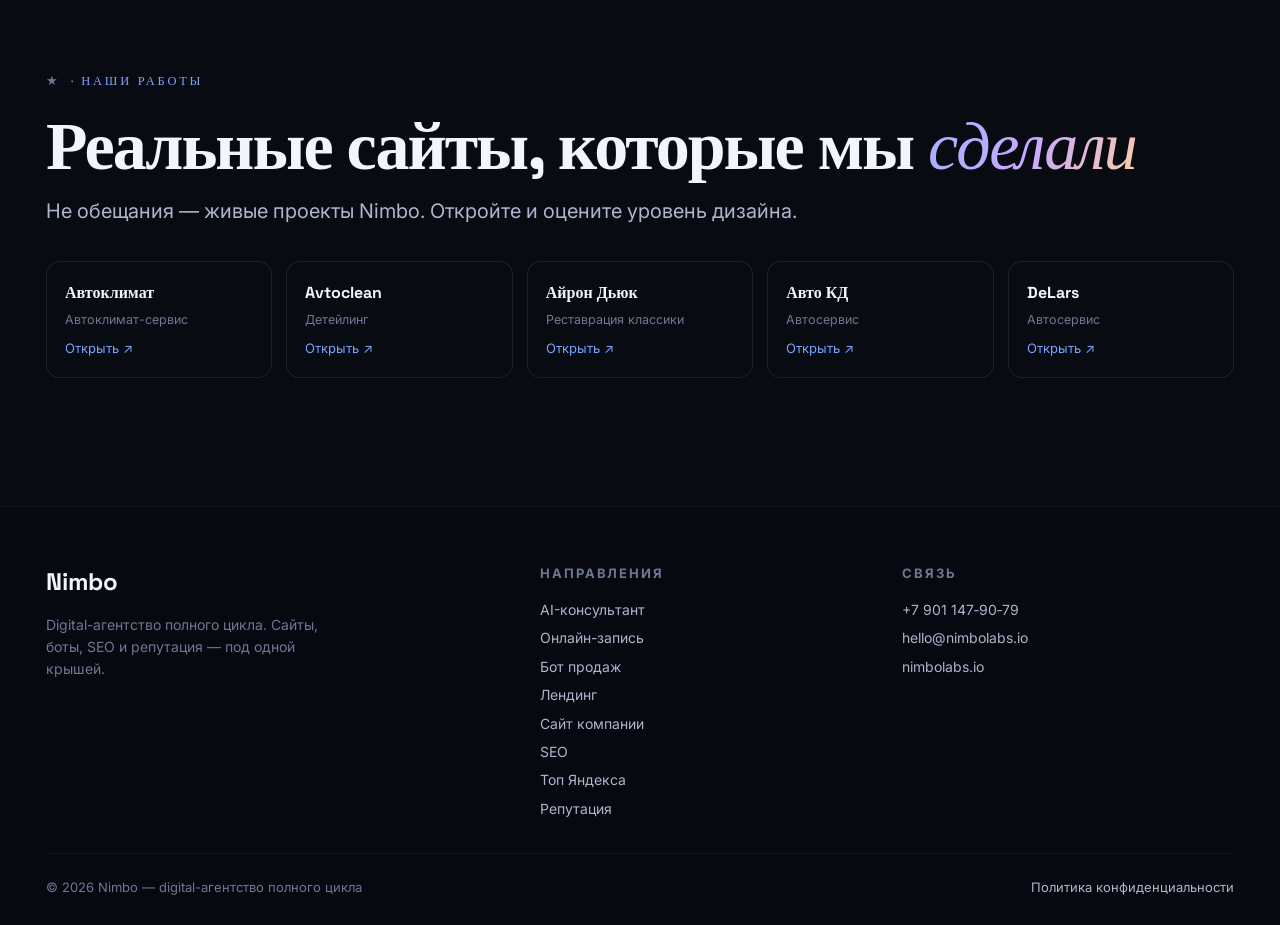
<file: sites/landing/index.html>
<!DOCTYPE html>
<html lang="ru">
<head>
<meta charset="utf-8">
<meta name="viewport" content="width=device-width, initial-scale=1, viewport-fit=cover">
<title>Продающий лендинг под трафик — Nimbo</title>
<meta name="description" content="Лендинг, который превращает рекламу в заявки: mobile-first, аналитика, A/B. Под ключ от 25 000 ₽, бесплатная смета. По всей России.">
<link rel="canonical" href="https://nimbolabs.io/sites/landing/">
<meta name="geo.region" content="RU">
<meta name="geo.placename" content="Россия">
<meta name="theme-color" content="#05060a">

<!-- Open Graph -->
<meta property="og:type" content="website">
<meta property="og:locale" content="ru_RU">
<meta property="og:site_name" content="Nimbo">
<meta property="og:url" content="https://nimbolabs.io/sites/landing/">
<meta property="og:title" content="Лендинг, который превращает рекламу в заявки">
<meta property="og:description" content="Продающая посадочная под ключ: mobile-first, аналитика, A/B-тесты. Чтобы рекламный бюджет давал заявки, а не сливался. От 25 000 ₽.">
<!-- Twitter -->
<meta name="twitter:card" content="summary_large_image">
<meta name="twitter:title" content="Лендинг, который превращает рекламу в заявки">
<meta name="twitter:description" content="Продающая посадочная под ключ: mobile-first, аналитика, A/B-тесты. От 25 000 ₽, смета бесплатно.">

<link rel="stylesheet" href="/assets/nimbo.css">

<!-- JSON-LD: Service -->
<script type="application/ld+json">
{
  "@context": "https://schema.org",
  "@type": "Service",
  "serviceType": "Разработка лендинга под рекламный трафик",
  "name": "Лендинг под трафик под ключ",
  "description": "Продающая посадочная под ключ под рекламный трафик: mobile-first, аналитика, A/B-тесты, цели и счётчики. Чтобы бюджет в Директе и таргете давал заявки.",
  "provider": {
    "@type": "Organization",
    "name": "Nimbo",
    "url": "https://nimbolabs.io/",
    "email": "hello@nimbolabs.io",
    "telephone": "+7 901 147-90-79"
  },
  "areaServed": { "@type": "City", "name": "Москва" },
  "offers": {
    "@type": "Offer",
    "price": "25000",
    "priceCurrency": "RUB",
    "priceSpecification": {
      "@type": "PriceSpecification",
      "price": "25000",
      "priceCurrency": "RUB",
      "valueAddedTaxIncluded": true,
      "description": "от 25 000 ₽, смета бесплатно"
    }
  }
}
</script>
<!-- JSON-LD: BreadcrumbList -->
<script type="application/ld+json">
{
  "@context": "https://schema.org",
  "@type": "BreadcrumbList",
  "itemListElement": [
    { "@type": "ListItem", "position": 1, "name": "Nimbo", "item": "https://nimbolabs.io/" },
    { "@type": "ListItem", "position": 2, "name": "Сайты", "item": "https://nimbolabs.io/sites/" },
    { "@type": "ListItem", "position": 3, "name": "Лендинг под трафик", "item": "https://nimbolabs.io/sites/landing/" }
  ]
}
</script>
<!-- JSON-LD: FAQPage -->
<script type="application/ld+json">
{
  "@context": "https://schema.org",
  "@type": "FAQPage",
  "mainEntity": [
    { "@type": "Question", "name": "Какие сроки?", "acceptedAnswer": { "@type": "Answer", "text": "В среднем от 5 до 10 рабочих дней под ключ — от брифа до запущенного лендинга с подключённой аналитикой. Точные сроки зависят от объёма секций и готовности контента, фиксируем в смете." } },
    { "@type": "Question", "name": "Сколько стоит?", "acceptedAnswer": { "@type": "Answer", "text": "От 25 000 ₽ за лендинг под ключ. Итог зависит от количества секций, A/B-вариантов и интеграций. Смету считаем бесплатно после короткого брифа." } },
    { "@type": "Question", "name": "Сколько правок входит?", "acceptedAnswer": { "@type": "Answer", "text": "В работу входят правки на этапах прототипа, дизайна и вёрстки до согласования. Объём раундов правок фиксируем в смете заранее, чтобы не было сюрпризов." } },
    { "@type": "Question", "name": "Делаете под рекламу и под SEO?", "acceptedAnswer": { "@type": "Answer", "text": "Делаем под рекламный трафик (Директ, таргет) с упором на конверсию и аналитику. Базовое SEO закладываем тоже. Если нужно системное продвижение — это отдельная услуга, подскажем направление." } },
    { "@type": "Question", "name": "Нужен ли мой контент?", "acceptedAnswer": { "@type": "Answer", "text": "Тексты и оффер пишем сами под вашу ЦА на основе брифа. От вас — фактура о продукте, фото/логотип при наличии и доступ к рекламному кабинету для целей. Если контента нет — подскажем, что собрать." } }
  ]
}
</script>

<!-- Яндекс.Метрика -->
<script type="text/javascript">
   (function(m,e,t,r,i,k,a){m[i]=m[i]||function(){(m[i].a=m[i].a||[]).push(arguments)};
   m[i].l=1*new Date();
   for (var j = 0; j < document.scripts.length; j++) {if (document.scripts[j].src === r) { return; }}
   k=e.createElement(t),a=e.getElementsByTagName(t)[0],k.async=1,k.src=r,a.parentNode.insertBefore(k,a)})
   (window, document, "script", "https://mc.yandex.ru/metrika/tag.js", "ym");
   ym(109998862, "init", { clickmap:true, trackLinks:true, accurateTrackBounce:true, webvisor:true });
</script>
<noscript><div><img src="https://mc.yandex.ru/watch/109998862" style="position:absolute; left:-9999px;" alt="" /></div></noscript>
<!-- /Яндекс.Метрика -->

<!-- Уникальный блок: анатомия лендинга (перекрашен под токены nimbo.css) -->
<style>
.anatomy{display:grid;grid-template-columns:1.05fr .95fr;gap:48px;align-items:start;margin-top:40px}
.layers{display:flex;flex-direction:column;border:1px solid var(--line2);border-radius:16px;overflow:hidden;background:var(--card)}
.layer{display:flex;align-items:center;gap:16px;padding:16px 18px;border-bottom:1px solid var(--line2);font-size:15px;transition:background .25s,padding-left .25s;cursor:default}
.layer:last-child{border-bottom:0}
.layer:hover{background:rgba(122,162,255,.06);padding-left:24px}
.layer .ix{font-family:'Space Grotesk';font-size:12px;font-weight:700;color:var(--mut);width:26px;flex:none;font-variant-numeric:tabular-nums}
.layer .lb{font-weight:600;color:var(--ink)}
.layer .ds{color:var(--mut);font-size:13.5px;margin-left:auto;text-align:right;max-width:50%}
.layer.key{background:rgba(183,139,255,.08)}
.layer.key .lb{color:transparent;background:var(--chrome);-webkit-background-clip:text;background-clip:text}
.inside-points{display:flex;flex-direction:column;gap:22px}
.ip h3{font-size:18px;font-weight:600;display:flex;gap:11px;align-items:baseline;letter-spacing:-.01em;color:var(--ink)}
.ip h3::before{content:"";width:7px;height:7px;border-radius:50%;background:var(--a1);flex:none;transform:translateY(-1px)}
.ip p{color:var(--soft);font-size:15px;line-height:1.55;margin-top:6px;padding-left:18px}
.gnt{display:flex;flex-direction:column;gap:16px;margin-top:8px}
.gnt .g{display:flex;gap:14px;align-items:flex-start}
.gnt .g .ck{width:24px;height:24px;flex:none;border:1px solid var(--a1);border-radius:50%;display:grid;place-items:center;color:var(--a1);font-size:13px;font-weight:700;margin-top:1px}
.gnt .g b{display:block;font-size:16px;font-weight:600;margin-bottom:3px;color:var(--ink)}
.gnt .g span{color:var(--soft);font-size:14.5px;line-height:1.5}
.contacts{display:flex;flex-direction:column;gap:2px;margin-top:30px}
.contacts a{display:flex;align-items:center;gap:14px;padding:14px 0;border-top:1px solid var(--line);font-size:16px;font-weight:600;color:var(--ink);transition:color .2s,padding-left .2s}
.contacts a:last-child{border-bottom:1px solid var(--line)}
.contacts a:hover{color:var(--a1);padding-left:6px}
.contacts a .k{font-family:'Space Grotesk';font-size:12px;letter-spacing:.12em;text-transform:uppercase;color:var(--mut);font-weight:600;width:90px;flex:none}
@media(max-width:900px){.anatomy{grid-template-columns:1fr;gap:32px}.layer .ds{display:none}}
</style>
</head>
<body>

<!-- HEADER -->
<header class="nheader"><div class="wrap"><nav>
  <a class="nbrand" href="/"><span class="dot"></span>Nimbo</a>
  <div class="ncrumbs"><a href="/">Главная</a><span class="sep">/</span><a href="/#napravleniya">Направления</a><span class="sep">/</span><span>Лендинг под трафик</span></div>
  <a class="nphone" href="tel:+79011479079">+7&nbsp;901&nbsp;147‑90‑79</a>
  <a class="btn btn-a" href="#zayavka">Обсудить проект</a>
</nav></div></header>

<!-- HERO -->
<section class="nhero"><div class="wrap">
  <div class="eyebrow">Сайты · Лендинг под трафик</div>
  <h1>Лендинг, который превращает рекламу в <em>заявки</em></h1>
  <p class="sub">Продающая посадочная под ключ — mobile-first, аналитика, A/B-тесты. Чтобы рекламный бюджет давал заявки, а не сливался.</p>
  <div class="cta"><a class="btn btn-a" href="#zayavka">Обсудить проект</a><a class="btn btn-g" href="tel:+79011479079">Позвонить</a></div>
  <div class="chips"><span class="chip">от 25 000 ₽</span><span class="chip">Смета бесплатно — до конца месяца</span><span class="chip">Под ключ: текст, дизайн, вёрстка</span><span class="chip">Аналитика и цели в комплекте</span><span class="chip">Готов к A/B-тестам</span></div>
</div></section>

<!-- PAIN → SOLUTION -->
<section><div class="wrap">
  <div class="kick reveal"><span class="num">01</span> · Знакомо?</div>
  <h2 class="h2 reveal">Реклама идёт — <em>заявок нет</em></h2>
  <p class="lead reveal">Три причины, по которым рекламный бюджет уходит в пустоту. И что мы с этим делаем.</p>
  <div class="grid g3 pill-grid reveal">
    <div class="ncard">
      <div class="ix">01</div>
      <h3>Сайт не конвертит</h3>
      <p>Трафик заходит, но люди не оставляют заявку: непонятный оффер, слабая структура, нет доверия.</p>
      <p style="margin-top:14px;color:var(--soft)"><b style="color:var(--ink)">→ Решение:</b> структура под конверсию, один чёткий оффер, путь к заявке без отвлечений.</p>
    </div>
    <div class="ncard">
      <div class="ix">02</div>
      <h3>Бюджет сливается в Директ и таргет</h3>
      <p>Клики есть, цена заявки растёт. Деньги тратятся, а отдачи от рекламы будто нет.</p>
      <p style="margin-top:14px;color:var(--soft)"><b style="color:var(--ink)">→ Решение:</b> посадочная, заточенная под рекламный трафик и message-match с объявлениями.</p>
    </div>
    <div class="ncard">
      <div class="ix">03</div>
      <h3>Непонятно, откуда заявки</h3>
      <p>Нет аналитики и целей — невозможно понять, что работает, а что только жрёт бюджет.</p>
      <p style="margin-top:14px;color:var(--soft)"><b style="color:var(--ink)">→ Решение:</b> счётчики, цели и метки источников, чтобы видеть каждую заявку и её канал.</p>
    </div>
  </div>
</div></section>

<!-- HOW IT WORKS -->
<section class="alt"><div class="wrap">
  <div class="kick reveal"><span class="num">02</span> · Как работает</div>
  <h2 class="h2 reveal">От брифа до запуска — <em>5 шагов</em></h2>
  <p class="lead reveal">Прозрачный процесс. Вы видите результат на каждом этапе и согласуете его до старта рекламы.</p>
  <div class="steps reveal">
    <div class="step"><h3>Бриф и оффер</h3><p>Разбираем продукт, ЦА и рекламу. Формулируем оффер, который цепляет.</p></div>
    <div class="step"><h3>Прототип и текст</h3><p>Собираем структуру и пишем текст под вашу аудиторию. Согласуем логику.</p></div>
    <div class="step"><h3>Дизайн</h3><p>Дизайн мирового уровня: чистая типографика, иерархия, акценты на заявку.</p></div>
    <div class="step"><h3>Вёрстка и аналитика</h3><p>Mobile-first вёрстка, подключаем счётчики, цели и метки источников.</p></div>
    <div class="step"><h3>Запуск и A/B</h3><p>Публикуем, проверяем живой URL, готовим A/B-варианты для роста конверсии.</p></div>
  </div>
</div></section>

<!-- WHAT'S INSIDE -->
<section><div class="wrap">
  <div class="kick reveal"><span class="num">03</span> · Что внутри лендинга</div>
  <h2 class="h2 reveal">Структура, заточенная под <em>заявку</em></h2>
  <p class="lead reveal">Иллюстрация подхода: каждая секция работает на одну цель — чтобы посетитель оставил заявку. Состав адаптируем под ваш продукт.</p>
  <div class="anatomy">
    <div class="layers reveal" aria-label="Анатомия секций лендинга">
      <div class="layer key"><span class="ix">01</span><span class="lb">Первый экран</span><span class="ds">оффер + CTA + чип доверия</span></div>
      <div class="layer"><span class="ix">02</span><span class="lb">Боль → решение</span><span class="ds">попадание в задачу клиента</span></div>
      <div class="layer"><span class="ix">03</span><span class="lb">Как это работает</span><span class="ds">снимаем тревогу процессом</span></div>
      <div class="layer"><span class="ix">04</span><span class="lb">Выгоды и состав</span><span class="ds">что получает клиент</span></div>
      <div class="layer"><span class="ix">05</span><span class="lb">Доказательства</span><span class="ds">факты, гарантии, доверие</span></div>
      <div class="layer"><span class="ix">06</span><span class="lb">Оффер + risk-reversal</span><span class="ds">цена и снятие рисков</span></div>
      <div class="layer"><span class="ix">07</span><span class="lb">FAQ</span><span class="ds">закрываем возражения</span></div>
      <div class="layer key"><span class="ix">08</span><span class="lb">Финальный CTA + форма</span><span class="ds">главное действие — заявка</span></div>
    </div>
    <div class="inside-points reveal">
      <div class="ip"><h3>Один интент — одна цель</h3><p>Всё внимание ведёт к заявке. Никаких лишних ссылок и развилок, которые уводят с пути конверсии.</p></div>
      <div class="ip"><h3>Mobile-first</h3><p>Большинство рекламного трафика — со смартфонов. Делаем так, чтобы на телефоне было быстро и удобно.</p></div>
      <div class="ip"><h3>Аналитика и цели</h3><p>Счётчик, цели на заявку и метки источников. Видно, какая реклама приносит обращения, а какая — нет.</p></div>
      <div class="ip"><h3>Готов к A/B</h3><p>Структура позволяет тестировать заголовки, офферы и формы, чтобы повышать конверсию после запуска.</p></div>
    </div>
  </div>
</div></section>

<!-- OFFER / RISK REVERSAL + PRICE -->
<section class="alt" id="offer"><div class="wrap">
  <div class="kick reveal"><span class="num">04</span> · Что получаете</div>
  <h2 class="h2 reveal">Готовый лендинг под трафик — <em>под ключ</em></h2>
  <p class="lead reveal">Без подрядной чехарды: текст, дизайн, вёрстка и аналитика — в одних руках. Запускаете рекламу на сайт, который работает на заявку.</p>
  <div class="anatomy reveal" style="grid-template-columns:1.1fr .9fr;align-items:center">
    <div class="gnt">
      <div class="g"><span class="ck">✓</span><div><b>Под ключ</b><span>Оффер, текст, дизайн, вёрстка и подключённая аналитика — всё включено в работу.</span></div></div>
      <div class="g"><span class="ck">✓</span><div><b>Смета бесплатно</b><span>Считаем стоимость и состав после короткого брифа — без обязательств и предоплаты за расчёт.</span></div></div>
      <div class="g"><span class="ck">✓</span><div><b>Согласование на каждом этапе</b><span>Прототип, дизайн и вёрстку показываем и правим до согласования — без сюрпризов в конце.</span></div></div>
      <div class="g"><span class="ck">✓</span><div><b>Проверяем живой результат</b><span>После публикации проверяем, что сайт открывается и аналитика пишет данные.</span></div></div>
    </div>
    <div class="price">
      <h3>Стоимость под ключ</h3>
      <p>Итог зависит от объёма секций и интеграций. Смета — бесплатно.</p>
      <div class="amt">от 25 000 ₽ <small>смета бесплатно</small></div>
      <a class="btn btn-a" href="#zayavka">Получить смету</a>
    </div>
  </div>
</div></section>

<!-- FAQ -->
<section><div class="wrap">
  <div class="kick reveal"><span class="num">05</span> · Вопросы</div>
  <h2 class="h2 reveal">Частые <em>вопросы</em></h2>
  <div class="faq reveal">
    <details class="qa"><summary>Какие сроки?</summary><p>В среднем от 5 до 10 рабочих дней под ключ — от брифа до запущенного лендинга с подключённой аналитикой. Точные сроки зависят от объёма секций и готовности контента, фиксируем в смете.</p></details>
    <details class="qa"><summary>Сколько стоит?</summary><p>От 25 000 ₽ за лендинг под ключ. Итог зависит от количества секций, A/B-вариантов и интеграций. Смету считаем бесплатно после короткого брифа.</p></details>
    <details class="qa"><summary>Сколько правок входит?</summary><p>В работу входят правки на этапах прототипа, дизайна и вёрстки до согласования. Объём раундов фиксируем в смете заранее, чтобы не было сюрпризов.</p></details>
    <details class="qa"><summary>Делаете под рекламу и под SEO?</summary><p>Делаем под рекламный трафик (Директ, таргет) с упором на конверсию и аналитику. Базовое SEO закладываем тоже. Если нужно системное продвижение — это отдельная услуга, подскажем направление.</p></details>
    <details class="qa"><summary>Нужен ли мой контент?</summary><p>Тексты и оффер пишем сами под вашу ЦА на основе брифа. От вас — фактура о продукте, фото/логотип при наличии и доступ к рекламному кабинету для целей. Если контента нет — подскажем, что собрать.</p></details>
  </div>
</div></section>

<!-- FORM / FINAL CTA -->
<section class="alt" id="zayavka"><div class="wrap">
  <div class="kick"><span class="num">06</span> · Заявка</div>
  <h2 class="h2">Обсудим ваш лендинг под <em>трафик</em></h2>
  <p class="lead">Расскажите про продукт и рекламу — пришлём смету и предложим, как сделать так, чтобы бюджет давал заявки.</p>
  <div class="anatomy" style="grid-template-columns:1fr 1fr;align-items:start">
    <div>
      <div class="contacts">
        <a href="tel:+79011479079"><span class="k">Телефон</span>+7 901 147‑90‑79</a>
        <a href="mailto:hello@nimbolabs.io"><span class="k">Почта</span>hello@nimbolabs.io</a>
      </div>
    </div>
    <form class="nform" data-lead-slug="sites_landing" action="#" novalidate>
      <input name="name" placeholder="Ваше имя" required>
      <input name="contact" placeholder="Телефон, e-mail или мессенджер" required>
      <input type="hidden" name="utm_source"><input type="hidden" name="utm_medium"><input type="hidden" name="utm_campaign"><input type="hidden" name="utm_content"><input type="hidden" name="utm_term"><input type="hidden" name="lid">
      <input name="website" type="text" tabindex="-1" autocomplete="off" aria-hidden="true" style="position:absolute;left:-9999px;width:0;height:0;opacity:0">
      <button class="btn btn-a" type="submit">Обсудить проект</button>
      <span class="microcopy">Нажимая, вы соглашаетесь с <a href="/privacy/" style="color:var(--soft)">политикой</a>. Без обязательств.</span>
    </form>
  </div>
</div></section>
<script>(function(){var p=new URLSearchParams(location.search);['utm_source','utm_medium','utm_campaign','utm_content','utm_term'].forEach(function(k){var el=document.querySelector('[name='+k+']');if(el)el.value=p.get(k)||'';});try{if(p.get('lid'))ym(109998862,'params',{lid:p.get('lid')});}catch(e){}})();</script>

<!-- FOOTER -->
<footer class="nfooter"><div class="wrap">
  <div class="cols">
    <div><div class="big">Nimbo</div><p style="color:var(--mut);margin-top:12px;max-width:34ch">Digital-агентство полного цикла. Сайты, боты, SEO и репутация — под одной крышей.</p></div>
    <div><h4>Направления</h4><a href="/bots/ai-assistant/">AI-консультант</a><a href="/bots/booking/">Онлайн-запись</a><a href="/bots/sales/">Бот продаж</a><a href="/sites/landing/">Лендинг</a><a href="/sites/corporate/">Сайт компании</a><a href="/seo/promotion/">SEO</a><a href="/seo/top/">Топ Яндекса</a><a href="/reputation/">Репутация</a></div>
    <div><h4>Связь</h4><a href="tel:+79011479079">+7 901 147‑90‑79</a><a href="mailto:hello@nimbolabs.io">hello@nimbolabs.io</a><a href="/">nimbolabs.io</a></div>
  </div>
  <div class="nimbo-credit"><span>© 2026 Nimbo — digital-агентство полного цикла</span><span class="nc-links"><a href="/privacy/">Политика конфиденциальности</a></span></div>
</div></footer>
<div class="ncallbar"><a class="c1" href="#zayavka">Оставить заявку</a><a class="c2" href="tel:+79011479079">Позвонить</a></div>

<script src="/assets/cookie.js" defer></script>
<script>var io=new IntersectionObserver(function(es){es.forEach(function(e){if(e.isIntersecting){e.target.classList.add('in');io.unobserve(e.target);}})},{threshold:.12});document.querySelectorAll('.reveal').forEach(function(el){io.observe(el);});</script>
<script defer src="/assets/lead-submit.js"></script>
</body>
</html>
</file>
<file: assets/nimbo.css>
/* ============================================================
   NIMBO DESIGN SYSTEM — единый стиль всех лендингов nimbolabs.io
   Один источник правды. Лендинги ТОЛЬКО подключают этот файл и
   используют его классы + токены var(--…). Свои цвета НЕ вводить.
   ============================================================ */
@import url('https://fonts.googleapis.com/css2?family=Space+Grotesk:wght@400;500;600;700&family=Instrument+Serif:ital@0;1&family=Inter:wght@400;500;600;700&display=swap');

:root{
  --bg:#05060a; --bg2:#090b12; --panel:#0e1018; --card:#11131c;
  --ink:#f3f5fb; --soft:#aeb6cc; --mut:#6f7794;
  --line:rgba(255,255,255,.09); --line2:rgba(255,255,255,.06);
  --a1:#7aa2ff; --a2:#b78bff; --a3:#ffb877;
  --chrome:linear-gradient(120deg,#9fb4ff,#c8a8ff,#ffd0a0);
  --ok:#7ef0a6; --bad:#ff9090;
  --max:1240px;
}
*{margin:0;box-sizing:border-box}
html{-webkit-text-size-adjust:100%;scroll-behavior:smooth}
body{background:var(--bg);color:var(--ink);font-family:'Inter',system-ui,-apple-system,Segoe UI,sans-serif;line-height:1.6;overflow-x:hidden}
img,video,svg{display:block;max-width:100%}
a{color:inherit;text-decoration:none}
.wrap{max-width:var(--max);margin:0 auto;padding:0 26px}
.gro{font-family:'Space Grotesk',sans-serif}
.serif{font-family:'Instrument Serif',serif;font-weight:400;font-style:italic}
::selection{background:var(--a2);color:#05060a}
:focus-visible{outline:2px solid var(--a1);outline-offset:3px;border-radius:4px}
.gr{background:var(--chrome);-webkit-background-clip:text;background-clip:text;color:transparent}

/* ---------- HEADER (единый на всех страницах) ---------- */
.nheader{position:sticky;top:0;z-index:200;background:rgba(5,6,10,.66);backdrop-filter:blur(16px);border-bottom:1px solid var(--line2)}
.nheader nav{display:flex;align-items:center;gap:24px;height:70px}
.nbrand{font-family:'Space Grotesk';font-weight:700;font-size:22px;letter-spacing:-.02em;display:flex;align-items:center;gap:9px;margin-right:auto}
.nbrand .dot{width:11px;height:11px;border-radius:50%;background:var(--chrome);box-shadow:0 0 16px var(--a2)}
.ncrumbs{display:flex;gap:8px;align-items:center;font-size:13px;color:var(--mut)}
.ncrumbs a:hover{color:var(--ink)}.ncrumbs .sep{opacity:.5}
.nphone{font-weight:700;font-size:14.5px;white-space:nowrap;color:var(--soft)}
.nphone:hover{color:var(--ink)}
@media(max-width:760px){.ncrumbs{display:none}}
@media(max-width:560px){.nheader nav>.btn{display:none}.nphone{margin-left:auto;color:var(--ink)}}

/* ---------- BUTTONS ---------- */
.btn{display:inline-flex;align-items:center;justify-content:center;gap:9px;font-weight:600;font-size:15px;padding:14px 26px;border-radius:100px;transition:transform .25s cubic-bezier(.2,.8,.2,1),box-shadow .25s,background .25s,border-color .25s;border:1px solid transparent;cursor:pointer;white-space:nowrap;line-height:1}
.btn-p{background:#fff;color:#05060a;box-shadow:0 12px 40px -12px rgba(183,139,255,.6)}
.btn-p:hover{transform:translateY(-3px)}
.btn-a{background:var(--chrome);color:#05060a;font-weight:700}
.btn-a:hover{transform:translateY(-3px);box-shadow:0 14px 44px -12px rgba(122,162,255,.55)}
.btn-g{border-color:var(--line);color:var(--ink);background:rgba(255,255,255,.02)}
.btn-g:hover{background:rgba(255,255,255,.06);transform:translateY(-3px);border-color:rgba(255,255,255,.25)}

/* ---------- SECTIONS / TYPO ---------- */
section{position:relative;padding:clamp(64px,10vw,140px) 0}
.kick{display:inline-flex;align-items:center;gap:10px;font-family:'Space Grotesk';font-size:12.5px;letter-spacing:.22em;text-transform:uppercase;color:var(--a1);margin-bottom:20px}
.kick .num{color:var(--mut)}
h1,.h1{font-family:'Space Grotesk';font-weight:700;letter-spacing:-.03em;line-height:.98}
h2,.h2{font-family:'Space Grotesk';font-weight:700;font-size:clamp(30px,5.4vw,68px);line-height:1.02;letter-spacing:-.03em}
h2 em,.h2 em{font-family:'Instrument Serif';font-style:italic;font-weight:400;color:transparent;background:var(--chrome);-webkit-background-clip:text;background-clip:text}
h3{font-family:'Space Grotesk';font-weight:600;letter-spacing:-.01em}
.lead{color:var(--soft);font-size:clamp(15px,1.8vw,20px);max-width:64ch;margin-top:14px}
.eyebrow{display:inline-flex;align-items:center;gap:10px;font-size:13px;letter-spacing:.2em;text-transform:uppercase;color:var(--soft)}

/* ---------- HERO (единый паттерн) ---------- */
.nhero{position:relative;overflow:hidden;border-bottom:1px solid var(--line2);padding:clamp(70px,12vw,150px) 0 clamp(56px,9vw,110px)}
.nhero::before{content:"";position:absolute;inset:0;z-index:0;background:
  radial-gradient(60% 50% at 78% 8%,rgba(183,139,255,.18),transparent 60%),
  radial-gradient(55% 45% at 10% 100%,rgba(122,162,255,.16),transparent 55%)}
.nhero .wrap{position:relative;z-index:1}
.nhero h1{font-size:clamp(38px,7.4vw,96px);text-wrap:balance;margin-top:14px}
.nhero h1 em{font-family:'Instrument Serif';font-style:italic;font-weight:400;text-transform:none;letter-spacing:-.01em;background:var(--chrome);-webkit-background-clip:text;background-clip:text;color:transparent}
.nhero .sub{color:var(--soft);font-size:clamp(16px,2vw,21px);max-width:56ch;margin-top:20px}
.nhero .cta{display:flex;flex-wrap:wrap;gap:14px;margin-top:32px}
.nhero .chips{display:flex;flex-wrap:wrap;gap:10px;margin-top:30px}
.chip{display:inline-flex;align-items:center;gap:8px;font-size:13px;color:var(--soft);background:rgba(255,255,255,.04);border:1px solid var(--line);border-radius:100px;padding:7px 14px}
.chip::before{content:"";width:6px;height:6px;border-radius:50%;background:var(--a1)}
.trust{display:flex;gap:28px;flex-wrap:wrap;margin-top:36px;padding-top:24px;border-top:1px solid var(--line2)}
.trust .t b{display:block;font-family:'Space Grotesk';font-size:clamp(24px,3vw,34px);font-weight:700;line-height:1}
.trust .t span{color:var(--mut);font-size:13px}

/* ---------- GRIDS / CARDS ---------- */
.grid{display:grid;gap:16px}
.g2{grid-template-columns:repeat(2,1fr)}.g3{grid-template-columns:repeat(3,1fr)}.g4{grid-template-columns:repeat(4,1fr)}
.alt{background:var(--bg2)}
.ncard{background:var(--card);border:1px solid var(--line2);border-radius:16px;padding:26px;transition:transform .3s,border-color .3s,background .3s}
.ncard:hover{transform:translateY(-4px);border-color:var(--a1);background:rgba(122,162,255,.05)}
.ncard .ix{font-family:'Space Grotesk';font-size:13px;color:var(--a1);letter-spacing:.12em}
.ncard h3{font-size:21px;margin:8px 0 8px}
.ncard p{color:var(--soft);font-size:14.5px}
/* пилюли/боли */
.pill-grid{display:grid;grid-template-columns:repeat(auto-fit,minmax(240px,1fr));gap:16px;margin-top:40px}
/* шаги */
.steps{display:grid;grid-template-columns:repeat(auto-fit,minmax(200px,1fr));gap:18px;margin-top:40px;counter-reset:st}
.step{padding-top:20px;border-top:2px solid var(--ink);counter-increment:st}
.step::before{content:"0" counter(st);font-family:'Space Grotesk';font-weight:700;font-size:34px;color:transparent;background:var(--chrome);-webkit-background-clip:text;background-clip:text}
.step h3{font-size:18px;margin:8px 0 6px}.step p{color:var(--soft);font-size:14px}
/* цены/пакеты */
.price-grid{display:grid;grid-template-columns:repeat(auto-fit,minmax(260px,1fr));gap:18px;margin-top:40px}
.price{background:var(--card);border:1px solid var(--line2);border-radius:18px;padding:30px;display:flex;flex-direction:column}
.price:hover{border-color:var(--a1)}
.price h3{font-size:23px;margin-bottom:8px}.price p{color:var(--soft);font-size:14px;flex:1}
.price .amt{font-family:'Space Grotesk';font-size:34px;font-weight:700;margin:16px 0 14px}
.price .amt small{font-family:'Inter';font-size:13px;color:var(--mut);font-weight:500}
.price .price-note{color:var(--mut);font-size:13px;margin-top:auto;padding-top:12px}
.price .btn{width:100%}
.price.is-sel{border-color:var(--a1);box-shadow:0 0 0 1px var(--a1),0 16px 40px -18px rgba(122,162,255,.5)}
.price.is-rec{border-color:var(--a2)}
.price.is-rec::after{content:"рекомендуем";position:absolute;top:14px;right:14px;font-size:11px;font-weight:700;color:#05060a;background:var(--chrome);padding:3px 9px;border-radius:100px}
.price{position:relative}

/* ---------- FAQ ---------- */
.faq{max-width:840px;margin-top:34px}
.qa{border-top:1px solid var(--line);padding:20px 0}
.qa summary{font-family:'Space Grotesk';font-size:20px;font-weight:600;cursor:pointer;list-style:none;display:flex;justify-content:space-between;gap:16px;color:var(--ink)}
.qa summary::-webkit-details-marker{display:none}
.qa summary::after{content:"+";color:var(--a1);font-size:26px;line-height:1;transition:.2s}
.qa[open] summary::after{transform:rotate(45deg)}
.qa p{color:var(--soft);margin-top:12px;font-size:15px}

/* ---------- CONTACT / FORM ---------- */
.nform{display:grid;gap:12px;max-width:460px;margin-top:24px}
.nform input,.nform textarea{width:100%;background:var(--panel);border:1px solid var(--line);border-radius:12px;padding:14px 16px;color:var(--ink);font-family:'Inter';font-size:15px;outline:none}
.nform input::placeholder,.nform textarea::placeholder{color:var(--mut)}
.nform input:focus,.nform textarea:focus{border-color:var(--a1)}
.microcopy{color:var(--mut);font-size:12.5px}

/* ---------- FOOTER (единый) ---------- */
.nfooter{background:#070810;border-top:1px solid var(--line2);padding:56px 0 24px;color:var(--soft);font-size:14px}
.nfooter .cols{display:grid;grid-template-columns:1.4fr 1fr 1fr;gap:30px}
.nfooter .big{font-family:'Space Grotesk';font-weight:700;font-size:24px;letter-spacing:-.01em;color:var(--ink)}
.nfooter h4{font-size:13px;text-transform:uppercase;letter-spacing:.14em;color:var(--mut);margin-bottom:12px}
.nfooter a{display:block;padding:3px 0}.nfooter a:hover{color:var(--ink)}
.nimbo-credit{margin-top:30px;padding-top:20px;border-top:1px solid var(--line2);display:flex;justify-content:space-between;gap:14px 26px;flex-wrap:wrap;align-items:center;font-size:13px;color:var(--mut)}
.nimbo-credit a{color:var(--soft)}.nimbo-credit a b{color:var(--a3)}
.nimbo-credit .nc-links{display:flex;gap:20px;flex-wrap:wrap}
@media(max-width:760px){.nfooter .cols{grid-template-columns:1fr 1fr}}

/* ---------- MOBILE CALLBAR ---------- */
.ncallbar{position:fixed;left:0;right:0;bottom:0;z-index:160;display:none;gap:1px;background:var(--line)}
.ncallbar a{flex:1;text-align:center;padding:15px;font-weight:700;font-size:14.5px}
.ncallbar .c1{background:var(--chrome);color:#05060a}.ncallbar .c2{background:var(--panel);color:var(--ink)}
@media(max-width:680px){.ncallbar{display:flex}.nfooter{padding-bottom:84px}}

/* ---------- ICONS (общие для всех лендингов) ---------- */
svg{display:inline-block;vertical-align:middle}
/* УНИВЕРСАЛЬНО: любая инлайн-иконка 24x24 — контур, не чёрная заливка */
svg[viewBox="0 0 24 24"]{width:22px;height:22px;flex:none;fill:none;stroke:currentColor;stroke-width:1.8;stroke-linecap:round;stroke-linejoin:round;color:var(--a1)}
/* доп. контейнеры иконок от разных сборок */
.nico,.dico,.ci,.feat-ic{display:inline-grid;place-items:center;color:var(--a1)}
/* контейнер иконки услуги/преимущества */
.svc-ic,.feat-ic,.ico,.icon-box{width:46px;height:46px;border-radius:13px;display:grid;place-items:center;background:rgba(122,162,255,.1);color:var(--a1);margin-bottom:14px;flex:none}
.svc-ic svg,.feat-ic svg,.ico svg,.icon-box svg{width:24px;height:24px;fill:none;stroke:currentColor;stroke-width:1.8;stroke-linecap:round;stroke-linejoin:round}
/* чек-листы в карточках цен/фич */
.price ul,.checks,.feat ul{list-style:none;margin:0}
.price li,.checks li{display:flex;gap:10px;align-items:flex-start;color:var(--soft);font-size:14.5px;padding:6px 0;line-height:1.45}
.price li>svg,.checks li>svg{width:18px;height:18px;flex:none;margin-top:2px;color:var(--a1);fill:none;stroke:currentColor;stroke-width:2;stroke-linecap:round;stroke-linejoin:round}
/* мелкие иконки в чипах/строках */
.chip svg,.sc-shield svg{width:15px;height:15px;fill:none;stroke:currentColor;stroke-width:1.8;stroke-linecap:round;stroke-linejoin:round}
.sc-shield svg{color:var(--ok)}
.ba-arrow svg{width:26px;height:26px;fill:none;stroke:currentColor;stroke-width:1.8;stroke-linecap:round;stroke-linejoin:round;color:var(--a1)}
/* звёзды-рейтинг — заливка (тёплый акцент) */
.stars svg{width:18px;height:18px;fill:var(--a3);stroke:none}

/* ---------- КАЛЬКУЛЯТОР ---------- */
.calc-wrap{display:grid;grid-template-columns:1.2fr .8fr;gap:22px;margin-top:36px}
.calc-col{background:var(--card);border:1px solid var(--line2);border-radius:18px;padding:26px}
.calc-field{margin-bottom:20px}.calc-field:last-child{margin-bottom:0}
.calc-field>label{display:block;font-size:12px;color:var(--mut);text-transform:uppercase;letter-spacing:.12em;margin-bottom:10px}
.calc-opts{display:flex;flex-wrap:wrap;gap:8px}
.calc-opt{display:inline-flex;align-items:center;gap:8px;border:1px solid var(--line);border-radius:100px;padding:8px 14px;font-size:13.5px;color:var(--soft);cursor:pointer;transition:.2s;user-select:none}
.calc-opt:hover{border-color:var(--a1)}
.calc-opt input{accent-color:var(--a1)}
.calc-opt.on{border-color:var(--a1);background:rgba(122,162,255,.1);color:var(--ink)}
.calc-out{background:var(--bg2);border:1px solid var(--line2);border-radius:18px;padding:24px;display:flex;flex-direction:column;justify-content:center}
.calc-out .lbl{font-size:12px;text-transform:uppercase;letter-spacing:.14em;color:var(--mut)}
.calc-out .amt{font-family:'Space Grotesk';font-size:clamp(28px,4.4vw,44px);font-weight:700;margin:6px 0 4px;background:var(--chrome);-webkit-background-clip:text;background-clip:text;color:transparent;line-height:1}
.calc-out .note{color:var(--mut);font-size:12.5px;margin:0 0 16px}
@media(max-width:760px){.calc-wrap{grid-template-columns:1fr}}

/* ---------- FLOATING CONTACT (на всех страницах) ---------- */
.nfab{position:fixed;right:18px;bottom:18px;z-index:150;display:flex;flex-direction:column;gap:10px}
.nfab a{width:54px;height:54px;border-radius:50%;display:grid;place-items:center;box-shadow:0 14px 34px -12px rgba(0,0,0,.6);transition:transform .2s}
.nfab a:hover{transform:translateY(-3px)}
.nfab .call{background:var(--chrome);color:#05060a}
.nfab .tg{background:#2AABEE;color:#fff}
.nfab .write{background:var(--card);color:var(--ink);border:1px solid var(--line)}
.nfab svg{width:23px;height:23px;fill:none;stroke:currentColor;stroke-width:1.8;stroke-linecap:round;stroke-linejoin:round}
@media(max-width:680px){.nfab{display:none}}
/* ---------- PROOF STRIP (реальные работы) ---------- */
.proof .pf-grid{display:grid;grid-template-columns:repeat(5,1fr);gap:14px;margin-top:34px}
.proof .pf{display:flex;flex-direction:column;gap:5px;padding:18px;border:1px solid var(--line);border-radius:14px;background:var(--bg2);transition:.25s}
.proof .pf:hover{border-color:var(--a1);transform:translateY(-3px)}
.proof .pf b{font-family:'Space Grotesk';font-size:16px}
.proof .pf span{color:var(--mut);font-size:12.5px}
.proof .pf .ar{color:var(--a1);font-size:13px;margin-top:3px}
@media(max-width:900px){.proof .pf-grid{grid-template-columns:repeat(2,1fr)}}
@media(max-width:520px){.proof .pf-grid{grid-template-columns:1fr}}

/* ---------- REVEAL ---------- */
.reveal{opacity:0;transform:translateY(22px);transition:opacity .7s,transform .7s}
.reveal.in{opacity:1;transform:none}
@media(prefers-reduced-motion:reduce){.reveal{opacity:1;transform:none;transition:none}}

/* responsive grids */
@media(max-width:900px){.g4{grid-template-columns:repeat(2,1fr)}.g3{grid-template-columns:1fr}}
@media(max-width:640px){.g2,.g4{grid-template-columns:1fr}}
</file>
